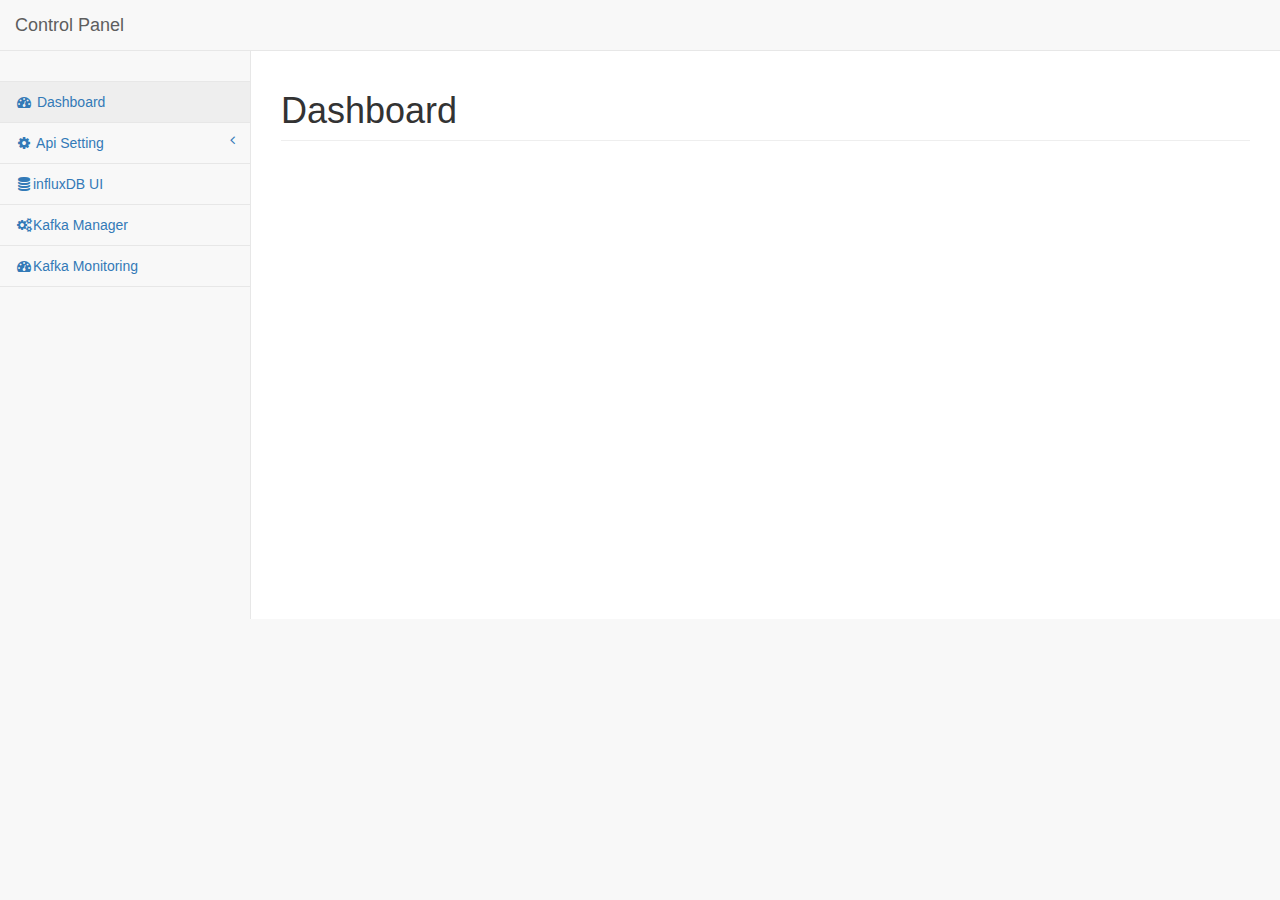
<file: WebContent/index.html>
<!DOCTYPE html>
<html>
<head>
<meta http-equiv="refresh" content="0;url=pages/index.html">
<title>SB Admin 2</title>
<script language="javascript">
    window.location.href = "pages/index.html"
</script>
</head>
<body>
Go to <a href="pages/index.html">/pages/index.html</a>
</body>
</html>
</file>
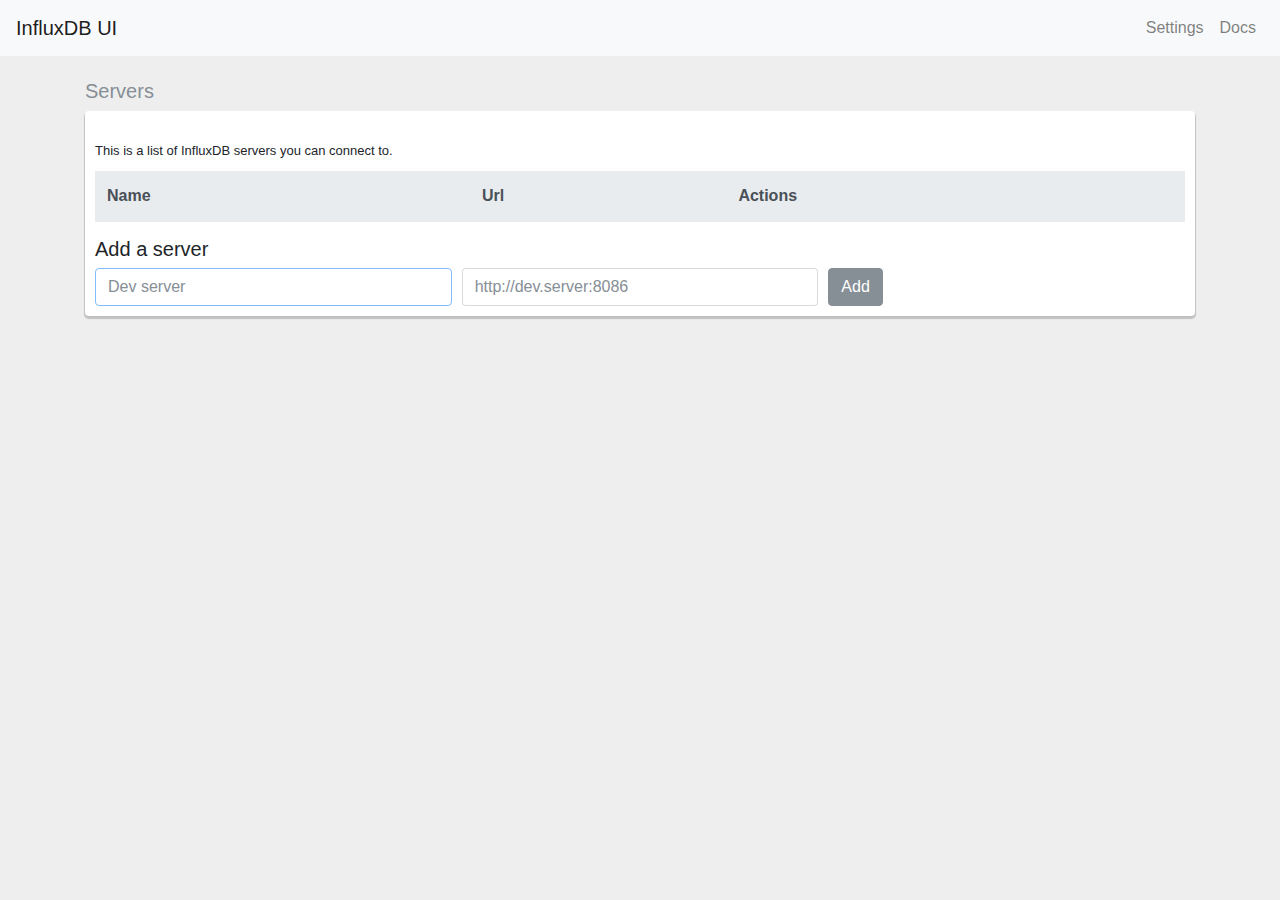
<file: WebContent/influxdbUi/index.html>
<!DOCTYPE html><html lang="en"><head><meta charset="utf-8"><meta name="viewport" content="width=device-width,initial-scale=1,shrink-to-fit=no"><meta name="theme-color" content="#000000"><link rel="manifest" href="./manifest.json"><link rel="shortcut icon" href="./favicon.ico"><title>InfluxDB UI</title><link href="./static/css/main.0aa6a088.css" rel="stylesheet"></head><body><noscript>You need to enable JavaScript to run this app.</noscript><div id="root"></div><script type="text/javascript" src="./static/js/main.c1daf628.js"></script></body></html>
</file>
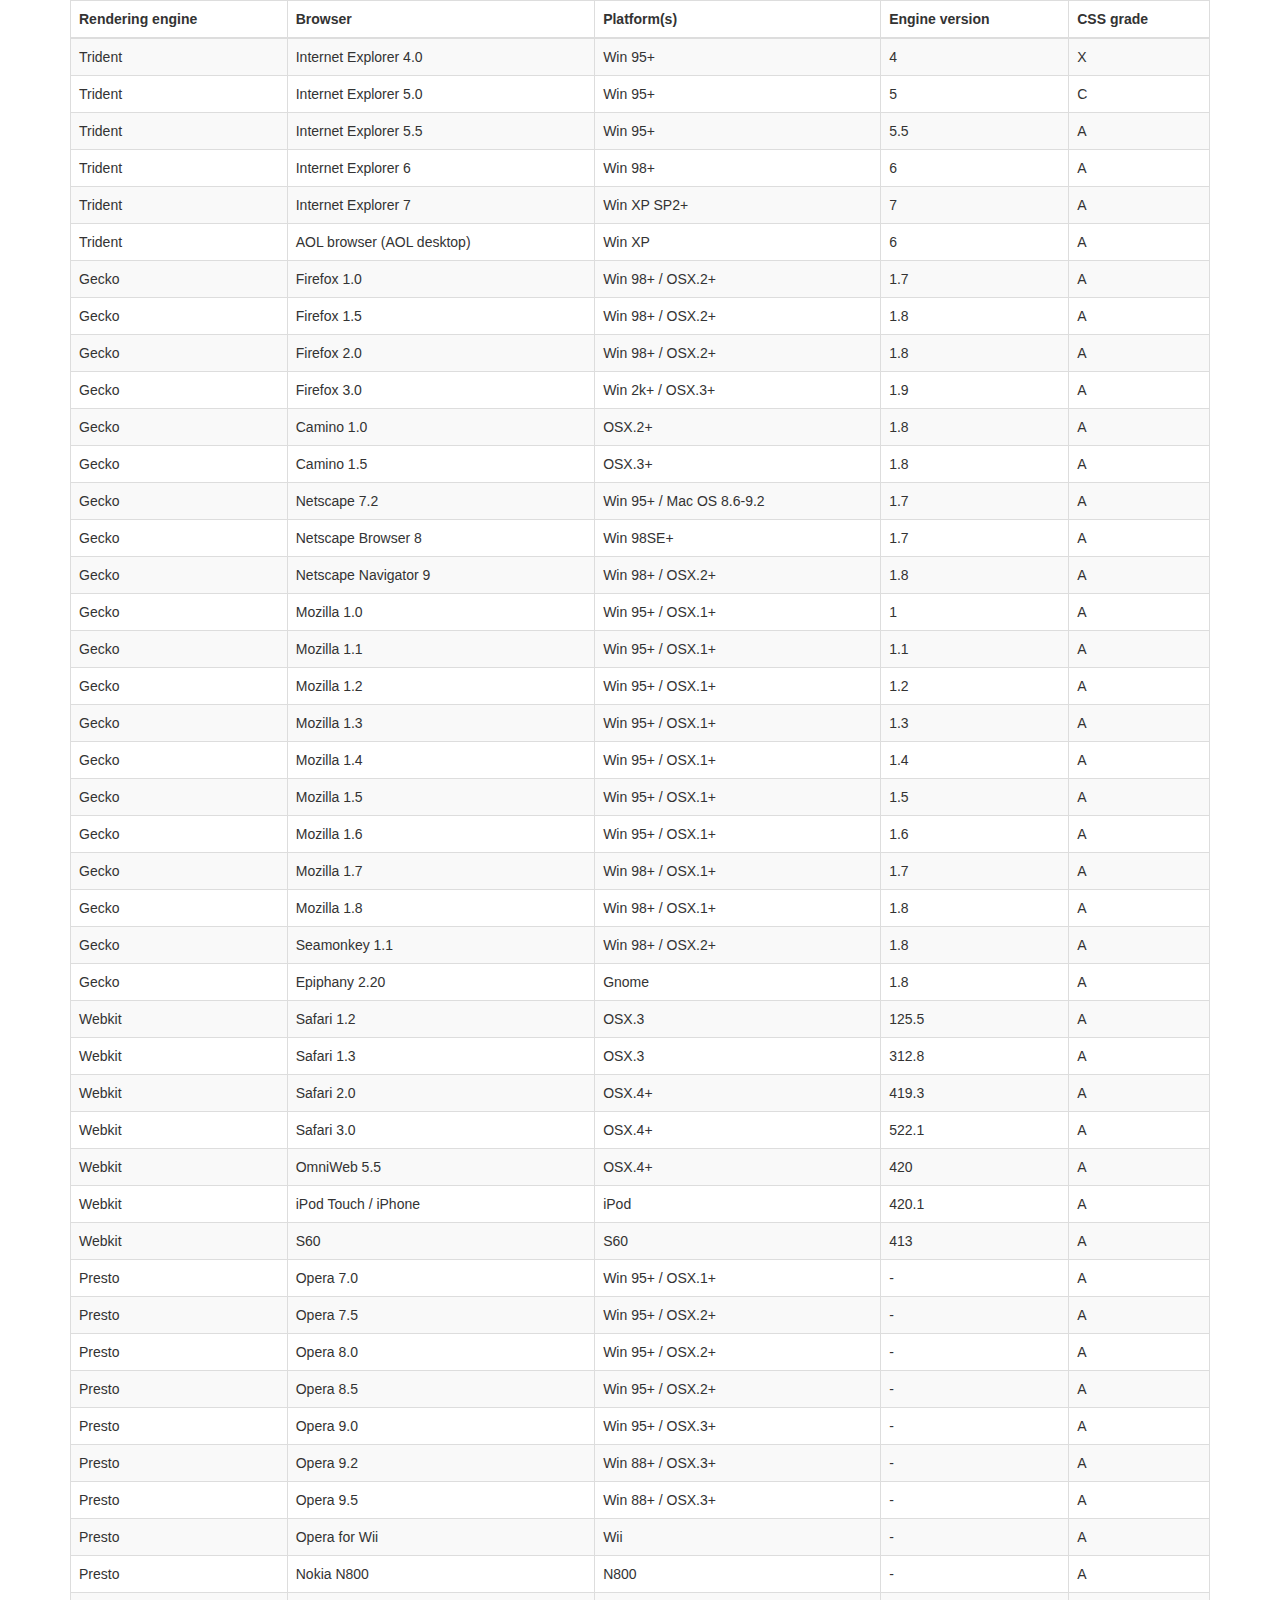
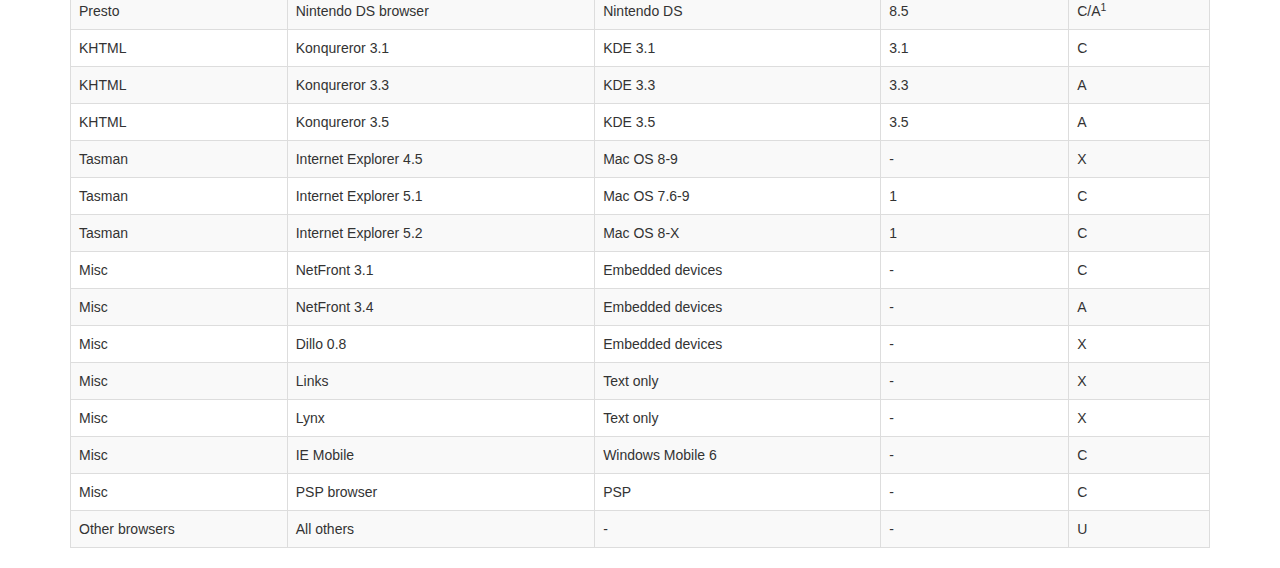
<file: WebContent/vendor/datatables-plugins/index.html>
<!DOCTYPE HTML PUBLIC "-//W3C//DTD HTML 4.01//EN" "http://www.w3.org/TR/html4/strict.dtd">
<html>
	<head>
		<meta http-equiv="content-type" content="text/html; charset=utf-8" />
		
		<title>DataTables Bootstrap 3 example</title>

		<link rel="stylesheet" type="text/css" href="//maxcdn.bootstrapcdn.com/bootstrap/3.3.0/css/bootstrap.min.css">
		<link rel="stylesheet" type="text/css" href="dataTables.bootstrap.css">

		<script type="text/javascript" language="javascript" src="//code.jquery.com/jquery-1.11.1.min.js"></script>
		<script type="text/javascript" language="javascript" src="//cdn.datatables.net/1.10.3/js/jquery.dataTables.min.js"></script>
		<script type="text/javascript" language="javascript" src="dataTables.bootstrap.js"></script>
		<script type="text/javascript" charset="utf-8">
			$(document).ready(function() {
				$('#example').dataTable();
			} );
		</script>
	</head>
	<body>
		<div class="container">
			
<table cellpadding="0" cellspacing="0" border="0" class="table table-striped table-bordered" id="example">
	<thead>
		<tr>
			<th>Rendering engine</th>
			<th>Browser</th>
			<th>Platform(s)</th>
			<th>Engine version</th>
			<th>CSS grade</th>
		</tr>
	</thead>
	<tbody>
		<tr class="odd gradeX">
			<td>Trident</td>
			<td>Internet
				 Explorer 4.0</td>
			<td>Win 95+</td>
			<td class="center"> 4</td>
			<td class="center">X</td>
		</tr>
		<tr class="even gradeC">
			<td>Trident</td>
			<td>Internet
				 Explorer 5.0</td>
			<td>Win 95+</td>
			<td class="center">5</td>
			<td class="center">C</td>
		</tr>
		<tr class="odd gradeA">
			<td>Trident</td>
			<td>Internet
				 Explorer 5.5</td>
			<td>Win 95+</td>
			<td class="center">5.5</td>
			<td class="center">A</td>
		</tr>
		<tr class="even gradeA">
			<td>Trident</td>
			<td>Internet
				 Explorer 6</td>
			<td>Win 98+</td>
			<td class="center">6</td>
			<td class="center">A</td>
		</tr>
		<tr class="odd gradeA">
			<td>Trident</td>
			<td>Internet Explorer 7</td>
			<td>Win XP SP2+</td>
			<td class="center">7</td>
			<td class="center">A</td>
		</tr>
		<tr class="even gradeA">
			<td>Trident</td>
			<td>AOL browser (AOL desktop)</td>
			<td>Win XP</td>
			<td class="center">6</td>
			<td class="center">A</td>
		</tr>
		<tr class="gradeA">
			<td>Gecko</td>
			<td>Firefox 1.0</td>
			<td>Win 98+ / OSX.2+</td>
			<td class="center">1.7</td>
			<td class="center">A</td>
		</tr>
		<tr class="gradeA">
			<td>Gecko</td>
			<td>Firefox 1.5</td>
			<td>Win 98+ / OSX.2+</td>
			<td class="center">1.8</td>
			<td class="center">A</td>
		</tr>
		<tr class="gradeA">
			<td>Gecko</td>
			<td>Firefox 2.0</td>
			<td>Win 98+ / OSX.2+</td>
			<td class="center">1.8</td>
			<td class="center">A</td>
		</tr>
		<tr class="gradeA">
			<td>Gecko</td>
			<td>Firefox 3.0</td>
			<td>Win 2k+ / OSX.3+</td>
			<td class="center">1.9</td>
			<td class="center">A</td>
		</tr>
		<tr class="gradeA">
			<td>Gecko</td>
			<td>Camino 1.0</td>
			<td>OSX.2+</td>
			<td class="center">1.8</td>
			<td class="center">A</td>
		</tr>
		<tr class="gradeA">
			<td>Gecko</td>
			<td>Camino 1.5</td>
			<td>OSX.3+</td>
			<td class="center">1.8</td>
			<td class="center">A</td>
		</tr>
		<tr class="gradeA">
			<td>Gecko</td>
			<td>Netscape 7.2</td>
			<td>Win 95+ / Mac OS 8.6-9.2</td>
			<td class="center">1.7</td>
			<td class="center">A</td>
		</tr>
		<tr class="gradeA">
			<td>Gecko</td>
			<td>Netscape Browser 8</td>
			<td>Win 98SE+</td>
			<td class="center">1.7</td>
			<td class="center">A</td>
		</tr>
		<tr class="gradeA">
			<td>Gecko</td>
			<td>Netscape Navigator 9</td>
			<td>Win 98+ / OSX.2+</td>
			<td class="center">1.8</td>
			<td class="center">A</td>
		</tr>
		<tr class="gradeA">
			<td>Gecko</td>
			<td>Mozilla 1.0</td>
			<td>Win 95+ / OSX.1+</td>
			<td class="center">1</td>
			<td class="center">A</td>
		</tr>
		<tr class="gradeA">
			<td>Gecko</td>
			<td>Mozilla 1.1</td>
			<td>Win 95+ / OSX.1+</td>
			<td class="center">1.1</td>
			<td class="center">A</td>
		</tr>
		<tr class="gradeA">
			<td>Gecko</td>
			<td>Mozilla 1.2</td>
			<td>Win 95+ / OSX.1+</td>
			<td class="center">1.2</td>
			<td class="center">A</td>
		</tr>
		<tr class="gradeA">
			<td>Gecko</td>
			<td>Mozilla 1.3</td>
			<td>Win 95+ / OSX.1+</td>
			<td class="center">1.3</td>
			<td class="center">A</td>
		</tr>
		<tr class="gradeA">
			<td>Gecko</td>
			<td>Mozilla 1.4</td>
			<td>Win 95+ / OSX.1+</td>
			<td class="center">1.4</td>
			<td class="center">A</td>
		</tr>
		<tr class="gradeA">
			<td>Gecko</td>
			<td>Mozilla 1.5</td>
			<td>Win 95+ / OSX.1+</td>
			<td class="center">1.5</td>
			<td class="center">A</td>
		</tr>
		<tr class="gradeA">
			<td>Gecko</td>
			<td>Mozilla 1.6</td>
			<td>Win 95+ / OSX.1+</td>
			<td class="center">1.6</td>
			<td class="center">A</td>
		</tr>
		<tr class="gradeA">
			<td>Gecko</td>
			<td>Mozilla 1.7</td>
			<td>Win 98+ / OSX.1+</td>
			<td class="center">1.7</td>
			<td class="center">A</td>
		</tr>
		<tr class="gradeA">
			<td>Gecko</td>
			<td>Mozilla 1.8</td>
			<td>Win 98+ / OSX.1+</td>
			<td class="center">1.8</td>
			<td class="center">A</td>
		</tr>
		<tr class="gradeA">
			<td>Gecko</td>
			<td>Seamonkey 1.1</td>
			<td>Win 98+ / OSX.2+</td>
			<td class="center">1.8</td>
			<td class="center">A</td>
		</tr>
		<tr class="gradeA">
			<td>Gecko</td>
			<td>Epiphany 2.20</td>
			<td>Gnome</td>
			<td class="center">1.8</td>
			<td class="center">A</td>
		</tr>
		<tr class="gradeA">
			<td>Webkit</td>
			<td>Safari 1.2</td>
			<td>OSX.3</td>
			<td class="center">125.5</td>
			<td class="center">A</td>
		</tr>
		<tr class="gradeA">
			<td>Webkit</td>
			<td>Safari 1.3</td>
			<td>OSX.3</td>
			<td class="center">312.8</td>
			<td class="center">A</td>
		</tr>
		<tr class="gradeA">
			<td>Webkit</td>
			<td>Safari 2.0</td>
			<td>OSX.4+</td>
			<td class="center">419.3</td>
			<td class="center">A</td>
		</tr>
		<tr class="gradeA">
			<td>Webkit</td>
			<td>Safari 3.0</td>
			<td>OSX.4+</td>
			<td class="center">522.1</td>
			<td class="center">A</td>
		</tr>
		<tr class="gradeA">
			<td>Webkit</td>
			<td>OmniWeb 5.5</td>
			<td>OSX.4+</td>
			<td class="center">420</td>
			<td class="center">A</td>
		</tr>
		<tr class="gradeA">
			<td>Webkit</td>
			<td>iPod Touch / iPhone</td>
			<td>iPod</td>
			<td class="center">420.1</td>
			<td class="center">A</td>
		</tr>
		<tr class="gradeA">
			<td>Webkit</td>
			<td>S60</td>
			<td>S60</td>
			<td class="center">413</td>
			<td class="center">A</td>
		</tr>
		<tr class="gradeA">
			<td>Presto</td>
			<td>Opera 7.0</td>
			<td>Win 95+ / OSX.1+</td>
			<td class="center">-</td>
			<td class="center">A</td>
		</tr>
		<tr class="gradeA">
			<td>Presto</td>
			<td>Opera 7.5</td>
			<td>Win 95+ / OSX.2+</td>
			<td class="center">-</td>
			<td class="center">A</td>
		</tr>
		<tr class="gradeA">
			<td>Presto</td>
			<td>Opera 8.0</td>
			<td>Win 95+ / OSX.2+</td>
			<td class="center">-</td>
			<td class="center">A</td>
		</tr>
		<tr class="gradeA">
			<td>Presto</td>
			<td>Opera 8.5</td>
			<td>Win 95+ / OSX.2+</td>
			<td class="center">-</td>
			<td class="center">A</td>
		</tr>
		<tr class="gradeA">
			<td>Presto</td>
			<td>Opera 9.0</td>
			<td>Win 95+ / OSX.3+</td>
			<td class="center">-</td>
			<td class="center">A</td>
		</tr>
		<tr class="gradeA">
			<td>Presto</td>
			<td>Opera 9.2</td>
			<td>Win 88+ / OSX.3+</td>
			<td class="center">-</td>
			<td class="center">A</td>
		</tr>
		<tr class="gradeA">
			<td>Presto</td>
			<td>Opera 9.5</td>
			<td>Win 88+ / OSX.3+</td>
			<td class="center">-</td>
			<td class="center">A</td>
		</tr>
		<tr class="gradeA">
			<td>Presto</td>
			<td>Opera for Wii</td>
			<td>Wii</td>
			<td class="center">-</td>
			<td class="center">A</td>
		</tr>
		<tr class="gradeA">
			<td>Presto</td>
			<td>Nokia N800</td>
			<td>N800</td>
			<td class="center">-</td>
			<td class="center">A</td>
		</tr>
		<tr class="gradeA">
			<td>Presto</td>
			<td>Nintendo DS browser</td>
			<td>Nintendo DS</td>
			<td class="center">8.5</td>
			<td class="center">C/A<sup>1</sup></td>
		</tr>
		<tr class="gradeC">
			<td>KHTML</td>
			<td>Konqureror 3.1</td>
			<td>KDE 3.1</td>
			<td class="center">3.1</td>
			<td class="center">C</td>
		</tr>
		<tr class="gradeA">
			<td>KHTML</td>
			<td>Konqureror 3.3</td>
			<td>KDE 3.3</td>
			<td class="center">3.3</td>
			<td class="center">A</td>
		</tr>
		<tr class="gradeA">
			<td>KHTML</td>
			<td>Konqureror 3.5</td>
			<td>KDE 3.5</td>
			<td class="center">3.5</td>
			<td class="center">A</td>
		</tr>
		<tr class="gradeX">
			<td>Tasman</td>
			<td>Internet Explorer 4.5</td>
			<td>Mac OS 8-9</td>
			<td class="center">-</td>
			<td class="center">X</td>
		</tr>
		<tr class="gradeC">
			<td>Tasman</td>
			<td>Internet Explorer 5.1</td>
			<td>Mac OS 7.6-9</td>
			<td class="center">1</td>
			<td class="center">C</td>
		</tr>
		<tr class="gradeC">
			<td>Tasman</td>
			<td>Internet Explorer 5.2</td>
			<td>Mac OS 8-X</td>
			<td class="center">1</td>
			<td class="center">C</td>
		</tr>
		<tr class="gradeA">
			<td>Misc</td>
			<td>NetFront 3.1</td>
			<td>Embedded devices</td>
			<td class="center">-</td>
			<td class="center">C</td>
		</tr>
		<tr class="gradeA">
			<td>Misc</td>
			<td>NetFront 3.4</td>
			<td>Embedded devices</td>
			<td class="center">-</td>
			<td class="center">A</td>
		</tr>
		<tr class="gradeX">
			<td>Misc</td>
			<td>Dillo 0.8</td>
			<td>Embedded devices</td>
			<td class="center">-</td>
			<td class="center">X</td>
		</tr>
		<tr class="gradeX">
			<td>Misc</td>
			<td>Links</td>
			<td>Text only</td>
			<td class="center">-</td>
			<td class="center">X</td>
		</tr>
		<tr class="gradeX">
			<td>Misc</td>
			<td>Lynx</td>
			<td>Text only</td>
			<td class="center">-</td>
			<td class="center">X</td>
		</tr>
		<tr class="gradeC">
			<td>Misc</td>
			<td>IE Mobile</td>
			<td>Windows Mobile 6</td>
			<td class="center">-</td>
			<td class="center">C</td>
		</tr>
		<tr class="gradeC">
			<td>Misc</td>
			<td>PSP browser</td>
			<td>PSP</td>
			<td class="center">-</td>
			<td class="center">C</td>
		</tr>
		<tr class="gradeU">
			<td>Other browsers</td>
			<td>All others</td>
			<td>-</td>
			<td class="center">-</td>
			<td class="center">U</td>
		</tr>
	</tbody>
</table>
			
		</div>
	</body>
</html>
</file>
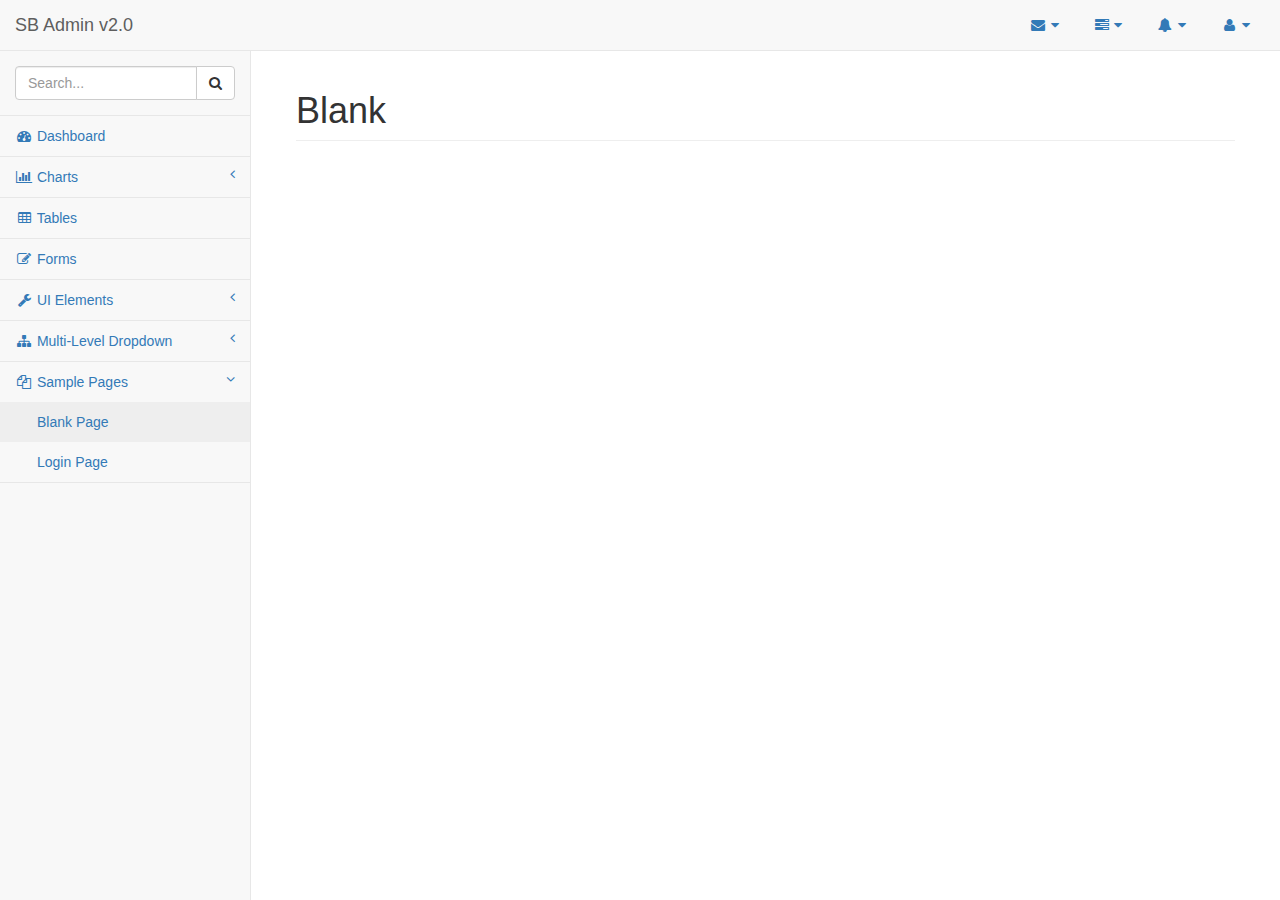
<file: WebContent/pages/blank.html>
<!DOCTYPE html>
<html lang="en">

<head>

    <meta charset="utf-8">
    <meta http-equiv="X-UA-Compatible" content="IE=edge">
    <meta name="viewport" content="width=device-width, initial-scale=1">
    <meta name="description" content="">
    <meta name="author" content="">

    <title>SB Admin 2 - Bootstrap Admin Theme</title>

    <!-- Bootstrap Core CSS -->
    <link href="../vendor/bootstrap/css/bootstrap.min.css" rel="stylesheet">

    <!-- MetisMenu CSS -->
    <link href="../vendor/metisMenu/metisMenu.min.css" rel="stylesheet">

    <!-- Custom CSS -->
    <link href="../dist/css/sb-admin-2.css" rel="stylesheet">

    <!-- Custom Fonts -->
    <link href="../vendor/font-awesome/css/font-awesome.min.css" rel="stylesheet" type="text/css">

    <!-- HTML5 Shim and Respond.js IE8 support of HTML5 elements and media queries -->
    <!-- WARNING: Respond.js doesn't work if you view the page via file:// -->
    <!--[if lt IE 9]>
        <script src="https://oss.maxcdn.com/libs/html5shiv/3.7.0/html5shiv.js"></script>
        <script src="https://oss.maxcdn.com/libs/respond.js/1.4.2/respond.min.js"></script>
    <![endif]-->

</head>

<body>

    <div id="wrapper">

        <!-- Navigation -->
        <nav class="navbar navbar-default navbar-static-top" role="navigation" style="margin-bottom: 0">
            <div class="navbar-header">
                <button type="button" class="navbar-toggle" data-toggle="collapse" data-target=".navbar-collapse">
                    <span class="sr-only">Toggle navigation</span>
                    <span class="icon-bar"></span>
                    <span class="icon-bar"></span>
                    <span class="icon-bar"></span>
                </button>
                <a class="navbar-brand" href="main.html">SB Admin v2.0</a>
            </div>
            <!-- /.navbar-header -->

            <ul class="nav navbar-top-links navbar-right">
                <li class="dropdown">
                    <a class="dropdown-toggle" data-toggle="dropdown" href="#">
                        <i class="fa fa-envelope fa-fw"></i> <i class="fa fa-caret-down"></i>
                    </a>
                    <ul class="dropdown-menu dropdown-messages">
                        <li>
                            <a href="#">
                                <div>
                                    <strong>John Smith</strong>
                                    <span class="pull-right text-muted">
                                        <em>Yesterday</em>
                                    </span>
                                </div>
                                <div>Lorem ipsum dolor sit amet, consectetur adipiscing elit. Pellentesque eleifend...</div>
                            </a>
                        </li>
                        <li class="divider"></li>
                        <li>
                            <a href="#">
                                <div>
                                    <strong>John Smith</strong>
                                    <span class="pull-right text-muted">
                                        <em>Yesterday</em>
                                    </span>
                                </div>
                                <div>Lorem ipsum dolor sit amet, consectetur adipiscing elit. Pellentesque eleifend...</div>
                            </a>
                        </li>
                        <li class="divider"></li>
                        <li>
                            <a href="#">
                                <div>
                                    <strong>John Smith</strong>
                                    <span class="pull-right text-muted">
                                        <em>Yesterday</em>
                                    </span>
                                </div>
                                <div>Lorem ipsum dolor sit amet, consectetur adipiscing elit. Pellentesque eleifend...</div>
                            </a>
                        </li>
                        <li class="divider"></li>
                        <li>
                            <a class="text-center" href="#">
                                <strong>Read All Messages</strong>
                                <i class="fa fa-angle-right"></i>
                            </a>
                        </li>
                    </ul>
                    <!-- /.dropdown-messages -->
                </li>
                <!-- /.dropdown -->
                <li class="dropdown">
                    <a class="dropdown-toggle" data-toggle="dropdown" href="#">
                        <i class="fa fa-tasks fa-fw"></i> <i class="fa fa-caret-down"></i>
                    </a>
                    <ul class="dropdown-menu dropdown-tasks">
                        <li>
                            <a href="#">
                                <div>
                                    <p>
                                        <strong>Task 1</strong>
                                        <span class="pull-right text-muted">40% Complete</span>
                                    </p>
                                    <div class="progress progress-striped active">
                                        <div class="progress-bar progress-bar-success" role="progressbar" aria-valuenow="40" aria-valuemin="0" aria-valuemax="100" style="width: 40%">
                                            <span class="sr-only">40% Complete (success)</span>
                                        </div>
                                    </div>
                                </div>
                            </a>
                        </li>
                        <li class="divider"></li>
                        <li>
                            <a href="#">
                                <div>
                                    <p>
                                        <strong>Task 2</strong>
                                        <span class="pull-right text-muted">20% Complete</span>
                                    </p>
                                    <div class="progress progress-striped active">
                                        <div class="progress-bar progress-bar-info" role="progressbar" aria-valuenow="20" aria-valuemin="0" aria-valuemax="100" style="width: 20%">
                                            <span class="sr-only">20% Complete</span>
                                        </div>
                                    </div>
                                </div>
                            </a>
                        </li>
                        <li class="divider"></li>
                        <li>
                            <a href="#">
                                <div>
                                    <p>
                                        <strong>Task 3</strong>
                                        <span class="pull-right text-muted">60% Complete</span>
                                    </p>
                                    <div class="progress progress-striped active">
                                        <div class="progress-bar progress-bar-warning" role="progressbar" aria-valuenow="60" aria-valuemin="0" aria-valuemax="100" style="width: 60%">
                                            <span class="sr-only">60% Complete (warning)</span>
                                        </div>
                                    </div>
                                </div>
                            </a>
                        </li>
                        <li class="divider"></li>
                        <li>
                            <a href="#">
                                <div>
                                    <p>
                                        <strong>Task 4</strong>
                                        <span class="pull-right text-muted">80% Complete</span>
                                    </p>
                                    <div class="progress progress-striped active">
                                        <div class="progress-bar progress-bar-danger" role="progressbar" aria-valuenow="80" aria-valuemin="0" aria-valuemax="100" style="width: 80%">
                                            <span class="sr-only">80% Complete (danger)</span>
                                        </div>
                                    </div>
                                </div>
                            </a>
                        </li>
                        <li class="divider"></li>
                        <li>
                            <a class="text-center" href="#">
                                <strong>See All Tasks</strong>
                                <i class="fa fa-angle-right"></i>
                            </a>
                        </li>
                    </ul>
                    <!-- /.dropdown-tasks -->
                </li>
                <!-- /.dropdown -->
                <li class="dropdown">
                    <a class="dropdown-toggle" data-toggle="dropdown" href="#">
                        <i class="fa fa-bell fa-fw"></i> <i class="fa fa-caret-down"></i>
                    </a>
                    <ul class="dropdown-menu dropdown-alerts">
                        <li>
                            <a href="#">
                                <div>
                                    <i class="fa fa-comment fa-fw"></i> New Comment
                                    <span class="pull-right text-muted small">4 minutes ago</span>
                                </div>
                            </a>
                        </li>
                        <li class="divider"></li>
                        <li>
                            <a href="#">
                                <div>
                                    <i class="fa fa-twitter fa-fw"></i> 3 New Followers
                                    <span class="pull-right text-muted small">12 minutes ago</span>
                                </div>
                            </a>
                        </li>
                        <li class="divider"></li>
                        <li>
                            <a href="#">
                                <div>
                                    <i class="fa fa-envelope fa-fw"></i> Message Sent
                                    <span class="pull-right text-muted small">4 minutes ago</span>
                                </div>
                            </a>
                        </li>
                        <li class="divider"></li>
                        <li>
                            <a href="#">
                                <div>
                                    <i class="fa fa-tasks fa-fw"></i> New Task
                                    <span class="pull-right text-muted small">4 minutes ago</span>
                                </div>
                            </a>
                        </li>
                        <li class="divider"></li>
                        <li>
                            <a href="#">
                                <div>
                                    <i class="fa fa-upload fa-fw"></i> Server Rebooted
                                    <span class="pull-right text-muted small">4 minutes ago</span>
                                </div>
                            </a>
                        </li>
                        <li class="divider"></li>
                        <li>
                            <a class="text-center" href="#">
                                <strong>See All Alerts</strong>
                                <i class="fa fa-angle-right"></i>
                            </a>
                        </li>
                    </ul>
                    <!-- /.dropdown-alerts -->
                </li>
                <!-- /.dropdown -->
                <li class="dropdown">
                    <a class="dropdown-toggle" data-toggle="dropdown" href="#">
                        <i class="fa fa-user fa-fw"></i> <i class="fa fa-caret-down"></i>
                    </a>
                    <ul class="dropdown-menu dropdown-user">
                        <li><a href="#"><i class="fa fa-user fa-fw"></i> User Profile</a>
                        </li>
                        <li><a href="#"><i class="fa fa-gear fa-fw"></i> Settings</a>
                        </li>
                        <li class="divider"></li>
                        <li><a href="login.html"><i class="fa fa-sign-out fa-fw"></i> Logout</a>
                        </li>
                    </ul>
                    <!-- /.dropdown-user -->
                </li>
                <!-- /.dropdown -->
            </ul>
            <!-- /.navbar-top-links -->

            <div class="navbar-default sidebar" role="navigation">
                <div class="sidebar-nav navbar-collapse">
                    <ul class="nav" id="side-menu">
                        <li class="sidebar-search">
                            <div class="input-group custom-search-form">
                                <input type="text" class="form-control" placeholder="Search...">
                                <span class="input-group-btn">
                                    <button class="btn btn-default" type="button">
                                        <i class="fa fa-search"></i>
                                    </button>
                                </span>
                            </div>
                            <!-- /input-group -->
                        </li>
                        <li>
                            <a href="index.html"><i class="fa fa-dashboard fa-fw"></i> Dashboard</a>
                        </li>
                        <li>
                            <a href="#"><i class="fa fa-bar-chart-o fa-fw"></i> Charts<span class="fa arrow"></span></a>
                            <ul class="nav nav-second-level">
                                <li>
                                    <a href="flot.html">Flot Charts</a>
                                </li>
                                <li>
                                    <a href="morris.html">Morris.js Charts</a>
                                </li>
                            </ul>
                            <!-- /.nav-second-level -->
                        </li>
                        <li>
                            <a href="tables.html"><i class="fa fa-table fa-fw"></i> Tables</a>
                        </li>
                        <li>
                            <a href="forms.html"><i class="fa fa-edit fa-fw"></i> Forms</a>
                        </li>
                        <li>
                            <a href="#"><i class="fa fa-wrench fa-fw"></i> UI Elements<span class="fa arrow"></span></a>
                            <ul class="nav nav-second-level">
                                <li>
                                    <a href="panels-wells.html">Panels and Wells</a>
                                </li>
                                <li>
                                    <a href="buttons.html">Buttons</a>
                                </li>
                                <li>
                                    <a href="notifications.html">Notifications</a>
                                </li>
                                <li>
                                    <a href="typography.html">Typography</a>
                                </li>
                                <li>
                                    <a href="icons.html"> Icons</a>
                                </li>
                                <li>
                                    <a href="grid.html">Grid</a>
                                </li>
                            </ul>
                            <!-- /.nav-second-level -->
                        </li>
                        <li>
                            <a href="#"><i class="fa fa-sitemap fa-fw"></i> Multi-Level Dropdown<span class="fa arrow"></span></a>
                            <ul class="nav nav-second-level">
                                <li>
                                    <a href="#">Second Level Item</a>
                                </li>
                                <li>
                                    <a href="#">Second Level Item</a>
                                </li>
                                <li>
                                    <a href="#">Third Level <span class="fa arrow"></span></a>
                                    <ul class="nav nav-third-level">
                                        <li>
                                            <a href="#">Third Level Item</a>
                                        </li>
                                        <li>
                                            <a href="#">Third Level Item</a>
                                        </li>
                                        <li>
                                            <a href="#">Third Level Item</a>
                                        </li>
                                        <li>
                                            <a href="#">Third Level Item</a>
                                        </li>
                                    </ul>
                                    <!-- /.nav-third-level -->
                                </li>
                            </ul>
                            <!-- /.nav-second-level -->
                        </li>
                        <li class="active">
                            <a href="#"><i class="fa fa-files-o fa-fw"></i> Sample Pages<span class="fa arrow"></span></a>
                            <ul class="nav nav-second-level">
                                <li>
                                    <a class="active" href="blank.html">Blank Page</a>
                                </li>
                                <li>
                                    <a href="login.html">Login Page</a>
                                </li>
                            </ul>
                            <!-- /.nav-second-level -->
                        </li>
                    </ul>
                </div>
                <!-- /.sidebar-collapse -->
            </div>
            <!-- /.navbar-static-side -->
        </nav>

        <!-- Page Content -->
        <div id="page-wrapper">
            <div class="container-fluid">
                <div class="row">
                    <div class="col-lg-12">
                        <h1 class="page-header">Blank</h1>
                    </div>
                    <!-- /.col-lg-12 -->
                </div>
                <!-- /.row -->
            </div>
            <!-- /.container-fluid -->
        </div>
        <!-- /#page-wrapper -->

    </div>
    <!-- /#wrapper -->

    <!-- jQuery -->
    <script src="../vendor/jquery/jquery.min.js"></script>

    <!-- Bootstrap Core JavaScript -->
    <script src="../vendor/bootstrap/js/bootstrap.min.js"></script>

    <!-- Metis Menu Plugin JavaScript -->
    <script src="../vendor/metisMenu/metisMenu.min.js"></script>

    <!-- Custom Theme JavaScript -->
    <script src="../dist/js/sb-admin-2.js"></script>

</body>

</html>
</file>
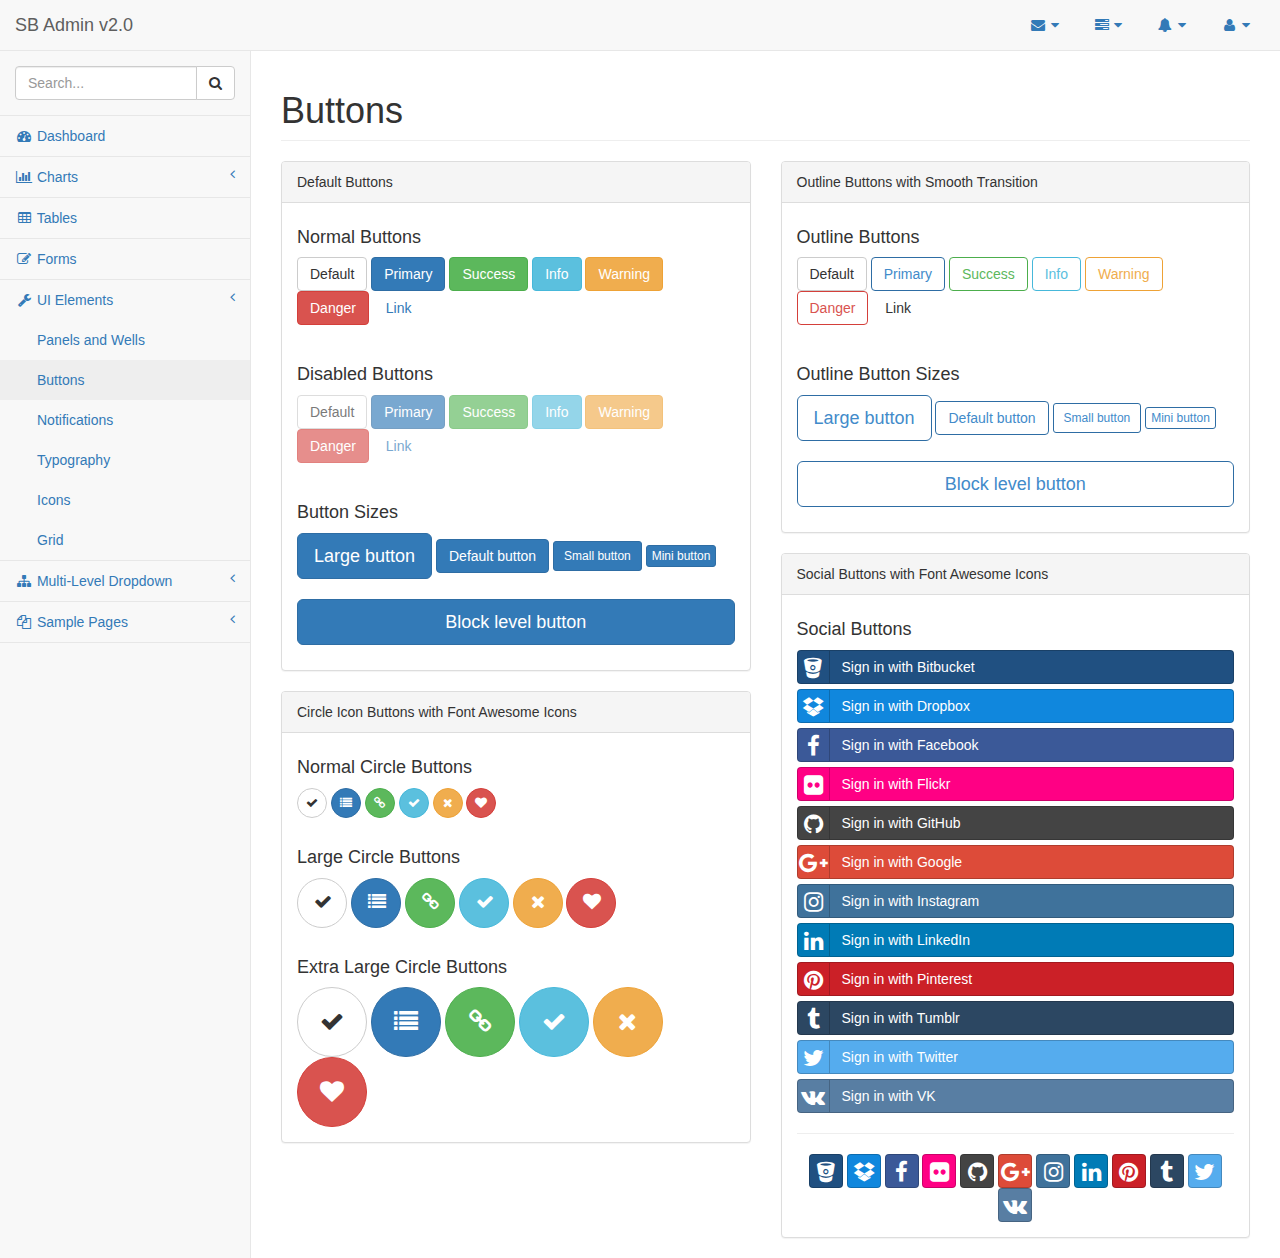
<file: WebContent/pages/buttons.html>
<!DOCTYPE html>
<html lang="en">

<head>

    <meta charset="utf-8">
    <meta http-equiv="X-UA-Compatible" content="IE=edge">
    <meta name="viewport" content="width=device-width, initial-scale=1">
    <meta name="description" content="">
    <meta name="author" content="">

    <title>SB Admin 2 - Bootstrap Admin Theme</title>

    <!-- Bootstrap Core CSS -->
    <link href="../vendor/bootstrap/css/bootstrap.min.css" rel="stylesheet">

    <!-- MetisMenu CSS -->
    <link href="../vendor/metisMenu/metisMenu.min.css" rel="stylesheet">

    <!-- Social Buttons CSS -->
    <link href="../vendor/bootstrap-social/bootstrap-social.css" rel="stylesheet">

    <!-- Custom CSS -->
    <link href="../dist/css/sb-admin-2.css" rel="stylesheet">

    <!-- Custom Fonts -->
    <link href="../vendor/font-awesome/css/font-awesome.min.css" rel="stylesheet" type="text/css">

    <!-- HTML5 Shim and Respond.js IE8 support of HTML5 elements and media queries -->
    <!-- WARNING: Respond.js doesn't work if you view the page via file:// -->
    <!--[if lt IE 9]>
        <script src="https://oss.maxcdn.com/libs/html5shiv/3.7.0/html5shiv.js"></script>
        <script src="https://oss.maxcdn.com/libs/respond.js/1.4.2/respond.min.js"></script>
    <![endif]-->

</head>

<body>

    <div id="wrapper">

        <!-- Navigation -->
        <nav class="navbar navbar-default navbar-static-top" role="navigation" style="margin-bottom: 0">
            <div class="navbar-header">
                <button type="button" class="navbar-toggle" data-toggle="collapse" data-target=".navbar-collapse">
                    <span class="sr-only">Toggle navigation</span>
                    <span class="icon-bar"></span>
                    <span class="icon-bar"></span>
                    <span class="icon-bar"></span>
                </button>
                <a class="navbar-brand" href="main.html">SB Admin v2.0</a>
            </div>
            <!-- /.navbar-header -->

            <ul class="nav navbar-top-links navbar-right">
                <li class="dropdown">
                    <a class="dropdown-toggle" data-toggle="dropdown" href="#">
                        <i class="fa fa-envelope fa-fw"></i> <i class="fa fa-caret-down"></i>
                    </a>
                    <ul class="dropdown-menu dropdown-messages">
                        <li>
                            <a href="#">
                                <div>
                                    <strong>John Smith</strong>
                                    <span class="pull-right text-muted">
                                        <em>Yesterday</em>
                                    </span>
                                </div>
                                <div>Lorem ipsum dolor sit amet, consectetur adipiscing elit. Pellentesque eleifend...</div>
                            </a>
                        </li>
                        <li class="divider"></li>
                        <li>
                            <a href="#">
                                <div>
                                    <strong>John Smith</strong>
                                    <span class="pull-right text-muted">
                                        <em>Yesterday</em>
                                    </span>
                                </div>
                                <div>Lorem ipsum dolor sit amet, consectetur adipiscing elit. Pellentesque eleifend...</div>
                            </a>
                        </li>
                        <li class="divider"></li>
                        <li>
                            <a href="#">
                                <div>
                                    <strong>John Smith</strong>
                                    <span class="pull-right text-muted">
                                        <em>Yesterday</em>
                                    </span>
                                </div>
                                <div>Lorem ipsum dolor sit amet, consectetur adipiscing elit. Pellentesque eleifend...</div>
                            </a>
                        </li>
                        <li class="divider"></li>
                        <li>
                            <a class="text-center" href="#">
                                <strong>Read All Messages</strong>
                                <i class="fa fa-angle-right"></i>
                            </a>
                        </li>
                    </ul>
                    <!-- /.dropdown-messages -->
                </li>
                <!-- /.dropdown -->
                <li class="dropdown">
                    <a class="dropdown-toggle" data-toggle="dropdown" href="#">
                        <i class="fa fa-tasks fa-fw"></i> <i class="fa fa-caret-down"></i>
                    </a>
                    <ul class="dropdown-menu dropdown-tasks">
                        <li>
                            <a href="#">
                                <div>
                                    <p>
                                        <strong>Task 1</strong>
                                        <span class="pull-right text-muted">40% Complete</span>
                                    </p>
                                    <div class="progress progress-striped active">
                                        <div class="progress-bar progress-bar-success" role="progressbar" aria-valuenow="40" aria-valuemin="0" aria-valuemax="100" style="width: 40%">
                                            <span class="sr-only">40% Complete (success)</span>
                                        </div>
                                    </div>
                                </div>
                            </a>
                        </li>
                        <li class="divider"></li>
                        <li>
                            <a href="#">
                                <div>
                                    <p>
                                        <strong>Task 2</strong>
                                        <span class="pull-right text-muted">20% Complete</span>
                                    </p>
                                    <div class="progress progress-striped active">
                                        <div class="progress-bar progress-bar-info" role="progressbar" aria-valuenow="20" aria-valuemin="0" aria-valuemax="100" style="width: 20%">
                                            <span class="sr-only">20% Complete</span>
                                        </div>
                                    </div>
                                </div>
                            </a>
                        </li>
                        <li class="divider"></li>
                        <li>
                            <a href="#">
                                <div>
                                    <p>
                                        <strong>Task 3</strong>
                                        <span class="pull-right text-muted">60% Complete</span>
                                    </p>
                                    <div class="progress progress-striped active">
                                        <div class="progress-bar progress-bar-warning" role="progressbar" aria-valuenow="60" aria-valuemin="0" aria-valuemax="100" style="width: 60%">
                                            <span class="sr-only">60% Complete (warning)</span>
                                        </div>
                                    </div>
                                </div>
                            </a>
                        </li>
                        <li class="divider"></li>
                        <li>
                            <a href="#">
                                <div>
                                    <p>
                                        <strong>Task 4</strong>
                                        <span class="pull-right text-muted">80% Complete</span>
                                    </p>
                                    <div class="progress progress-striped active">
                                        <div class="progress-bar progress-bar-danger" role="progressbar" aria-valuenow="80" aria-valuemin="0" aria-valuemax="100" style="width: 80%">
                                            <span class="sr-only">80% Complete (danger)</span>
                                        </div>
                                    </div>
                                </div>
                            </a>
                        </li>
                        <li class="divider"></li>
                        <li>
                            <a class="text-center" href="#">
                                <strong>See All Tasks</strong>
                                <i class="fa fa-angle-right"></i>
                            </a>
                        </li>
                    </ul>
                    <!-- /.dropdown-tasks -->
                </li>
                <!-- /.dropdown -->
                <li class="dropdown">
                    <a class="dropdown-toggle" data-toggle="dropdown" href="#">
                        <i class="fa fa-bell fa-fw"></i> <i class="fa fa-caret-down"></i>
                    </a>
                    <ul class="dropdown-menu dropdown-alerts">
                        <li>
                            <a href="#">
                                <div>
                                    <i class="fa fa-comment fa-fw"></i> New Comment
                                    <span class="pull-right text-muted small">4 minutes ago</span>
                                </div>
                            </a>
                        </li>
                        <li class="divider"></li>
                        <li>
                            <a href="#">
                                <div>
                                    <i class="fa fa-twitter fa-fw"></i> 3 New Followers
                                    <span class="pull-right text-muted small">12 minutes ago</span>
                                </div>
                            </a>
                        </li>
                        <li class="divider"></li>
                        <li>
                            <a href="#">
                                <div>
                                    <i class="fa fa-envelope fa-fw"></i> Message Sent
                                    <span class="pull-right text-muted small">4 minutes ago</span>
                                </div>
                            </a>
                        </li>
                        <li class="divider"></li>
                        <li>
                            <a href="#">
                                <div>
                                    <i class="fa fa-tasks fa-fw"></i> New Task
                                    <span class="pull-right text-muted small">4 minutes ago</span>
                                </div>
                            </a>
                        </li>
                        <li class="divider"></li>
                        <li>
                            <a href="#">
                                <div>
                                    <i class="fa fa-upload fa-fw"></i> Server Rebooted
                                    <span class="pull-right text-muted small">4 minutes ago</span>
                                </div>
                            </a>
                        </li>
                        <li class="divider"></li>
                        <li>
                            <a class="text-center" href="#">
                                <strong>See All Alerts</strong>
                                <i class="fa fa-angle-right"></i>
                            </a>
                        </li>
                    </ul>
                    <!-- /.dropdown-alerts -->
                </li>
                <!-- /.dropdown -->
                <li class="dropdown">
                    <a class="dropdown-toggle" data-toggle="dropdown" href="#">
                        <i class="fa fa-user fa-fw"></i> <i class="fa fa-caret-down"></i>
                    </a>
                    <ul class="dropdown-menu dropdown-user">
                        <li><a href="#"><i class="fa fa-user fa-fw"></i> User Profile</a>
                        </li>
                        <li><a href="#"><i class="fa fa-gear fa-fw"></i> Settings</a>
                        </li>
                        <li class="divider"></li>
                        <li><a href="login.html"><i class="fa fa-sign-out fa-fw"></i> Logout</a>
                        </li>
                    </ul>
                    <!-- /.dropdown-user -->
                </li>
                <!-- /.dropdown -->
            </ul>
            <!-- /.navbar-top-links -->

            <div class="navbar-default sidebar" role="navigation">
                <div class="sidebar-nav navbar-collapse">
                    <ul class="nav" id="side-menu">
                        <li class="sidebar-search">
                            <div class="input-group custom-search-form">
                                <input type="text" class="form-control" placeholder="Search...">
                                <span class="input-group-btn">
                                <button class="btn btn-default" type="button">
                                    <i class="fa fa-search"></i>
                                </button>
                            </span>
                            </div>
                            <!-- /input-group -->
                        </li>
                        <li>
                            <a href="index.html"><i class="fa fa-dashboard fa-fw"></i> Dashboard</a>
                        </li>
                        <li>
                            <a href="#"><i class="fa fa-bar-chart-o fa-fw"></i> Charts<span class="fa arrow"></span></a>
                            <ul class="nav nav-second-level">
                                <li>
                                    <a href="flot.html">Flot Charts</a>
                                </li>
                                <li>
                                    <a href="morris.html">Morris.js Charts</a>
                                </li>
                            </ul>
                            <!-- /.nav-second-level -->
                        </li>
                        <li>
                            <a href="tables.html"><i class="fa fa-table fa-fw"></i> Tables</a>
                        </li>
                        <li>
                            <a href="forms.html"><i class="fa fa-edit fa-fw"></i> Forms</a>
                        </li>
                        <li>
                            <a href="#"><i class="fa fa-wrench fa-fw"></i> UI Elements<span class="fa arrow"></span></a>
                            <ul class="nav nav-second-level">
                                <li>
                                    <a href="panels-wells.html">Panels and Wells</a>
                                </li>
                                <li>
                                    <a href="buttons.html">Buttons</a>
                                </li>
                                <li>
                                    <a href="notifications.html">Notifications</a>
                                </li>
                                <li>
                                    <a href="typography.html">Typography</a>
                                </li>
                                <li>
                                    <a href="icons.html"> Icons</a>
                                </li>
                                <li>
                                    <a href="grid.html">Grid</a>
                                </li>
                            </ul>
                            <!-- /.nav-second-level -->
                        </li>
                        <li>
                            <a href="#"><i class="fa fa-sitemap fa-fw"></i> Multi-Level Dropdown<span class="fa arrow"></span></a>
                            <ul class="nav nav-second-level">
                                <li>
                                    <a href="#">Second Level Item</a>
                                </li>
                                <li>
                                    <a href="#">Second Level Item</a>
                                </li>
                                <li>
                                    <a href="#">Third Level <span class="fa arrow"></span></a>
                                    <ul class="nav nav-third-level">
                                        <li>
                                            <a href="#">Third Level Item</a>
                                        </li>
                                        <li>
                                            <a href="#">Third Level Item</a>
                                        </li>
                                        <li>
                                            <a href="#">Third Level Item</a>
                                        </li>
                                        <li>
                                            <a href="#">Third Level Item</a>
                                        </li>
                                    </ul>
                                    <!-- /.nav-third-level -->
                                </li>
                            </ul>
                            <!-- /.nav-second-level -->
                        </li>
                        <li>
                            <a href="#"><i class="fa fa-files-o fa-fw"></i> Sample Pages<span class="fa arrow"></span></a>
                            <ul class="nav nav-second-level">
                                <li>
                                    <a href="blank.html">Blank Page</a>
                                </li>
                                <li>
                                    <a href="login.html">Login Page</a>
                                </li>
                            </ul>
                            <!-- /.nav-second-level -->
                        </li>
                    </ul>
                </div>
                <!-- /.sidebar-collapse -->
            </div>
            <!-- /.navbar-static-side -->
        </nav>

        <!-- Page Content -->
        <div id="page-wrapper">
            <div class="row">
                <div class="col-lg-12">
                    <h1 class="page-header">Buttons</h1>
                </div>
                <!-- /.col-lg-12 -->
            </div>
            <!-- /.row -->
            <div class="row">
                <div class="col-lg-6">
                    <div class="panel panel-default">
                        <div class="panel-heading">
                            Default Buttons
                        </div>
                        <!-- /.panel-heading -->
                        <div class="panel-body">
                            <h4>Normal Buttons</h4>
                            <p>
                                <button type="button" class="btn btn-default">Default</button>
                                <button type="button" class="btn btn-primary">Primary</button>
                                <button type="button" class="btn btn-success">Success</button>
                                <button type="button" class="btn btn-info">Info</button>
                                <button type="button" class="btn btn-warning">Warning</button>
                                <button type="button" class="btn btn-danger">Danger</button>
                                <button type="button" class="btn btn-link">Link</button>
                            </p>
                            <br>
                            <h4>Disabled Buttons</h4>
                            <p>
                                <button type="button" class="btn btn-default disabled">Default</button>
                                <button type="button" class="btn btn-primary disabled">Primary</button>
                                <button type="button" class="btn btn-success disabled">Success</button>
                                <button type="button" class="btn btn-info disabled">Info</button>
                                <button type="button" class="btn btn-warning disabled">Warning</button>
                                <button type="button" class="btn btn-danger disabled">Danger</button>
                                <button type="button" class="btn btn-link disabled">Link</button>
                            </p>
                            <br>
                            <h4>Button Sizes</h4>
                            <p>
                                <button type="button" class="btn btn-primary btn-lg">Large button</button>
                                <button type="button" class="btn btn-primary">Default button</button>
                                <button type="button" class="btn btn-primary btn-sm">Small button</button>
                                <button type="button" class="btn btn-primary btn-xs">Mini button</button>
                                <br>
                                <br>
                                <button type="button" class="btn btn-primary btn-lg btn-block">Block level button</button>
                            </p>
                        </div>
                        <!-- /.panel-body -->
                    </div>
                    <!-- /.panel -->
                    <div class="panel panel-default">
                        <div class="panel-heading">
                            Circle Icon Buttons with Font Awesome Icons
                        </div>
                        <!-- /.panel-heading -->
                        <div class="panel-body">
                            <h4>Normal Circle Buttons</h4>
                            <button type="button" class="btn btn-default btn-circle"><i class="fa fa-check"></i>
                            </button>
                            <button type="button" class="btn btn-primary btn-circle"><i class="fa fa-list"></i>
                            </button>
                            <button type="button" class="btn btn-success btn-circle"><i class="fa fa-link"></i>
                            </button>
                            <button type="button" class="btn btn-info btn-circle"><i class="fa fa-check"></i>
                            </button>
                            <button type="button" class="btn btn-warning btn-circle"><i class="fa fa-times"></i>
                            </button>
                            <button type="button" class="btn btn-danger btn-circle"><i class="fa fa-heart"></i>
                            </button>
                            <br>
                            <br>
                            <h4>Large Circle Buttons</h4>
                            <button type="button" class="btn btn-default btn-circle btn-lg"><i class="fa fa-check"></i>
                            </button>
                            <button type="button" class="btn btn-primary btn-circle btn-lg"><i class="fa fa-list"></i>
                            </button>
                            <button type="button" class="btn btn-success btn-circle btn-lg"><i class="fa fa-link"></i>
                            </button>
                            <button type="button" class="btn btn-info btn-circle btn-lg"><i class="fa fa-check"></i>
                            </button>
                            <button type="button" class="btn btn-warning btn-circle btn-lg"><i class="fa fa-times"></i>
                            </button>
                            <button type="button" class="btn btn-danger btn-circle btn-lg"><i class="fa fa-heart"></i>
                            </button>
                            <br>
                            <br>
                            <h4>Extra Large Circle Buttons</h4>
                            <button type="button" class="btn btn-default btn-circle btn-xl"><i class="fa fa-check"></i>
                            </button>
                            <button type="button" class="btn btn-primary btn-circle btn-xl"><i class="fa fa-list"></i>
                            </button>
                            <button type="button" class="btn btn-success btn-circle btn-xl"><i class="fa fa-link"></i>
                            </button>
                            <button type="button" class="btn btn-info btn-circle btn-xl"><i class="fa fa-check"></i>
                            </button>
                            <button type="button" class="btn btn-warning btn-circle btn-xl"><i class="fa fa-times"></i>
                            </button>
                            <button type="button" class="btn btn-danger btn-circle btn-xl"><i class="fa fa-heart"></i>
                            </button>
                        </div>
                        <!-- /.panel-body -->
                    </div>
                    <!-- /.panel -->
                </div>
                <!-- /.col-lg-6 -->
                <div class="col-lg-6">
                    <div class="panel panel-default">
                        <div class="panel-heading">
                            Outline Buttons with Smooth Transition
                        </div>
                        <!-- /.panel-heading -->
                        <div class="panel-body">
                            <h4>Outline Buttons</h4>
                            <p>
                                <button type="button" class="btn btn-outline btn-default">Default</button>
                                <button type="button" class="btn btn-outline btn-primary">Primary</button>
                                <button type="button" class="btn btn-outline btn-success">Success</button>
                                <button type="button" class="btn btn-outline btn-info">Info</button>
                                <button type="button" class="btn btn-outline btn-warning">Warning</button>
                                <button type="button" class="btn btn-outline btn-danger">Danger</button>
                                <button type="button" class="btn btn-outline btn-link">Link</button>
                            </p>
                            <br>
                            <h4>Outline Button Sizes</h4>
                            <p>
                                <button type="button" class="btn btn-outline btn-primary btn-lg">Large button</button>
                                <button type="button" class="btn btn-outline btn-primary">Default button</button>
                                <button type="button" class="btn btn-outline btn-primary btn-sm">Small button</button>
                                <button type="button" class="btn btn-outline btn-primary btn-xs">Mini button</button>
                                <br>
                                <br>
                                <button type="button" class="btn btn-outline btn-primary btn-lg btn-block">Block level button</button>
                            </p>
                        </div>
                        <!-- /.panel-body -->
                    </div>
                    <!-- /.panel -->
                    <div class="panel panel-default">
                        <div class="panel-heading">
                            Social Buttons with Font Awesome Icons
                        </div>
                        <!-- /.panel-heading -->
                        <div class="panel-body">
                            <h4>Social Buttons</h4>
                            <a class="btn btn-block btn-social btn-bitbucket">
                                <i class="fa fa-bitbucket"></i> Sign in with Bitbucket
                            </a>
                            <a class="btn btn-block btn-social btn-dropbox">
                                <i class="fa fa-dropbox"></i> Sign in with Dropbox
                            </a>
                            <a class="btn btn-block btn-social btn-facebook">
                                <i class="fa fa-facebook"></i> Sign in with Facebook
                            </a>
                            <a class="btn btn-block btn-social btn-flickr">
                                <i class="fa fa-flickr"></i> Sign in with Flickr
                            </a>
                            <a class="btn btn-block btn-social btn-github">
                                <i class="fa fa-github"></i> Sign in with GitHub
                            </a>
                            <a class="btn btn-block btn-social btn-google-plus">
                                <i class="fa fa-google-plus"></i> Sign in with Google
                            </a>
                            <a class="btn btn-block btn-social btn-instagram">
                                <i class="fa fa-instagram"></i> Sign in with Instagram
                            </a>
                            <a class="btn btn-block btn-social btn-linkedin">
                                <i class="fa fa-linkedin"></i> Sign in with LinkedIn
                            </a>
                            <a class="btn btn-block btn-social btn-pinterest">
                                <i class="fa fa-pinterest"></i> Sign in with Pinterest
                            </a>
                            <a class="btn btn-block btn-social btn-tumblr">
                                <i class="fa fa-tumblr"></i> Sign in with Tumblr
                            </a>
                            <a class="btn btn-block btn-social btn-twitter">
                                <i class="fa fa-twitter"></i> Sign in with Twitter
                            </a>
                            <a class="btn btn-block btn-social btn-vk">
                                <i class="fa fa-vk"></i> Sign in with VK
                            </a>

                            <hr>

                            <div class="text-center">
                                <a class="btn btn-social-icon btn-bitbucket"><i class="fa fa-bitbucket"></i></a>
                                <a class="btn btn-social-icon btn-dropbox"><i class="fa fa-dropbox"></i></a>
                                <a class="btn btn-social-icon btn-facebook"><i class="fa fa-facebook"></i></a>
                                <a class="btn btn-social-icon btn-flickr"><i class="fa fa-flickr"></i></a>
                                <a class="btn btn-social-icon btn-github"><i class="fa fa-github"></i></a>
                                <a class="btn btn-social-icon btn-google-plus"><i class="fa fa-google-plus"></i></a>
                                <a class="btn btn-social-icon btn-instagram"><i class="fa fa-instagram"></i></a>
                                <a class="btn btn-social-icon btn-linkedin"><i class="fa fa-linkedin"></i></a>
                                <a class="btn btn-social-icon btn-pinterest"><i class="fa fa-pinterest"></i></a>
                                <a class="btn btn-social-icon btn-tumblr"><i class="fa fa-tumblr"></i></a>
                                <a class="btn btn-social-icon btn-twitter"><i class="fa fa-twitter"></i></a>
                                <a class="btn btn-social-icon btn-vk"><i class="fa fa-vk"></i></a>
                            </div>
                        </div>
                        <!-- /.panel-body -->
                    </div>
                    <!-- /.panel -->
                </div>
                <!-- /.col-lg-6 -->
            </div>
            <!-- /.row -->
        </div>
        <!-- /#page-wrapper -->

    </div>
    <!-- /#wrapper -->

    <!-- jQuery -->
    <script src="../vendor/jquery/jquery.min.js"></script>

    <!-- Bootstrap Core JavaScript -->
    <script src="../vendor/bootstrap/js/bootstrap.min.js"></script>

    <!-- Metis Menu Plugin JavaScript -->
    <script src="../vendor/metisMenu/metisMenu.min.js"></script>

    <!-- Custom Theme JavaScript -->
    <script src="../dist/js/sb-admin-2.js"></script>

</body>

</html>
</file>
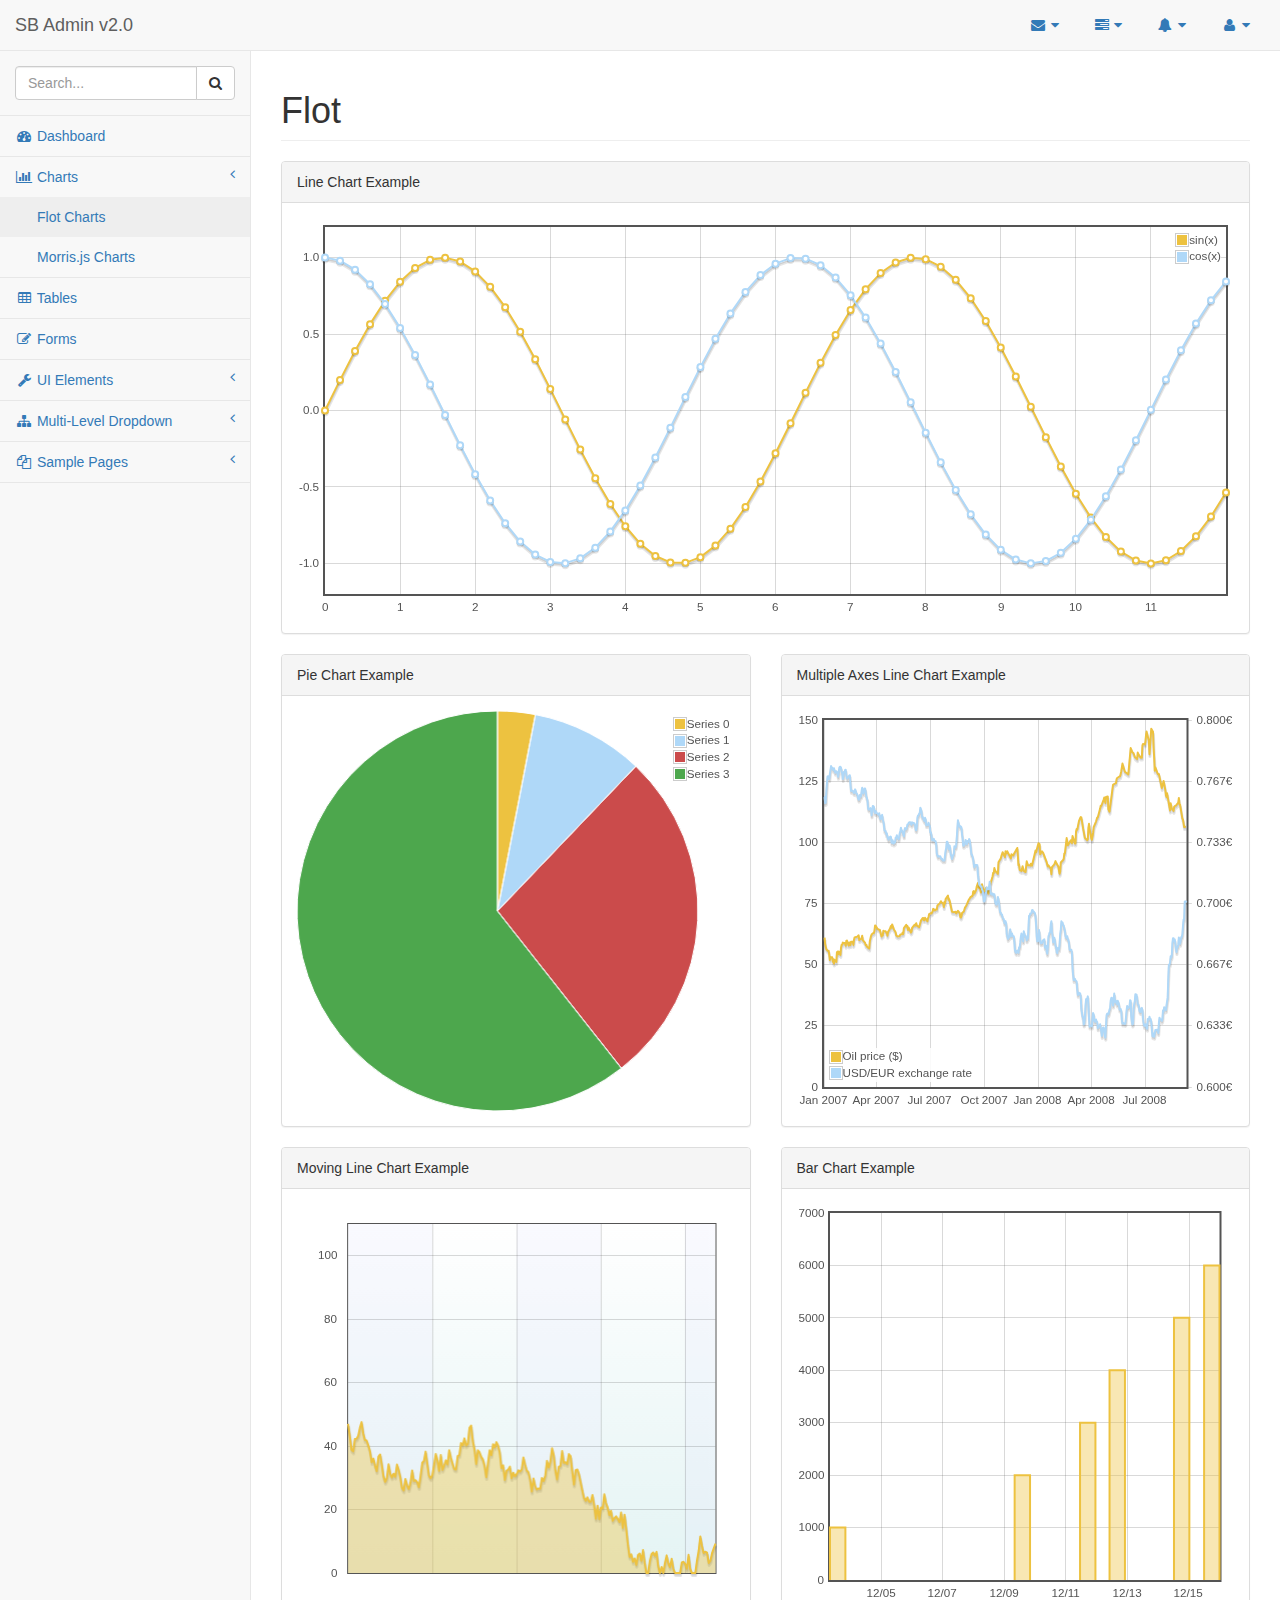
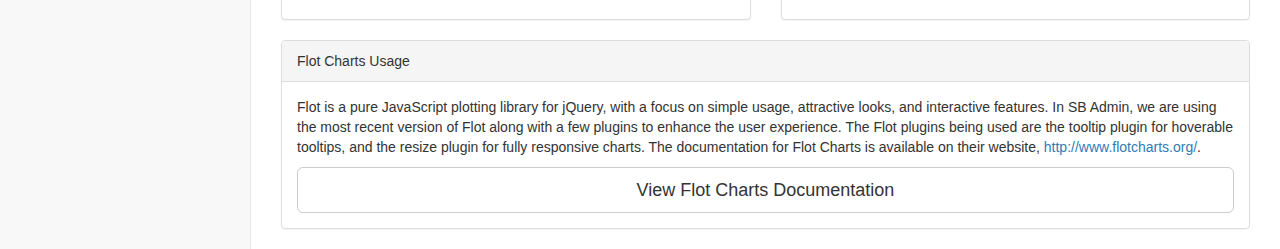
<file: WebContent/pages/flot.html>
<!DOCTYPE html>
<html lang="en">

<head>

    <meta charset="utf-8">
    <meta http-equiv="X-UA-Compatible" content="IE=edge">
    <meta name="viewport" content="width=device-width, initial-scale=1">
    <meta name="description" content="">
    <meta name="author" content="">

    <title>SB Admin 2 - Bootstrap Admin Theme</title>

    <!-- Bootstrap Core CSS -->
    <link href="../vendor/bootstrap/css/bootstrap.min.css" rel="stylesheet">

    <!-- MetisMenu CSS -->
    <link href="../vendor/metisMenu/metisMenu.min.css" rel="stylesheet">

    <!-- Custom CSS -->
    <link href="../dist/css/sb-admin-2.css" rel="stylesheet">

    <!-- Morris Charts CSS -->
    <link href="../vendor/morrisjs/morris.css" rel="stylesheet">

    <!-- Custom Fonts -->
    <link href="../vendor/font-awesome/css/font-awesome.min.css" rel="stylesheet" type="text/css">

    <!-- HTML5 Shim and Respond.js IE8 support of HTML5 elements and media queries -->
    <!-- WARNING: Respond.js doesn't work if you view the page via file:// -->
    <!--[if lt IE 9]>
        <script src="https://oss.maxcdn.com/libs/html5shiv/3.7.0/html5shiv.js"></script>
        <script src="https://oss.maxcdn.com/libs/respond.js/1.4.2/respond.min.js"></script>
    <![endif]-->

</head>

<body>

    <div id="wrapper">

        <!-- Navigation -->
        <nav class="navbar navbar-default navbar-static-top" role="navigation" style="margin-bottom: 0">
            <div class="navbar-header">
                <button type="button" class="navbar-toggle" data-toggle="collapse" data-target=".navbar-collapse">
                    <span class="sr-only">Toggle navigation</span>
                    <span class="icon-bar"></span>
                    <span class="icon-bar"></span>
                    <span class="icon-bar"></span>
                </button>
                <a class="navbar-brand" href="main.html">SB Admin v2.0</a>
            </div>
            <!-- /.navbar-header -->

            <ul class="nav navbar-top-links navbar-right">
                <li class="dropdown">
                    <a class="dropdown-toggle" data-toggle="dropdown" href="#">
                        <i class="fa fa-envelope fa-fw"></i> <i class="fa fa-caret-down"></i>
                    </a>
                    <ul class="dropdown-menu dropdown-messages">
                        <li>
                            <a href="#">
                                <div>
                                    <strong>John Smith</strong>
                                    <span class="pull-right text-muted">
                                        <em>Yesterday</em>
                                    </span>
                                </div>
                                <div>Lorem ipsum dolor sit amet, consectetur adipiscing elit. Pellentesque eleifend...</div>
                            </a>
                        </li>
                        <li class="divider"></li>
                        <li>
                            <a href="#">
                                <div>
                                    <strong>John Smith</strong>
                                    <span class="pull-right text-muted">
                                        <em>Yesterday</em>
                                    </span>
                                </div>
                                <div>Lorem ipsum dolor sit amet, consectetur adipiscing elit. Pellentesque eleifend...</div>
                            </a>
                        </li>
                        <li class="divider"></li>
                        <li>
                            <a href="#">
                                <div>
                                    <strong>John Smith</strong>
                                    <span class="pull-right text-muted">
                                        <em>Yesterday</em>
                                    </span>
                                </div>
                                <div>Lorem ipsum dolor sit amet, consectetur adipiscing elit. Pellentesque eleifend...</div>
                            </a>
                        </li>
                        <li class="divider"></li>
                        <li>
                            <a class="text-center" href="#">
                                <strong>Read All Messages</strong>
                                <i class="fa fa-angle-right"></i>
                            </a>
                        </li>
                    </ul>
                    <!-- /.dropdown-messages -->
                </li>
                <!-- /.dropdown -->
                <li class="dropdown">
                    <a class="dropdown-toggle" data-toggle="dropdown" href="#">
                        <i class="fa fa-tasks fa-fw"></i> <i class="fa fa-caret-down"></i>
                    </a>
                    <ul class="dropdown-menu dropdown-tasks">
                        <li>
                            <a href="#">
                                <div>
                                    <p>
                                        <strong>Task 1</strong>
                                        <span class="pull-right text-muted">40% Complete</span>
                                    </p>
                                    <div class="progress progress-striped active">
                                        <div class="progress-bar progress-bar-success" role="progressbar" aria-valuenow="40" aria-valuemin="0" aria-valuemax="100" style="width: 40%">
                                            <span class="sr-only">40% Complete (success)</span>
                                        </div>
                                    </div>
                                </div>
                            </a>
                        </li>
                        <li class="divider"></li>
                        <li>
                            <a href="#">
                                <div>
                                    <p>
                                        <strong>Task 2</strong>
                                        <span class="pull-right text-muted">20% Complete</span>
                                    </p>
                                    <div class="progress progress-striped active">
                                        <div class="progress-bar progress-bar-info" role="progressbar" aria-valuenow="20" aria-valuemin="0" aria-valuemax="100" style="width: 20%">
                                            <span class="sr-only">20% Complete</span>
                                        </div>
                                    </div>
                                </div>
                            </a>
                        </li>
                        <li class="divider"></li>
                        <li>
                            <a href="#">
                                <div>
                                    <p>
                                        <strong>Task 3</strong>
                                        <span class="pull-right text-muted">60% Complete</span>
                                    </p>
                                    <div class="progress progress-striped active">
                                        <div class="progress-bar progress-bar-warning" role="progressbar" aria-valuenow="60" aria-valuemin="0" aria-valuemax="100" style="width: 60%">
                                            <span class="sr-only">60% Complete (warning)</span>
                                        </div>
                                    </div>
                                </div>
                            </a>
                        </li>
                        <li class="divider"></li>
                        <li>
                            <a href="#">
                                <div>
                                    <p>
                                        <strong>Task 4</strong>
                                        <span class="pull-right text-muted">80% Complete</span>
                                    </p>
                                    <div class="progress progress-striped active">
                                        <div class="progress-bar progress-bar-danger" role="progressbar" aria-valuenow="80" aria-valuemin="0" aria-valuemax="100" style="width: 80%">
                                            <span class="sr-only">80% Complete (danger)</span>
                                        </div>
                                    </div>
                                </div>
                            </a>
                        </li>
                        <li class="divider"></li>
                        <li>
                            <a class="text-center" href="#">
                                <strong>See All Tasks</strong>
                                <i class="fa fa-angle-right"></i>
                            </a>
                        </li>
                    </ul>
                    <!-- /.dropdown-tasks -->
                </li>
                <!-- /.dropdown -->
                <li class="dropdown">
                    <a class="dropdown-toggle" data-toggle="dropdown" href="#">
                        <i class="fa fa-bell fa-fw"></i> <i class="fa fa-caret-down"></i>
                    </a>
                    <ul class="dropdown-menu dropdown-alerts">
                        <li>
                            <a href="#">
                                <div>
                                    <i class="fa fa-comment fa-fw"></i> New Comment
                                    <span class="pull-right text-muted small">4 minutes ago</span>
                                </div>
                            </a>
                        </li>
                        <li class="divider"></li>
                        <li>
                            <a href="#">
                                <div>
                                    <i class="fa fa-twitter fa-fw"></i> 3 New Followers
                                    <span class="pull-right text-muted small">12 minutes ago</span>
                                </div>
                            </a>
                        </li>
                        <li class="divider"></li>
                        <li>
                            <a href="#">
                                <div>
                                    <i class="fa fa-envelope fa-fw"></i> Message Sent
                                    <span class="pull-right text-muted small">4 minutes ago</span>
                                </div>
                            </a>
                        </li>
                        <li class="divider"></li>
                        <li>
                            <a href="#">
                                <div>
                                    <i class="fa fa-tasks fa-fw"></i> New Task
                                    <span class="pull-right text-muted small">4 minutes ago</span>
                                </div>
                            </a>
                        </li>
                        <li class="divider"></li>
                        <li>
                            <a href="#">
                                <div>
                                    <i class="fa fa-upload fa-fw"></i> Server Rebooted
                                    <span class="pull-right text-muted small">4 minutes ago</span>
                                </div>
                            </a>
                        </li>
                        <li class="divider"></li>
                        <li>
                            <a class="text-center" href="#">
                                <strong>See All Alerts</strong>
                                <i class="fa fa-angle-right"></i>
                            </a>
                        </li>
                    </ul>
                    <!-- /.dropdown-alerts -->
                </li>
                <!-- /.dropdown -->
                <li class="dropdown">
                    <a class="dropdown-toggle" data-toggle="dropdown" href="#">
                        <i class="fa fa-user fa-fw"></i> <i class="fa fa-caret-down"></i>
                    </a>
                    <ul class="dropdown-menu dropdown-user">
                        <li><a href="#"><i class="fa fa-user fa-fw"></i> User Profile</a>
                        </li>
                        <li><a href="#"><i class="fa fa-gear fa-fw"></i> Settings</a>
                        </li>
                        <li class="divider"></li>
                        <li><a href="login.html"><i class="fa fa-sign-out fa-fw"></i> Logout</a>
                        </li>
                    </ul>
                    <!-- /.dropdown-user -->
                </li>
                <!-- /.dropdown -->
            </ul>
            <!-- /.navbar-top-links -->

            <div class="navbar-default sidebar" role="navigation">
                <div class="sidebar-nav navbar-collapse">
                    <ul class="nav" id="side-menu">
                        <li class="sidebar-search">
                            <div class="input-group custom-search-form">
                                <input type="text" class="form-control" placeholder="Search...">
                                <span class="input-group-btn">
                                <button class="btn btn-default" type="button">
                                    <i class="fa fa-search"></i>
                                </button>
                            </span>
                            </div>
                            <!-- /input-group -->
                        </li>
                        <li>
                            <a href="index.html"><i class="fa fa-dashboard fa-fw"></i> Dashboard</a>
                        </li>
                        <li>
                            <a href="#"><i class="fa fa-bar-chart-o fa-fw"></i> Charts<span class="fa arrow"></span></a>
                            <ul class="nav nav-second-level">
                                <li>
                                    <a href="flot.html">Flot Charts</a>
                                </li>
                                <li>
                                    <a href="morris.html">Morris.js Charts</a>
                                </li>
                            </ul>
                            <!-- /.nav-second-level -->
                        </li>
                        <li>
                            <a href="tables.html"><i class="fa fa-table fa-fw"></i> Tables</a>
                        </li>
                        <li>
                            <a href="forms.html"><i class="fa fa-edit fa-fw"></i> Forms</a>
                        </li>
                        <li>
                            <a href="#"><i class="fa fa-wrench fa-fw"></i> UI Elements<span class="fa arrow"></span></a>
                            <ul class="nav nav-second-level">
                                <li>
                                    <a href="panels-wells.html">Panels and Wells</a>
                                </li>
                                <li>
                                    <a href="buttons.html">Buttons</a>
                                </li>
                                <li>
                                    <a href="notifications.html">Notifications</a>
                                </li>
                                <li>
                                    <a href="typography.html">Typography</a>
                                </li>
                                <li>
                                    <a href="icons.html"> Icons</a>
                                </li>
                                <li>
                                    <a href="grid.html">Grid</a>
                                </li>
                            </ul>
                            <!-- /.nav-second-level -->
                        </li>
                        <li>
                            <a href="#"><i class="fa fa-sitemap fa-fw"></i> Multi-Level Dropdown<span class="fa arrow"></span></a>
                            <ul class="nav nav-second-level">
                                <li>
                                    <a href="#">Second Level Item</a>
                                </li>
                                <li>
                                    <a href="#">Second Level Item</a>
                                </li>
                                <li>
                                    <a href="#">Third Level <span class="fa arrow"></span></a>
                                    <ul class="nav nav-third-level">
                                        <li>
                                            <a href="#">Third Level Item</a>
                                        </li>
                                        <li>
                                            <a href="#">Third Level Item</a>
                                        </li>
                                        <li>
                                            <a href="#">Third Level Item</a>
                                        </li>
                                        <li>
                                            <a href="#">Third Level Item</a>
                                        </li>
                                    </ul>
                                    <!-- /.nav-third-level -->
                                </li>
                            </ul>
                            <!-- /.nav-second-level -->
                        </li>
                        <li>
                            <a href="#"><i class="fa fa-files-o fa-fw"></i> Sample Pages<span class="fa arrow"></span></a>
                            <ul class="nav nav-second-level">
                                <li>
                                    <a href="blank.html">Blank Page</a>
                                </li>
                                <li>
                                    <a href="login.html">Login Page</a>
                                </li>
                            </ul>
                            <!-- /.nav-second-level -->
                        </li>
                    </ul>
                </div>
                <!-- /.sidebar-collapse -->
            </div>
            <!-- /.navbar-static-side -->
        </nav>

        <div id="page-wrapper">
            <div class="row">
                <div class="col-lg-12">
                    <h1 class="page-header">Flot</h1>
                </div>
                <!-- /.col-lg-12 -->
            </div>
            <!-- /.row -->
            <div class="row">
                <div class="col-lg-12">
                    <div class="panel panel-default">
                        <div class="panel-heading">
                            Line Chart Example
                        </div>
                        <!-- /.panel-heading -->
                        <div class="panel-body">
                            <div class="flot-chart">
                                <div class="flot-chart-content" id="flot-line-chart"></div>
                            </div>
                        </div>
                        <!-- /.panel-body -->
                    </div>
                    <!-- /.panel -->
                </div>
                <!-- /.col-lg-12 -->
                <div class="col-lg-6">
                    <div class="panel panel-default">
                        <div class="panel-heading">
                            Pie Chart Example
                        </div>
                        <!-- /.panel-heading -->
                        <div class="panel-body">
                            <div class="flot-chart">
                                <div class="flot-chart-content" id="flot-pie-chart"></div>
                            </div>
                        </div>
                        <!-- /.panel-body -->
                    </div>
                    <!-- /.panel -->
                </div>
                <!-- /.col-lg-6 -->
                <div class="col-lg-6">
                    <div class="panel panel-default">
                        <div class="panel-heading">
                            Multiple Axes Line Chart Example
                        </div>
                        <!-- /.panel-heading -->
                        <div class="panel-body">
                            <div class="flot-chart">
                                <div class="flot-chart-content" id="flot-line-chart-multi"></div>
                            </div>
                        </div>
                        <!-- /.panel-body -->
                    </div>
                    <!-- /.panel -->
                </div>
                <!-- /.col-lg-6 -->
                <div class="col-lg-6">
                    <div class="panel panel-default">
                        <div class="panel-heading">
                            Moving Line Chart Example
                        </div>
                        <!-- /.panel-heading -->
                        <div class="panel-body">
                            <div class="flot-chart">
                                <div class="flot-chart-content" id="flot-line-chart-moving"></div>
                            </div>
                        </div>
                        <!-- /.panel-body -->
                    </div>
                    <!-- /.panel -->
                </div>
                <!-- /.col-lg-6 -->
                <div class="col-lg-6">
                    <div class="panel panel-default">
                        <div class="panel-heading">
                            Bar Chart Example
                        </div>
                        <!-- /.panel-heading -->
                        <div class="panel-body">
                            <div class="flot-chart">
                                <div class="flot-chart-content" id="flot-bar-chart"></div>
                            </div>
                        </div>
                        <!-- /.panel-body -->
                    </div>
                    <!-- /.panel -->
                </div>
                <!-- /.col-lg-6 -->
                <div class="col-lg-12">
                    <div class="panel panel-default">
                        <div class="panel-heading">
                            Flot Charts Usage
                        </div>
                        <!-- /.panel-heading -->
                        <div class="panel-body">
                            <p>Flot is a pure JavaScript plotting library for jQuery, with a focus on simple usage, attractive looks, and interactive features. In SB Admin, we are using the most recent version of Flot along with a few plugins to enhance the user experience. The Flot plugins being used are the tooltip plugin for hoverable tooltips, and the resize plugin for fully responsive charts. The documentation for Flot Charts is available on their website, <a target="_blank" href="http://www.flotcharts.org/">http://www.flotcharts.org/</a>.</p>
                            <a target="_blank" class="btn btn-default btn-lg btn-block" href="http://www.flotcharts.org/">View Flot Charts Documentation</a>
                        </div>
                        <!-- /.panel-body -->
                    </div>
                    <!-- /.panel -->
                </div>
                <!-- /.col-lg-6 -->
            </div>
            <!-- /.row -->
        </div>
        <!-- /#page-wrapper -->

    </div>
    <!-- /#wrapper -->

    <!-- jQuery -->
    <script src="../vendor/jquery/jquery.min.js"></script>

    <!-- Bootstrap Core JavaScript -->
    <script src="../vendor/bootstrap/js/bootstrap.min.js"></script>

    <!-- Metis Menu Plugin JavaScript -->
    <script src="../vendor/metisMenu/metisMenu.min.js"></script>

    <!-- Flot Charts JavaScript -->
    <script src="../vendor/flot/excanvas.min.js"></script>
    <script src="../vendor/flot/jquery.flot.js"></script>
    <script src="../vendor/flot/jquery.flot.pie.js"></script>
    <script src="../vendor/flot/jquery.flot.resize.js"></script>
    <script src="../vendor/flot/jquery.flot.time.js"></script>
    <script src="../vendor/flot-tooltip/jquery.flot.tooltip.min.js"></script>
    <script src="../data/flot-data.js"></script>

    <!-- Custom Theme JavaScript -->
    <script src="../dist/js/sb-admin-2.js"></script>

</body>

</html>
</file>
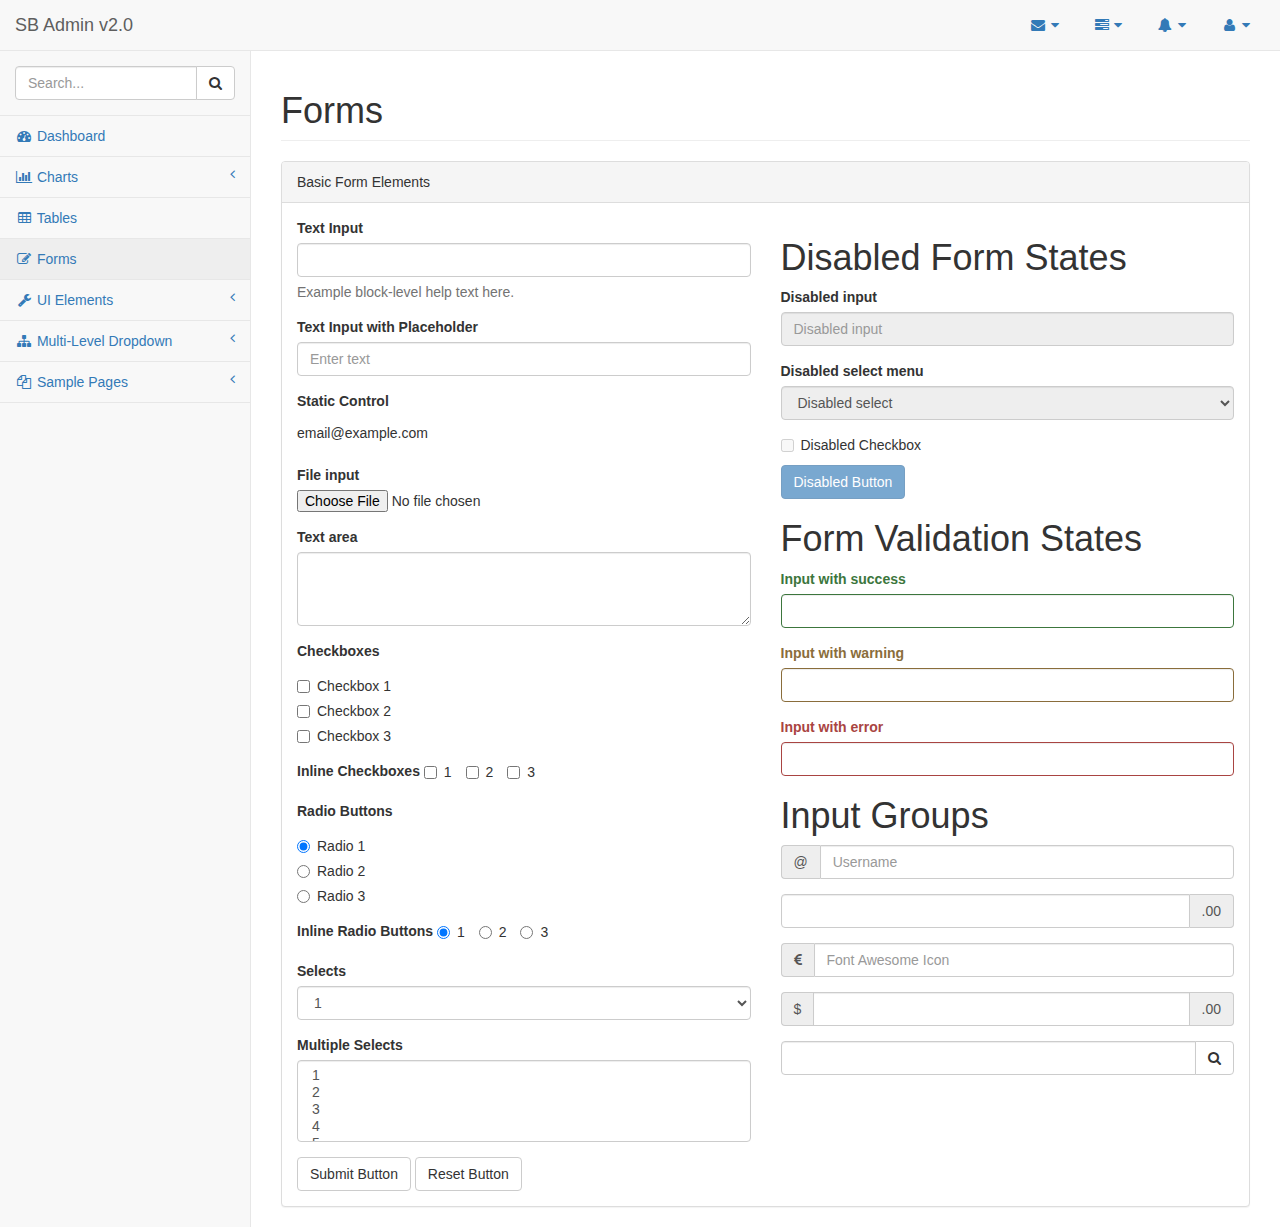
<file: WebContent/pages/forms.html>
<!DOCTYPE html>
<html lang="en">

<head>

    <meta charset="utf-8">
    <meta http-equiv="X-UA-Compatible" content="IE=edge">
    <meta name="viewport" content="width=device-width, initial-scale=1">
    <meta name="description" content="">
    <meta name="author" content="">

    <title>SB Admin 2 - Bootstrap Admin Theme</title>

    <!-- Bootstrap Core CSS -->
    <link href="../vendor/bootstrap/css/bootstrap.min.css" rel="stylesheet">

    <!-- MetisMenu CSS -->
    <link href="../vendor/metisMenu/metisMenu.min.css" rel="stylesheet">

    <!-- Custom CSS -->
    <link href="../dist/css/sb-admin-2.css" rel="stylesheet">

    <!-- Custom Fonts -->
    <link href="../vendor/font-awesome/css/font-awesome.min.css" rel="stylesheet" type="text/css">

    <!-- HTML5 Shim and Respond.js IE8 support of HTML5 elements and media queries -->
    <!-- WARNING: Respond.js doesn't work if you view the page via file:// -->
    <!--[if lt IE 9]>
        <script src="https://oss.maxcdn.com/libs/html5shiv/3.7.0/html5shiv.js"></script>
        <script src="https://oss.maxcdn.com/libs/respond.js/1.4.2/respond.min.js"></script>
    <![endif]-->

</head>

<body>

    <div id="wrapper">

        <!-- Navigation -->
        <nav class="navbar navbar-default navbar-static-top" role="navigation" style="margin-bottom: 0">
            <div class="navbar-header">
                <button type="button" class="navbar-toggle" data-toggle="collapse" data-target=".navbar-collapse">
                    <span class="sr-only">Toggle navigation</span>
                    <span class="icon-bar"></span>
                    <span class="icon-bar"></span>
                    <span class="icon-bar"></span>
                </button>
                <a class="navbar-brand" href="main.html">SB Admin v2.0</a>
            </div>
            <!-- /.navbar-header -->

            <ul class="nav navbar-top-links navbar-right">
                <li class="dropdown">
                    <a class="dropdown-toggle" data-toggle="dropdown" href="#">
                        <i class="fa fa-envelope fa-fw"></i> <i class="fa fa-caret-down"></i>
                    </a>
                    <ul class="dropdown-menu dropdown-messages">
                        <li>
                            <a href="#">
                                <div>
                                    <strong>John Smith</strong>
                                    <span class="pull-right text-muted">
                                        <em>Yesterday</em>
                                    </span>
                                </div>
                                <div>Lorem ipsum dolor sit amet, consectetur adipiscing elit. Pellentesque eleifend...</div>
                            </a>
                        </li>
                        <li class="divider"></li>
                        <li>
                            <a href="#">
                                <div>
                                    <strong>John Smith</strong>
                                    <span class="pull-right text-muted">
                                        <em>Yesterday</em>
                                    </span>
                                </div>
                                <div>Lorem ipsum dolor sit amet, consectetur adipiscing elit. Pellentesque eleifend...</div>
                            </a>
                        </li>
                        <li class="divider"></li>
                        <li>
                            <a href="#">
                                <div>
                                    <strong>John Smith</strong>
                                    <span class="pull-right text-muted">
                                        <em>Yesterday</em>
                                    </span>
                                </div>
                                <div>Lorem ipsum dolor sit amet, consectetur adipiscing elit. Pellentesque eleifend...</div>
                            </a>
                        </li>
                        <li class="divider"></li>
                        <li>
                            <a class="text-center" href="#">
                                <strong>Read All Messages</strong>
                                <i class="fa fa-angle-right"></i>
                            </a>
                        </li>
                    </ul>
                    <!-- /.dropdown-messages -->
                </li>
                <!-- /.dropdown -->
                <li class="dropdown">
                    <a class="dropdown-toggle" data-toggle="dropdown" href="#">
                        <i class="fa fa-tasks fa-fw"></i> <i class="fa fa-caret-down"></i>
                    </a>
                    <ul class="dropdown-menu dropdown-tasks">
                        <li>
                            <a href="#">
                                <div>
                                    <p>
                                        <strong>Task 1</strong>
                                        <span class="pull-right text-muted">40% Complete</span>
                                    </p>
                                    <div class="progress progress-striped active">
                                        <div class="progress-bar progress-bar-success" role="progressbar" aria-valuenow="40" aria-valuemin="0" aria-valuemax="100" style="width: 40%">
                                            <span class="sr-only">40% Complete (success)</span>
                                        </div>
                                    </div>
                                </div>
                            </a>
                        </li>
                        <li class="divider"></li>
                        <li>
                            <a href="#">
                                <div>
                                    <p>
                                        <strong>Task 2</strong>
                                        <span class="pull-right text-muted">20% Complete</span>
                                    </p>
                                    <div class="progress progress-striped active">
                                        <div class="progress-bar progress-bar-info" role="progressbar" aria-valuenow="20" aria-valuemin="0" aria-valuemax="100" style="width: 20%">
                                            <span class="sr-only">20% Complete</span>
                                        </div>
                                    </div>
                                </div>
                            </a>
                        </li>
                        <li class="divider"></li>
                        <li>
                            <a href="#">
                                <div>
                                    <p>
                                        <strong>Task 3</strong>
                                        <span class="pull-right text-muted">60% Complete</span>
                                    </p>
                                    <div class="progress progress-striped active">
                                        <div class="progress-bar progress-bar-warning" role="progressbar" aria-valuenow="60" aria-valuemin="0" aria-valuemax="100" style="width: 60%">
                                            <span class="sr-only">60% Complete (warning)</span>
                                        </div>
                                    </div>
                                </div>
                            </a>
                        </li>
                        <li class="divider"></li>
                        <li>
                            <a href="#">
                                <div>
                                    <p>
                                        <strong>Task 4</strong>
                                        <span class="pull-right text-muted">80% Complete</span>
                                    </p>
                                    <div class="progress progress-striped active">
                                        <div class="progress-bar progress-bar-danger" role="progressbar" aria-valuenow="80" aria-valuemin="0" aria-valuemax="100" style="width: 80%">
                                            <span class="sr-only">80% Complete (danger)</span>
                                        </div>
                                    </div>
                                </div>
                            </a>
                        </li>
                        <li class="divider"></li>
                        <li>
                            <a class="text-center" href="#">
                                <strong>See All Tasks</strong>
                                <i class="fa fa-angle-right"></i>
                            </a>
                        </li>
                    </ul>
                    <!-- /.dropdown-tasks -->
                </li>
                <!-- /.dropdown -->
                <li class="dropdown">
                    <a class="dropdown-toggle" data-toggle="dropdown" href="#">
                        <i class="fa fa-bell fa-fw"></i> <i class="fa fa-caret-down"></i>
                    </a>
                    <ul class="dropdown-menu dropdown-alerts">
                        <li>
                            <a href="#">
                                <div>
                                    <i class="fa fa-comment fa-fw"></i> New Comment
                                    <span class="pull-right text-muted small">4 minutes ago</span>
                                </div>
                            </a>
                        </li>
                        <li class="divider"></li>
                        <li>
                            <a href="#">
                                <div>
                                    <i class="fa fa-twitter fa-fw"></i> 3 New Followers
                                    <span class="pull-right text-muted small">12 minutes ago</span>
                                </div>
                            </a>
                        </li>
                        <li class="divider"></li>
                        <li>
                            <a href="#">
                                <div>
                                    <i class="fa fa-envelope fa-fw"></i> Message Sent
                                    <span class="pull-right text-muted small">4 minutes ago</span>
                                </div>
                            </a>
                        </li>
                        <li class="divider"></li>
                        <li>
                            <a href="#">
                                <div>
                                    <i class="fa fa-tasks fa-fw"></i> New Task
                                    <span class="pull-right text-muted small">4 minutes ago</span>
                                </div>
                            </a>
                        </li>
                        <li class="divider"></li>
                        <li>
                            <a href="#">
                                <div>
                                    <i class="fa fa-upload fa-fw"></i> Server Rebooted
                                    <span class="pull-right text-muted small">4 minutes ago</span>
                                </div>
                            </a>
                        </li>
                        <li class="divider"></li>
                        <li>
                            <a class="text-center" href="#">
                                <strong>See All Alerts</strong>
                                <i class="fa fa-angle-right"></i>
                            </a>
                        </li>
                    </ul>
                    <!-- /.dropdown-alerts -->
                </li>
                <!-- /.dropdown -->
                <li class="dropdown">
                    <a class="dropdown-toggle" data-toggle="dropdown" href="#">
                        <i class="fa fa-user fa-fw"></i> <i class="fa fa-caret-down"></i>
                    </a>
                    <ul class="dropdown-menu dropdown-user">
                        <li><a href="#"><i class="fa fa-user fa-fw"></i> User Profile</a>
                        </li>
                        <li><a href="#"><i class="fa fa-gear fa-fw"></i> Settings</a>
                        </li>
                        <li class="divider"></li>
                        <li><a href="login.html"><i class="fa fa-sign-out fa-fw"></i> Logout</a>
                        </li>
                    </ul>
                    <!-- /.dropdown-user -->
                </li>
                <!-- /.dropdown -->
            </ul>
            <!-- /.navbar-top-links -->

            <div class="navbar-default sidebar" role="navigation">
                <div class="sidebar-nav navbar-collapse">
                    <ul class="nav" id="side-menu">
                        <li class="sidebar-search">
                            <div class="input-group custom-search-form">
                                <input type="text" class="form-control" placeholder="Search...">
                                <span class="input-group-btn">
                                <button class="btn btn-default" type="button">
                                    <i class="fa fa-search"></i>
                                </button>
                            </span>
                            </div>
                            <!-- /input-group -->
                        </li>
                        <li>
                            <a href="index.html"><i class="fa fa-dashboard fa-fw"></i> Dashboard</a>
                        </li>
                        <li>
                            <a href="#"><i class="fa fa-bar-chart-o fa-fw"></i> Charts<span class="fa arrow"></span></a>
                            <ul class="nav nav-second-level">
                                <li>
                                    <a href="flot.html">Flot Charts</a>
                                </li>
                                <li>
                                    <a href="morris.html">Morris.js Charts</a>
                                </li>
                            </ul>
                            <!-- /.nav-second-level -->
                        </li>
                        <li>
                            <a href="tables.html"><i class="fa fa-table fa-fw"></i> Tables</a>
                        </li>
                        <li>
                            <a href="forms.html"><i class="fa fa-edit fa-fw"></i> Forms</a>
                        </li>
                        <li>
                            <a href="#"><i class="fa fa-wrench fa-fw"></i> UI Elements<span class="fa arrow"></span></a>
                            <ul class="nav nav-second-level">
                                <li>
                                    <a href="panels-wells.html">Panels and Wells</a>
                                </li>
                                <li>
                                    <a href="buttons.html">Buttons</a>
                                </li>
                                <li>
                                    <a href="notifications.html">Notifications</a>
                                </li>
                                <li>
                                    <a href="typography.html">Typography</a>
                                </li>
                                <li>
                                    <a href="icons.html"> Icons</a>
                                </li>
                                <li>
                                    <a href="grid.html">Grid</a>
                                </li>
                            </ul>
                            <!-- /.nav-second-level -->
                        </li>
                        <li>
                            <a href="#"><i class="fa fa-sitemap fa-fw"></i> Multi-Level Dropdown<span class="fa arrow"></span></a>
                            <ul class="nav nav-second-level">
                                <li>
                                    <a href="#">Second Level Item</a>
                                </li>
                                <li>
                                    <a href="#">Second Level Item</a>
                                </li>
                                <li>
                                    <a href="#">Third Level <span class="fa arrow"></span></a>
                                    <ul class="nav nav-third-level">
                                        <li>
                                            <a href="#">Third Level Item</a>
                                        </li>
                                        <li>
                                            <a href="#">Third Level Item</a>
                                        </li>
                                        <li>
                                            <a href="#">Third Level Item</a>
                                        </li>
                                        <li>
                                            <a href="#">Third Level Item</a>
                                        </li>
                                    </ul>
                                    <!-- /.nav-third-level -->
                                </li>
                            </ul>
                            <!-- /.nav-second-level -->
                        </li>
                        <li>
                            <a href="#"><i class="fa fa-files-o fa-fw"></i> Sample Pages<span class="fa arrow"></span></a>
                            <ul class="nav nav-second-level">
                                <li>
                                    <a href="blank.html">Blank Page</a>
                                </li>
                                <li>
                                    <a href="login.html">Login Page</a>
                                </li>
                            </ul>
                            <!-- /.nav-second-level -->
                        </li>
                    </ul>
                </div>
                <!-- /.sidebar-collapse -->
            </div>
            <!-- /.navbar-static-side -->
        </nav>

        <div id="page-wrapper">
            <div class="row">
                <div class="col-lg-12">
                    <h1 class="page-header">Forms</h1>
                </div>
                <!-- /.col-lg-12 -->
            </div>
            <!-- /.row -->
            <div class="row">
                <div class="col-lg-12">
                    <div class="panel panel-default">
                        <div class="panel-heading">
                            Basic Form Elements
                        </div>
                        <div class="panel-body">
                            <div class="row">
                                <div class="col-lg-6">
                                    <form role="form">
                                        <div class="form-group">
                                            <label>Text Input</label>
                                            <input class="form-control">
                                            <p class="help-block">Example block-level help text here.</p>
                                        </div>
                                        <div class="form-group">
                                            <label>Text Input with Placeholder</label>
                                            <input class="form-control" placeholder="Enter text">
                                        </div>
                                        <div class="form-group">
                                            <label>Static Control</label>
                                            <p class="form-control-static">email@example.com</p>
                                        </div>
                                        <div class="form-group">
                                            <label>File input</label>
                                            <input type="file">
                                        </div>
                                        <div class="form-group">
                                            <label>Text area</label>
                                            <textarea class="form-control" rows="3"></textarea>
                                        </div>
                                        <div class="form-group">
                                            <label>Checkboxes</label>
                                            <div class="checkbox">
                                                <label>
                                                    <input type="checkbox" value="">Checkbox 1
                                                </label>
                                            </div>
                                            <div class="checkbox">
                                                <label>
                                                    <input type="checkbox" value="">Checkbox 2
                                                </label>
                                            </div>
                                            <div class="checkbox">
                                                <label>
                                                    <input type="checkbox" value="">Checkbox 3
                                                </label>
                                            </div>
                                        </div>
                                        <div class="form-group">
                                            <label>Inline Checkboxes</label>
                                            <label class="checkbox-inline">
                                                <input type="checkbox">1
                                            </label>
                                            <label class="checkbox-inline">
                                                <input type="checkbox">2
                                            </label>
                                            <label class="checkbox-inline">
                                                <input type="checkbox">3
                                            </label>
                                        </div>
                                        <div class="form-group">
                                            <label>Radio Buttons</label>
                                            <div class="radio">
                                                <label>
                                                    <input type="radio" name="optionsRadios" id="optionsRadios1" value="option1" checked>Radio 1
                                                </label>
                                            </div>
                                            <div class="radio">
                                                <label>
                                                    <input type="radio" name="optionsRadios" id="optionsRadios2" value="option2">Radio 2
                                                </label>
                                            </div>
                                            <div class="radio">
                                                <label>
                                                    <input type="radio" name="optionsRadios" id="optionsRadios3" value="option3">Radio 3
                                                </label>
                                            </div>
                                        </div>
                                        <div class="form-group">
                                            <label>Inline Radio Buttons</label>
                                            <label class="radio-inline">
                                                <input type="radio" name="optionsRadiosInline" id="optionsRadiosInline1" value="option1" checked>1
                                            </label>
                                            <label class="radio-inline">
                                                <input type="radio" name="optionsRadiosInline" id="optionsRadiosInline2" value="option2">2
                                            </label>
                                            <label class="radio-inline">
                                                <input type="radio" name="optionsRadiosInline" id="optionsRadiosInline3" value="option3">3
                                            </label>
                                        </div>
                                        <div class="form-group">
                                            <label>Selects</label>
                                            <select class="form-control">
                                                <option>1</option>
                                                <option>2</option>
                                                <option>3</option>
                                                <option>4</option>
                                                <option>5</option>
                                            </select>
                                        </div>
                                        <div class="form-group">
                                            <label>Multiple Selects</label>
                                            <select multiple class="form-control">
                                                <option>1</option>
                                                <option>2</option>
                                                <option>3</option>
                                                <option>4</option>
                                                <option>5</option>
                                            </select>
                                        </div>
                                        <button type="submit" class="btn btn-default">Submit Button</button>
                                        <button type="reset" class="btn btn-default">Reset Button</button>
                                    </form>
                                </div>
                                <!-- /.col-lg-6 (nested) -->
                                <div class="col-lg-6">
                                    <h1>Disabled Form States</h1>
                                    <form role="form">
                                        <fieldset disabled>
                                            <div class="form-group">
                                                <label for="disabledSelect">Disabled input</label>
                                                <input class="form-control" id="disabledInput" type="text" placeholder="Disabled input" disabled>
                                            </div>
                                            <div class="form-group">
                                                <label for="disabledSelect">Disabled select menu</label>
                                                <select id="disabledSelect" class="form-control">
                                                    <option>Disabled select</option>
                                                </select>
                                            </div>
                                            <div class="checkbox">
                                                <label>
                                                    <input type="checkbox">Disabled Checkbox
                                                </label>
                                            </div>
                                            <button type="submit" class="btn btn-primary">Disabled Button</button>
                                        </fieldset>
                                    </form>
                                    <h1>Form Validation States</h1>
                                    <form role="form">
                                        <div class="form-group has-success">
                                            <label class="control-label" for="inputSuccess">Input with success</label>
                                            <input type="text" class="form-control" id="inputSuccess">
                                        </div>
                                        <div class="form-group has-warning">
                                            <label class="control-label" for="inputWarning">Input with warning</label>
                                            <input type="text" class="form-control" id="inputWarning">
                                        </div>
                                        <div class="form-group has-error">
                                            <label class="control-label" for="inputError">Input with error</label>
                                            <input type="text" class="form-control" id="inputError">
                                        </div>
                                    </form>
                                    <h1>Input Groups</h1>
                                    <form role="form">
                                        <div class="form-group input-group">
                                            <span class="input-group-addon">@</span>
                                            <input type="text" class="form-control" placeholder="Username">
                                        </div>
                                        <div class="form-group input-group">
                                            <input type="text" class="form-control">
                                            <span class="input-group-addon">.00</span>
                                        </div>
                                        <div class="form-group input-group">
                                            <span class="input-group-addon"><i class="fa fa-eur"></i>
                                            </span>
                                            <input type="text" class="form-control" placeholder="Font Awesome Icon">
                                        </div>
                                        <div class="form-group input-group">
                                            <span class="input-group-addon">$</span>
                                            <input type="text" class="form-control">
                                            <span class="input-group-addon">.00</span>
                                        </div>
                                        <div class="form-group input-group">
                                            <input type="text" class="form-control">
                                            <span class="input-group-btn">
                                                <button class="btn btn-default" type="button"><i class="fa fa-search"></i>
                                                </button>
                                            </span>
                                        </div>
                                    </form>
                                </div>
                                <!-- /.col-lg-6 (nested) -->
                            </div>
                            <!-- /.row (nested) -->
                        </div>
                        <!-- /.panel-body -->
                    </div>
                    <!-- /.panel -->
                </div>
                <!-- /.col-lg-12 -->
            </div>
            <!-- /.row -->
        </div>
        <!-- /#page-wrapper -->

    </div>
    <!-- /#wrapper -->

    <!-- jQuery -->
    <script src="../vendor/jquery/jquery.min.js"></script>

    <!-- Bootstrap Core JavaScript -->
    <script src="../vendor/bootstrap/js/bootstrap.min.js"></script>

    <!-- Metis Menu Plugin JavaScript -->
    <script src="../vendor/metisMenu/metisMenu.min.js"></script>

    <!-- Custom Theme JavaScript -->
    <script src="../dist/js/sb-admin-2.js"></script>

</body>

</html>
</file>
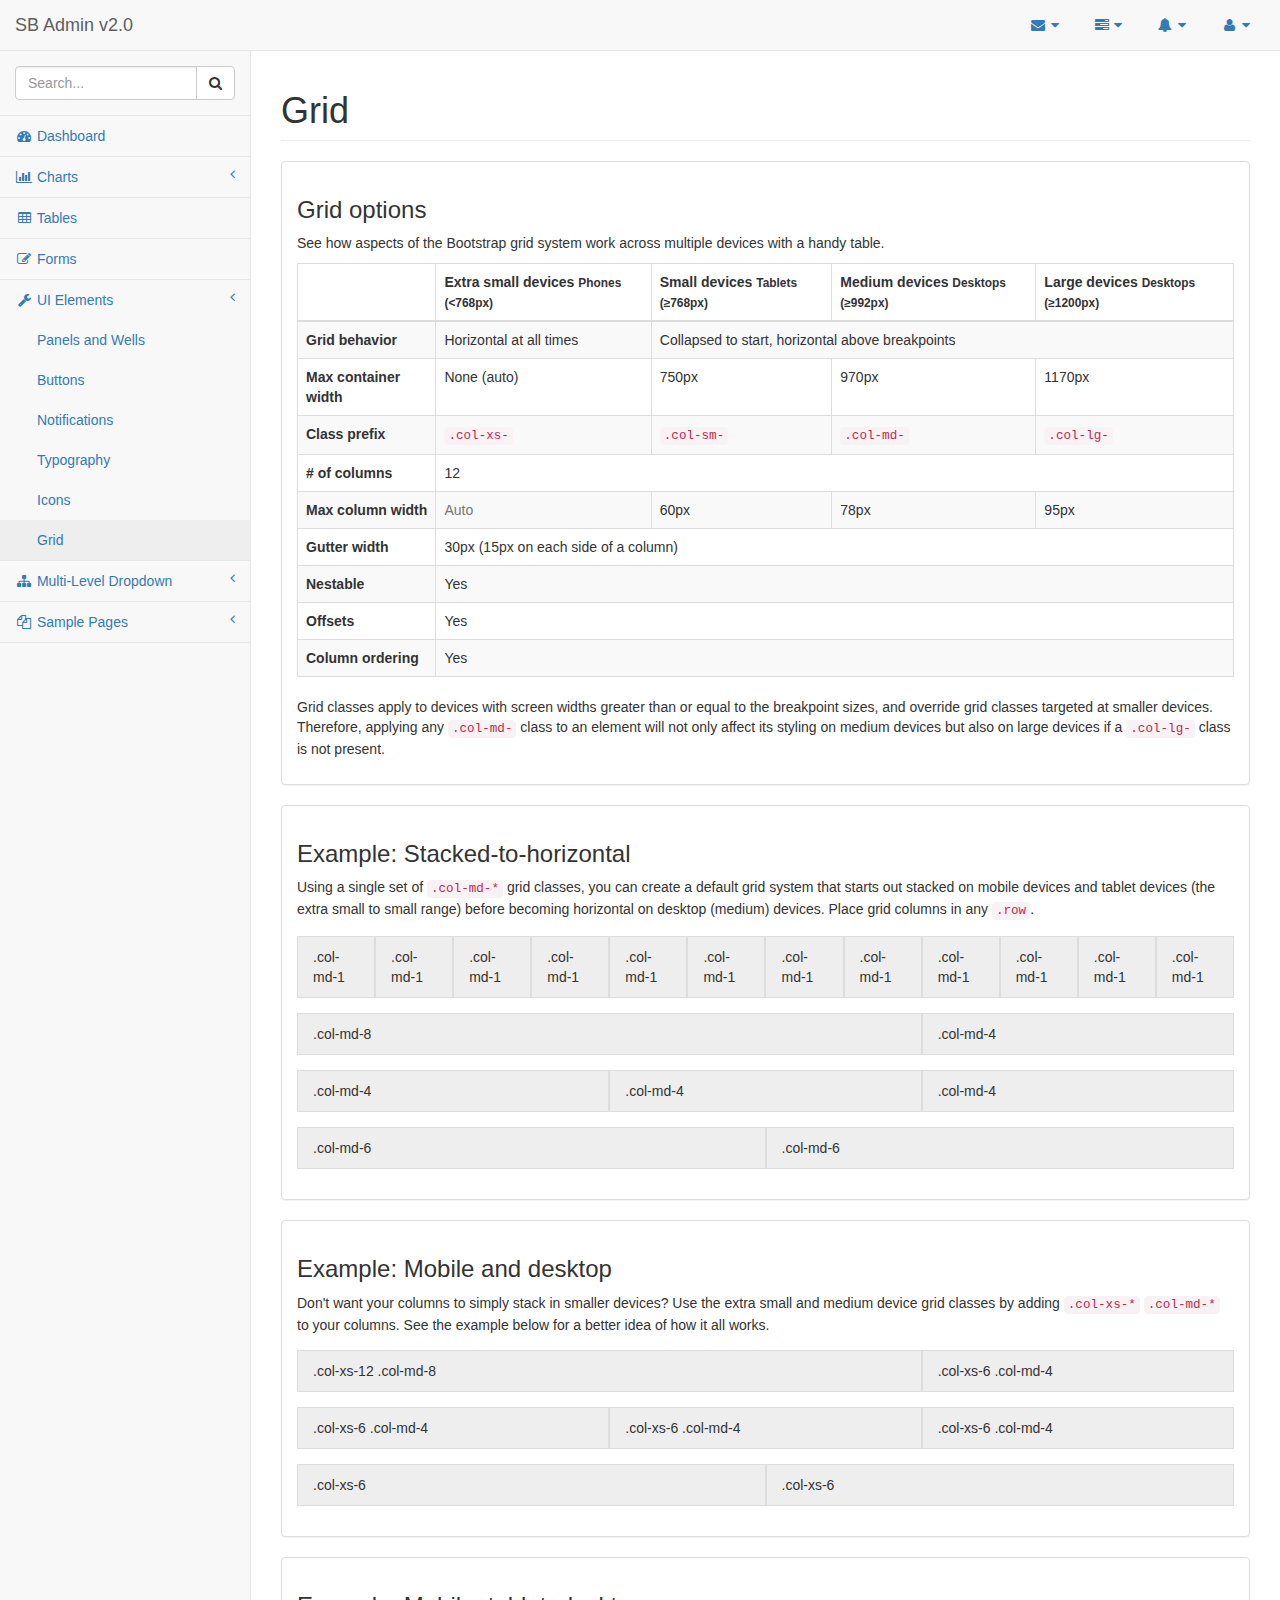
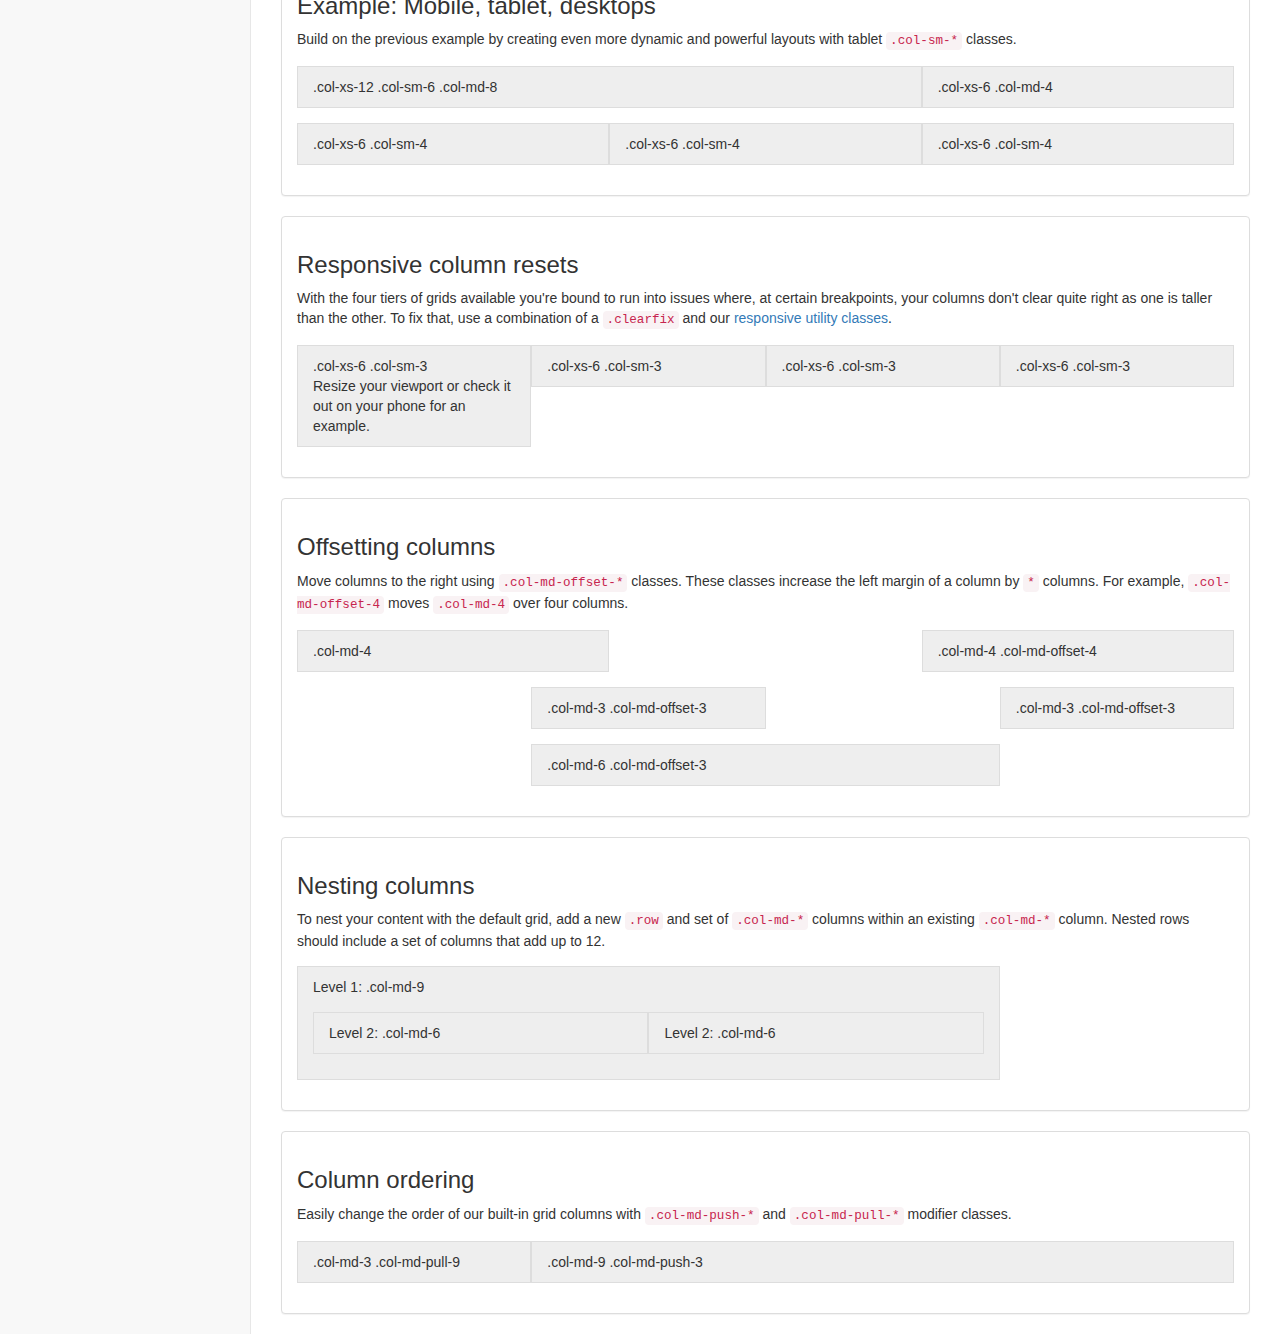
<file: WebContent/pages/grid.html>
<!DOCTYPE html>
<html lang="en">

<head>

    <meta charset="utf-8">
    <meta http-equiv="X-UA-Compatible" content="IE=edge">
    <meta name="viewport" content="width=device-width, initial-scale=1">
    <meta name="description" content="">
    <meta name="author" content="">

    <title>SB Admin 2 - Bootstrap Admin Theme</title>

    <!-- Bootstrap Core CSS -->
    <link href="../vendor/bootstrap/css/bootstrap.min.css" rel="stylesheet">

    <!-- MetisMenu CSS -->
    <link href="../vendor/metisMenu/metisMenu.min.css" rel="stylesheet">

    <!-- Custom CSS -->
    <link href="../dist/css/sb-admin-2.css" rel="stylesheet">

    <!-- Custom Fonts -->
    <link href="../vendor/font-awesome/css/font-awesome.min.css" rel="stylesheet" type="text/css">

    <!-- HTML5 Shim and Respond.js IE8 support of HTML5 elements and media queries -->
    <!-- WARNING: Respond.js doesn't work if you view the page via file:// -->
    <!--[if lt IE 9]>
        <script src="https://oss.maxcdn.com/libs/html5shiv/3.7.0/html5shiv.js"></script>
        <script src="https://oss.maxcdn.com/libs/respond.js/1.4.2/respond.min.js"></script>
    <![endif]-->

</head>

<body>

    <div id="wrapper">

        <!-- Navigation -->
        <nav class="navbar navbar-default navbar-static-top" role="navigation" style="margin-bottom: 0">
            <div class="navbar-header">
                <button type="button" class="navbar-toggle" data-toggle="collapse" data-target=".navbar-collapse">
                    <span class="sr-only">Toggle navigation</span>
                    <span class="icon-bar"></span>
                    <span class="icon-bar"></span>
                    <span class="icon-bar"></span>
                </button>
                <a class="navbar-brand" href="main.html">SB Admin v2.0</a>
            </div>
            <!-- /.navbar-header -->

            <ul class="nav navbar-top-links navbar-right">
                <li class="dropdown">
                    <a class="dropdown-toggle" data-toggle="dropdown" href="#">
                        <i class="fa fa-envelope fa-fw"></i> <i class="fa fa-caret-down"></i>
                    </a>
                    <ul class="dropdown-menu dropdown-messages">
                        <li>
                            <a href="#">
                                <div>
                                    <strong>John Smith</strong>
                                    <span class="pull-right text-muted">
                                        <em>Yesterday</em>
                                    </span>
                                </div>
                                <div>Lorem ipsum dolor sit amet, consectetur adipiscing elit. Pellentesque eleifend...</div>
                            </a>
                        </li>
                        <li class="divider"></li>
                        <li>
                            <a href="#">
                                <div>
                                    <strong>John Smith</strong>
                                    <span class="pull-right text-muted">
                                        <em>Yesterday</em>
                                    </span>
                                </div>
                                <div>Lorem ipsum dolor sit amet, consectetur adipiscing elit. Pellentesque eleifend...</div>
                            </a>
                        </li>
                        <li class="divider"></li>
                        <li>
                            <a href="#">
                                <div>
                                    <strong>John Smith</strong>
                                    <span class="pull-right text-muted">
                                        <em>Yesterday</em>
                                    </span>
                                </div>
                                <div>Lorem ipsum dolor sit amet, consectetur adipiscing elit. Pellentesque eleifend...</div>
                            </a>
                        </li>
                        <li class="divider"></li>
                        <li>
                            <a class="text-center" href="#">
                                <strong>Read All Messages</strong>
                                <i class="fa fa-angle-right"></i>
                            </a>
                        </li>
                    </ul>
                    <!-- /.dropdown-messages -->
                </li>
                <!-- /.dropdown -->
                <li class="dropdown">
                    <a class="dropdown-toggle" data-toggle="dropdown" href="#">
                        <i class="fa fa-tasks fa-fw"></i> <i class="fa fa-caret-down"></i>
                    </a>
                    <ul class="dropdown-menu dropdown-tasks">
                        <li>
                            <a href="#">
                                <div>
                                    <p>
                                        <strong>Task 1</strong>
                                        <span class="pull-right text-muted">40% Complete</span>
                                    </p>
                                    <div class="progress progress-striped active">
                                        <div class="progress-bar progress-bar-success" role="progressbar" aria-valuenow="40" aria-valuemin="0" aria-valuemax="100" style="width: 40%">
                                            <span class="sr-only">40% Complete (success)</span>
                                        </div>
                                    </div>
                                </div>
                            </a>
                        </li>
                        <li class="divider"></li>
                        <li>
                            <a href="#">
                                <div>
                                    <p>
                                        <strong>Task 2</strong>
                                        <span class="pull-right text-muted">20% Complete</span>
                                    </p>
                                    <div class="progress progress-striped active">
                                        <div class="progress-bar progress-bar-info" role="progressbar" aria-valuenow="20" aria-valuemin="0" aria-valuemax="100" style="width: 20%">
                                            <span class="sr-only">20% Complete</span>
                                        </div>
                                    </div>
                                </div>
                            </a>
                        </li>
                        <li class="divider"></li>
                        <li>
                            <a href="#">
                                <div>
                                    <p>
                                        <strong>Task 3</strong>
                                        <span class="pull-right text-muted">60% Complete</span>
                                    </p>
                                    <div class="progress progress-striped active">
                                        <div class="progress-bar progress-bar-warning" role="progressbar" aria-valuenow="60" aria-valuemin="0" aria-valuemax="100" style="width: 60%">
                                            <span class="sr-only">60% Complete (warning)</span>
                                        </div>
                                    </div>
                                </div>
                            </a>
                        </li>
                        <li class="divider"></li>
                        <li>
                            <a href="#">
                                <div>
                                    <p>
                                        <strong>Task 4</strong>
                                        <span class="pull-right text-muted">80% Complete</span>
                                    </p>
                                    <div class="progress progress-striped active">
                                        <div class="progress-bar progress-bar-danger" role="progressbar" aria-valuenow="80" aria-valuemin="0" aria-valuemax="100" style="width: 80%">
                                            <span class="sr-only">80% Complete (danger)</span>
                                        </div>
                                    </div>
                                </div>
                            </a>
                        </li>
                        <li class="divider"></li>
                        <li>
                            <a class="text-center" href="#">
                                <strong>See All Tasks</strong>
                                <i class="fa fa-angle-right"></i>
                            </a>
                        </li>
                    </ul>
                    <!-- /.dropdown-tasks -->
                </li>
                <!-- /.dropdown -->
                <li class="dropdown">
                    <a class="dropdown-toggle" data-toggle="dropdown" href="#">
                        <i class="fa fa-bell fa-fw"></i> <i class="fa fa-caret-down"></i>
                    </a>
                    <ul class="dropdown-menu dropdown-alerts">
                        <li>
                            <a href="#">
                                <div>
                                    <i class="fa fa-comment fa-fw"></i> New Comment
                                    <span class="pull-right text-muted small">4 minutes ago</span>
                                </div>
                            </a>
                        </li>
                        <li class="divider"></li>
                        <li>
                            <a href="#">
                                <div>
                                    <i class="fa fa-twitter fa-fw"></i> 3 New Followers
                                    <span class="pull-right text-muted small">12 minutes ago</span>
                                </div>
                            </a>
                        </li>
                        <li class="divider"></li>
                        <li>
                            <a href="#">
                                <div>
                                    <i class="fa fa-envelope fa-fw"></i> Message Sent
                                    <span class="pull-right text-muted small">4 minutes ago</span>
                                </div>
                            </a>
                        </li>
                        <li class="divider"></li>
                        <li>
                            <a href="#">
                                <div>
                                    <i class="fa fa-tasks fa-fw"></i> New Task
                                    <span class="pull-right text-muted small">4 minutes ago</span>
                                </div>
                            </a>
                        </li>
                        <li class="divider"></li>
                        <li>
                            <a href="#">
                                <div>
                                    <i class="fa fa-upload fa-fw"></i> Server Rebooted
                                    <span class="pull-right text-muted small">4 minutes ago</span>
                                </div>
                            </a>
                        </li>
                        <li class="divider"></li>
                        <li>
                            <a class="text-center" href="#">
                                <strong>See All Alerts</strong>
                                <i class="fa fa-angle-right"></i>
                            </a>
                        </li>
                    </ul>
                    <!-- /.dropdown-alerts -->
                </li>
                <!-- /.dropdown -->
                <li class="dropdown">
                    <a class="dropdown-toggle" data-toggle="dropdown" href="#">
                        <i class="fa fa-user fa-fw"></i> <i class="fa fa-caret-down"></i>
                    </a>
                    <ul class="dropdown-menu dropdown-user">
                        <li><a href="#"><i class="fa fa-user fa-fw"></i> User Profile</a>
                        </li>
                        <li><a href="#"><i class="fa fa-gear fa-fw"></i> Settings</a>
                        </li>
                        <li class="divider"></li>
                        <li><a href="login.html"><i class="fa fa-sign-out fa-fw"></i> Logout</a>
                        </li>
                    </ul>
                    <!-- /.dropdown-user -->
                </li>
                <!-- /.dropdown -->
            </ul>
            <!-- /.navbar-top-links -->

            <div class="navbar-default sidebar" role="navigation">
                <div class="sidebar-nav navbar-collapse">
                    <ul class="nav" id="side-menu">
                        <li class="sidebar-search">
                            <div class="input-group custom-search-form">
                                <input type="text" class="form-control" placeholder="Search...">
                                <span class="input-group-btn">
                                <button class="btn btn-default" type="button">
                                    <i class="fa fa-search"></i>
                                </button>
                            </span>
                            </div>
                            <!-- /input-group -->
                        </li>
                        <li>
                            <a href="index.html"><i class="fa fa-dashboard fa-fw"></i> Dashboard</a>
                        </li>
                        <li>
                            <a href="#"><i class="fa fa-bar-chart-o fa-fw"></i> Charts<span class="fa arrow"></span></a>
                            <ul class="nav nav-second-level">
                                <li>
                                    <a href="flot.html">Flot Charts</a>
                                </li>
                                <li>
                                    <a href="morris.html">Morris.js Charts</a>
                                </li>
                            </ul>
                            <!-- /.nav-second-level -->
                        </li>
                        <li>
                            <a href="tables.html"><i class="fa fa-table fa-fw"></i> Tables</a>
                        </li>
                        <li>
                            <a href="forms.html"><i class="fa fa-edit fa-fw"></i> Forms</a>
                        </li>
                        <li>
                            <a href="#"><i class="fa fa-wrench fa-fw"></i> UI Elements<span class="fa arrow"></span></a>
                            <ul class="nav nav-second-level">
                                <li>
                                    <a href="panels-wells.html">Panels and Wells</a>
                                </li>
                                <li>
                                    <a href="buttons.html">Buttons</a>
                                </li>
                                <li>
                                    <a href="notifications.html">Notifications</a>
                                </li>
                                <li>
                                    <a href="typography.html">Typography</a>
                                </li>
                                <li>
                                    <a href="icons.html"> Icons</a>
                                </li>
                                <li>
                                    <a href="grid.html">Grid</a>
                                </li>
                            </ul>
                            <!-- /.nav-second-level -->
                        </li>
                        <li>
                            <a href="#"><i class="fa fa-sitemap fa-fw"></i> Multi-Level Dropdown<span class="fa arrow"></span></a>
                            <ul class="nav nav-second-level">
                                <li>
                                    <a href="#">Second Level Item</a>
                                </li>
                                <li>
                                    <a href="#">Second Level Item</a>
                                </li>
                                <li>
                                    <a href="#">Third Level <span class="fa arrow"></span></a>
                                    <ul class="nav nav-third-level">
                                        <li>
                                            <a href="#">Third Level Item</a>
                                        </li>
                                        <li>
                                            <a href="#">Third Level Item</a>
                                        </li>
                                        <li>
                                            <a href="#">Third Level Item</a>
                                        </li>
                                        <li>
                                            <a href="#">Third Level Item</a>
                                        </li>
                                    </ul>
                                    <!-- /.nav-third-level -->
                                </li>
                            </ul>
                            <!-- /.nav-second-level -->
                        </li>
                        <li>
                            <a href="#"><i class="fa fa-files-o fa-fw"></i> Sample Pages<span class="fa arrow"></span></a>
                            <ul class="nav nav-second-level">
                                <li>
                                    <a href="blank.html">Blank Page</a>
                                </li>
                                <li>
                                    <a href="login.html">Login Page</a>
                                </li>
                            </ul>
                            <!-- /.nav-second-level -->
                        </li>
                    </ul>
                </div>
                <!-- /.sidebar-collapse -->
            </div>
            <!-- /.navbar-static-side -->
        </nav>

        <div id="page-wrapper">
            <div class="row">
                <div class="col-lg-12">
                    <h1 class="page-header">Grid</h1>
                </div>
                <!-- /.col-lg-12 -->
            </div>
            <!-- /.row -->
            <div class="row">
                <div class="col-lg-12">
                    <div class="panel panel-default">
                        <div class="panel-body">
                            <h3>Grid options</h3>
                            <p>See how aspects of the Bootstrap grid system work across multiple devices with a handy table.</p>
                            <div class="table-responsive">
                                <table class="table table-bordered table-striped">
                                    <thead>
                                        <tr>
                                            <th></th>
                                            <th>
                                                Extra small devices
                                                <small>Phones (&lt;768px)</small>
                                            </th>
                                            <th>
                                                Small devices
                                                <small>Tablets (&ge;768px)</small>
                                            </th>
                                            <th>
                                                Medium devices
                                                <small>Desktops (&ge;992px)</small>
                                            </th>
                                            <th>
                                                Large devices
                                                <small>Desktops (&ge;1200px)</small>
                                            </th>
                                        </tr>
                                    </thead>
                                    <tbody>
                                        <tr>
                                            <th>Grid behavior</th>
                                            <td>Horizontal at all times</td>
                                            <td colspan="3">Collapsed to start, horizontal above breakpoints</td>
                                        </tr>
                                        <tr>
                                            <th>Max container width</th>
                                            <td>None (auto)</td>
                                            <td>750px</td>
                                            <td>970px</td>
                                            <td>1170px</td>
                                        </tr>
                                        <tr>
                                            <th>Class prefix</th>
                                            <td>
                                                <code>.col-xs-</code>
                                            </td>
                                            <td>
                                                <code>.col-sm-</code>
                                            </td>
                                            <td>
                                                <code>.col-md-</code>
                                            </td>
                                            <td>
                                                <code>.col-lg-</code>
                                            </td>
                                        </tr>
                                        <tr>
                                            <th># of columns</th>
                                            <td colspan="4">12</td>
                                        </tr>
                                        <tr>
                                            <th>Max column width</th>
                                            <td class="text-muted">Auto</td>
                                            <td>60px</td>
                                            <td>78px</td>
                                            <td>95px</td>
                                        </tr>
                                        <tr>
                                            <th>Gutter width</th>
                                            <td colspan="4">30px (15px on each side of a column)</td>
                                        </tr>
                                        <tr>
                                            <th>Nestable</th>
                                            <td colspan="4">Yes</td>
                                        </tr>
                                        <tr>
                                            <th>Offsets</th>
                                            <td colspan="4">Yes</td>
                                        </tr>
                                        <tr>
                                            <th>Column ordering</th>
                                            <td colspan="4">Yes</td>
                                        </tr>
                                    </tbody>
                                </table>
                            </div>
                            <p>Grid classes apply to devices with screen widths greater than or equal to the breakpoint sizes, and override grid classes targeted at smaller devices. Therefore, applying any
                                <code>.col-md-</code> class to an element will not only affect its styling on medium devices but also on large devices if a
                                <code>.col-lg-</code> class is not present.</p>
                        </div>
                    </div>
                </div>
                <!-- /.col-lg-12 -->
            </div>
            <!-- /.row -->

            <div class="row">
                <div class="col-lg-12">
                    <div class="panel panel-default">
                        <div class="panel-body">
                            <h3>Example: Stacked-to-horizontal</h3>
                            <p>Using a single set of
                                <code>.col-md-*</code> grid classes, you can create a default grid system that starts out stacked on mobile devices and tablet devices (the extra small to small range) before becoming horizontal on desktop (medium) devices. Place grid columns in any
                                <code>.row</code>.</p>
                            <div class="row show-grid">
                                <div class="col-md-1">.col-md-1</div>
                                <div class="col-md-1">.col-md-1</div>
                                <div class="col-md-1">.col-md-1</div>
                                <div class="col-md-1">.col-md-1</div>
                                <div class="col-md-1">.col-md-1</div>
                                <div class="col-md-1">.col-md-1</div>
                                <div class="col-md-1">.col-md-1</div>
                                <div class="col-md-1">.col-md-1</div>
                                <div class="col-md-1">.col-md-1</div>
                                <div class="col-md-1">.col-md-1</div>
                                <div class="col-md-1">.col-md-1</div>
                                <div class="col-md-1">.col-md-1</div>
                            </div>
                            <div class="row show-grid">
                                <div class="col-md-8">.col-md-8</div>
                                <div class="col-md-4">.col-md-4</div>
                            </div>
                            <div class="row show-grid">
                                <div class="col-md-4">.col-md-4</div>
                                <div class="col-md-4">.col-md-4</div>
                                <div class="col-md-4">.col-md-4</div>
                            </div>
                            <div class="row show-grid">
                                <div class="col-md-6">.col-md-6</div>
                                <div class="col-md-6">.col-md-6</div>
                            </div>
                        </div>
                    </div>
                </div>
                <!-- /.col-lg-12 -->
            </div>
            <!-- /.row -->

            <div class="row">
                <div class="col-lg-12">
                    <div class="panel panel-default">
                        <div class="panel-body">
                            <h3>Example: Mobile and desktop</h3>
                            <p>Don't want your columns to simply stack in smaller devices? Use the extra small and medium device grid classes by adding
                                <code>.col-xs-*</code>
                                <code>.col-md-*</code> to your columns. See the example below for a better idea of how it all works.</p>
                            <div class="row show-grid">
                                <div class="col-xs-12 col-md-8">.col-xs-12 .col-md-8</div>
                                <div class="col-xs-6 col-md-4">.col-xs-6 .col-md-4</div>
                            </div>
                            <div class="row show-grid">
                                <div class="col-xs-6 col-md-4">.col-xs-6 .col-md-4</div>
                                <div class="col-xs-6 col-md-4">.col-xs-6 .col-md-4</div>
                                <div class="col-xs-6 col-md-4">.col-xs-6 .col-md-4</div>
                            </div>
                            <div class="row show-grid">
                                <div class="col-xs-6">.col-xs-6</div>
                                <div class="col-xs-6">.col-xs-6</div>
                            </div>
                        </div>
                    </div>
                </div>
                <!-- /.col-lg-12 -->
            </div>
            <!-- /.row -->

            <div class="row">
                <div class="col-lg-12">
                    <div class="panel panel-default">
                        <div class="panel-body">
                            <h3>Example: Mobile, tablet, desktops</h3>
                            <p>Build on the previous example by creating even more dynamic and powerful layouts with tablet
                                <code>.col-sm-*</code> classes.</p>
                            <div class="row show-grid">
                                <div class="col-xs-12 col-sm-6 col-md-8">.col-xs-12 .col-sm-6 .col-md-8</div>
                                <div class="col-xs-6 col-md-4">.col-xs-6 .col-md-4</div>
                            </div>
                            <div class="row show-grid">
                                <div class="col-xs-6 col-sm-4">.col-xs-6 .col-sm-4</div>
                                <div class="col-xs-6 col-sm-4">.col-xs-6 .col-sm-4</div>
                                <!-- Optional: clear the XS cols if their content doesn't match in height -->
                                <div class="clearfix visible-xs"></div>
                                <div class="col-xs-6 col-sm-4">.col-xs-6 .col-sm-4</div>
                            </div>
                        </div>
                    </div>
                </div>
                <!-- /.col-lg-12 -->
            </div>
            <!-- /.row -->

            <div class="row">
                <div class="col-lg-12">
                    <div class="panel panel-default">
                        <div class="panel-body">
                            <h3 id="grid-responsive-resets">Responsive column resets</h3>
                            <p>With the four tiers of grids available you're bound to run into issues where, at certain breakpoints, your columns don't clear quite right as one is taller than the other. To fix that, use a combination of a
                                <code>.clearfix</code> and our <a href="#responsive-utilities">responsive utility classes</a>.</p>
                            <div class="row show-grid">
                                <div class="col-xs-6 col-sm-3">
                                    .col-xs-6 .col-sm-3
                                    <br>Resize your viewport or check it out on your phone for an example.
                                </div>
                                <div class="col-xs-6 col-sm-3">.col-xs-6 .col-sm-3</div>

                                <!-- Add the extra clearfix for only the required viewport -->
                                <div class="clearfix visible-xs"></div>

                                <div class="col-xs-6 col-sm-3">.col-xs-6 .col-sm-3</div>
                                <div class="col-xs-6 col-sm-3">.col-xs-6 .col-sm-3</div>
                            </div>
                        </div>
                    </div>
                </div>
                <!-- /.col-lg-12 -->
            </div>
            <!-- /.row -->

            <div class="row">
                <div class="col-lg-12">
                    <div class="panel panel-default">
                        <div class="panel-body">
                            <h3 id="grid-offsetting">Offsetting columns</h3>
                            <p>Move columns to the right using
                                <code>.col-md-offset-*</code> classes. These classes increase the left margin of a column by
                                <code>*</code> columns. For example,
                                <code>.col-md-offset-4</code> moves
                                <code>.col-md-4</code> over four columns.</p>
                            <div class="row show-grid">
                                <div class="col-md-4">.col-md-4</div>
                                <div class="col-md-4 col-md-offset-4">.col-md-4 .col-md-offset-4</div>
                            </div>
                            <div class="row show-grid">
                                <div class="col-md-3 col-md-offset-3">.col-md-3 .col-md-offset-3</div>
                                <div class="col-md-3 col-md-offset-3">.col-md-3 .col-md-offset-3</div>
                            </div>
                            <div class="row show-grid">
                                <div class="col-md-6 col-md-offset-3">.col-md-6 .col-md-offset-3</div>
                            </div>
                        </div>
                    </div>
                </div>
                <!-- /.col-lg-12 -->
            </div>
            <!-- /.row -->

            <div class="row">
                <div class="col-lg-12">
                    <div class="panel panel-default">
                        <div class="panel-body">
                            <h3 id="grid-nesting">Nesting columns</h3>
                            <p>To nest your content with the default grid, add a new
                                <code>.row</code> and set of
                                <code>.col-md-*</code> columns within an existing
                                <code>.col-md-*</code> column. Nested rows should include a set of columns that add up to 12.</p>
                            <div class="row show-grid">
                                <div class="col-md-9">
                                    Level 1: .col-md-9
                                    <div class="row show-grid">
                                        <div class="col-md-6">
                                            Level 2: .col-md-6
                                        </div>
                                        <div class="col-md-6">
                                            Level 2: .col-md-6
                                        </div>
                                    </div>
                                </div>
                            </div>
                        </div>
                    </div>
                </div>
                <!-- /.col-lg-12 -->
            </div>
            <!-- /.row -->

            <div class="row">
                <div class="col-lg-12">
                    <div class="panel panel-default">
                        <div class="panel-body">
                            <h3 id="grid-column-ordering">Column ordering</h3>
                            <p>Easily change the order of our built-in grid columns with
                                <code>.col-md-push-*</code> and
                                <code>.col-md-pull-*</code> modifier classes.</p>
                            <div class="row show-grid">
                                <div class="col-md-9 col-md-push-3">.col-md-9 .col-md-push-3</div>
                                <div class="col-md-3 col-md-pull-9">.col-md-3 .col-md-pull-9</div>
                            </div>
                        </div>
                    </div>
                </div>
                <!-- /.col-lg-12 -->
            </div>
            <!-- /.row -->

        </div>
        <!-- /#page-wrapper -->

    </div>
    <!-- /#wrapper -->

    <!-- jQuery -->
    <script src="../vendor/jquery/jquery.min.js"></script>

    <!-- Bootstrap Core JavaScript -->
    <script src="../vendor/bootstrap/js/bootstrap.min.js"></script>

    <!-- Metis Menu Plugin JavaScript -->
    <script src="../vendor/metisMenu/metisMenu.min.js"></script>

    <!-- Custom Theme JavaScript -->
    <script src="../dist/js/sb-admin-2.js"></script>

</body>

</html>
</file>
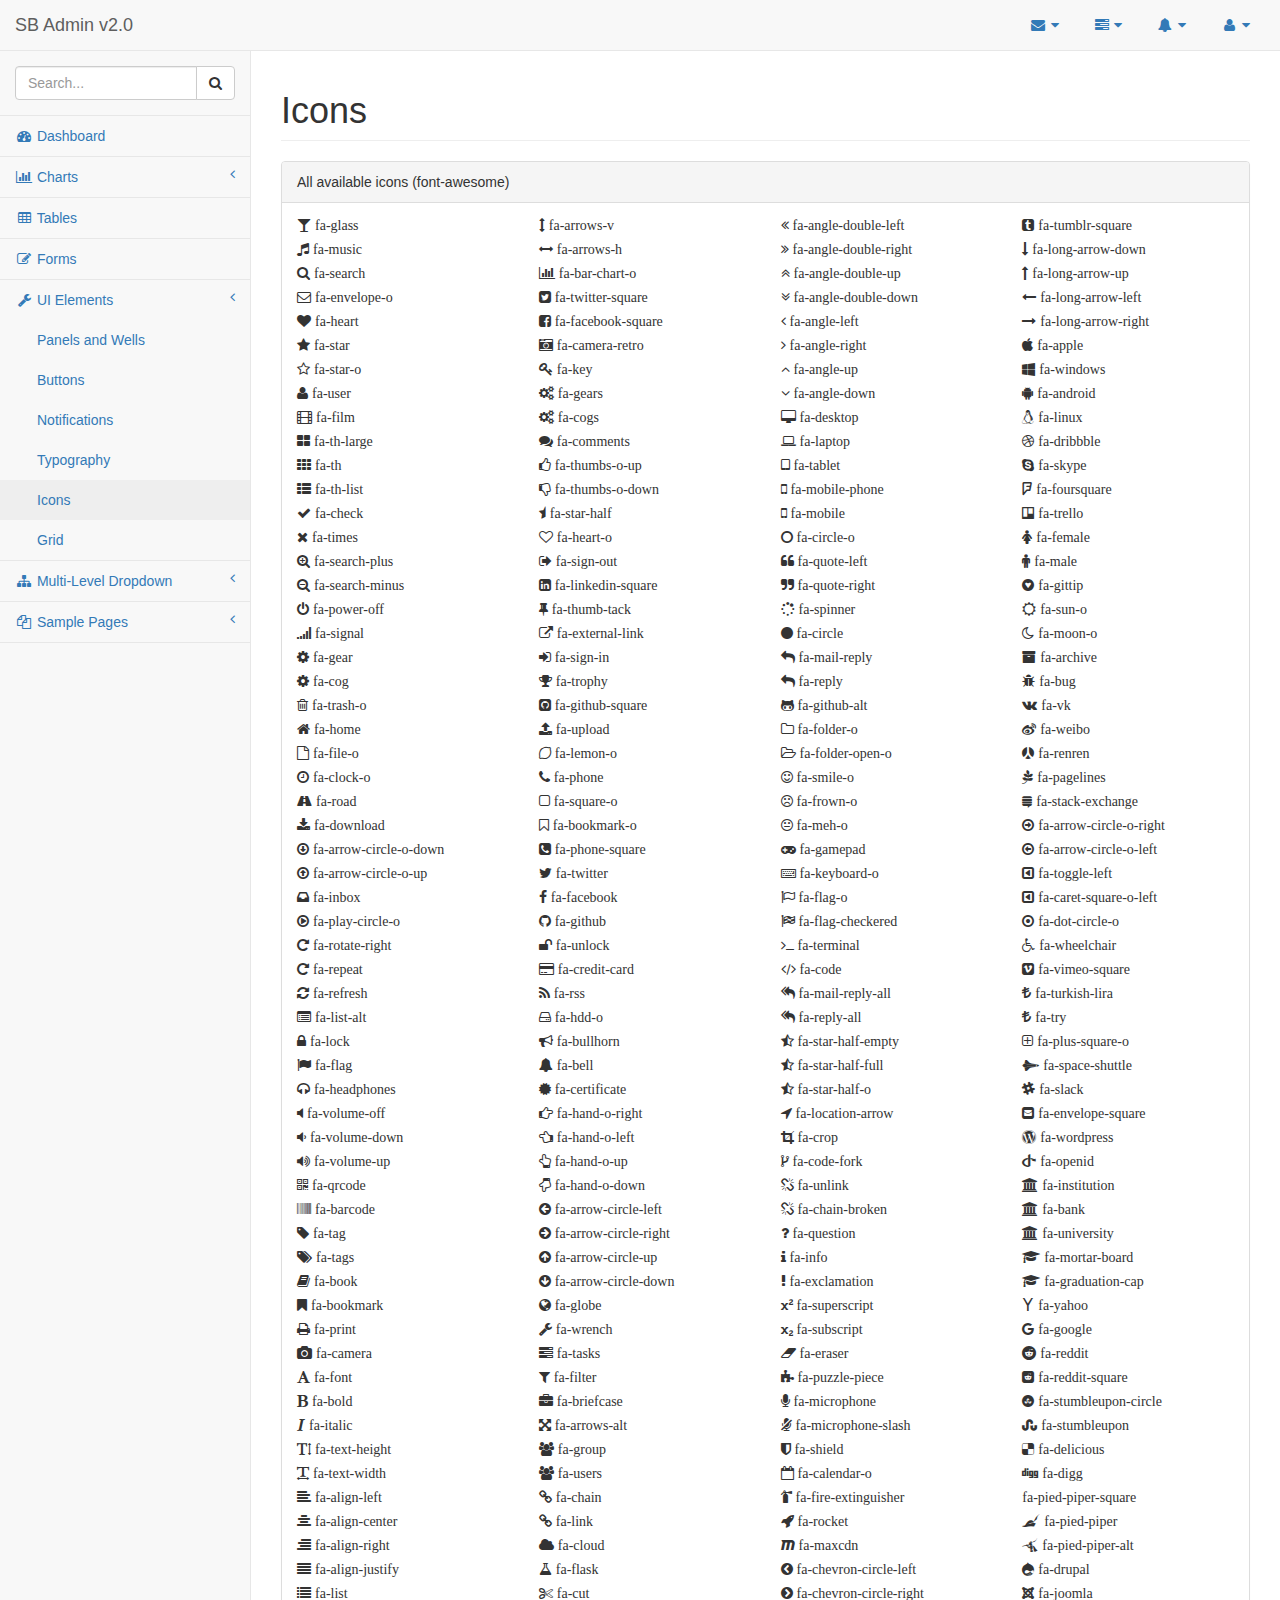
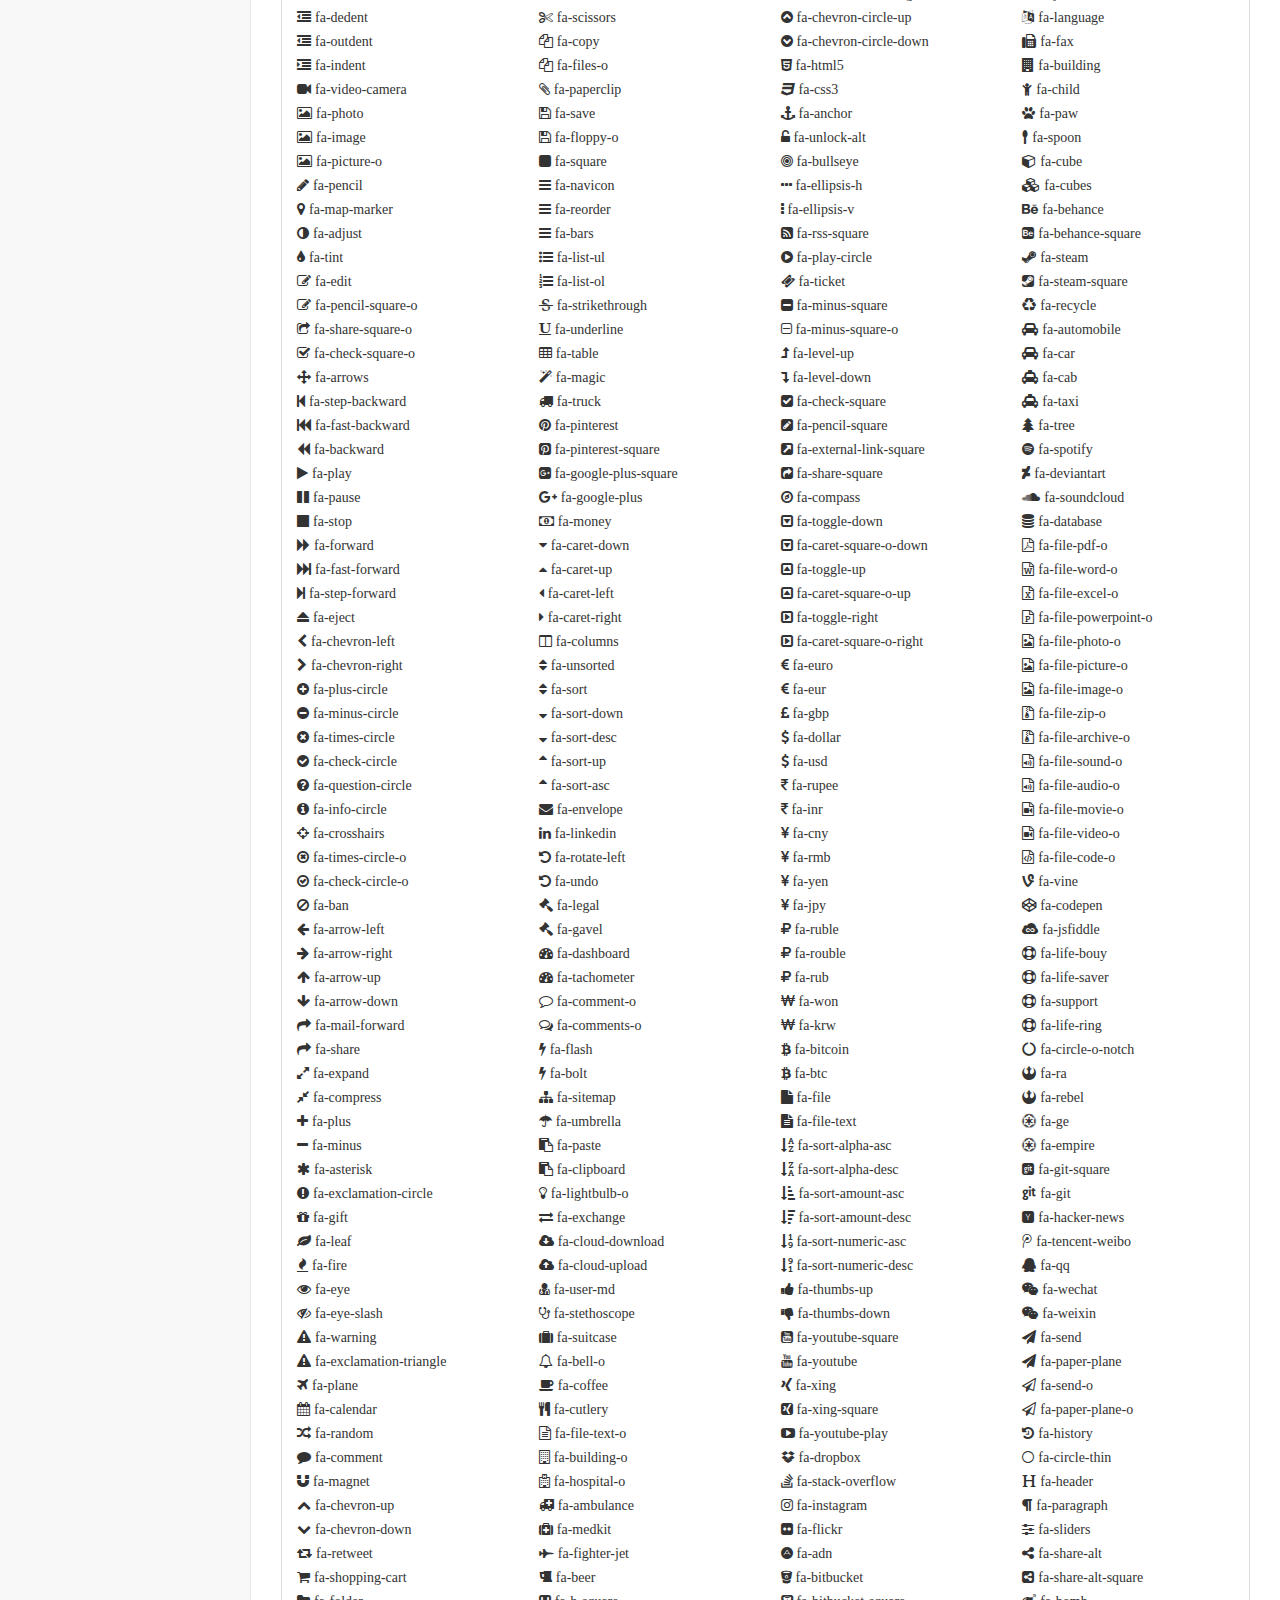
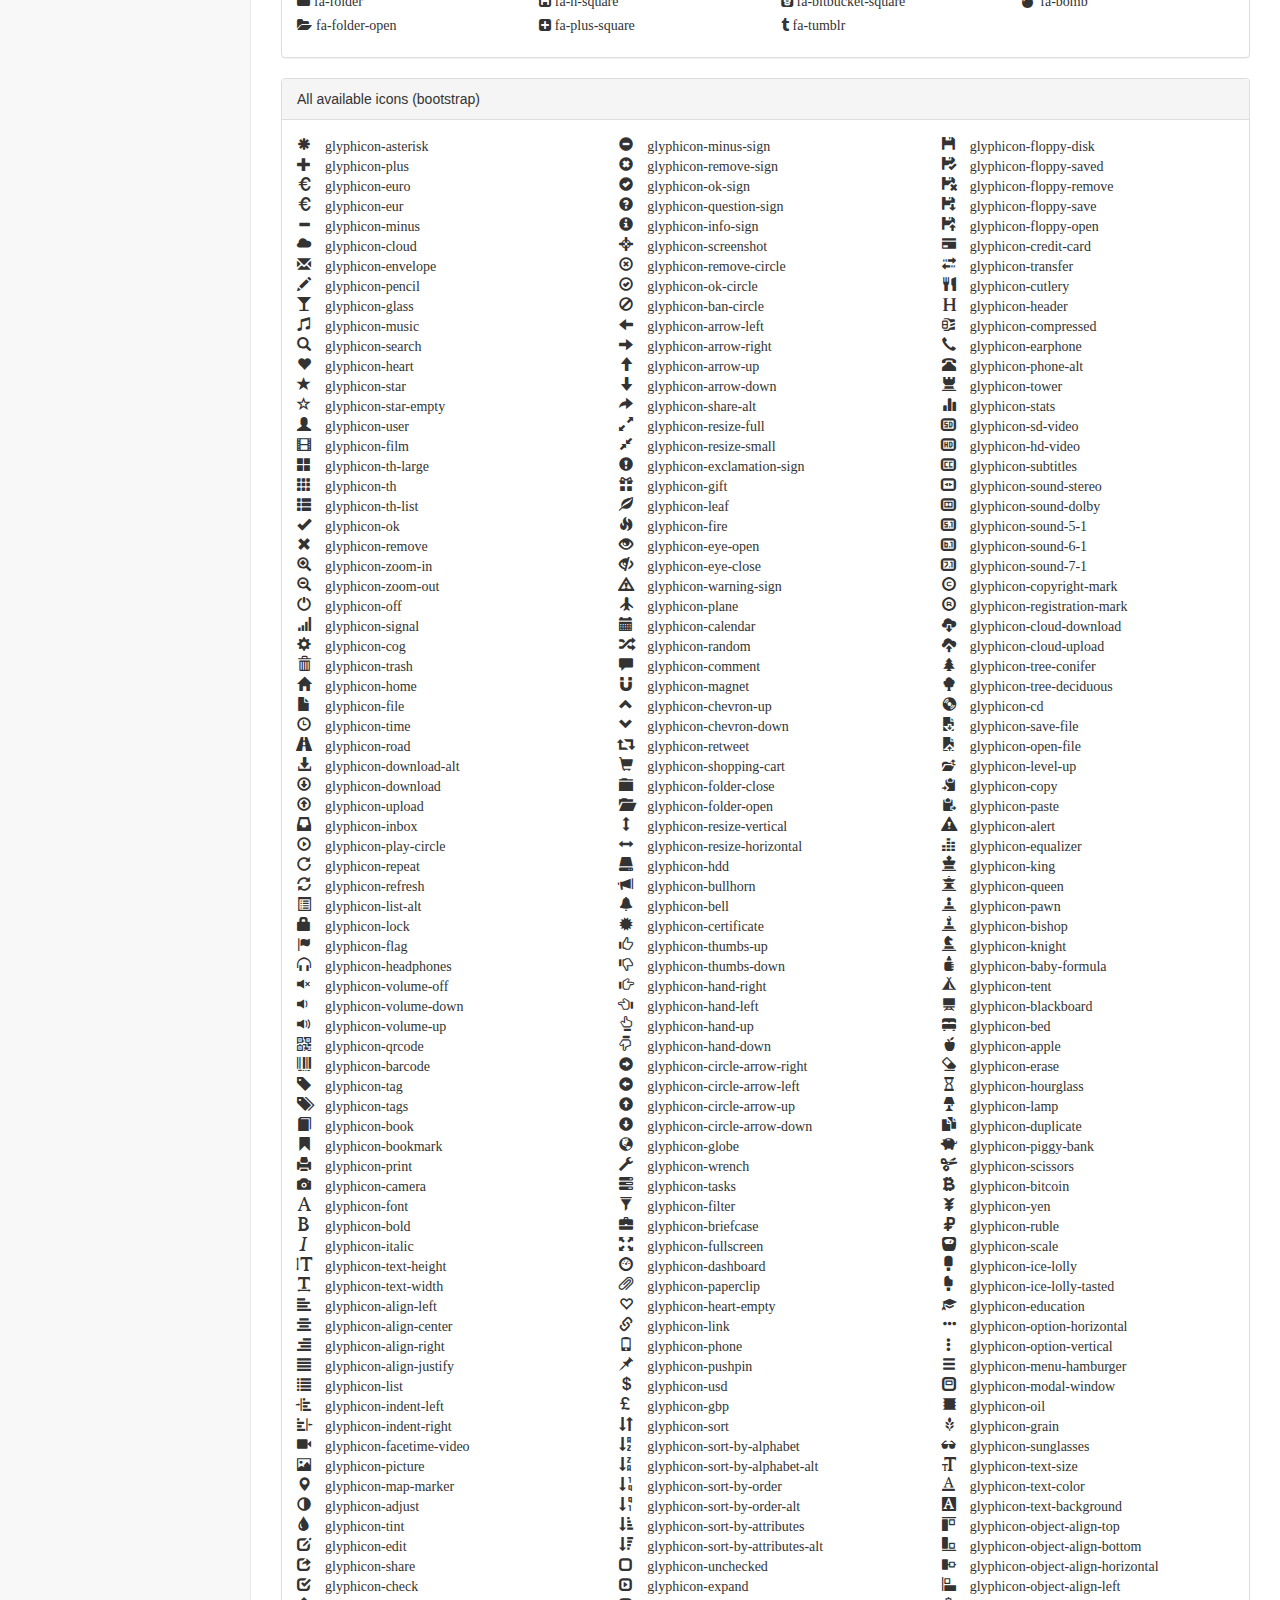
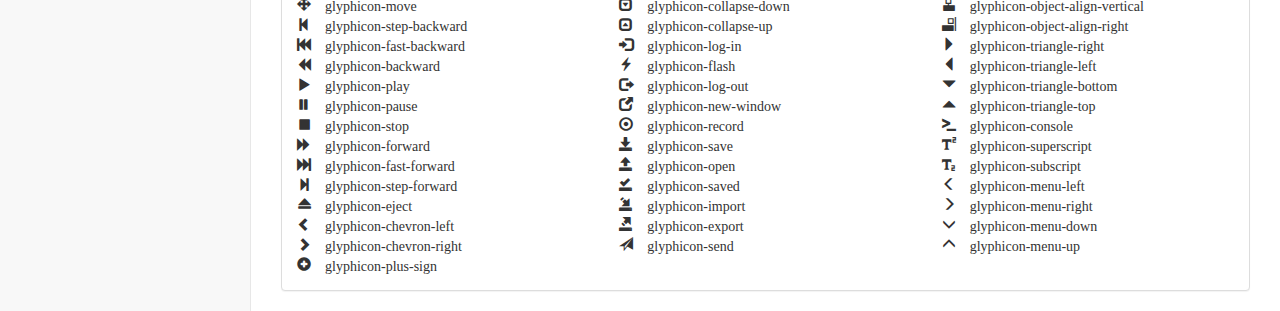
<file: WebContent/pages/icons.html>
<!DOCTYPE html>
<html lang="en">

<head>

    <meta charset="utf-8">
    <meta http-equiv="X-UA-Compatible" content="IE=edge">
    <meta name="viewport" content="width=device-width, initial-scale=1">
    <meta name="description" content="">
    <meta name="author" content="">

    <title>SB Admin 2 - Bootstrap Admin Theme</title>

    <!-- Bootstrap Core CSS -->
    <link href="../vendor/bootstrap/css/bootstrap.min.css" rel="stylesheet">

    <!-- MetisMenu CSS -->
    <link href="../vendor/metisMenu/metisMenu.min.css" rel="stylesheet">

    <!-- Custom CSS -->
    <link href="../dist/css/sb-admin-2.css" rel="stylesheet">

    <!-- Custom Fonts -->
    <link href="../vendor/font-awesome/css/font-awesome.min.css" rel="stylesheet" type="text/css">

    <!-- HTML5 Shim and Respond.js IE8 support of HTML5 elements and media queries -->
    <!-- WARNING: Respond.js doesn't work if you view the page via file:// -->
    <!--[if lt IE 9]>
        <script src="https://oss.maxcdn.com/libs/html5shiv/3.7.0/html5shiv.js"></script>
        <script src="https://oss.maxcdn.com/libs/respond.js/1.4.2/respond.min.js"></script>
    <![endif]-->

</head>

<body>

    <div id="wrapper">

        <!-- Navigation -->
        <nav class="navbar navbar-default navbar-static-top" role="navigation" style="margin-bottom: 0">
            <div class="navbar-header">
                <button type="button" class="navbar-toggle" data-toggle="collapse" data-target=".navbar-collapse">
                    <span class="sr-only">Toggle navigation</span>
                    <span class="icon-bar"></span>
                    <span class="icon-bar"></span>
                    <span class="icon-bar"></span>
                </button>
                <a class="navbar-brand" href="main.html">SB Admin v2.0</a>
            </div>
            <!-- /.navbar-header -->

            <ul class="nav navbar-top-links navbar-right">
                <li class="dropdown">
                    <a class="dropdown-toggle" data-toggle="dropdown" href="#">
                        <i class="fa fa-envelope fa-fw"></i> <i class="fa fa-caret-down"></i>
                    </a>
                    <ul class="dropdown-menu dropdown-messages">
                        <li>
                            <a href="#">
                                <div>
                                    <strong>John Smith</strong>
                                    <span class="pull-right text-muted">
                                            <em>Yesterday</em>
                                        </span>
                                </div>
                                <div>Lorem ipsum dolor sit amet, consectetur adipiscing elit. Pellentesque eleifend...</div>
                            </a>
                        </li>
                        <li class="divider"></li>
                        <li>
                            <a href="#">
                                <div>
                                    <strong>John Smith</strong>
                                    <span class="pull-right text-muted">
                                            <em>Yesterday</em>
                                        </span>
                                </div>
                                <div>Lorem ipsum dolor sit amet, consectetur adipiscing elit. Pellentesque eleifend...</div>
                            </a>
                        </li>
                        <li class="divider"></li>
                        <li>
                            <a href="#">
                                <div>
                                    <strong>John Smith</strong>
                                    <span class="pull-right text-muted">
                                            <em>Yesterday</em>
                                        </span>
                                </div>
                                <div>Lorem ipsum dolor sit amet, consectetur adipiscing elit. Pellentesque eleifend...</div>
                            </a>
                        </li>
                        <li class="divider"></li>
                        <li>
                            <a class="text-center" href="#">
                                <strong>Read All Messages</strong>
                                <i class="fa fa-angle-right"></i>
                            </a>
                        </li>
                    </ul>
                    <!-- /.dropdown-messages -->
                </li>
                <!-- /.dropdown -->
                <li class="dropdown">
                    <a class="dropdown-toggle" data-toggle="dropdown" href="#">
                        <i class="fa fa-tasks fa-fw"></i> <i class="fa fa-caret-down"></i>
                    </a>
                    <ul class="dropdown-menu dropdown-tasks">
                        <li>
                            <a href="#">
                                <div>
                                    <p>
                                        <strong>Task 1</strong>
                                        <span class="pull-right text-muted">40% Complete</span>
                                    </p>
                                    <div class="progress progress-striped active">
                                        <div class="progress-bar progress-bar-success" role="progressbar" aria-valuenow="40" aria-valuemin="0" aria-valuemax="100" style="width: 40%">
                                            <span class="sr-only">40% Complete (success)</span>
                                        </div>
                                    </div>
                                </div>
                            </a>
                        </li>
                        <li class="divider"></li>
                        <li>
                            <a href="#">
                                <div>
                                    <p>
                                        <strong>Task 2</strong>
                                        <span class="pull-right text-muted">20% Complete</span>
                                    </p>
                                    <div class="progress progress-striped active">
                                        <div class="progress-bar progress-bar-info" role="progressbar" aria-valuenow="20" aria-valuemin="0" aria-valuemax="100" style="width: 20%">
                                            <span class="sr-only">20% Complete</span>
                                        </div>
                                    </div>
                                </div>
                            </a>
                        </li>
                        <li class="divider"></li>
                        <li>
                            <a href="#">
                                <div>
                                    <p>
                                        <strong>Task 3</strong>
                                        <span class="pull-right text-muted">60% Complete</span>
                                    </p>
                                    <div class="progress progress-striped active">
                                        <div class="progress-bar progress-bar-warning" role="progressbar" aria-valuenow="60" aria-valuemin="0" aria-valuemax="100" style="width: 60%">
                                            <span class="sr-only">60% Complete (warning)</span>
                                        </div>
                                    </div>
                                </div>
                            </a>
                        </li>
                        <li class="divider"></li>
                        <li>
                            <a href="#">
                                <div>
                                    <p>
                                        <strong>Task 4</strong>
                                        <span class="pull-right text-muted">80% Complete</span>
                                    </p>
                                    <div class="progress progress-striped active">
                                        <div class="progress-bar progress-bar-danger" role="progressbar" aria-valuenow="80" aria-valuemin="0" aria-valuemax="100" style="width: 80%">
                                            <span class="sr-only">80% Complete (danger)</span>
                                        </div>
                                    </div>
                                </div>
                            </a>
                        </li>
                        <li class="divider"></li>
                        <li>
                            <a class="text-center" href="#">
                                <strong>See All Tasks</strong>
                                <i class="fa fa-angle-right"></i>
                            </a>
                        </li>
                    </ul>
                    <!-- /.dropdown-tasks -->
                </li>
                <!-- /.dropdown -->
                <li class="dropdown">
                    <a class="dropdown-toggle" data-toggle="dropdown" href="#">
                        <i class="fa fa-bell fa-fw"></i> <i class="fa fa-caret-down"></i>
                    </a>
                    <ul class="dropdown-menu dropdown-alerts">
                        <li>
                            <a href="#">
                                <div>
                                    <i class="fa fa-comment fa-fw"></i> New Comment
                                    <span class="pull-right text-muted small">4 minutes ago</span>
                                </div>
                            </a>
                        </li>
                        <li class="divider"></li>
                        <li>
                            <a href="#">
                                <div>
                                    <i class="fa fa-twitter fa-fw"></i> 3 New Followers
                                    <span class="pull-right text-muted small">12 minutes ago</span>
                                </div>
                            </a>
                        </li>
                        <li class="divider"></li>
                        <li>
                            <a href="#">
                                <div>
                                    <i class="fa fa-envelope fa-fw"></i> Message Sent
                                    <span class="pull-right text-muted small">4 minutes ago</span>
                                </div>
                            </a>
                        </li>
                        <li class="divider"></li>
                        <li>
                            <a href="#">
                                <div>
                                    <i class="fa fa-tasks fa-fw"></i> New Task
                                    <span class="pull-right text-muted small">4 minutes ago</span>
                                </div>
                            </a>
                        </li>
                        <li class="divider"></li>
                        <li>
                            <a href="#">
                                <div>
                                    <i class="fa fa-upload fa-fw"></i> Server Rebooted
                                    <span class="pull-right text-muted small">4 minutes ago</span>
                                </div>
                            </a>
                        </li>
                        <li class="divider"></li>
                        <li>
                            <a class="text-center" href="#">
                                <strong>See All Alerts</strong>
                                <i class="fa fa-angle-right"></i>
                            </a>
                        </li>
                    </ul>
                    <!-- /.dropdown-alerts -->
                </li>
                <!-- /.dropdown -->
                <li class="dropdown">
                    <a class="dropdown-toggle" data-toggle="dropdown" href="#">
                        <i class="fa fa-user fa-fw"></i> <i class="fa fa-caret-down"></i>
                    </a>
                    <ul class="dropdown-menu dropdown-user">
                        <li><a href="#"><i class="fa fa-user fa-fw"></i> User Profile</a>
                        </li>
                        <li><a href="#"><i class="fa fa-gear fa-fw"></i> Settings</a>
                        </li>
                        <li class="divider"></li>
                        <li><a href="login.html"><i class="fa fa-sign-out fa-fw"></i> Logout</a>
                        </li>
                    </ul>
                    <!-- /.dropdown-user -->
                </li>
                <!-- /.dropdown -->
            </ul>
            <!-- /.navbar-top-links -->

            <div class="navbar-default sidebar" role="navigation">
                <div class="sidebar-nav navbar-collapse">
                    <ul class="nav" id="side-menu">
                        <li class="sidebar-search">
                            <div class="input-group custom-search-form">
                                <input type="text" class="form-control" placeholder="Search...">
                                <span class="input-group-btn">
                                    <button class="btn btn-default" type="button">
                                        <i class="fa fa-search"></i>
                                    </button>
                                </span>
                            </div>
                            <!-- /input-group -->
                        </li>
                        <li>
                            <a href="index.html"><i class="fa fa-dashboard fa-fw"></i> Dashboard</a>
                        </li>
                        <li>
                            <a href="#"><i class="fa fa-bar-chart-o fa-fw"></i> Charts<span class="fa arrow"></span></a>
                            <ul class="nav nav-second-level">
                                <li>
                                    <a href="flot.html">Flot Charts</a>
                                </li>
                                <li>
                                    <a href="morris.html">Morris.js Charts</a>
                                </li>
                            </ul>
                            <!-- /.nav-second-level -->
                        </li>
                        <li>
                            <a href="tables.html"><i class="fa fa-table fa-fw"></i> Tables</a>
                        </li>
                        <li>
                            <a href="forms.html"><i class="fa fa-edit fa-fw"></i> Forms</a>
                        </li>
                        <li>
                            <a href="#"><i class="fa fa-wrench fa-fw"></i> UI Elements<span class="fa arrow"></span></a>
                            <ul class="nav nav-second-level">
                                <li>
                                    <a href="panels-wells.html">Panels and Wells</a>
                                </li>
                                <li>
                                    <a href="buttons.html">Buttons</a>
                                </li>
                                <li>
                                    <a href="notifications.html">Notifications</a>
                                </li>
                                <li>
                                    <a href="typography.html">Typography</a>
                                </li>
                                <li>
                                    <a href="icons.html"> Icons</a>
                                </li>
                                <li>
                                    <a href="grid.html">Grid</a>
                                </li>
                            </ul>
                            <!-- /.nav-second-level -->
                        </li>
                        <li>
                            <a href="#"><i class="fa fa-sitemap fa-fw"></i> Multi-Level Dropdown<span class="fa arrow"></span></a>
                            <ul class="nav nav-second-level">
                                <li>
                                    <a href="#">Second Level Item</a>
                                </li>
                                <li>
                                    <a href="#">Second Level Item</a>
                                </li>
                                <li>
                                    <a href="#">Third Level <span class="fa arrow"></span></a>
                                    <ul class="nav nav-third-level">
                                        <li>
                                            <a href="#">Third Level Item</a>
                                        </li>
                                        <li>
                                            <a href="#">Third Level Item</a>
                                        </li>
                                        <li>
                                            <a href="#">Third Level Item</a>
                                        </li>
                                        <li>
                                            <a href="#">Third Level Item</a>
                                        </li>
                                    </ul>
                                    <!-- /.nav-third-level -->
                                </li>
                            </ul>
                            <!-- /.nav-second-level -->
                        </li>
                        <li>
                            <a href="#"><i class="fa fa-files-o fa-fw"></i> Sample Pages<span class="fa arrow"></span></a>
                            <ul class="nav nav-second-level">
                                <li>
                                    <a href="blank.html">Blank Page</a>
                                </li>
                                <li>
                                    <a href="login.html">Login Page</a>
                                </li>
                            </ul>
                            <!-- /.nav-second-level -->
                        </li>
                    </ul>
                </div>
                <!-- /.sidebar-collapse -->
            </div>
            <!-- /.navbar-static-side -->
        </nav>

        <div id="page-wrapper">
            <div class="row">
                <div class="col-lg-12">
                    <h1 class="page-header">Icons</h1>
                </div>
                <!-- /.col-lg-12 -->
            </div>
            <!-- /.row -->
            <div class="row">
                <div class="col-lg-12">
                    <div class="panel panel-default">
                        <div class="panel-heading">
                            All available icons (font-awesome)
                        </div>
                        <div class="panel-body">
                            <div class="row">
                                <div class="fa col-lg-3">
                                    <p class="fa fa-glass"> fa-glass </p>
                                    <br/>
                                    <p class="fa fa-music"> fa-music </p>
                                    <br/>
                                    <p class="fa fa-search"> fa-search </p>
                                    <br/>
                                    <p class="fa fa-envelope-o"> fa-envelope-o </p>
                                    <br/>
                                    <p class="fa fa-heart"> fa-heart </p>
                                    <br/>
                                    <p class="fa fa-star"> fa-star </p>
                                    <br/>
                                    <p class="fa fa-star-o"> fa-star-o </p>
                                    <br/>
                                    <p class="fa fa-user"> fa-user </p>
                                    <br/>
                                    <p class="fa fa-film"> fa-film </p>
                                    <br/>
                                    <p class="fa fa-th-large"> fa-th-large </p>
                                    <br/>
                                    <p class="fa fa-th"> fa-th </p>
                                    <br/>
                                    <p class="fa fa-th-list"> fa-th-list </p>
                                    <br/>
                                    <p class="fa fa-check"> fa-check </p>
                                    <br/>
                                    <p class="fa fa-times"> fa-times </p>
                                    <br/>
                                    <p class="fa fa-search-plus"> fa-search-plus </p>
                                    <br/>
                                    <p class="fa fa-search-minus"> fa-search-minus </p>
                                    <br/>
                                    <p class="fa fa-power-off"> fa-power-off </p>
                                    <br/>
                                    <p class="fa fa-signal"> fa-signal </p>
                                    <br/>
                                    <p class="fa fa-gear"> fa-gear </p>
                                    <br/>
                                    <p class="fa fa-cog"> fa-cog </p>
                                    <br/>
                                    <p class="fa fa-trash-o"> fa-trash-o </p>
                                    <br/>
                                    <p class="fa fa-home"> fa-home </p>
                                    <br/>
                                    <p class="fa fa-file-o"> fa-file-o </p>
                                    <br/>
                                    <p class="fa fa-clock-o"> fa-clock-o </p>
                                    <br/>
                                    <p class="fa fa-road"> fa-road </p>
                                    <br/>
                                    <p class="fa fa-download"> fa-download </p>
                                    <br/>
                                    <p class="fa fa-arrow-circle-o-down"> fa-arrow-circle-o-down </p>
                                    <br/>
                                    <p class="fa fa-arrow-circle-o-up"> fa-arrow-circle-o-up </p>
                                    <br/>
                                    <p class="fa fa-inbox"> fa-inbox </p>
                                    <br/>
                                    <p class="fa fa-play-circle-o"> fa-play-circle-o </p>
                                    <br/>
                                    <p class="fa fa-rotate-right"> fa-rotate-right </p>
                                    <br/>
                                    <p class="fa fa-repeat"> fa-repeat </p>
                                    <br/>
                                    <p class="fa fa-refresh"> fa-refresh </p>
                                    <br/>
                                    <p class="fa fa-list-alt"> fa-list-alt </p>
                                    <br/>
                                    <p class="fa fa-lock"> fa-lock </p>
                                    <br/>
                                    <p class="fa fa-flag"> fa-flag </p>
                                    <br/>
                                    <p class="fa fa-headphones"> fa-headphones </p>
                                    <br/>
                                    <p class="fa fa-volume-off"> fa-volume-off </p>
                                    <br/>
                                    <p class="fa fa-volume-down"> fa-volume-down </p>
                                    <br/>
                                    <p class="fa fa-volume-up"> fa-volume-up </p>
                                    <br/>
                                    <p class="fa fa-qrcode"> fa-qrcode </p>
                                    <br/>
                                    <p class="fa fa-barcode"> fa-barcode </p>
                                    <br/>
                                    <p class="fa fa-tag"> fa-tag </p>
                                    <br/>
                                    <p class="fa fa-tags"> fa-tags </p>
                                    <br/>
                                    <p class="fa fa-book"> fa-book </p>
                                    <br/>
                                    <p class="fa fa-bookmark"> fa-bookmark </p>
                                    <br/>
                                    <p class="fa fa-print"> fa-print </p>
                                    <br/>
                                    <p class="fa fa-camera"> fa-camera </p>
                                    <br/>
                                    <p class="fa fa-font"> fa-font </p>
                                    <br/>
                                    <p class="fa fa-bold"> fa-bold </p>
                                    <br/>
                                    <p class="fa fa-italic"> fa-italic </p>
                                    <br/>
                                    <p class="fa fa-text-height"> fa-text-height </p>
                                    <br/>
                                    <p class="fa fa-text-width"> fa-text-width </p>
                                    <br/>
                                    <p class="fa fa-align-left"> fa-align-left </p>
                                    <br/>
                                    <p class="fa fa-align-center"> fa-align-center </p>
                                    <br/>
                                    <p class="fa fa-align-right"> fa-align-right </p>
                                    <br/>
                                    <p class="fa fa-align-justify"> fa-align-justify </p>
                                    <br/>
                                    <p class="fa fa-list"> fa-list </p>
                                    <br/>
                                    <p class="fa fa-dedent"> fa-dedent </p>
                                    <br/>
                                    <p class="fa fa-outdent"> fa-outdent </p>
                                    <br/>
                                    <p class="fa fa-indent"> fa-indent </p>
                                    <br/>
                                    <p class="fa fa-video-camera"> fa-video-camera </p>
                                    <br/>
                                    <p class="fa fa-photo"> fa-photo </p>
                                    <br/>
                                    <p class="fa fa-image"> fa-image </p>
                                    <br/>
                                    <p class="fa fa-picture-o"> fa-picture-o </p>
                                    <br/>
                                    <p class="fa fa-pencil"> fa-pencil </p>
                                    <br/>
                                    <p class="fa fa-map-marker"> fa-map-marker </p>
                                    <br/>
                                    <p class="fa fa-adjust"> fa-adjust </p>
                                    <br/>
                                    <p class="fa fa-tint"> fa-tint </p>
                                    <br/>
                                    <p class="fa fa-edit"> fa-edit </p>
                                    <br/>
                                    <p class="fa fa-pencil-square-o"> fa-pencil-square-o </p>
                                    <br/>
                                    <p class="fa fa-share-square-o"> fa-share-square-o </p>
                                    <br/>
                                    <p class="fa fa-check-square-o"> fa-check-square-o </p>
                                    <br/>
                                    <p class="fa fa-arrows"> fa-arrows </p>
                                    <br/>
                                    <p class="fa fa-step-backward"> fa-step-backward </p>
                                    <br/>
                                    <p class="fa fa-fast-backward"> fa-fast-backward </p>
                                    <br/>
                                    <p class="fa fa-backward"> fa-backward </p>
                                    <br/>
                                    <p class="fa fa-play"> fa-play </p>
                                    <br/>
                                    <p class="fa fa-pause"> fa-pause </p>
                                    <br/>
                                    <p class="fa fa-stop"> fa-stop </p>
                                    <br/>
                                    <p class="fa fa-forward"> fa-forward </p>
                                    <br/>
                                    <p class="fa fa-fast-forward"> fa-fast-forward </p>
                                    <br/>
                                    <p class="fa fa-step-forward"> fa-step-forward </p>
                                    <br/>
                                    <p class="fa fa-eject"> fa-eject </p>
                                    <br/>
                                    <p class="fa fa-chevron-left"> fa-chevron-left </p>
                                    <br/>
                                    <p class="fa fa-chevron-right"> fa-chevron-right </p>
                                    <br/>
                                    <p class="fa fa-plus-circle"> fa-plus-circle </p>
                                    <br/>
                                    <p class="fa fa-minus-circle"> fa-minus-circle </p>
                                    <br/>
                                    <p class="fa fa-times-circle"> fa-times-circle </p>
                                    <br/>
                                    <p class="fa fa-check-circle"> fa-check-circle </p>
                                    <br/>
                                    <p class="fa fa-question-circle"> fa-question-circle </p>
                                    <br/>
                                    <p class="fa fa-info-circle"> fa-info-circle </p>
                                    <br/>
                                    <p class="fa fa-crosshairs"> fa-crosshairs </p>
                                    <br/>
                                    <p class="fa fa-times-circle-o"> fa-times-circle-o </p>
                                    <br/>
                                    <p class="fa fa-check-circle-o"> fa-check-circle-o </p>
                                    <br/>
                                    <p class="fa fa-ban"> fa-ban </p>
                                    <br/>
                                    <p class="fa fa-arrow-left"> fa-arrow-left </p>
                                    <br/>
                                    <p class="fa fa-arrow-right"> fa-arrow-right </p>
                                    <br/>
                                    <p class="fa fa-arrow-up"> fa-arrow-up </p>
                                    <br/>
                                    <p class="fa fa-arrow-down"> fa-arrow-down </p>
                                    <br/>
                                    <p class="fa fa-mail-forward"> fa-mail-forward </p>
                                    <br/>
                                    <p class="fa fa-share"> fa-share </p>
                                    <br/>
                                    <p class="fa fa-expand"> fa-expand </p>
                                    <br/>
                                    <p class="fa fa-compress"> fa-compress </p>
                                    <br/>
                                    <p class="fa fa-plus"> fa-plus </p>
                                    <br/>
                                    <p class="fa fa-minus"> fa-minus </p>
                                    <br/>
                                    <p class="fa fa-asterisk"> fa-asterisk </p>
                                    <br/>
                                    <p class="fa fa-exclamation-circle"> fa-exclamation-circle </p>
                                    <br/>
                                    <p class="fa fa-gift"> fa-gift </p>
                                    <br/>
                                    <p class="fa fa-leaf"> fa-leaf </p>
                                    <br/>
                                    <p class="fa fa-fire"> fa-fire </p>
                                    <br/>
                                    <p class="fa fa-eye"> fa-eye </p>
                                    <br/>
                                    <p class="fa fa-eye-slash"> fa-eye-slash </p>
                                    <br/>
                                    <p class="fa fa-warning"> fa-warning </p>
                                    <br/>
                                    <p class="fa fa-exclamation-triangle"> fa-exclamation-triangle </p>
                                    <br/>
                                    <p class="fa fa-plane"> fa-plane </p>
                                    <br/>
                                    <p class="fa fa-calendar"> fa-calendar </p>
                                    <br/>
                                    <p class="fa fa-random"> fa-random </p>
                                    <br/>
                                    <p class="fa fa-comment"> fa-comment </p>
                                    <br/>
                                    <p class="fa fa-magnet"> fa-magnet </p>
                                    <br/>
                                    <p class="fa fa-chevron-up"> fa-chevron-up </p>
                                    <br/>
                                    <p class="fa fa-chevron-down"> fa-chevron-down </p>
                                    <br/>
                                    <p class="fa fa-retweet"> fa-retweet </p>
                                    <br/>
                                    <p class="fa fa-shopping-cart"> fa-shopping-cart </p>
                                    <br/>
                                    <p class="fa fa-folder"> fa-folder </p>
                                    <br/>
                                    <p class="fa fa-folder-open"> fa-folder-open </p>
                                    <br/>
                                </div>
                                <!-- /.col-lg-6 (nested) -->
                                <div class="fa col-lg-3">
                                    <p class="fa fa-arrows-v"> fa-arrows-v </p>
                                    <br/>
                                    <p class="fa fa-arrows-h"> fa-arrows-h </p>
                                    <br/>
                                    <p class="fa fa-bar-chart-o"> fa-bar-chart-o </p>
                                    <br/>
                                    <p class="fa fa-twitter-square"> fa-twitter-square </p>
                                    <br/>
                                    <p class="fa fa-facebook-square"> fa-facebook-square </p>
                                    <br/>
                                    <p class="fa fa-camera-retro"> fa-camera-retro </p>
                                    <br/>
                                    <p class="fa fa-key"> fa-key </p>
                                    <br/>
                                    <p class="fa fa-gears"> fa-gears </p>
                                    <br/>
                                    <p class="fa fa-cogs"> fa-cogs </p>
                                    <br/>
                                    <p class="fa fa-comments"> fa-comments </p>
                                    <br/>
                                    <p class="fa fa-thumbs-o-up"> fa-thumbs-o-up </p>
                                    <br/>
                                    <p class="fa fa-thumbs-o-down"> fa-thumbs-o-down </p>
                                    <br/>
                                    <p class="fa fa-star-half"> fa-star-half </p>
                                    <br/>
                                    <p class="fa fa-heart-o"> fa-heart-o </p>
                                    <br/>
                                    <p class="fa fa-sign-out"> fa-sign-out </p>
                                    <br/>
                                    <p class="fa fa-linkedin-square"> fa-linkedin-square </p>
                                    <br/>
                                    <p class="fa fa-thumb-tack"> fa-thumb-tack </p>
                                    <br/>
                                    <p class="fa fa-external-link"> fa-external-link </p>
                                    <br/>
                                    <p class="fa fa-sign-in"> fa-sign-in </p>
                                    <br/>
                                    <p class="fa fa-trophy"> fa-trophy </p>
                                    <br/>
                                    <p class="fa fa-github-square"> fa-github-square </p>
                                    <br/>
                                    <p class="fa fa-upload"> fa-upload </p>
                                    <br/>
                                    <p class="fa fa-lemon-o"> fa-lemon-o </p>
                                    <br/>
                                    <p class="fa fa-phone"> fa-phone </p>
                                    <br/>
                                    <p class="fa fa-square-o"> fa-square-o </p>
                                    <br/>
                                    <p class="fa fa-bookmark-o"> fa-bookmark-o </p>
                                    <br/>
                                    <p class="fa fa-phone-square"> fa-phone-square </p>
                                    <br/>
                                    <p class="fa fa-twitter"> fa-twitter </p>
                                    <br/>
                                    <p class="fa fa-facebook"> fa-facebook </p>
                                    <br/>
                                    <p class="fa fa-github"> fa-github </p>
                                    <br/>
                                    <p class="fa fa-unlock"> fa-unlock </p>
                                    <br/>
                                    <p class="fa fa-credit-card"> fa-credit-card </p>
                                    <br/>
                                    <p class="fa fa-rss"> fa-rss </p>
                                    <br/>
                                    <p class="fa fa-hdd-o"> fa-hdd-o </p>
                                    <br/>
                                    <p class="fa fa-bullhorn"> fa-bullhorn </p>
                                    <br/>
                                    <p class="fa fa-bell"> fa-bell </p>
                                    <br/>
                                    <p class="fa fa-certificate"> fa-certificate </p>
                                    <br/>
                                    <p class="fa fa-hand-o-right"> fa-hand-o-right </p>
                                    <br/>
                                    <p class="fa fa-hand-o-left"> fa-hand-o-left </p>
                                    <br/>
                                    <p class="fa fa-hand-o-up"> fa-hand-o-up </p>
                                    <br/>
                                    <p class="fa fa-hand-o-down"> fa-hand-o-down </p>
                                    <br/>
                                    <p class="fa fa-arrow-circle-left"> fa-arrow-circle-left </p>
                                    <br/>
                                    <p class="fa fa-arrow-circle-right"> fa-arrow-circle-right </p>
                                    <br/>
                                    <p class="fa fa-arrow-circle-up"> fa-arrow-circle-up </p>
                                    <br/>
                                    <p class="fa fa-arrow-circle-down"> fa-arrow-circle-down </p>
                                    <br/>
                                    <p class="fa fa-globe"> fa-globe </p>
                                    <br/>
                                    <p class="fa fa-wrench"> fa-wrench </p>
                                    <br/>
                                    <p class="fa fa-tasks"> fa-tasks </p>
                                    <br/>
                                    <p class="fa fa-filter"> fa-filter </p>
                                    <br/>
                                    <p class="fa fa-briefcase"> fa-briefcase </p>
                                    <br/>
                                    <p class="fa fa-arrows-alt"> fa-arrows-alt </p>
                                    <br/>
                                    <p class="fa fa-group"> fa-group </p>
                                    <br/>
                                    <p class="fa fa-users"> fa-users </p>
                                    <br/>
                                    <p class="fa fa-chain"> fa-chain </p>
                                    <br/>
                                    <p class="fa fa-link"> fa-link </p>
                                    <br/>
                                    <p class="fa fa-cloud"> fa-cloud </p>
                                    <br/>
                                    <p class="fa fa-flask"> fa-flask </p>
                                    <br/>
                                    <p class="fa fa-cut"> fa-cut </p>
                                    <br/>
                                    <p class="fa fa-scissors"> fa-scissors </p>
                                    <br/>
                                    <p class="fa fa-copy"> fa-copy </p>
                                    <br/>
                                    <p class="fa fa-files-o"> fa-files-o </p>
                                    <br/>
                                    <p class="fa fa-paperclip"> fa-paperclip </p>
                                    <br/>
                                    <p class="fa fa-save"> fa-save </p>
                                    <br/>
                                    <p class="fa fa-floppy-o"> fa-floppy-o </p>
                                    <br/>
                                    <p class="fa fa-square"> fa-square </p>
                                    <br/>
                                    <p class="fa fa-navicon"> fa-navicon </p>
                                    <br/>
                                    <p class="fa fa-reorder"> fa-reorder </p>
                                    <br/>
                                    <p class="fa fa-bars"> fa-bars </p>
                                    <br/>
                                    <p class="fa fa-list-ul"> fa-list-ul </p>
                                    <br/>
                                    <p class="fa fa-list-ol"> fa-list-ol </p>
                                    <br/>
                                    <p class="fa fa-strikethrough"> fa-strikethrough </p>
                                    <br/>
                                    <p class="fa fa-underline"> fa-underline </p>
                                    <br/>
                                    <p class="fa fa-table"> fa-table </p>
                                    <br/>
                                    <p class="fa fa-magic"> fa-magic </p>
                                    <br/>
                                    <p class="fa fa-truck"> fa-truck </p>
                                    <br/>
                                    <p class="fa fa-pinterest"> fa-pinterest </p>
                                    <br/>
                                    <p class="fa fa-pinterest-square"> fa-pinterest-square </p>
                                    <br/>
                                    <p class="fa fa-google-plus-square"> fa-google-plus-square </p>
                                    <br/>
                                    <p class="fa fa-google-plus"> fa-google-plus </p>
                                    <br/>
                                    <p class="fa fa-money"> fa-money </p>
                                    <br/>
                                    <p class="fa fa-caret-down"> fa-caret-down </p>
                                    <br/>
                                    <p class="fa fa-caret-up"> fa-caret-up </p>
                                    <br/>
                                    <p class="fa fa-caret-left"> fa-caret-left </p>
                                    <br/>
                                    <p class="fa fa-caret-right"> fa-caret-right </p>
                                    <br/>
                                    <p class="fa fa-columns"> fa-columns </p>
                                    <br/>
                                    <p class="fa fa-unsorted"> fa-unsorted </p>
                                    <br/>
                                    <p class="fa fa-sort"> fa-sort </p>
                                    <br/>
                                    <p class="fa fa-sort-down"> fa-sort-down </p>
                                    <br/>
                                    <p class="fa fa-sort-desc"> fa-sort-desc </p>
                                    <br/>
                                    <p class="fa fa-sort-up"> fa-sort-up </p>
                                    <br/>
                                    <p class="fa fa-sort-asc"> fa-sort-asc </p>
                                    <br/>
                                    <p class="fa fa-envelope"> fa-envelope </p>
                                    <br/>
                                    <p class="fa fa-linkedin"> fa-linkedin </p>
                                    <br/>
                                    <p class="fa fa-rotate-left"> fa-rotate-left </p>
                                    <br/>
                                    <p class="fa fa-undo"> fa-undo </p>
                                    <br/>
                                    <p class="fa fa-legal"> fa-legal </p>
                                    <br/>
                                    <p class="fa fa-gavel"> fa-gavel </p>
                                    <br/>
                                    <p class="fa fa-dashboard"> fa-dashboard </p>
                                    <br/>
                                    <p class="fa fa-tachometer"> fa-tachometer </p>
                                    <br/>
                                    <p class="fa fa-comment-o"> fa-comment-o </p>
                                    <br/>
                                    <p class="fa fa-comments-o"> fa-comments-o </p>
                                    <br/>
                                    <p class="fa fa-flash"> fa-flash </p>
                                    <br/>
                                    <p class="fa fa-bolt"> fa-bolt </p>
                                    <br/>
                                    <p class="fa fa-sitemap"> fa-sitemap </p>
                                    <br/>
                                    <p class="fa fa-umbrella"> fa-umbrella </p>
                                    <br/>
                                    <p class="fa fa-paste"> fa-paste </p>
                                    <br/>
                                    <p class="fa fa-clipboard"> fa-clipboard </p>
                                    <br/>
                                    <p class="fa fa-lightbulb-o"> fa-lightbulb-o </p>
                                    <br/>
                                    <p class="fa fa-exchange"> fa-exchange </p>
                                    <br/>
                                    <p class="fa fa-cloud-download"> fa-cloud-download </p>
                                    <br/>
                                    <p class="fa fa-cloud-upload"> fa-cloud-upload </p>
                                    <br/>
                                    <p class="fa fa-user-md"> fa-user-md </p>
                                    <br/>
                                    <p class="fa fa-stethoscope"> fa-stethoscope </p>
                                    <br/>
                                    <p class="fa fa-suitcase"> fa-suitcase </p>
                                    <br/>
                                    <p class="fa fa-bell-o"> fa-bell-o </p>
                                    <br/>
                                    <p class="fa fa-coffee"> fa-coffee </p>
                                    <br/>
                                    <p class="fa fa-cutlery"> fa-cutlery </p>
                                    <br/>
                                    <p class="fa fa-file-text-o"> fa-file-text-o </p>
                                    <br/>
                                    <p class="fa fa-building-o"> fa-building-o </p>
                                    <br/>
                                    <p class="fa fa-hospital-o"> fa-hospital-o </p>
                                    <br/>
                                    <p class="fa fa-ambulance"> fa-ambulance </p>
                                    <br/>
                                    <p class="fa fa-medkit"> fa-medkit </p>
                                    <br/>
                                    <p class="fa fa-fighter-jet"> fa-fighter-jet </p>
                                    <br/>
                                    <p class="fa fa-beer"> fa-beer </p>
                                    <br/>
                                    <p class="fa fa-h-square"> fa-h-square </p>
                                    <br/>
                                    <p class="fa fa-plus-square"> fa-plus-square </p>
                                    <br/>
                                </div>
                                <div class="fa col-lg-3">
                                    <p class="fa fa-angle-double-left"> fa-angle-double-left </p>
                                    <br/>
                                    <p class="fa fa-angle-double-right"> fa-angle-double-right </p>
                                    <br/>
                                    <p class="fa fa-angle-double-up"> fa-angle-double-up </p>
                                    <br/>
                                    <p class="fa fa-angle-double-down"> fa-angle-double-down </p>
                                    <br/>
                                    <p class="fa fa-angle-left"> fa-angle-left </p>
                                    <br/>
                                    <p class="fa fa-angle-right"> fa-angle-right </p>
                                    <br/>
                                    <p class="fa fa-angle-up"> fa-angle-up </p>
                                    <br/>
                                    <p class="fa fa-angle-down"> fa-angle-down </p>
                                    <br/>
                                    <p class="fa fa-desktop"> fa-desktop </p>
                                    <br/>
                                    <p class="fa fa-laptop"> fa-laptop </p>
                                    <br/>
                                    <p class="fa fa-tablet"> fa-tablet </p>
                                    <br/>
                                    <p class="fa fa-mobile-phone"> fa-mobile-phone </p>
                                    <br/>
                                    <p class="fa fa-mobile"> fa-mobile </p>
                                    <br/>
                                    <p class="fa fa-circle-o"> fa-circle-o </p>
                                    <br/>
                                    <p class="fa fa-quote-left"> fa-quote-left </p>
                                    <br/>
                                    <p class="fa fa-quote-right"> fa-quote-right </p>
                                    <br/>
                                    <p class="fa fa-spinner"> fa-spinner </p>
                                    <br/>
                                    <p class="fa fa-circle"> fa-circle </p>
                                    <br/>
                                    <p class="fa fa-mail-reply"> fa-mail-reply </p>
                                    <br/>
                                    <p class="fa fa-reply"> fa-reply </p>
                                    <br/>
                                    <p class="fa fa-github-alt"> fa-github-alt </p>
                                    <br/>
                                    <p class="fa fa-folder-o"> fa-folder-o </p>
                                    <br/>
                                    <p class="fa fa-folder-open-o"> fa-folder-open-o </p>
                                    <br/>
                                    <p class="fa fa-smile-o"> fa-smile-o </p>
                                    <br/>
                                    <p class="fa fa-frown-o"> fa-frown-o </p>
                                    <br/>
                                    <p class="fa fa-meh-o"> fa-meh-o </p>
                                    <br/>
                                    <p class="fa fa-gamepad"> fa-gamepad </p>
                                    <br/>
                                    <p class="fa fa-keyboard-o"> fa-keyboard-o </p>
                                    <br/>
                                    <p class="fa fa-flag-o"> fa-flag-o </p>
                                    <br/>
                                    <p class="fa fa-flag-checkered"> fa-flag-checkered </p>
                                    <br/>
                                    <p class="fa fa-terminal"> fa-terminal </p>
                                    <br/>
                                    <p class="fa fa-code"> fa-code </p>
                                    <br/>
                                    <p class="fa fa-mail-reply-all"> fa-mail-reply-all </p>
                                    <br/>
                                    <p class="fa fa-reply-all"> fa-reply-all </p>
                                    <br/>
                                    <p class="fa fa-star-half-empty"> fa-star-half-empty </p>
                                    <br/>
                                    <p class="fa fa-star-half-full"> fa-star-half-full </p>
                                    <br/>
                                    <p class="fa fa-star-half-o"> fa-star-half-o </p>
                                    <br/>
                                    <p class="fa fa-location-arrow"> fa-location-arrow </p>
                                    <br/>
                                    <p class="fa fa-crop"> fa-crop </p>
                                    <br/>
                                    <p class="fa fa-code-fork"> fa-code-fork </p>
                                    <br/>
                                    <p class="fa fa-unlink"> fa-unlink </p>
                                    <br/>
                                    <p class="fa fa-chain-broken"> fa-chain-broken </p>
                                    <br/>
                                    <p class="fa fa-question"> fa-question </p>
                                    <br/>
                                    <p class="fa fa-info"> fa-info </p>
                                    <br/>
                                    <p class="fa fa-exclamation"> fa-exclamation </p>
                                    <br/>
                                    <p class="fa fa-superscript"> fa-superscript </p>
                                    <br/>
                                    <p class="fa fa-subscript"> fa-subscript </p>
                                    <br/>
                                    <p class="fa fa-eraser"> fa-eraser </p>
                                    <br/>
                                    <p class="fa fa-puzzle-piece"> fa-puzzle-piece </p>
                                    <br/>
                                    <p class="fa fa-microphone"> fa-microphone </p>
                                    <br/>
                                    <p class="fa fa-microphone-slash"> fa-microphone-slash </p>
                                    <br/>
                                    <p class="fa fa-shield"> fa-shield </p>
                                    <br/>
                                    <p class="fa fa-calendar-o"> fa-calendar-o </p>
                                    <br/>
                                    <p class="fa fa-fire-extinguisher"> fa-fire-extinguisher </p>
                                    <br/>
                                    <p class="fa fa-rocket"> fa-rocket </p>
                                    <br/>
                                    <p class="fa fa-maxcdn"> fa-maxcdn </p>
                                    <br/>
                                    <p class="fa fa-chevron-circle-left"> fa-chevron-circle-left </p>
                                    <br/>
                                    <p class="fa fa-chevron-circle-right"> fa-chevron-circle-right </p>
                                    <br/>
                                    <p class="fa fa-chevron-circle-up"> fa-chevron-circle-up </p>
                                    <br/>
                                    <p class="fa fa-chevron-circle-down"> fa-chevron-circle-down </p>
                                    <br/>
                                    <p class="fa fa-html5"> fa-html5 </p>
                                    <br/>
                                    <p class="fa fa-css3"> fa-css3 </p>
                                    <br/>
                                    <p class="fa fa-anchor"> fa-anchor </p>
                                    <br/>
                                    <p class="fa fa-unlock-alt"> fa-unlock-alt </p>
                                    <br/>
                                    <p class="fa fa-bullseye"> fa-bullseye </p>
                                    <br/>
                                    <p class="fa fa-ellipsis-h"> fa-ellipsis-h </p>
                                    <br/>
                                    <p class="fa fa-ellipsis-v"> fa-ellipsis-v </p>
                                    <br/>
                                    <p class="fa fa-rss-square"> fa-rss-square </p>
                                    <br/>
                                    <p class="fa fa-play-circle"> fa-play-circle </p>
                                    <br/>
                                    <p class="fa fa-ticket"> fa-ticket </p>
                                    <br/>
                                    <p class="fa fa-minus-square"> fa-minus-square </p>
                                    <br/>
                                    <p class="fa fa-minus-square-o"> fa-minus-square-o </p>
                                    <br/>
                                    <p class="fa fa-level-up"> fa-level-up </p>
                                    <br/>
                                    <p class="fa fa-level-down"> fa-level-down </p>
                                    <br/>
                                    <p class="fa fa-check-square"> fa-check-square </p>
                                    <br/>
                                    <p class="fa fa-pencil-square"> fa-pencil-square </p>
                                    <br/>
                                    <p class="fa fa-external-link-square"> fa-external-link-square </p>
                                    <br/>
                                    <p class="fa fa-share-square"> fa-share-square </p>
                                    <br/>
                                    <p class="fa fa-compass"> fa-compass </p>
                                    <br/>
                                    <p class="fa fa-toggle-down"> fa-toggle-down </p>
                                    <br/>
                                    <p class="fa fa-caret-square-o-down"> fa-caret-square-o-down </p>
                                    <br/>
                                    <p class="fa fa-toggle-up"> fa-toggle-up </p>
                                    <br/>
                                    <p class="fa fa-caret-square-o-up"> fa-caret-square-o-up </p>
                                    <br/>
                                    <p class="fa fa-toggle-right"> fa-toggle-right </p>
                                    <br/>
                                    <p class="fa fa-caret-square-o-right"> fa-caret-square-o-right </p>
                                    <br/>
                                    <p class="fa fa-euro"> fa-euro </p>
                                    <br/>
                                    <p class="fa fa-eur"> fa-eur </p>
                                    <br/>
                                    <p class="fa fa-gbp"> fa-gbp </p>
                                    <br/>
                                    <p class="fa fa-dollar"> fa-dollar </p>
                                    <br/>
                                    <p class="fa fa-usd"> fa-usd </p>
                                    <br/>
                                    <p class="fa fa-rupee"> fa-rupee </p>
                                    <br/>
                                    <p class="fa fa-inr"> fa-inr </p>
                                    <br/>
                                    <p class="fa fa-cny"> fa-cny </p>
                                    <br/>
                                    <p class="fa fa-rmb"> fa-rmb </p>
                                    <br/>
                                    <p class="fa fa-yen"> fa-yen </p>
                                    <br/>
                                    <p class="fa fa-jpy"> fa-jpy </p>
                                    <br/>
                                    <p class="fa fa-ruble"> fa-ruble </p>
                                    <br/>
                                    <p class="fa fa-rouble"> fa-rouble </p>
                                    <br/>
                                    <p class="fa fa-rub"> fa-rub </p>
                                    <br/>
                                    <p class="fa fa-won"> fa-won </p>
                                    <br/>
                                    <p class="fa fa-krw"> fa-krw </p>
                                    <br/>
                                    <p class="fa fa-bitcoin"> fa-bitcoin </p>
                                    <br/>
                                    <p class="fa fa-btc"> fa-btc </p>
                                    <br/>
                                    <p class="fa fa-file"> fa-file </p>
                                    <br/>
                                    <p class="fa fa-file-text"> fa-file-text </p>
                                    <br/>
                                    <p class="fa fa-sort-alpha-asc"> fa-sort-alpha-asc </p>
                                    <br/>
                                    <p class="fa fa-sort-alpha-desc"> fa-sort-alpha-desc </p>
                                    <br/>
                                    <p class="fa fa-sort-amount-asc"> fa-sort-amount-asc </p>
                                    <br/>
                                    <p class="fa fa-sort-amount-desc"> fa-sort-amount-desc </p>
                                    <br/>
                                    <p class="fa fa-sort-numeric-asc"> fa-sort-numeric-asc </p>
                                    <br/>
                                    <p class="fa fa-sort-numeric-desc"> fa-sort-numeric-desc </p>
                                    <br/>
                                    <p class="fa fa-thumbs-up"> fa-thumbs-up </p>
                                    <br/>
                                    <p class="fa fa-thumbs-down"> fa-thumbs-down </p>
                                    <br/>
                                    <p class="fa fa-youtube-square"> fa-youtube-square </p>
                                    <br/>
                                    <p class="fa fa-youtube"> fa-youtube </p>
                                    <br/>
                                    <p class="fa fa-xing"> fa-xing </p>
                                    <br/>
                                    <p class="fa fa-xing-square"> fa-xing-square </p>
                                    <br/>
                                    <p class="fa fa-youtube-play"> fa-youtube-play </p>
                                    <br/>
                                    <p class="fa fa-dropbox"> fa-dropbox </p>
                                    <br/>
                                    <p class="fa fa-stack-overflow"> fa-stack-overflow </p>
                                    <br/>
                                    <p class="fa fa-instagram"> fa-instagram </p>
                                    <br/>
                                    <p class="fa fa-flickr"> fa-flickr </p>
                                    <br/>
                                    <p class="fa fa-adn"> fa-adn </p>
                                    <br/>
                                    <p class="fa fa-bitbucket"> fa-bitbucket </p>
                                    <br/>
                                    <p class="fa fa-bitbucket-square"> fa-bitbucket-square </p>
                                    <br/>
                                    <p class="fa fa-tumblr"> fa-tumblr </p>
                                    <br/>
                                </div>
                                <div class="fa col-lg-3">
                                    <p class="fa fa-tumblr-square"> fa-tumblr-square </p>
                                    <br/>
                                    <p class="fa fa-long-arrow-down"> fa-long-arrow-down </p>
                                    <br/>
                                    <p class="fa fa-long-arrow-up"> fa-long-arrow-up </p>
                                    <br/>
                                    <p class="fa fa-long-arrow-left"> fa-long-arrow-left </p>
                                    <br/>
                                    <p class="fa fa-long-arrow-right"> fa-long-arrow-right </p>
                                    <br/>
                                    <p class="fa fa-apple"> fa-apple </p>
                                    <br/>
                                    <p class="fa fa-windows"> fa-windows </p>
                                    <br/>
                                    <p class="fa fa-android"> fa-android </p>
                                    <br/>
                                    <p class="fa fa-linux"> fa-linux </p>
                                    <br/>
                                    <p class="fa fa-dribbble"> fa-dribbble </p>
                                    <br/>
                                    <p class="fa fa-skype"> fa-skype </p>
                                    <br/>
                                    <p class="fa fa-foursquare"> fa-foursquare </p>
                                    <br/>
                                    <p class="fa fa-trello"> fa-trello </p>
                                    <br/>
                                    <p class="fa fa-female"> fa-female </p>
                                    <br/>
                                    <p class="fa fa-male"> fa-male </p>
                                    <br/>
                                    <p class="fa fa-gittip"> fa-gittip </p>
                                    <br/>
                                    <p class="fa fa-sun-o"> fa-sun-o </p>
                                    <br/>
                                    <p class="fa fa-moon-o"> fa-moon-o </p>
                                    <br/>
                                    <p class="fa fa-archive"> fa-archive </p>
                                    <br/>
                                    <p class="fa fa-bug"> fa-bug </p>
                                    <br/>
                                    <p class="fa fa-vk"> fa-vk </p>
                                    <br/>
                                    <p class="fa fa-weibo"> fa-weibo </p>
                                    <br/>
                                    <p class="fa fa-renren"> fa-renren </p>
                                    <br/>
                                    <p class="fa fa-pagelines"> fa-pagelines </p>
                                    <br/>
                                    <p class="fa fa-stack-exchange"> fa-stack-exchange </p>
                                    <br/>
                                    <p class="fa fa-arrow-circle-o-right"> fa-arrow-circle-o-right </p>
                                    <br/>
                                    <p class="fa fa-arrow-circle-o-left"> fa-arrow-circle-o-left </p>
                                    <br/>
                                    <p class="fa fa-toggle-left"> fa-toggle-left </p>
                                    <br/>
                                    <p class="fa fa-caret-square-o-left"> fa-caret-square-o-left </p>
                                    <br/>
                                    <p class="fa fa-dot-circle-o"> fa-dot-circle-o </p>
                                    <br/>
                                    <p class="fa fa-wheelchair"> fa-wheelchair </p>
                                    <br/>
                                    <p class="fa fa-vimeo-square"> fa-vimeo-square </p>
                                    <br/>
                                    <p class="fa fa-turkish-lira"> fa-turkish-lira </p>
                                    <br/>
                                    <p class="fa fa-try"> fa-try </p>
                                    <br/>
                                    <p class="fa fa-plus-square-o"> fa-plus-square-o </p>
                                    <br/>
                                    <p class="fa fa-space-shuttle"> fa-space-shuttle </p>
                                    <br/>
                                    <p class="fa fa-slack"> fa-slack </p>
                                    <br/>
                                    <p class="fa fa-envelope-square"> fa-envelope-square </p>
                                    <br/>
                                    <p class="fa fa-wordpress"> fa-wordpress </p>
                                    <br/>
                                    <p class="fa fa-openid"> fa-openid </p>
                                    <br/>
                                    <p class="fa fa-institution"> fa-institution </p>
                                    <br/>
                                    <p class="fa fa-bank"> fa-bank </p>
                                    <br/>
                                    <p class="fa fa-university"> fa-university </p>
                                    <br/>
                                    <p class="fa fa-mortar-board"> fa-mortar-board </p>
                                    <br/>
                                    <p class="fa fa-graduation-cap"> fa-graduation-cap </p>
                                    <br/>
                                    <p class="fa fa-yahoo"> fa-yahoo </p>
                                    <br/>
                                    <p class="fa fa-google"> fa-google </p>
                                    <br/>
                                    <p class="fa fa-reddit"> fa-reddit </p>
                                    <br/>
                                    <p class="fa fa-reddit-square"> fa-reddit-square </p>
                                    <br/>
                                    <p class="fa fa-stumbleupon-circle"> fa-stumbleupon-circle </p>
                                    <br/>
                                    <p class="fa fa-stumbleupon"> fa-stumbleupon </p>
                                    <br/>
                                    <p class="fa fa-delicious"> fa-delicious </p>
                                    <br/>
                                    <p class="fa fa-digg"> fa-digg </p>
                                    <br/>
                                    <p class="fa fa-pied-piper-square"> fa-pied-piper-square </p>
                                    <br/>
                                    <p class="fa fa-pied-piper"> fa-pied-piper </p>
                                    <br/>
                                    <p class="fa fa-pied-piper-alt"> fa-pied-piper-alt </p>
                                    <br/>
                                    <p class="fa fa-drupal"> fa-drupal </p>
                                    <br/>
                                    <p class="fa fa-joomla"> fa-joomla </p>
                                    <br/>
                                    <p class="fa fa-language"> fa-language </p>
                                    <br/>
                                    <p class="fa fa-fax"> fa-fax </p>
                                    <br/>
                                    <p class="fa fa-building"> fa-building </p>
                                    <br/>
                                    <p class="fa fa-child"> fa-child </p>
                                    <br/>
                                    <p class="fa fa-paw"> fa-paw </p>
                                    <br/>
                                    <p class="fa fa-spoon"> fa-spoon </p>
                                    <br/>
                                    <p class="fa fa-cube"> fa-cube </p>
                                    <br/>
                                    <p class="fa fa-cubes"> fa-cubes </p>
                                    <br/>
                                    <p class="fa fa-behance"> fa-behance </p>
                                    <br/>
                                    <p class="fa fa-behance-square"> fa-behance-square </p>
                                    <br/>
                                    <p class="fa fa-steam"> fa-steam </p>
                                    <br/>
                                    <p class="fa fa-steam-square"> fa-steam-square </p>
                                    <br/>
                                    <p class="fa fa-recycle"> fa-recycle </p>
                                    <br/>
                                    <p class="fa fa-automobile"> fa-automobile </p>
                                    <br/>
                                    <p class="fa fa-car"> fa-car </p>
                                    <br/>
                                    <p class="fa fa-cab"> fa-cab </p>
                                    <br/>
                                    <p class="fa fa-taxi"> fa-taxi </p>
                                    <br/>
                                    <p class="fa fa-tree"> fa-tree </p>
                                    <br/>
                                    <p class="fa fa-spotify"> fa-spotify </p>
                                    <br/>
                                    <p class="fa fa-deviantart"> fa-deviantart </p>
                                    <br/>
                                    <p class="fa fa-soundcloud"> fa-soundcloud </p>
                                    <br/>
                                    <p class="fa fa-database"> fa-database </p>
                                    <br/>
                                    <p class="fa fa-file-pdf-o"> fa-file-pdf-o </p>
                                    <br/>
                                    <p class="fa fa-file-word-o"> fa-file-word-o </p>
                                    <br/>
                                    <p class="fa fa-file-excel-o"> fa-file-excel-o </p>
                                    <br/>
                                    <p class="fa fa-file-powerpoint-o"> fa-file-powerpoint-o </p>
                                    <br/>
                                    <p class="fa fa-file-photo-o"> fa-file-photo-o </p>
                                    <br/>
                                    <p class="fa fa-file-picture-o"> fa-file-picture-o </p>
                                    <br/>
                                    <p class="fa fa-file-image-o"> fa-file-image-o </p>
                                    <br/>
                                    <p class="fa fa-file-zip-o"> fa-file-zip-o </p>
                                    <br/>
                                    <p class="fa fa-file-archive-o"> fa-file-archive-o </p>
                                    <br/>
                                    <p class="fa fa-file-sound-o"> fa-file-sound-o </p>
                                    <br/>
                                    <p class="fa fa-file-audio-o"> fa-file-audio-o </p>
                                    <br/>
                                    <p class="fa fa-file-movie-o"> fa-file-movie-o </p>
                                    <br/>
                                    <p class="fa fa-file-video-o"> fa-file-video-o </p>
                                    <br/>
                                    <p class="fa fa-file-code-o"> fa-file-code-o </p>
                                    <br/>
                                    <p class="fa fa-vine"> fa-vine </p>
                                    <br/>
                                    <p class="fa fa-codepen"> fa-codepen </p>
                                    <br/>
                                    <p class="fa fa-jsfiddle"> fa-jsfiddle </p>
                                    <br/>
                                    <p class="fa fa-life-bouy"> fa-life-bouy </p>
                                    <br/>
                                    <p class="fa fa-life-saver"> fa-life-saver </p>
                                    <br/>
                                    <p class="fa fa-support"> fa-support </p>
                                    <br/>
                                    <p class="fa fa-life-ring"> fa-life-ring </p>
                                    <br/>
                                    <p class="fa fa-circle-o-notch"> fa-circle-o-notch </p>
                                    <br/>
                                    <p class="fa fa-ra"> fa-ra </p>
                                    <br/>
                                    <p class="fa fa-rebel"> fa-rebel </p>
                                    <br/>
                                    <p class="fa fa-ge"> fa-ge </p>
                                    <br/>
                                    <p class="fa fa-empire"> fa-empire </p>
                                    <br/>
                                    <p class="fa fa-git-square"> fa-git-square </p>
                                    <br/>
                                    <p class="fa fa-git"> fa-git </p>
                                    <br/>
                                    <p class="fa fa-hacker-news"> fa-hacker-news </p>
                                    <br/>
                                    <p class="fa fa-tencent-weibo"> fa-tencent-weibo </p>
                                    <br/>
                                    <p class="fa fa-qq"> fa-qq </p>
                                    <br/>
                                    <p class="fa fa-wechat"> fa-wechat </p>
                                    <br/>
                                    <p class="fa fa-weixin"> fa-weixin </p>
                                    <br/>
                                    <p class="fa fa-send"> fa-send </p>
                                    <br/>
                                    <p class="fa fa-paper-plane"> fa-paper-plane </p>
                                    <br/>
                                    <p class="fa fa-send-o"> fa-send-o </p>
                                    <br/>
                                    <p class="fa fa-paper-plane-o"> fa-paper-plane-o </p>
                                    <br/>
                                    <p class="fa fa-history"> fa-history </p>
                                    <br/>
                                    <p class="fa fa-circle-thin"> fa-circle-thin </p>
                                    <br/>
                                    <p class="fa fa-header"> fa-header </p>
                                    <br/>
                                    <p class="fa fa-paragraph"> fa-paragraph </p>
                                    <br/>
                                    <p class="fa fa-sliders"> fa-sliders </p>
                                    <br/>
                                    <p class="fa fa-share-alt"> fa-share-alt </p>
                                    <br/>
                                    <p class="fa fa-share-alt-square"> fa-share-alt-square </p>
                                    <br/>
                                    <p class="fa fa-bomb"> fa-bomb </p>
                                    <br/>
                                </div>
                                <!-- /.col-lg-6 (nested) -->
                            </div>
                            <!-- /.row (nested) -->
                        </div>
                        <!-- /.panel-body -->
                    </div>
                    <!-- /.panel -->
                </div>
                <!-- /.col-lg-12 -->
            </div>
            <!-- /.row -->
            <div class="row">
                <div class="col-lg-12">
                    <div class="panel panel-default">
                        <div class="panel-heading">
                            All available icons (bootstrap)
                        </div>
                        <div class="panel-body">
                            <div class="row">
                                <div class="bs-glyphicons col-lg-4">
                                    <span class="glyphicon glyphicon-asterisk"> glyphicon-asterisk </span>
                                    <br/>
                                    <span class="glyphicon glyphicon-plus"> glyphicon-plus </span>
                                    <br/>
                                    <span class="glyphicon glyphicon-euro"> glyphicon-euro </span>
                                    <br/>
                                    <span class="glyphicon glyphicon-eur"> glyphicon-eur </span>
                                    <br/>
                                    <span class="glyphicon glyphicon-minus"> glyphicon-minus </span>
                                    <br/>
                                    <span class="glyphicon glyphicon-cloud"> glyphicon-cloud </span>
                                    <br/>
                                    <span class="glyphicon glyphicon-envelope"> glyphicon-envelope </span>
                                    <br/>
                                    <span class="glyphicon glyphicon-pencil"> glyphicon-pencil </span>
                                    <br/>
                                    <span class="glyphicon glyphicon-glass"> glyphicon-glass </span>
                                    <br/>
                                    <span class="glyphicon glyphicon-music"> glyphicon-music </span>
                                    <br/>
                                    <span class="glyphicon glyphicon-search"> glyphicon-search </span>
                                    <br/>
                                    <span class="glyphicon glyphicon-heart"> glyphicon-heart </span>
                                    <br/>
                                    <span class="glyphicon glyphicon-star"> glyphicon-star </span>
                                    <br/>
                                    <span class="glyphicon glyphicon-star-empty"> glyphicon-star-empty </span>
                                    <br/>
                                    <span class="glyphicon glyphicon-user"> glyphicon-user </span>
                                    <br/>
                                    <span class="glyphicon glyphicon-film"> glyphicon-film </span>
                                    <br/>
                                    <span class="glyphicon glyphicon-th-large"> glyphicon-th-large </span>
                                    <br/>
                                    <span class="glyphicon glyphicon-th"> glyphicon-th </span>
                                    <br/>
                                    <span class="glyphicon glyphicon-th-list"> glyphicon-th-list </span>
                                    <br/>
                                    <span class="glyphicon glyphicon-ok"> glyphicon-ok </span>
                                    <br/>
                                    <span class="glyphicon glyphicon-remove"> glyphicon-remove </span>
                                    <br/>
                                    <span class="glyphicon glyphicon-zoom-in"> glyphicon-zoom-in </span>
                                    <br/>
                                    <span class="glyphicon glyphicon-zoom-out"> glyphicon-zoom-out </span>
                                    <br/>
                                    <span class="glyphicon glyphicon-off"> glyphicon-off </span>
                                    <br/>
                                    <span class="glyphicon glyphicon-signal"> glyphicon-signal </span>
                                    <br/>
                                    <span class="glyphicon glyphicon-cog"> glyphicon-cog </span>
                                    <br/>
                                    <span class="glyphicon glyphicon-trash"> glyphicon-trash </span>
                                    <br/>
                                    <span class="glyphicon glyphicon-home"> glyphicon-home </span>
                                    <br/>
                                    <span class="glyphicon glyphicon-file"> glyphicon-file </span>
                                    <br/>
                                    <span class="glyphicon glyphicon-time"> glyphicon-time </span>
                                    <br/>
                                    <span class="glyphicon glyphicon-road"> glyphicon-road </span>
                                    <br/>
                                    <span class="glyphicon glyphicon-download-alt"> glyphicon-download-alt </span>
                                    <br/>
                                    <span class="glyphicon glyphicon-download"> glyphicon-download </span>
                                    <br/>
                                    <span class="glyphicon glyphicon-upload"> glyphicon-upload </span>
                                    <br/>
                                    <span class="glyphicon glyphicon-inbox"> glyphicon-inbox </span>
                                    <br/>
                                    <span class="glyphicon glyphicon-play-circle"> glyphicon-play-circle </span>
                                    <br/>
                                    <span class="glyphicon glyphicon-repeat"> glyphicon-repeat </span>
                                    <br/>
                                    <span class="glyphicon glyphicon-refresh"> glyphicon-refresh </span>
                                    <br/>
                                    <span class="glyphicon glyphicon-list-alt"> glyphicon-list-alt </span>
                                    <br/>
                                    <span class="glyphicon glyphicon-lock"> glyphicon-lock </span>
                                    <br/>
                                    <span class="glyphicon glyphicon-flag"> glyphicon-flag </span>
                                    <br/>
                                    <span class="glyphicon glyphicon-headphones"> glyphicon-headphones </span>
                                    <br/>
                                    <span class="glyphicon glyphicon-volume-off"> glyphicon-volume-off </span>
                                    <br/>
                                    <span class="glyphicon glyphicon-volume-down"> glyphicon-volume-down </span>
                                    <br/>
                                    <span class="glyphicon glyphicon-volume-up"> glyphicon-volume-up </span>
                                    <br/>
                                    <span class="glyphicon glyphicon-qrcode"> glyphicon-qrcode </span>
                                    <br/>
                                    <span class="glyphicon glyphicon-barcode"> glyphicon-barcode </span>
                                    <br/>
                                    <span class="glyphicon glyphicon-tag"> glyphicon-tag </span>
                                    <br/>
                                    <span class="glyphicon glyphicon-tags"> glyphicon-tags </span>
                                    <br/>
                                    <span class="glyphicon glyphicon-book"> glyphicon-book </span>
                                    <br/>
                                    <span class="glyphicon glyphicon-bookmark"> glyphicon-bookmark </span>
                                    <br/>
                                    <span class="glyphicon glyphicon-print"> glyphicon-print </span>
                                    <br/>
                                    <span class="glyphicon glyphicon-camera"> glyphicon-camera </span>
                                    <br/>
                                    <span class="glyphicon glyphicon-font"> glyphicon-font </span>
                                    <br/>
                                    <span class="glyphicon glyphicon-bold"> glyphicon-bold </span>
                                    <br/>
                                    <span class="glyphicon glyphicon-italic"> glyphicon-italic </span>
                                    <br/>
                                    <span class="glyphicon glyphicon-text-height"> glyphicon-text-height </span>
                                    <br/>
                                    <span class="glyphicon glyphicon-text-width"> glyphicon-text-width </span>
                                    <br/>
                                    <span class="glyphicon glyphicon-align-left"> glyphicon-align-left </span>
                                    <br/>
                                    <span class="glyphicon glyphicon-align-center"> glyphicon-align-center </span>
                                    <br/>
                                    <span class="glyphicon glyphicon-align-right"> glyphicon-align-right </span>
                                    <br/>
                                    <span class="glyphicon glyphicon-align-justify"> glyphicon-align-justify </span>
                                    <br/>
                                    <span class="glyphicon glyphicon-list"> glyphicon-list </span>
                                    <br/>
                                    <span class="glyphicon glyphicon-indent-left"> glyphicon-indent-left </span>
                                    <br/>
                                    <span class="glyphicon glyphicon-indent-right"> glyphicon-indent-right </span>
                                    <br/>
                                    <span class="glyphicon glyphicon-facetime-video"> glyphicon-facetime-video </span>
                                    <br/>
                                    <span class="glyphicon glyphicon-picture"> glyphicon-picture </span>
                                    <br/>
                                    <span class="glyphicon glyphicon-map-marker"> glyphicon-map-marker </span>
                                    <br/>
                                    <span class="glyphicon glyphicon-adjust"> glyphicon-adjust </span>
                                    <br/>
                                    <span class="glyphicon glyphicon-tint"> glyphicon-tint </span>
                                    <br/>
                                    <span class="glyphicon glyphicon-edit"> glyphicon-edit </span>
                                    <br/>
                                    <span class="glyphicon glyphicon-share"> glyphicon-share </span>
                                    <br/>
                                    <span class="glyphicon glyphicon-check"> glyphicon-check </span>
                                    <br/>
                                    <span class="glyphicon glyphicon-move"> glyphicon-move </span>
                                    <br/>
                                    <span class="glyphicon glyphicon-step-backward"> glyphicon-step-backward </span>
                                    <br/>
                                    <span class="glyphicon glyphicon-fast-backward"> glyphicon-fast-backward </span>
                                    <br/>
                                    <span class="glyphicon glyphicon-backward"> glyphicon-backward </span>
                                    <br/>
                                    <span class="glyphicon glyphicon-play"> glyphicon-play </span>
                                    <br/>
                                    <span class="glyphicon glyphicon-pause"> glyphicon-pause </span>
                                    <br/>
                                    <span class="glyphicon glyphicon-stop"> glyphicon-stop </span>
                                    <br/>
                                    <span class="glyphicon glyphicon-forward"> glyphicon-forward </span>
                                    <br/>
                                    <span class="glyphicon glyphicon-fast-forward"> glyphicon-fast-forward </span>
                                    <br/>
                                    <span class="glyphicon glyphicon-step-forward"> glyphicon-step-forward </span>
                                    <br/>
                                    <span class="glyphicon glyphicon-eject"> glyphicon-eject </span>
                                    <br/>
                                    <span class="glyphicon glyphicon-chevron-left"> glyphicon-chevron-left </span>
                                    <br/>
                                    <span class="glyphicon glyphicon-chevron-right"> glyphicon-chevron-right </span>
                                    <br/>
                                    <span class="glyphicon glyphicon-plus-sign"> glyphicon-plus-sign </span>
                                    <br/>
                                </div>
                                <div class="bs-glyphicons col-lg-4">
                                    <span class="glyphicon glyphicon-minus-sign"> glyphicon-minus-sign </span>
                                    <br/>
                                    <span class="glyphicon glyphicon-remove-sign"> glyphicon-remove-sign </span>
                                    <br/>
                                    <span class="glyphicon glyphicon-ok-sign"> glyphicon-ok-sign </span>
                                    <br/>
                                    <span class="glyphicon glyphicon-question-sign"> glyphicon-question-sign </span>
                                    <br/>
                                    <span class="glyphicon glyphicon-info-sign"> glyphicon-info-sign </span>
                                    <br/>
                                    <span class="glyphicon glyphicon-screenshot"> glyphicon-screenshot </span>
                                    <br/>
                                    <span class="glyphicon glyphicon-remove-circle"> glyphicon-remove-circle </span>
                                    <br/>
                                    <span class="glyphicon glyphicon-ok-circle"> glyphicon-ok-circle </span>
                                    <br/>
                                    <span class="glyphicon glyphicon-ban-circle"> glyphicon-ban-circle </span>
                                    <br/>
                                    <span class="glyphicon glyphicon-arrow-left"> glyphicon-arrow-left </span>
                                    <br/>
                                    <span class="glyphicon glyphicon-arrow-right"> glyphicon-arrow-right </span>
                                    <br/>
                                    <span class="glyphicon glyphicon-arrow-up"> glyphicon-arrow-up </span>
                                    <br/>
                                    <span class="glyphicon glyphicon-arrow-down"> glyphicon-arrow-down </span>
                                    <br/>
                                    <span class="glyphicon glyphicon-share-alt"> glyphicon-share-alt </span>
                                    <br/>
                                    <span class="glyphicon glyphicon-resize-full"> glyphicon-resize-full </span>
                                    <br/>
                                    <span class="glyphicon glyphicon-resize-small"> glyphicon-resize-small </span>
                                    <br/>
                                    <span class="glyphicon glyphicon-exclamation-sign"> glyphicon-exclamation-sign </span>
                                    <br/>
                                    <span class="glyphicon glyphicon-gift"> glyphicon-gift </span>
                                    <br/>
                                    <span class="glyphicon glyphicon-leaf"> glyphicon-leaf </span>
                                    <br/>
                                    <span class="glyphicon glyphicon-fire"> glyphicon-fire </span>
                                    <br/>
                                    <span class="glyphicon glyphicon-eye-open"> glyphicon-eye-open </span>
                                    <br/>
                                    <span class="glyphicon glyphicon-eye-close"> glyphicon-eye-close </span>
                                    <br/>
                                    <span class="glyphicon glyphicon-warning-sign"> glyphicon-warning-sign </span>
                                    <br/>
                                    <span class="glyphicon glyphicon-plane"> glyphicon-plane </span>
                                    <br/>
                                    <span class="glyphicon glyphicon-calendar"> glyphicon-calendar </span>
                                    <br/>
                                    <span class="glyphicon glyphicon-random"> glyphicon-random </span>
                                    <br/>
                                    <span class="glyphicon glyphicon-comment"> glyphicon-comment </span>
                                    <br/>
                                    <span class="glyphicon glyphicon-magnet"> glyphicon-magnet </span>
                                    <br/>
                                    <span class="glyphicon glyphicon-chevron-up"> glyphicon-chevron-up </span>
                                    <br/>
                                    <span class="glyphicon glyphicon-chevron-down"> glyphicon-chevron-down </span>
                                    <br/>
                                    <span class="glyphicon glyphicon-retweet"> glyphicon-retweet </span>
                                    <br/>
                                    <span class="glyphicon glyphicon-shopping-cart"> glyphicon-shopping-cart </span>
                                    <br/>
                                    <span class="glyphicon glyphicon-folder-close"> glyphicon-folder-close </span>
                                    <br/>
                                    <span class="glyphicon glyphicon-folder-open"> glyphicon-folder-open </span>
                                    <br/>
                                    <span class="glyphicon glyphicon-resize-vertical"> glyphicon-resize-vertical </span>
                                    <br/>
                                    <span class="glyphicon glyphicon-resize-horizontal"> glyphicon-resize-horizontal </span>
                                    <br/>
                                    <span class="glyphicon glyphicon-hdd"> glyphicon-hdd </span>
                                    <br/>
                                    <span class="glyphicon glyphicon-bullhorn"> glyphicon-bullhorn </span>
                                    <br/>
                                    <span class="glyphicon glyphicon-bell"> glyphicon-bell </span>
                                    <br/>
                                    <span class="glyphicon glyphicon-certificate"> glyphicon-certificate </span>
                                    <br/>
                                    <span class="glyphicon glyphicon-thumbs-up"> glyphicon-thumbs-up </span>
                                    <br/>
                                    <span class="glyphicon glyphicon-thumbs-down"> glyphicon-thumbs-down </span>
                                    <br/>
                                    <span class="glyphicon glyphicon-hand-right"> glyphicon-hand-right </span>
                                    <br/>
                                    <span class="glyphicon glyphicon-hand-left"> glyphicon-hand-left </span>
                                    <br/>
                                    <span class="glyphicon glyphicon-hand-up"> glyphicon-hand-up </span>
                                    <br/>
                                    <span class="glyphicon glyphicon-hand-down"> glyphicon-hand-down </span>
                                    <br/>
                                    <span class="glyphicon glyphicon-circle-arrow-right"> glyphicon-circle-arrow-right </span>
                                    <br/>
                                    <span class="glyphicon glyphicon-circle-arrow-left"> glyphicon-circle-arrow-left </span>
                                    <br/>
                                    <span class="glyphicon glyphicon-circle-arrow-up"> glyphicon-circle-arrow-up </span>
                                    <br/>
                                    <span class="glyphicon glyphicon-circle-arrow-down"> glyphicon-circle-arrow-down </span>
                                    <br/>
                                    <span class="glyphicon glyphicon-globe"> glyphicon-globe </span>
                                    <br/>
                                    <span class="glyphicon glyphicon-wrench"> glyphicon-wrench </span>
                                    <br/>
                                    <span class="glyphicon glyphicon-tasks"> glyphicon-tasks </span>
                                    <br/>
                                    <span class="glyphicon glyphicon-filter"> glyphicon-filter </span>
                                    <br/>
                                    <span class="glyphicon glyphicon-briefcase"> glyphicon-briefcase </span>
                                    <br/>
                                    <span class="glyphicon glyphicon-fullscreen"> glyphicon-fullscreen </span>
                                    <br/>
                                    <span class="glyphicon glyphicon-dashboard"> glyphicon-dashboard </span>
                                    <br/>
                                    <span class="glyphicon glyphicon-paperclip"> glyphicon-paperclip </span>
                                    <br/>
                                    <span class="glyphicon glyphicon-heart-empty"> glyphicon-heart-empty </span>
                                    <br/>
                                    <span class="glyphicon glyphicon-link"> glyphicon-link </span>
                                    <br/>
                                    <span class="glyphicon glyphicon-phone"> glyphicon-phone </span>
                                    <br/>
                                    <span class="glyphicon glyphicon-pushpin"> glyphicon-pushpin </span>
                                    <br/>
                                    <span class="glyphicon glyphicon-usd"> glyphicon-usd </span>
                                    <br/>
                                    <span class="glyphicon glyphicon-gbp"> glyphicon-gbp </span>
                                    <br/>
                                    <span class="glyphicon glyphicon-sort"> glyphicon-sort </span>
                                    <br/>
                                    <span class="glyphicon glyphicon-sort-by-alphabet"> glyphicon-sort-by-alphabet </span>
                                    <br/>
                                    <span class="glyphicon glyphicon-sort-by-alphabet-alt"> glyphicon-sort-by-alphabet-alt </span>
                                    <br/>
                                    <span class="glyphicon glyphicon-sort-by-order"> glyphicon-sort-by-order </span>
                                    <br/>
                                    <span class="glyphicon glyphicon-sort-by-order-alt"> glyphicon-sort-by-order-alt </span>
                                    <br/>
                                    <span class="glyphicon glyphicon-sort-by-attributes"> glyphicon-sort-by-attributes </span>
                                    <br/>
                                    <span class="glyphicon glyphicon-sort-by-attributes-alt"> glyphicon-sort-by-attributes-alt </span>
                                    <br/>
                                    <span class="glyphicon glyphicon-unchecked"> glyphicon-unchecked </span>
                                    <br/>
                                    <span class="glyphicon glyphicon-expand"> glyphicon-expand </span>
                                    <br/>
                                    <span class="glyphicon glyphicon-collapse-down"> glyphicon-collapse-down </span>
                                    <br/>
                                    <span class="glyphicon glyphicon-collapse-up"> glyphicon-collapse-up </span>
                                    <br/>
                                    <span class="glyphicon glyphicon-log-in"> glyphicon-log-in </span>
                                    <br/>
                                    <span class="glyphicon glyphicon-flash"> glyphicon-flash </span>
                                    <br/>
                                    <span class="glyphicon glyphicon-log-out"> glyphicon-log-out </span>
                                    <br/>
                                    <span class="glyphicon glyphicon-new-window"> glyphicon-new-window </span>
                                    <br/>
                                    <span class="glyphicon glyphicon-record"> glyphicon-record </span>
                                    <br/>
                                    <span class="glyphicon glyphicon-save"> glyphicon-save </span>
                                    <br/>
                                    <span class="glyphicon glyphicon-open"> glyphicon-open </span>
                                    <br/>
                                    <span class="glyphicon glyphicon-saved"> glyphicon-saved </span>
                                    <br/>
                                    <span class="glyphicon glyphicon-import"> glyphicon-import </span>
                                    <br/>
                                    <span class="glyphicon glyphicon-export"> glyphicon-export </span>
                                    <br/>
                                    <span class="glyphicon glyphicon-send"> glyphicon-send </span>
                                    <br/>
                                </div>
                                <div class="bs-glyphicons col-lg-4">
                                    <span class="glyphicon glyphicon-floppy-disk"> glyphicon-floppy-disk </span>
                                    <br/>
                                    <span class="glyphicon glyphicon-floppy-saved"> glyphicon-floppy-saved </span>
                                    <br/>
                                    <span class="glyphicon glyphicon-floppy-remove"> glyphicon-floppy-remove </span>
                                    <br/>
                                    <span class="glyphicon glyphicon-floppy-save"> glyphicon-floppy-save </span>
                                    <br/>
                                    <span class="glyphicon glyphicon-floppy-open"> glyphicon-floppy-open </span>
                                    <br/>
                                    <span class="glyphicon glyphicon-credit-card"> glyphicon-credit-card </span>
                                    <br/>
                                    <span class="glyphicon glyphicon-transfer"> glyphicon-transfer </span>
                                    <br/>
                                    <span class="glyphicon glyphicon-cutlery"> glyphicon-cutlery </span>
                                    <br/>
                                    <span class="glyphicon glyphicon-header"> glyphicon-header </span>
                                    <br/>
                                    <span class="glyphicon glyphicon-compressed"> glyphicon-compressed </span>
                                    <br/>
                                    <span class="glyphicon glyphicon-earphone"> glyphicon-earphone </span>
                                    <br/>
                                    <span class="glyphicon glyphicon-phone-alt"> glyphicon-phone-alt </span>
                                    <br/>
                                    <span class="glyphicon glyphicon-tower"> glyphicon-tower </span>
                                    <br/>
                                    <span class="glyphicon glyphicon-stats"> glyphicon-stats </span>
                                    <br/>
                                    <span class="glyphicon glyphicon-sd-video"> glyphicon-sd-video </span>
                                    <br/>
                                    <span class="glyphicon glyphicon-hd-video"> glyphicon-hd-video </span>
                                    <br/>
                                    <span class="glyphicon glyphicon-subtitles"> glyphicon-subtitles </span>
                                    <br/>
                                    <span class="glyphicon glyphicon-sound-stereo"> glyphicon-sound-stereo </span>
                                    <br/>
                                    <span class="glyphicon glyphicon-sound-dolby"> glyphicon-sound-dolby </span>
                                    <br/>
                                    <span class="glyphicon glyphicon-sound-5-1"> glyphicon-sound-5-1 </span>
                                    <br/>
                                    <span class="glyphicon glyphicon-sound-6-1"> glyphicon-sound-6-1 </span>
                                    <br/>
                                    <span class="glyphicon glyphicon-sound-7-1"> glyphicon-sound-7-1 </span>
                                    <br/>
                                    <span class="glyphicon glyphicon-copyright-mark"> glyphicon-copyright-mark </span>
                                    <br/>
                                    <span class="glyphicon glyphicon-registration-mark"> glyphicon-registration-mark </span>
                                    <br/>
                                    <span class="glyphicon glyphicon-cloud-download"> glyphicon-cloud-download </span>
                                    <br/>
                                    <span class="glyphicon glyphicon-cloud-upload"> glyphicon-cloud-upload </span>
                                    <br/>
                                    <span class="glyphicon glyphicon-tree-conifer"> glyphicon-tree-conifer </span>
                                    <br/>
                                    <span class="glyphicon glyphicon-tree-deciduous"> glyphicon-tree-deciduous </span>
                                    <br/>
                                    <span class="glyphicon glyphicon-cd"> glyphicon-cd </span>
                                    <br/>
                                    <span class="glyphicon glyphicon-save-file"> glyphicon-save-file </span>
                                    <br/>
                                    <span class="glyphicon glyphicon-open-file"> glyphicon-open-file </span>
                                    <br/>
                                    <span class="glyphicon glyphicon-level-up"> glyphicon-level-up </span>
                                    <br/>
                                    <span class="glyphicon glyphicon-copy"> glyphicon-copy </span>
                                    <br/>
                                    <span class="glyphicon glyphicon-paste"> glyphicon-paste </span>
                                    <br/>
                                    <span class="glyphicon glyphicon-alert"> glyphicon-alert </span>
                                    <br/>
                                    <span class="glyphicon glyphicon-equalizer"> glyphicon-equalizer </span>
                                    <br/>
                                    <span class="glyphicon glyphicon-king"> glyphicon-king </span>
                                    <br/>
                                    <span class="glyphicon glyphicon-queen"> glyphicon-queen </span>
                                    <br/>
                                    <span class="glyphicon glyphicon-pawn"> glyphicon-pawn </span>
                                    <br/>
                                    <span class="glyphicon glyphicon-bishop"> glyphicon-bishop </span>
                                    <br/>
                                    <span class="glyphicon glyphicon-knight"> glyphicon-knight </span>
                                    <br/>
                                    <span class="glyphicon glyphicon-baby-formula"> glyphicon-baby-formula </span>
                                    <br/>
                                    <span class="glyphicon glyphicon-tent"> glyphicon-tent </span>
                                    <br/>
                                    <span class="glyphicon glyphicon-blackboard"> glyphicon-blackboard </span>
                                    <br/>
                                    <span class="glyphicon glyphicon-bed"> glyphicon-bed </span>
                                    <br/>
                                    <span class="glyphicon glyphicon-apple"> glyphicon-apple </span>
                                    <br/>
                                    <span class="glyphicon glyphicon-erase"> glyphicon-erase </span>
                                    <br/>
                                    <span class="glyphicon glyphicon-hourglass"> glyphicon-hourglass </span>
                                    <br/>
                                    <span class="glyphicon glyphicon-lamp"> glyphicon-lamp </span>
                                    <br/>
                                    <span class="glyphicon glyphicon-duplicate"> glyphicon-duplicate </span>
                                    <br/>
                                    <span class="glyphicon glyphicon-piggy-bank"> glyphicon-piggy-bank </span>
                                    <br/>
                                    <span class="glyphicon glyphicon-scissors"> glyphicon-scissors </span>
                                    <br/>
                                    <span class="glyphicon glyphicon-bitcoin"> glyphicon-bitcoin </span>
                                    <br/>
                                    <span class="glyphicon glyphicon-yen"> glyphicon-yen </span>
                                    <br/>
                                    <span class="glyphicon glyphicon-ruble"> glyphicon-ruble </span>
                                    <br/>
                                    <span class="glyphicon glyphicon-scale"> glyphicon-scale </span>
                                    <br/>
                                    <span class="glyphicon glyphicon-ice-lolly"> glyphicon-ice-lolly </span>
                                    <br/>
                                    <span class="glyphicon glyphicon-ice-lolly-tasted"> glyphicon-ice-lolly-tasted </span>
                                    <br/>
                                    <span class="glyphicon glyphicon-education"> glyphicon-education </span>
                                    <br/>
                                    <span class="glyphicon glyphicon-option-horizontal"> glyphicon-option-horizontal </span>
                                    <br/>
                                    <span class="glyphicon glyphicon-option-vertical"> glyphicon-option-vertical </span>
                                    <br/>
                                    <span class="glyphicon glyphicon-menu-hamburger"> glyphicon-menu-hamburger </span>
                                    <br/>
                                    <span class="glyphicon glyphicon-modal-window"> glyphicon-modal-window </span>
                                    <br/>
                                    <span class="glyphicon glyphicon-oil"> glyphicon-oil </span>
                                    <br/>
                                    <span class="glyphicon glyphicon-grain"> glyphicon-grain </span>
                                    <br/>
                                    <span class="glyphicon glyphicon-sunglasses"> glyphicon-sunglasses </span>
                                    <br/>
                                    <span class="glyphicon glyphicon-text-size"> glyphicon-text-size </span>
                                    <br/>
                                    <span class="glyphicon glyphicon-text-color"> glyphicon-text-color </span>
                                    <br/>
                                    <span class="glyphicon glyphicon-text-background"> glyphicon-text-background </span>
                                    <br/>
                                    <span class="glyphicon glyphicon-object-align-top"> glyphicon-object-align-top </span>
                                    <br/>
                                    <span class="glyphicon glyphicon-object-align-bottom"> glyphicon-object-align-bottom </span>
                                    <br/>
                                    <span class="glyphicon glyphicon-object-align-horizontal"> glyphicon-object-align-horizontal </span>
                                    <br/>
                                    <span class="glyphicon glyphicon-object-align-left"> glyphicon-object-align-left </span>
                                    <br/>
                                    <span class="glyphicon glyphicon-object-align-vertical"> glyphicon-object-align-vertical </span>
                                    <br/>
                                    <span class="glyphicon glyphicon-object-align-right"> glyphicon-object-align-right </span>
                                    <br/>
                                    <span class="glyphicon glyphicon-triangle-right"> glyphicon-triangle-right </span>
                                    <br/>
                                    <span class="glyphicon glyphicon-triangle-left"> glyphicon-triangle-left </span>
                                    <br/>
                                    <span class="glyphicon glyphicon-triangle-bottom"> glyphicon-triangle-bottom </span>
                                    <br/>
                                    <span class="glyphicon glyphicon-triangle-top"> glyphicon-triangle-top </span>
                                    <br/>
                                    <span class="glyphicon glyphicon-console"> glyphicon-console </span>
                                    <br/>
                                    <span class="glyphicon glyphicon-superscript"> glyphicon-superscript </span>
                                    <br/>
                                    <span class="glyphicon glyphicon-subscript"> glyphicon-subscript </span>
                                    <br/>
                                    <span class="glyphicon glyphicon-menu-left"> glyphicon-menu-left </span>
                                    <br/>
                                    <span class="glyphicon glyphicon-menu-right"> glyphicon-menu-right </span>
                                    <br/>
                                    <span class="glyphicon glyphicon-menu-down"> glyphicon-menu-down </span>
                                    <br/>
                                    <span class="glyphicon glyphicon-menu-up"> glyphicon-menu-up </span>
                                    <br/>
                                </div>

                                <!-- /.col-lg-6 (nested) -->
                            </div>
                            <!-- /.row (nested) -->
                        </div>
                        <!-- /.panel-body -->
                    </div>
                    <!-- /.panel -->
                </div>
                <!-- /.col-lg-12 -->
            </div>
            <!-- /.row -->
        </div>
        <!-- /#page-wrapper -->

    </div>
    <!-- /#wrapper -->

    <!-- jQuery -->
    <script src="../vendor/jquery/jquery.min.js"></script>

    <!-- Bootstrap Core JavaScript -->
    <script src="../vendor/bootstrap/js/bootstrap.min.js"></script>

    <!-- Metis Menu Plugin JavaScript -->
    <script src="../vendor/metisMenu/metisMenu.min.js"></script>

    <!-- Custom Theme JavaScript -->
    <script src="../dist/js/sb-admin-2.js"></script>

</body>

</html>
</file>
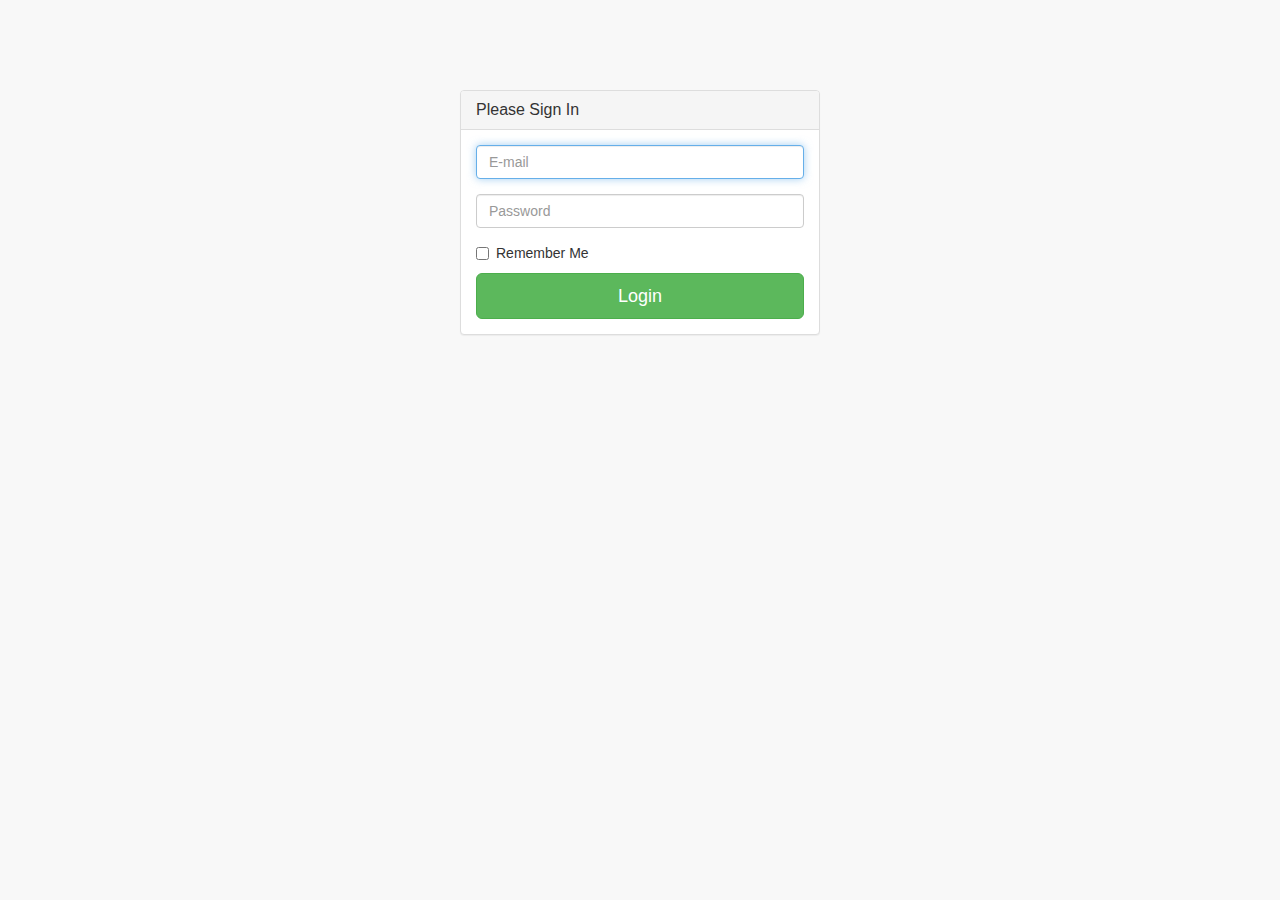
<file: WebContent/pages/login.html>
<!DOCTYPE html>
<html lang="en">

<head>

    <meta charset="utf-8">
    <meta http-equiv="X-UA-Compatible" content="IE=edge">
    <meta name="viewport" content="width=device-width, initial-scale=1">
    <meta name="description" content="">
    <meta name="author" content="">

    <title>SB Admin 2 - Bootstrap Admin Theme</title>

    <!-- Bootstrap Core CSS -->
    <link href="../vendor/bootstrap/css/bootstrap.min.css" rel="stylesheet">

    <!-- MetisMenu CSS -->
    <link href="../vendor/metisMenu/metisMenu.min.css" rel="stylesheet">

    <!-- Custom CSS -->
    <link href="../dist/css/sb-admin-2.css" rel="stylesheet">

    <!-- Custom Fonts -->
    <link href="../vendor/font-awesome/css/font-awesome.min.css" rel="stylesheet" type="text/css">

    <!-- HTML5 Shim and Respond.js IE8 support of HTML5 elements and media queries -->
    <!-- WARNING: Respond.js doesn't work if you view the page via file:// -->
    <!--[if lt IE 9]>
        <script src="https://oss.maxcdn.com/libs/html5shiv/3.7.0/html5shiv.js"></script>
        <script src="https://oss.maxcdn.com/libs/respond.js/1.4.2/respond.min.js"></script>
    <![endif]-->

</head>

<body>

    <div class="container">
        <div class="row">
            <div class="col-md-4 col-md-offset-4">
                <div class="login-panel panel panel-default">
                    <div class="panel-heading">
                        <h3 class="panel-title">Please Sign In</h3>
                    </div>
                    <div class="panel-body">
                        <form role="form">
                            <fieldset>
                                <div class="form-group">
                                    <input class="form-control" placeholder="E-mail" name="email" type="email" autofocus>
                                </div>
                                <div class="form-group">
                                    <input class="form-control" placeholder="Password" name="password" type="password" value="">
                                </div>
                                <div class="checkbox">
                                    <label>
                                        <input name="remember" type="checkbox" value="Remember Me">Remember Me
                                    </label>
                                </div>
                                <!-- Change this to a button or input when using this as a form -->
                                <a href="index.html" class="btn btn-lg btn-success btn-block">Login</a>
                            </fieldset>
                        </form>
                    </div>
                </div>
            </div>
        </div>
    </div>

    <!-- jQuery -->
    <script src="../vendor/jquery/jquery.min.js"></script>

    <!-- Bootstrap Core JavaScript -->
    <script src="../vendor/bootstrap/js/bootstrap.min.js"></script>

    <!-- Metis Menu Plugin JavaScript -->
    <script src="../vendor/metisMenu/metisMenu.min.js"></script>

    <!-- Custom Theme JavaScript -->
    <script src="../dist/js/sb-admin-2.js"></script>

</body>

</html>
</file>
<file: WebContent/influxdbUi/static/css/main.0aa6a088.css>
body{background-color:#eee!important}#influxQuery{margin:25px 0 5px}#queryResults{margin:20px 0}.settings-group{background:#fff;-webkit-box-shadow:0 2px 1px 1px #c1c1c1;box-shadow:0 2px 1px 1px #c1c1c1;padding:10px;margin-bottom:45px}.settings-header{margin:20px 0 5px}.settings-actions{margin-bottom:20px}.settings-explanation{font-size:small;margin:20px 0 10px}.server-listing{max-width:700px}/*!
 * Bootstrap v4.0.0-beta (https://getbootstrap.com)
 * Copyright 2011-2017 The Bootstrap Authors
 * Copyright 2011-2017 Twitter, Inc.
 * Licensed under MIT (https://github.com/twbs/bootstrap/blob/master/LICENSE)
 */@media print{*,:after,:before{text-shadow:none!important;-webkit-box-shadow:none!important;box-shadow:none!important}a,a:visited{text-decoration:underline}abbr[title]:after{content:" (" attr(title) ")"}pre{white-space:pre-wrap!important}blockquote,pre{border:1px solid #999;page-break-inside:avoid}thead{display:table-header-group}img,tr{page-break-inside:avoid}h2,h3,p{orphans:3;widows:3}h2,h3{page-break-after:avoid}.navbar{display:none}.badge{border:1px solid #000}.table{border-collapse:collapse!important}.table td,.table th{background-color:#fff!important}.table-bordered td,.table-bordered th{border:1px solid #ddd!important}}html{-webkit-box-sizing:border-box;box-sizing:border-box;font-family:sans-serif;line-height:1.15;-webkit-text-size-adjust:100%;-ms-text-size-adjust:100%;-ms-overflow-style:scrollbar;-webkit-tap-highlight-color:transparent}*,:after,:before{-webkit-box-sizing:inherit;box-sizing:inherit}@-ms-viewport{width:device-width}article,aside,dialog,figcaption,figure,footer,header,hgroup,main,nav,section{display:block}body{margin:0;font-family:-apple-system,BlinkMacSystemFont,Segoe UI,Roboto,Helvetica Neue,Arial,sans-serif;font-size:1rem;font-weight:400;line-height:1.5;color:#212529;background-color:#fff}[tabindex="-1"]:focus{outline:none!important}hr{-webkit-box-sizing:content-box;box-sizing:content-box;height:0;overflow:visible}h1,h2,h3,h4,h5,h6{margin-top:0;margin-bottom:.5rem}p{margin-top:0;margin-bottom:1rem}abbr[data-original-title],abbr[title]{text-decoration:underline;-webkit-text-decoration:underline dotted;text-decoration:underline dotted;cursor:help;border-bottom:0}address{font-style:normal;line-height:inherit}address,dl,ol,ul{margin-bottom:1rem}dl,ol,ul{margin-top:0}ol ol,ol ul,ul ol,ul ul{margin-bottom:0}dt{font-weight:700}dd{margin-bottom:.5rem;margin-left:0}blockquote{margin:0 0 1rem}dfn{font-style:italic}b,strong{font-weight:bolder}small{font-size:80%}sub,sup{position:relative;font-size:75%;line-height:0;vertical-align:baseline}sub{bottom:-.25em}sup{top:-.5em}a{color:#007bff;text-decoration:none;background-color:transparent;-webkit-text-decoration-skip:objects}a:hover{color:#0056b3;text-decoration:underline}a:not([href]):not([tabindex]),a:not([href]):not([tabindex]):focus,a:not([href]):not([tabindex]):hover{color:inherit;text-decoration:none}a:not([href]):not([tabindex]):focus{outline:0}code,kbd,pre,samp{font-family:monospace,monospace;font-size:1em}pre{overflow:auto}figure{margin:0 0 1rem}img{vertical-align:middle;border-style:none}svg:not(:root){overflow:hidden}[role=button],a,area,button,input,label,select,summary,textarea{-ms-touch-action:manipulation;touch-action:manipulation}table{border-collapse:collapse}caption{padding-top:.75rem;padding-bottom:.75rem;color:#868e96;caption-side:bottom}caption,th{text-align:left}label{display:inline-block;margin-bottom:.5rem}button:focus{outline:1px dotted;outline:5px auto -webkit-focus-ring-color}button,input,optgroup,select,textarea{margin:0;font-family:inherit;font-size:inherit;line-height:inherit}button,input{overflow:visible}button,select{text-transform:none}[type=reset],[type=submit],button,html [type=button]{-webkit-appearance:button}[type=button]::-moz-focus-inner,[type=reset]::-moz-focus-inner,[type=submit]::-moz-focus-inner,button::-moz-focus-inner{padding:0;border-style:none}input[type=checkbox],input[type=radio]{-webkit-box-sizing:border-box;box-sizing:border-box;padding:0}input[type=date],input[type=datetime-local],input[type=month],input[type=time]{-webkit-appearance:listbox}textarea{overflow:auto;resize:vertical}fieldset{min-width:0;padding:0;margin:0;border:0}legend{display:block;width:100%;max-width:100%;padding:0;margin-bottom:.5rem;font-size:1.5rem;line-height:inherit;color:inherit;white-space:normal}progress{vertical-align:baseline}[type=number]::-webkit-inner-spin-button,[type=number]::-webkit-outer-spin-button{height:auto}[type=search]{outline-offset:-2px;-webkit-appearance:none}[type=search]::-webkit-search-cancel-button,[type=search]::-webkit-search-decoration{-webkit-appearance:none}::-webkit-file-upload-button{font:inherit;-webkit-appearance:button}output{display:inline-block}summary{display:list-item}template{display:none}[hidden]{display:none!important}.h1,.h2,.h3,.h4,.h5,.h6,h1,h2,h3,h4,h5,h6{margin-bottom:.5rem;font-family:inherit;font-weight:500;line-height:1.1;color:inherit}.h1,h1{font-size:2.5rem}.h2,h2{font-size:2rem}.h3,h3{font-size:1.75rem}.h4,h4{font-size:1.5rem}.h5,h5{font-size:1.25rem}.h6,h6{font-size:1rem}.lead{font-size:1.25rem;font-weight:300}.display-1{font-size:6rem}.display-1,.display-2{font-weight:300;line-height:1.1}.display-2{font-size:5.5rem}.display-3{font-size:4.5rem}.display-3,.display-4{font-weight:300;line-height:1.1}.display-4{font-size:3.5rem}hr{margin-top:1rem;margin-bottom:1rem;border:0;border-top:1px solid rgba(0,0,0,.1)}.small,small{font-size:80%;font-weight:400}.mark,mark{padding:.2em;background-color:#fcf8e3}.list-inline,.list-unstyled{padding-left:0;list-style:none}.list-inline-item{display:inline-block}.list-inline-item:not(:last-child){margin-right:5px}.initialism{font-size:90%;text-transform:uppercase}.blockquote{margin-bottom:1rem;font-size:1.25rem}.blockquote-footer{display:block;font-size:80%;color:#868e96}.blockquote-footer:before{content:"\2014   \A0"}.img-fluid,.img-thumbnail{max-width:100%;height:auto}.img-thumbnail{padding:.25rem;background-color:#fff;border:1px solid #ddd;border-radius:.25rem;-webkit-transition:all .2s ease-in-out;-o-transition:all .2s ease-in-out;transition:all .2s ease-in-out}.figure{display:inline-block}.figure-img{margin-bottom:.5rem;line-height:1}.figure-caption{font-size:90%;color:#868e96}code,kbd,pre,samp{font-family:Menlo,Monaco,Consolas,Liberation Mono,Courier New,monospace}code{padding:.2rem .4rem;font-size:90%;color:#bd4147;background-color:#f8f9fa;border-radius:.25rem}a>code{padding:0;color:inherit;background-color:inherit}kbd{padding:.2rem .4rem;font-size:90%;color:#fff;background-color:#212529;border-radius:.2rem}kbd kbd{padding:0;font-size:100%;font-weight:700}pre{display:block;margin-top:0;margin-bottom:1rem;font-size:90%;color:#212529}pre code{padding:0;font-size:inherit;color:inherit;background-color:transparent;border-radius:0}.pre-scrollable{max-height:340px;overflow-y:scroll}.container{margin-right:auto;margin-left:auto;padding-right:15px;padding-left:15px;width:100%}@media (min-width:576px){.container{max-width:540px}}@media (min-width:768px){.container{max-width:720px}}@media (min-width:992px){.container{max-width:960px}}@media (min-width:1200px){.container{max-width:1140px}}.container-fluid{margin-right:auto;margin-left:auto;padding-right:15px;padding-left:15px;width:100%}.row{display:-ms-flexbox;display:flex;-ms-flex-wrap:wrap;flex-wrap:wrap;margin-right:-15px;margin-left:-15px}.no-gutters{margin-right:0;margin-left:0}.no-gutters>.col,.no-gutters>[class*=col-]{padding-right:0;padding-left:0}.col,.col-1,.col-2,.col-3,.col-4,.col-5,.col-6,.col-7,.col-8,.col-9,.col-10,.col-11,.col-12,.col-auto,.col-lg,.col-lg-1,.col-lg-2,.col-lg-3,.col-lg-4,.col-lg-5,.col-lg-6,.col-lg-7,.col-lg-8,.col-lg-9,.col-lg-10,.col-lg-11,.col-lg-12,.col-lg-auto,.col-md,.col-md-1,.col-md-2,.col-md-3,.col-md-4,.col-md-5,.col-md-6,.col-md-7,.col-md-8,.col-md-9,.col-md-10,.col-md-11,.col-md-12,.col-md-auto,.col-sm,.col-sm-1,.col-sm-2,.col-sm-3,.col-sm-4,.col-sm-5,.col-sm-6,.col-sm-7,.col-sm-8,.col-sm-9,.col-sm-10,.col-sm-11,.col-sm-12,.col-sm-auto,.col-xl,.col-xl-1,.col-xl-2,.col-xl-3,.col-xl-4,.col-xl-5,.col-xl-6,.col-xl-7,.col-xl-8,.col-xl-9,.col-xl-10,.col-xl-11,.col-xl-12,.col-xl-auto{position:relative;width:100%;min-height:1px;padding-right:15px;padding-left:15px}.col{-ms-flex-preferred-size:0;flex-basis:0;-ms-flex-positive:1;flex-grow:1;max-width:100%}.col-auto{-ms-flex:0 0 auto;flex:0 0 auto;width:auto;max-width:none}.col-1{-ms-flex:0 0 8.333333%;flex:0 0 8.333333%;max-width:8.333333%}.col-2{-ms-flex:0 0 16.666667%;flex:0 0 16.666667%;max-width:16.666667%}.col-3{-ms-flex:0 0 25%;flex:0 0 25%;max-width:25%}.col-4{-ms-flex:0 0 33.333333%;flex:0 0 33.333333%;max-width:33.333333%}.col-5{-ms-flex:0 0 41.666667%;flex:0 0 41.666667%;max-width:41.666667%}.col-6{-ms-flex:0 0 50%;flex:0 0 50%;max-width:50%}.col-7{-ms-flex:0 0 58.333333%;flex:0 0 58.333333%;max-width:58.333333%}.col-8{-ms-flex:0 0 66.666667%;flex:0 0 66.666667%;max-width:66.666667%}.col-9{-ms-flex:0 0 75%;flex:0 0 75%;max-width:75%}.col-10{-ms-flex:0 0 83.333333%;flex:0 0 83.333333%;max-width:83.333333%}.col-11{-ms-flex:0 0 91.666667%;flex:0 0 91.666667%;max-width:91.666667%}.col-12{-ms-flex:0 0 100%;flex:0 0 100%;max-width:100%}.order-1{-ms-flex-order:1;order:1}.order-2{-ms-flex-order:2;order:2}.order-3{-ms-flex-order:3;order:3}.order-4{-ms-flex-order:4;order:4}.order-5{-ms-flex-order:5;order:5}.order-6{-ms-flex-order:6;order:6}.order-7{-ms-flex-order:7;order:7}.order-8{-ms-flex-order:8;order:8}.order-9{-ms-flex-order:9;order:9}.order-10{-ms-flex-order:10;order:10}.order-11{-ms-flex-order:11;order:11}.order-12{-ms-flex-order:12;order:12}@media (min-width:576px){.col-sm{-ms-flex-preferred-size:0;flex-basis:0;-ms-flex-positive:1;flex-grow:1;max-width:100%}.col-sm-auto{-ms-flex:0 0 auto;flex:0 0 auto;width:auto;max-width:none}.col-sm-1{-ms-flex:0 0 8.333333%;flex:0 0 8.333333%;max-width:8.333333%}.col-sm-2{-ms-flex:0 0 16.666667%;flex:0 0 16.666667%;max-width:16.666667%}.col-sm-3{-ms-flex:0 0 25%;flex:0 0 25%;max-width:25%}.col-sm-4{-ms-flex:0 0 33.333333%;flex:0 0 33.333333%;max-width:33.333333%}.col-sm-5{-ms-flex:0 0 41.666667%;flex:0 0 41.666667%;max-width:41.666667%}.col-sm-6{-ms-flex:0 0 50%;flex:0 0 50%;max-width:50%}.col-sm-7{-ms-flex:0 0 58.333333%;flex:0 0 58.333333%;max-width:58.333333%}.col-sm-8{-ms-flex:0 0 66.666667%;flex:0 0 66.666667%;max-width:66.666667%}.col-sm-9{-ms-flex:0 0 75%;flex:0 0 75%;max-width:75%}.col-sm-10{-ms-flex:0 0 83.333333%;flex:0 0 83.333333%;max-width:83.333333%}.col-sm-11{-ms-flex:0 0 91.666667%;flex:0 0 91.666667%;max-width:91.666667%}.col-sm-12{-ms-flex:0 0 100%;flex:0 0 100%;max-width:100%}.order-sm-1{-ms-flex-order:1;order:1}.order-sm-2{-ms-flex-order:2;order:2}.order-sm-3{-ms-flex-order:3;order:3}.order-sm-4{-ms-flex-order:4;order:4}.order-sm-5{-ms-flex-order:5;order:5}.order-sm-6{-ms-flex-order:6;order:6}.order-sm-7{-ms-flex-order:7;order:7}.order-sm-8{-ms-flex-order:8;order:8}.order-sm-9{-ms-flex-order:9;order:9}.order-sm-10{-ms-flex-order:10;order:10}.order-sm-11{-ms-flex-order:11;order:11}.order-sm-12{-ms-flex-order:12;order:12}}@media (min-width:768px){.col-md{-ms-flex-preferred-size:0;flex-basis:0;-ms-flex-positive:1;flex-grow:1;max-width:100%}.col-md-auto{-ms-flex:0 0 auto;flex:0 0 auto;width:auto;max-width:none}.col-md-1{-ms-flex:0 0 8.333333%;flex:0 0 8.333333%;max-width:8.333333%}.col-md-2{-ms-flex:0 0 16.666667%;flex:0 0 16.666667%;max-width:16.666667%}.col-md-3{-ms-flex:0 0 25%;flex:0 0 25%;max-width:25%}.col-md-4{-ms-flex:0 0 33.333333%;flex:0 0 33.333333%;max-width:33.333333%}.col-md-5{-ms-flex:0 0 41.666667%;flex:0 0 41.666667%;max-width:41.666667%}.col-md-6{-ms-flex:0 0 50%;flex:0 0 50%;max-width:50%}.col-md-7{-ms-flex:0 0 58.333333%;flex:0 0 58.333333%;max-width:58.333333%}.col-md-8{-ms-flex:0 0 66.666667%;flex:0 0 66.666667%;max-width:66.666667%}.col-md-9{-ms-flex:0 0 75%;flex:0 0 75%;max-width:75%}.col-md-10{-ms-flex:0 0 83.333333%;flex:0 0 83.333333%;max-width:83.333333%}.col-md-11{-ms-flex:0 0 91.666667%;flex:0 0 91.666667%;max-width:91.666667%}.col-md-12{-ms-flex:0 0 100%;flex:0 0 100%;max-width:100%}.order-md-1{-ms-flex-order:1;order:1}.order-md-2{-ms-flex-order:2;order:2}.order-md-3{-ms-flex-order:3;order:3}.order-md-4{-ms-flex-order:4;order:4}.order-md-5{-ms-flex-order:5;order:5}.order-md-6{-ms-flex-order:6;order:6}.order-md-7{-ms-flex-order:7;order:7}.order-md-8{-ms-flex-order:8;order:8}.order-md-9{-ms-flex-order:9;order:9}.order-md-10{-ms-flex-order:10;order:10}.order-md-11{-ms-flex-order:11;order:11}.order-md-12{-ms-flex-order:12;order:12}}@media (min-width:992px){.col-lg{-ms-flex-preferred-size:0;flex-basis:0;-ms-flex-positive:1;flex-grow:1;max-width:100%}.col-lg-auto{-ms-flex:0 0 auto;flex:0 0 auto;width:auto;max-width:none}.col-lg-1{-ms-flex:0 0 8.333333%;flex:0 0 8.333333%;max-width:8.333333%}.col-lg-2{-ms-flex:0 0 16.666667%;flex:0 0 16.666667%;max-width:16.666667%}.col-lg-3{-ms-flex:0 0 25%;flex:0 0 25%;max-width:25%}.col-lg-4{-ms-flex:0 0 33.333333%;flex:0 0 33.333333%;max-width:33.333333%}.col-lg-5{-ms-flex:0 0 41.666667%;flex:0 0 41.666667%;max-width:41.666667%}.col-lg-6{-ms-flex:0 0 50%;flex:0 0 50%;max-width:50%}.col-lg-7{-ms-flex:0 0 58.333333%;flex:0 0 58.333333%;max-width:58.333333%}.col-lg-8{-ms-flex:0 0 66.666667%;flex:0 0 66.666667%;max-width:66.666667%}.col-lg-9{-ms-flex:0 0 75%;flex:0 0 75%;max-width:75%}.col-lg-10{-ms-flex:0 0 83.333333%;flex:0 0 83.333333%;max-width:83.333333%}.col-lg-11{-ms-flex:0 0 91.666667%;flex:0 0 91.666667%;max-width:91.666667%}.col-lg-12{-ms-flex:0 0 100%;flex:0 0 100%;max-width:100%}.order-lg-1{-ms-flex-order:1;order:1}.order-lg-2{-ms-flex-order:2;order:2}.order-lg-3{-ms-flex-order:3;order:3}.order-lg-4{-ms-flex-order:4;order:4}.order-lg-5{-ms-flex-order:5;order:5}.order-lg-6{-ms-flex-order:6;order:6}.order-lg-7{-ms-flex-order:7;order:7}.order-lg-8{-ms-flex-order:8;order:8}.order-lg-9{-ms-flex-order:9;order:9}.order-lg-10{-ms-flex-order:10;order:10}.order-lg-11{-ms-flex-order:11;order:11}.order-lg-12{-ms-flex-order:12;order:12}}@media (min-width:1200px){.col-xl{-ms-flex-preferred-size:0;flex-basis:0;-ms-flex-positive:1;flex-grow:1;max-width:100%}.col-xl-auto{-ms-flex:0 0 auto;flex:0 0 auto;width:auto;max-width:none}.col-xl-1{-ms-flex:0 0 8.333333%;flex:0 0 8.333333%;max-width:8.333333%}.col-xl-2{-ms-flex:0 0 16.666667%;flex:0 0 16.666667%;max-width:16.666667%}.col-xl-3{-ms-flex:0 0 25%;flex:0 0 25%;max-width:25%}.col-xl-4{-ms-flex:0 0 33.333333%;flex:0 0 33.333333%;max-width:33.333333%}.col-xl-5{-ms-flex:0 0 41.666667%;flex:0 0 41.666667%;max-width:41.666667%}.col-xl-6{-ms-flex:0 0 50%;flex:0 0 50%;max-width:50%}.col-xl-7{-ms-flex:0 0 58.333333%;flex:0 0 58.333333%;max-width:58.333333%}.col-xl-8{-ms-flex:0 0 66.666667%;flex:0 0 66.666667%;max-width:66.666667%}.col-xl-9{-ms-flex:0 0 75%;flex:0 0 75%;max-width:75%}.col-xl-10{-ms-flex:0 0 83.333333%;flex:0 0 83.333333%;max-width:83.333333%}.col-xl-11{-ms-flex:0 0 91.666667%;flex:0 0 91.666667%;max-width:91.666667%}.col-xl-12{-ms-flex:0 0 100%;flex:0 0 100%;max-width:100%}.order-xl-1{-ms-flex-order:1;order:1}.order-xl-2{-ms-flex-order:2;order:2}.order-xl-3{-ms-flex-order:3;order:3}.order-xl-4{-ms-flex-order:4;order:4}.order-xl-5{-ms-flex-order:5;order:5}.order-xl-6{-ms-flex-order:6;order:6}.order-xl-7{-ms-flex-order:7;order:7}.order-xl-8{-ms-flex-order:8;order:8}.order-xl-9{-ms-flex-order:9;order:9}.order-xl-10{-ms-flex-order:10;order:10}.order-xl-11{-ms-flex-order:11;order:11}.order-xl-12{-ms-flex-order:12;order:12}}.table{width:100%;max-width:100%;margin-bottom:1rem;background-color:transparent}.table td,.table th{padding:.75rem;vertical-align:top;border-top:1px solid #e9ecef}.table thead th{vertical-align:bottom;border-bottom:2px solid #e9ecef}.table tbody+tbody{border-top:2px solid #e9ecef}.table .table{background-color:#fff}.table-sm td,.table-sm th{padding:.3rem}.table-bordered,.table-bordered td,.table-bordered th{border:1px solid #e9ecef}.table-bordered thead td,.table-bordered thead th{border-bottom-width:2px}.table-striped tbody tr:nth-of-type(odd){background-color:rgba(0,0,0,.05)}.table-hover tbody tr:hover{background-color:rgba(0,0,0,.075)}.table-primary,.table-primary>td,.table-primary>th{background-color:#b8daff}.table-hover .table-primary:hover,.table-hover .table-primary:hover>td,.table-hover .table-primary:hover>th{background-color:#9fcdff}.table-secondary,.table-secondary>td,.table-secondary>th{background-color:#dddfe2}.table-hover .table-secondary:hover,.table-hover .table-secondary:hover>td,.table-hover .table-secondary:hover>th{background-color:#cfd2d6}.table-success,.table-success>td,.table-success>th{background-color:#c3e6cb}.table-hover .table-success:hover,.table-hover .table-success:hover>td,.table-hover .table-success:hover>th{background-color:#b1dfbb}.table-info,.table-info>td,.table-info>th{background-color:#bee5eb}.table-hover .table-info:hover,.table-hover .table-info:hover>td,.table-hover .table-info:hover>th{background-color:#abdde5}.table-warning,.table-warning>td,.table-warning>th{background-color:#ffeeba}.table-hover .table-warning:hover,.table-hover .table-warning:hover>td,.table-hover .table-warning:hover>th{background-color:#ffe8a1}.table-danger,.table-danger>td,.table-danger>th{background-color:#f5c6cb}.table-hover .table-danger:hover,.table-hover .table-danger:hover>td,.table-hover .table-danger:hover>th{background-color:#f1b0b7}.table-light,.table-light>td,.table-light>th{background-color:#fdfdfe}.table-hover .table-light:hover,.table-hover .table-light:hover>td,.table-hover .table-light:hover>th{background-color:#ececf6}.table-dark,.table-dark>td,.table-dark>th{background-color:#c6c8ca}.table-hover .table-dark:hover,.table-hover .table-dark:hover>td,.table-hover .table-dark:hover>th{background-color:#b9bbbe}.table-active,.table-active>td,.table-active>th,.table-hover .table-active:hover,.table-hover .table-active:hover>td,.table-hover .table-active:hover>th{background-color:rgba(0,0,0,.075)}.thead-inverse th{color:#fff;background-color:#212529}.thead-default th{color:#495057;background-color:#e9ecef}.table-inverse{color:#fff;background-color:#212529}.table-inverse td,.table-inverse th,.table-inverse thead th{border-color:#32383e}.table-inverse.table-bordered{border:0}.table-inverse.table-striped tbody tr:nth-of-type(odd){background-color:hsla(0,0%,100%,.05)}.table-inverse.table-hover tbody tr:hover{background-color:hsla(0,0%,100%,.075)}@media (max-width:991px){.table-responsive{display:block;width:100%;overflow-x:auto;-ms-overflow-style:-ms-autohiding-scrollbar}.table-responsive.table-bordered{border:0}}.form-control{display:block;width:100%;padding:.5rem .75rem;font-size:1rem;line-height:1.25;color:#495057;background-color:#fff;background-image:none;background-clip:padding-box;border:1px solid rgba(0,0,0,.15);border-radius:.25rem;-webkit-transition:border-color .15s ease-in-out,-webkit-box-shadow .15s ease-in-out;transition:border-color .15s ease-in-out,-webkit-box-shadow .15s ease-in-out;-o-transition:border-color ease-in-out .15s,box-shadow ease-in-out .15s;transition:border-color .15s ease-in-out,box-shadow .15s ease-in-out;transition:border-color .15s ease-in-out,box-shadow .15s ease-in-out,-webkit-box-shadow .15s ease-in-out}.form-control::-ms-expand{background-color:transparent;border:0}.form-control:focus{color:#495057;background-color:#fff;border-color:#80bdff;outline:none}.form-control::-webkit-input-placeholder{color:#868e96;opacity:1}.form-control:-ms-input-placeholder{color:#868e96;opacity:1}.form-control::placeholder{color:#868e96;opacity:1}.form-control:disabled,.form-control[readonly]{background-color:#e9ecef;opacity:1}select.form-control:not([size]):not([multiple]){height:calc(2.25rem + 2px)}select.form-control:focus::-ms-value{color:#495057;background-color:#fff}.form-control-file,.form-control-range{display:block}.col-form-label{margin-bottom:0}.col-form-label,.col-form-label-lg{padding-top:calc(.5rem - 1px * 2);padding-bottom:calc(.5rem - 1px * 2)}.col-form-label-lg{font-size:1.25rem}.col-form-label-sm{padding-top:calc(.25rem - 1px * 2);padding-bottom:calc(.25rem - 1px * 2);font-size:.875rem}.col-form-legend{font-size:1rem}.col-form-legend,.form-control-plaintext{padding-top:.5rem;padding-bottom:.5rem;margin-bottom:0}.form-control-plaintext{line-height:1.25;border:solid transparent;border-width:1px 0}.form-control-plaintext.form-control-lg,.form-control-plaintext.form-control-sm,.input-group-lg>.form-control-plaintext.form-control,.input-group-lg>.form-control-plaintext.input-group-addon,.input-group-lg>.input-group-btn>.form-control-plaintext.btn,.input-group-sm>.form-control-plaintext.form-control,.input-group-sm>.form-control-plaintext.input-group-addon,.input-group-sm>.input-group-btn>.form-control-plaintext.btn{padding-right:0;padding-left:0}.form-control-sm,.input-group-sm>.form-control,.input-group-sm>.input-group-addon,.input-group-sm>.input-group-btn>.btn{padding:.25rem .5rem;font-size:.875rem;line-height:1.5;border-radius:.2rem}.input-group-sm>.input-group-btn>select.btn:not([size]):not([multiple]),.input-group-sm>select.form-control:not([size]):not([multiple]),.input-group-sm>select.input-group-addon:not([size]):not([multiple]),select.form-control-sm:not([size]):not([multiple]){height:calc(1.8125rem + 2px)}.form-control-lg,.input-group-lg>.form-control,.input-group-lg>.input-group-addon,.input-group-lg>.input-group-btn>.btn{padding:.5rem 1rem;font-size:1.25rem;line-height:1.5;border-radius:.3rem}.input-group-lg>.input-group-btn>select.btn:not([size]):not([multiple]),.input-group-lg>select.form-control:not([size]):not([multiple]),.input-group-lg>select.input-group-addon:not([size]):not([multiple]),select.form-control-lg:not([size]):not([multiple]){height:calc(2.3125rem + 2px)}.form-group{margin-bottom:1rem}.form-text{display:block;margin-top:.25rem}.form-row{display:-ms-flexbox;display:flex;-ms-flex-wrap:wrap;flex-wrap:wrap;margin-right:-5px;margin-left:-5px}.form-row>.col,.form-row>[class*=col-]{padding-right:5px;padding-left:5px}.form-check{position:relative;display:block;margin-bottom:.5rem}.form-check.disabled .form-check-label{color:#868e96}.form-check-label{padding-left:1.25rem;margin-bottom:0}.form-check-input{position:absolute;margin-top:.25rem;margin-left:-1.25rem}.form-check-input:only-child{position:static}.form-check-inline{display:inline-block}.form-check-inline .form-check-label{vertical-align:middle}.form-check-inline+.form-check-inline{margin-left:.75rem}.invalid-feedback{display:none;margin-top:.25rem;font-size:.875rem;color:#dc3545}.invalid-tooltip{position:absolute;top:100%;z-index:5;display:none;width:250px;padding:.5rem;margin-top:.1rem;font-size:.875rem;line-height:1;color:#fff;background-color:rgba(220,53,69,.8);border-radius:.2rem}.custom-select.is-valid,.form-control.is-valid,.was-validated .custom-select:valid,.was-validated .form-control:valid{border-color:#28a745}.custom-select.is-valid:focus,.form-control.is-valid:focus,.was-validated .custom-select:valid:focus,.was-validated .form-control:valid:focus{-webkit-box-shadow:0 0 0 .2rem rgba(40,167,69,.25);box-shadow:0 0 0 .2rem rgba(40,167,69,.25)}.custom-select.is-valid~.invalid-feedback,.custom-select.is-valid~.invalid-tooltip,.form-control.is-valid~.invalid-feedback,.form-control.is-valid~.invalid-tooltip,.was-validated .custom-select:valid~.invalid-feedback,.was-validated .custom-select:valid~.invalid-tooltip,.was-validated .form-control:valid~.invalid-feedback,.was-validated .form-control:valid~.invalid-tooltip{display:block}.form-check-input.is-valid+.form-check-label,.was-validated .form-check-input:valid+.form-check-label{color:#28a745}.custom-control-input.is-valid~.custom-control-indicator,.was-validated .custom-control-input:valid~.custom-control-indicator{background-color:rgba(40,167,69,.25)}.custom-control-input.is-valid~.custom-control-description,.was-validated .custom-control-input:valid~.custom-control-description{color:#28a745}.custom-file-input.is-valid~.custom-file-control,.was-validated .custom-file-input:valid~.custom-file-control{border-color:#28a745}.custom-file-input.is-valid~.custom-file-control:before,.was-validated .custom-file-input:valid~.custom-file-control:before{border-color:inherit}.custom-file-input.is-valid:focus,.was-validated .custom-file-input:valid:focus{-webkit-box-shadow:0 0 0 .2rem rgba(40,167,69,.25);box-shadow:0 0 0 .2rem rgba(40,167,69,.25)}.custom-select.is-invalid,.form-control.is-invalid,.was-validated .custom-select:invalid,.was-validated .form-control:invalid{border-color:#dc3545}.custom-select.is-invalid:focus,.form-control.is-invalid:focus,.was-validated .custom-select:invalid:focus,.was-validated .form-control:invalid:focus{-webkit-box-shadow:0 0 0 .2rem rgba(220,53,69,.25);box-shadow:0 0 0 .2rem rgba(220,53,69,.25)}.custom-select.is-invalid~.invalid-feedback,.custom-select.is-invalid~.invalid-tooltip,.form-control.is-invalid~.invalid-feedback,.form-control.is-invalid~.invalid-tooltip,.was-validated .custom-select:invalid~.invalid-feedback,.was-validated .custom-select:invalid~.invalid-tooltip,.was-validated .form-control:invalid~.invalid-feedback,.was-validated .form-control:invalid~.invalid-tooltip{display:block}.form-check-input.is-invalid+.form-check-label,.was-validated .form-check-input:invalid+.form-check-label{color:#dc3545}.custom-control-input.is-invalid~.custom-control-indicator,.was-validated .custom-control-input:invalid~.custom-control-indicator{background-color:rgba(220,53,69,.25)}.custom-control-input.is-invalid~.custom-control-description,.was-validated .custom-control-input:invalid~.custom-control-description{color:#dc3545}.custom-file-input.is-invalid~.custom-file-control,.was-validated .custom-file-input:invalid~.custom-file-control{border-color:#dc3545}.custom-file-input.is-invalid~.custom-file-control:before,.was-validated .custom-file-input:invalid~.custom-file-control:before{border-color:inherit}.custom-file-input.is-invalid:focus,.was-validated .custom-file-input:invalid:focus{-webkit-box-shadow:0 0 0 .2rem rgba(220,53,69,.25);box-shadow:0 0 0 .2rem rgba(220,53,69,.25)}.form-inline{display:-ms-flexbox;display:flex;-ms-flex-flow:row wrap;flex-flow:row wrap;-ms-flex-align:center;align-items:center}.form-inline .form-check{width:100%}@media (min-width:576px){.form-inline label{-ms-flex-align:center;-ms-flex-pack:center;justify-content:center}.form-inline .form-group,.form-inline label{display:-ms-flexbox;display:flex;align-items:center;margin-bottom:0}.form-inline .form-group{-ms-flex:0 0 auto;flex:0 0 auto;-ms-flex-flow:row wrap;flex-flow:row wrap;-ms-flex-align:center}.form-inline .form-control{display:inline-block;width:auto;vertical-align:middle}.form-inline .form-control-plaintext{display:inline-block}.form-inline .input-group{width:auto}.form-inline .form-control-label{margin-bottom:0;vertical-align:middle}.form-inline .form-check{display:-ms-flexbox;display:flex;-ms-flex-align:center;align-items:center;-ms-flex-pack:center;justify-content:center;width:auto;margin-top:0;margin-bottom:0}.form-inline .form-check-label{padding-left:0}.form-inline .form-check-input{position:relative;margin-top:0;margin-right:.25rem;margin-left:0}.form-inline .custom-control{display:-ms-flexbox;display:flex;-ms-flex-align:center;align-items:center;-ms-flex-pack:center;justify-content:center;padding-left:0}.form-inline .custom-control-indicator{position:static;display:inline-block;margin-right:.25rem;vertical-align:text-bottom}.form-inline .has-feedback .form-control-feedback{top:0}}.btn{display:inline-block;font-weight:400;text-align:center;white-space:nowrap;vertical-align:middle;-webkit-user-select:none;-moz-user-select:none;-ms-user-select:none;user-select:none;border:1px solid transparent;padding:.5rem .75rem;font-size:1rem;line-height:1.25;border-radius:.25rem;-webkit-transition:all .15s ease-in-out;-o-transition:all .15s ease-in-out;transition:all .15s ease-in-out}.btn:focus,.btn:hover{text-decoration:none}.btn.focus,.btn:focus{outline:0;-webkit-box-shadow:0 0 0 3px rgba(0,123,255,.25);box-shadow:0 0 0 3px rgba(0,123,255,.25)}.btn.disabled,.btn:disabled{opacity:.65}.btn.active,.btn:active{background-image:none}a.btn.disabled,fieldset[disabled] a.btn{pointer-events:none}.btn-primary{color:#fff;background-color:#007bff;border-color:#007bff}.btn-primary:hover{color:#fff;background-color:#0069d9;border-color:#0062cc}.btn-primary.focus,.btn-primary:focus{-webkit-box-shadow:0 0 0 3px rgba(0,123,255,.5);box-shadow:0 0 0 3px rgba(0,123,255,.5)}.btn-primary.disabled,.btn-primary:disabled{background-color:#007bff;border-color:#007bff}.btn-primary.active,.btn-primary:active,.show>.btn-primary.dropdown-toggle{background-color:#0069d9;background-image:none;border-color:#0062cc}.btn-secondary{color:#fff;background-color:#868e96;border-color:#868e96}.btn-secondary:hover{color:#fff;background-color:#727b84;border-color:#6c757d}.btn-secondary.focus,.btn-secondary:focus{-webkit-box-shadow:0 0 0 3px hsla(210,7%,56%,.5);box-shadow:0 0 0 3px hsla(210,7%,56%,.5)}.btn-secondary.disabled,.btn-secondary:disabled{background-color:#868e96;border-color:#868e96}.btn-secondary.active,.btn-secondary:active,.show>.btn-secondary.dropdown-toggle{background-color:#727b84;background-image:none;border-color:#6c757d}.btn-success{color:#fff;background-color:#28a745;border-color:#28a745}.btn-success:hover{color:#fff;background-color:#218838;border-color:#1e7e34}.btn-success.focus,.btn-success:focus{-webkit-box-shadow:0 0 0 3px rgba(40,167,69,.5);box-shadow:0 0 0 3px rgba(40,167,69,.5)}.btn-success.disabled,.btn-success:disabled{background-color:#28a745;border-color:#28a745}.btn-success.active,.btn-success:active,.show>.btn-success.dropdown-toggle{background-color:#218838;background-image:none;border-color:#1e7e34}.btn-info{color:#fff;background-color:#17a2b8;border-color:#17a2b8}.btn-info:hover{color:#fff;background-color:#138496;border-color:#117a8b}.btn-info.focus,.btn-info:focus{-webkit-box-shadow:0 0 0 3px rgba(23,162,184,.5);box-shadow:0 0 0 3px rgba(23,162,184,.5)}.btn-info.disabled,.btn-info:disabled{background-color:#17a2b8;border-color:#17a2b8}.btn-info.active,.btn-info:active,.show>.btn-info.dropdown-toggle{background-color:#138496;background-image:none;border-color:#117a8b}.btn-warning{color:#111;background-color:#ffc107;border-color:#ffc107}.btn-warning:hover{color:#111;background-color:#e0a800;border-color:#d39e00}.btn-warning.focus,.btn-warning:focus{-webkit-box-shadow:0 0 0 3px rgba(255,193,7,.5);box-shadow:0 0 0 3px rgba(255,193,7,.5)}.btn-warning.disabled,.btn-warning:disabled{background-color:#ffc107;border-color:#ffc107}.btn-warning.active,.btn-warning:active,.show>.btn-warning.dropdown-toggle{background-color:#e0a800;background-image:none;border-color:#d39e00}.btn-danger{color:#fff;background-color:#dc3545;border-color:#dc3545}.btn-danger:hover{color:#fff;background-color:#c82333;border-color:#bd2130}.btn-danger.focus,.btn-danger:focus{-webkit-box-shadow:0 0 0 3px rgba(220,53,69,.5);box-shadow:0 0 0 3px rgba(220,53,69,.5)}.btn-danger.disabled,.btn-danger:disabled{background-color:#dc3545;border-color:#dc3545}.btn-danger.active,.btn-danger:active,.show>.btn-danger.dropdown-toggle{background-color:#c82333;background-image:none;border-color:#bd2130}.btn-light{color:#111;background-color:#f8f9fa;border-color:#f8f9fa}.btn-light:hover{color:#111;background-color:#e2e6ea;border-color:#dae0e5}.btn-light.focus,.btn-light:focus{-webkit-box-shadow:0 0 0 3px rgba(248,249,250,.5);box-shadow:0 0 0 3px rgba(248,249,250,.5)}.btn-light.disabled,.btn-light:disabled{background-color:#f8f9fa;border-color:#f8f9fa}.btn-light.active,.btn-light:active,.show>.btn-light.dropdown-toggle{background-color:#e2e6ea;background-image:none;border-color:#dae0e5}.btn-dark{color:#fff;background-color:#343a40;border-color:#343a40}.btn-dark:hover{color:#fff;background-color:#23272b;border-color:#1d2124}.btn-dark.focus,.btn-dark:focus{-webkit-box-shadow:0 0 0 3px rgba(52,58,64,.5);box-shadow:0 0 0 3px rgba(52,58,64,.5)}.btn-dark.disabled,.btn-dark:disabled{background-color:#343a40;border-color:#343a40}.btn-dark.active,.btn-dark:active,.show>.btn-dark.dropdown-toggle{background-color:#23272b;background-image:none;border-color:#1d2124}.btn-outline-primary{color:#007bff;background-color:transparent;background-image:none;border-color:#007bff}.btn-outline-primary:hover{color:#fff;background-color:#007bff;border-color:#007bff}.btn-outline-primary.focus,.btn-outline-primary:focus{-webkit-box-shadow:0 0 0 3px rgba(0,123,255,.5);box-shadow:0 0 0 3px rgba(0,123,255,.5)}.btn-outline-primary.disabled,.btn-outline-primary:disabled{color:#007bff;background-color:transparent}.btn-outline-primary.active,.btn-outline-primary:active,.show>.btn-outline-primary.dropdown-toggle{color:#fff;background-color:#007bff;border-color:#007bff}.btn-outline-secondary{color:#868e96;background-color:transparent;background-image:none;border-color:#868e96}.btn-outline-secondary:hover{color:#fff;background-color:#868e96;border-color:#868e96}.btn-outline-secondary.focus,.btn-outline-secondary:focus{-webkit-box-shadow:0 0 0 3px hsla(210,7%,56%,.5);box-shadow:0 0 0 3px hsla(210,7%,56%,.5)}.btn-outline-secondary.disabled,.btn-outline-secondary:disabled{color:#868e96;background-color:transparent}.btn-outline-secondary.active,.btn-outline-secondary:active,.show>.btn-outline-secondary.dropdown-toggle{color:#fff;background-color:#868e96;border-color:#868e96}.btn-outline-success{color:#28a745;background-color:transparent;background-image:none;border-color:#28a745}.btn-outline-success:hover{color:#fff;background-color:#28a745;border-color:#28a745}.btn-outline-success.focus,.btn-outline-success:focus{-webkit-box-shadow:0 0 0 3px rgba(40,167,69,.5);box-shadow:0 0 0 3px rgba(40,167,69,.5)}.btn-outline-success.disabled,.btn-outline-success:disabled{color:#28a745;background-color:transparent}.btn-outline-success.active,.btn-outline-success:active,.show>.btn-outline-success.dropdown-toggle{color:#fff;background-color:#28a745;border-color:#28a745}.btn-outline-info{color:#17a2b8;background-color:transparent;background-image:none;border-color:#17a2b8}.btn-outline-info:hover{color:#fff;background-color:#17a2b8;border-color:#17a2b8}.btn-outline-info.focus,.btn-outline-info:focus{-webkit-box-shadow:0 0 0 3px rgba(23,162,184,.5);box-shadow:0 0 0 3px rgba(23,162,184,.5)}.btn-outline-info.disabled,.btn-outline-info:disabled{color:#17a2b8;background-color:transparent}.btn-outline-info.active,.btn-outline-info:active,.show>.btn-outline-info.dropdown-toggle{color:#fff;background-color:#17a2b8;border-color:#17a2b8}.btn-outline-warning{color:#ffc107;background-color:transparent;background-image:none;border-color:#ffc107}.btn-outline-warning:hover{color:#fff;background-color:#ffc107;border-color:#ffc107}.btn-outline-warning.focus,.btn-outline-warning:focus{-webkit-box-shadow:0 0 0 3px rgba(255,193,7,.5);box-shadow:0 0 0 3px rgba(255,193,7,.5)}.btn-outline-warning.disabled,.btn-outline-warning:disabled{color:#ffc107;background-color:transparent}.btn-outline-warning.active,.btn-outline-warning:active,.show>.btn-outline-warning.dropdown-toggle{color:#fff;background-color:#ffc107;border-color:#ffc107}.btn-outline-danger{color:#dc3545;background-color:transparent;background-image:none;border-color:#dc3545}.btn-outline-danger:hover{color:#fff;background-color:#dc3545;border-color:#dc3545}.btn-outline-danger.focus,.btn-outline-danger:focus{-webkit-box-shadow:0 0 0 3px rgba(220,53,69,.5);box-shadow:0 0 0 3px rgba(220,53,69,.5)}.btn-outline-danger.disabled,.btn-outline-danger:disabled{color:#dc3545;background-color:transparent}.btn-outline-danger.active,.btn-outline-danger:active,.show>.btn-outline-danger.dropdown-toggle{color:#fff;background-color:#dc3545;border-color:#dc3545}.btn-outline-light{color:#f8f9fa;background-color:transparent;background-image:none;border-color:#f8f9fa}.btn-outline-light:hover{color:#fff;background-color:#f8f9fa;border-color:#f8f9fa}.btn-outline-light.focus,.btn-outline-light:focus{-webkit-box-shadow:0 0 0 3px rgba(248,249,250,.5);box-shadow:0 0 0 3px rgba(248,249,250,.5)}.btn-outline-light.disabled,.btn-outline-light:disabled{color:#f8f9fa;background-color:transparent}.btn-outline-light.active,.btn-outline-light:active,.show>.btn-outline-light.dropdown-toggle{color:#fff;background-color:#f8f9fa;border-color:#f8f9fa}.btn-outline-dark{color:#343a40;background-color:transparent;background-image:none;border-color:#343a40}.btn-outline-dark:hover{color:#fff;background-color:#343a40;border-color:#343a40}.btn-outline-dark.focus,.btn-outline-dark:focus{-webkit-box-shadow:0 0 0 3px rgba(52,58,64,.5);box-shadow:0 0 0 3px rgba(52,58,64,.5)}.btn-outline-dark.disabled,.btn-outline-dark:disabled{color:#343a40;background-color:transparent}.btn-outline-dark.active,.btn-outline-dark:active,.show>.btn-outline-dark.dropdown-toggle{color:#fff;background-color:#343a40;border-color:#343a40}.btn-link{font-weight:400;color:#007bff;border-radius:0}.btn-link,.btn-link.active,.btn-link:active,.btn-link:disabled{background-color:transparent}.btn-link,.btn-link:active,.btn-link:focus{border-color:transparent;-webkit-box-shadow:none;box-shadow:none}.btn-link:hover{border-color:transparent}.btn-link:focus,.btn-link:hover{color:#0056b3;text-decoration:underline;background-color:transparent}.btn-link:disabled{color:#868e96}.btn-link:disabled:focus,.btn-link:disabled:hover{text-decoration:none}.btn-group-lg>.btn,.btn-lg{padding:.5rem 1rem;font-size:1.25rem;line-height:1.5;border-radius:.3rem}.btn-group-sm>.btn,.btn-sm{padding:.25rem .5rem;font-size:.875rem;line-height:1.5;border-radius:.2rem}.btn-block{display:block;width:100%}.btn-block+.btn-block{margin-top:.5rem}input[type=button].btn-block,input[type=reset].btn-block,input[type=submit].btn-block{width:100%}.fade{opacity:0;-webkit-transition:opacity .15s linear;-o-transition:opacity .15s linear;transition:opacity .15s linear}.fade.show{opacity:1}.collapse{display:none}.collapse.show{display:block}tr.collapse.show{display:table-row}tbody.collapse.show{display:table-row-group}.collapsing{height:0;overflow:hidden;-webkit-transition:height .35s ease;-o-transition:height .35s ease;transition:height .35s ease}.collapsing,.dropdown,.dropup{position:relative}.dropdown-toggle:after{display:inline-block;width:0;height:0;margin-left:.255em;vertical-align:.255em;content:"";border-top:.3em solid;border-right:.3em solid transparent;border-left:.3em solid transparent}.dropdown-toggle:empty:after{margin-left:0}.dropup .dropdown-menu{margin-top:0;margin-bottom:.125rem}.dropup .dropdown-toggle:after{border-top:0;border-bottom:.3em solid}.dropdown-menu{position:absolute;top:100%;left:0;z-index:1000;display:none;float:left;min-width:10rem;padding:.5rem 0;margin:.125rem 0 0;font-size:1rem;color:#212529;text-align:left;list-style:none;background-color:#fff;background-clip:padding-box;border:1px solid rgba(0,0,0,.15);border-radius:.25rem}.dropdown-divider{height:0;margin:.5rem 0;overflow:hidden;border-top:1px solid #e9ecef}.dropdown-item{display:block;width:100%;padding:.25rem 1.5rem;clear:both;font-weight:400;color:#212529;text-align:inherit;white-space:nowrap;background:none;border:0}.dropdown-item:focus,.dropdown-item:hover{color:#16181b;text-decoration:none;background-color:#f8f9fa}.dropdown-item.active,.dropdown-item:active{color:#fff;text-decoration:none;background-color:#007bff}.dropdown-item.disabled,.dropdown-item:disabled{color:#868e96;background-color:transparent}.show>a{outline:0}.dropdown-menu.show{display:block}.dropdown-header{display:block;padding:.5rem 1.5rem;margin-bottom:0;font-size:.875rem;color:#868e96;white-space:nowrap}.btn-group,.btn-group-vertical{position:relative;display:-ms-inline-flexbox;display:inline-flex;vertical-align:middle}.btn-group-vertical>.btn,.btn-group>.btn{position:relative;-ms-flex:0 1 auto;flex:0 1 auto;margin-bottom:0}.btn-group-vertical>.btn.active,.btn-group-vertical>.btn:active,.btn-group-vertical>.btn:focus,.btn-group-vertical>.btn:hover,.btn-group>.btn.active,.btn-group>.btn:active,.btn-group>.btn:focus,.btn-group>.btn:hover{z-index:2}.btn-group-vertical .btn+.btn,.btn-group-vertical .btn+.btn-group,.btn-group-vertical .btn-group+.btn,.btn-group-vertical .btn-group+.btn-group,.btn-group .btn+.btn,.btn-group .btn+.btn-group,.btn-group .btn-group+.btn,.btn-group .btn-group+.btn-group{margin-left:-1px}.btn-toolbar{display:-ms-flexbox;display:flex;-ms-flex-wrap:wrap;flex-wrap:wrap;-ms-flex-pack:start;justify-content:flex-start}.btn-toolbar .input-group{width:auto}.btn-group>.btn:not(:first-child):not(:last-child):not(.dropdown-toggle){border-radius:0}.btn-group>.btn:first-child{margin-left:0}.btn-group>.btn:first-child:not(:last-child):not(.dropdown-toggle){border-top-right-radius:0;border-bottom-right-radius:0}.btn-group>.btn:last-child:not(:first-child),.btn-group>.dropdown-toggle:not(:first-child){border-top-left-radius:0;border-bottom-left-radius:0}.btn-group>.btn-group{float:left}.btn-group>.btn-group:not(:first-child):not(:last-child)>.btn{border-radius:0}.btn-group>.btn-group:first-child:not(:last-child)>.btn:last-child,.btn-group>.btn-group:first-child:not(:last-child)>.dropdown-toggle{border-top-right-radius:0;border-bottom-right-radius:0}.btn-group>.btn-group:last-child:not(:first-child)>.btn:first-child{border-top-left-radius:0;border-bottom-left-radius:0}.btn+.dropdown-toggle-split{padding-right:.5625rem;padding-left:.5625rem}.btn+.dropdown-toggle-split:after{margin-left:0}.btn-group-sm>.btn+.dropdown-toggle-split,.btn-sm+.dropdown-toggle-split{padding-right:.375rem;padding-left:.375rem}.btn-group-lg>.btn+.dropdown-toggle-split,.btn-lg+.dropdown-toggle-split{padding-right:.75rem;padding-left:.75rem}.btn-group-vertical{display:-ms-inline-flexbox;display:inline-flex;-ms-flex-direction:column;flex-direction:column;-ms-flex-align:start;align-items:flex-start;-ms-flex-pack:center;justify-content:center}.btn-group-vertical .btn,.btn-group-vertical .btn-group{width:100%}.btn-group-vertical>.btn+.btn,.btn-group-vertical>.btn+.btn-group,.btn-group-vertical>.btn-group+.btn,.btn-group-vertical>.btn-group+.btn-group{margin-top:-1px;margin-left:0}.btn-group-vertical>.btn:not(:first-child):not(:last-child){border-radius:0}.btn-group-vertical>.btn:first-child:not(:last-child){border-bottom-right-radius:0;border-bottom-left-radius:0}.btn-group-vertical>.btn:last-child:not(:first-child){border-top-left-radius:0;border-top-right-radius:0}.btn-group-vertical>.btn-group:not(:first-child):not(:last-child)>.btn{border-radius:0}.btn-group-vertical>.btn-group:first-child:not(:last-child)>.btn:last-child,.btn-group-vertical>.btn-group:first-child:not(:last-child)>.dropdown-toggle{border-bottom-right-radius:0;border-bottom-left-radius:0}.btn-group-vertical>.btn-group:last-child:not(:first-child)>.btn:first-child{border-top-left-radius:0;border-top-right-radius:0}[data-toggle=buttons]>.btn-group>.btn input[type=checkbox],[data-toggle=buttons]>.btn-group>.btn input[type=radio],[data-toggle=buttons]>.btn input[type=checkbox],[data-toggle=buttons]>.btn input[type=radio]{position:absolute;clip:rect(0,0,0,0);pointer-events:none}.input-group{position:relative;display:-ms-flexbox;display:flex;width:100%}.input-group .form-control{position:relative;z-index:2;-ms-flex:1 1 auto;flex:1 1 auto;width:1%;margin-bottom:0}.input-group .form-control:active,.input-group .form-control:focus,.input-group .form-control:hover{z-index:3}.input-group-addon,.input-group-btn,.input-group .form-control{display:-ms-flexbox;display:flex;-ms-flex-align:center;align-items:center}.input-group-addon:not(:first-child):not(:last-child),.input-group-btn:not(:first-child):not(:last-child),.input-group .form-control:not(:first-child):not(:last-child){border-radius:0}.input-group-addon,.input-group-btn{white-space:nowrap;vertical-align:middle}.input-group-addon{padding:.5rem .75rem;margin-bottom:0;font-size:1rem;font-weight:400;line-height:1.25;color:#495057;text-align:center;background-color:#e9ecef;border:1px solid rgba(0,0,0,.15);border-radius:.25rem}.input-group-addon.form-control-sm,.input-group-sm>.input-group-addon,.input-group-sm>.input-group-btn>.input-group-addon.btn{padding:.25rem .5rem;font-size:.875rem;border-radius:.2rem}.input-group-addon.form-control-lg,.input-group-lg>.input-group-addon,.input-group-lg>.input-group-btn>.input-group-addon.btn{padding:.5rem 1rem;font-size:1.25rem;border-radius:.3rem}.input-group-addon input[type=checkbox],.input-group-addon input[type=radio]{margin-top:0}.input-group-addon:not(:last-child),.input-group-btn:not(:first-child)>.btn-group:not(:last-child)>.btn,.input-group-btn:not(:first-child)>.btn:not(:last-child):not(.dropdown-toggle),.input-group-btn:not(:last-child)>.btn,.input-group-btn:not(:last-child)>.btn-group>.btn,.input-group-btn:not(:last-child)>.dropdown-toggle,.input-group .form-control:not(:last-child){border-top-right-radius:0;border-bottom-right-radius:0}.input-group-addon:not(:last-child){border-right:0}.input-group-addon:not(:first-child),.input-group-btn:not(:first-child)>.btn,.input-group-btn:not(:first-child)>.btn-group>.btn,.input-group-btn:not(:first-child)>.dropdown-toggle,.input-group-btn:not(:last-child)>.btn-group:not(:first-child)>.btn,.input-group-btn:not(:last-child)>.btn:not(:first-child),.input-group .form-control:not(:first-child){border-top-left-radius:0;border-bottom-left-radius:0}.form-control+.input-group-addon:not(:first-child){border-left:0}.input-group-btn{font-size:0;white-space:nowrap}.input-group-btn,.input-group-btn>.btn{position:relative}.input-group-btn>.btn+.btn{margin-left:-1px}.input-group-btn>.btn:active,.input-group-btn>.btn:focus,.input-group-btn>.btn:hover{z-index:3}.input-group-btn:not(:last-child)>.btn,.input-group-btn:not(:last-child)>.btn-group{margin-right:-1px}.input-group-btn:not(:first-child)>.btn,.input-group-btn:not(:first-child)>.btn-group{z-index:2;margin-left:-1px}.input-group-btn:not(:first-child)>.btn-group:active,.input-group-btn:not(:first-child)>.btn-group:focus,.input-group-btn:not(:first-child)>.btn-group:hover,.input-group-btn:not(:first-child)>.btn:active,.input-group-btn:not(:first-child)>.btn:focus,.input-group-btn:not(:first-child)>.btn:hover{z-index:3}.custom-control{position:relative;display:-ms-inline-flexbox;display:inline-flex;min-height:1.5rem;padding-left:1.5rem;margin-right:1rem}.custom-control-input{position:absolute;z-index:-1;opacity:0}.custom-control-input:checked~.custom-control-indicator{color:#fff;background-color:#007bff}.custom-control-input:focus~.custom-control-indicator{-webkit-box-shadow:0 0 0 1px #fff,0 0 0 3px #007bff;box-shadow:0 0 0 1px #fff,0 0 0 3px #007bff}.custom-control-input:active~.custom-control-indicator{color:#fff;background-color:#b3d7ff}.custom-control-input:disabled~.custom-control-indicator{background-color:#e9ecef}.custom-control-input:disabled~.custom-control-description{color:#868e96}.custom-control-indicator{position:absolute;top:.25rem;left:0;display:block;width:1rem;height:1rem;pointer-events:none;-webkit-user-select:none;-moz-user-select:none;-ms-user-select:none;user-select:none;background-color:#ddd;background-repeat:no-repeat;background-position:50%;background-size:50% 50%}.custom-checkbox .custom-control-indicator{border-radius:.25rem}.custom-checkbox .custom-control-input:checked~.custom-control-indicator{background-image:url("data:image/svg+xml;charset=utf8,%3Csvg xmlns='http://www.w3.org/2000/svg' viewBox='0 0 8 8'%3E%3Cpath fill='%23fff' d='M6.564.75l-3.59 3.612-1.538-1.55L0 4.26 2.974 7.25 8 2.193z'/%3E%3C/svg%3E")}.custom-checkbox .custom-control-input:indeterminate~.custom-control-indicator{background-color:#007bff;background-image:url("data:image/svg+xml;charset=utf8,%3Csvg xmlns='http://www.w3.org/2000/svg' viewBox='0 0 4 4'%3E%3Cpath stroke='%23fff' d='M0 2h4'/%3E%3C/svg%3E")}.custom-radio .custom-control-indicator{border-radius:50%}.custom-radio .custom-control-input:checked~.custom-control-indicator{background-image:url("data:image/svg+xml;charset=utf8,%3Csvg xmlns='http://www.w3.org/2000/svg' viewBox='-4 -4 8 8'%3E%3Ccircle r='3' fill='%23fff'/%3E%3C/svg%3E")}.custom-controls-stacked{display:-ms-flexbox;display:flex;-ms-flex-direction:column;flex-direction:column}.custom-controls-stacked .custom-control{margin-bottom:.25rem}.custom-controls-stacked .custom-control+.custom-control{margin-left:0}.custom-select{display:inline-block;max-width:100%;height:calc(2.25rem + 2px);padding:.375rem 1.75rem .375rem .75rem;line-height:1.25;color:#495057;vertical-align:middle;background:#fff url("data:image/svg+xml;charset=utf8,%3Csvg xmlns='http://www.w3.org/2000/svg' viewBox='0 0 4 5'%3E%3Cpath fill='%23333' d='M2 0L0 2h4zm0 5L0 3h4z'/%3E%3C/svg%3E") no-repeat right .75rem center;background-size:8px 10px;border:1px solid rgba(0,0,0,.15);border-radius:.25rem;-webkit-appearance:none;-moz-appearance:none;appearance:none}.custom-select:focus{border-color:#80bdff;outline:none}.custom-select:focus::-ms-value{color:#495057;background-color:#fff}.custom-select:disabled{color:#868e96;background-color:#e9ecef}.custom-select::-ms-expand{opacity:0}.custom-select-sm{height:calc(1.8125rem + 2px);padding-top:.375rem;padding-bottom:.375rem;font-size:75%}.custom-file{position:relative;display:inline-block;max-width:100%;height:2.5rem;margin-bottom:0}.custom-file-input{min-width:14rem;max-width:100%;height:2.5rem;margin:0;opacity:0}.custom-file-control{position:absolute;top:0;right:0;left:0;z-index:5;height:2.5rem;padding:.5rem 1rem;line-height:1.5;color:#495057;pointer-events:none;-webkit-user-select:none;-moz-user-select:none;-ms-user-select:none;user-select:none;background-color:#fff;border:1px solid rgba(0,0,0,.15);border-radius:.25rem}.custom-file-control:lang(en):empty:after{content:"Choose file..."}.custom-file-control:before{position:absolute;top:-1px;right:-1px;bottom:-1px;z-index:6;display:block;height:2.5rem;padding:.5rem 1rem;line-height:1.5;color:#495057;background-color:#e9ecef;border:1px solid rgba(0,0,0,.15);border-radius:0 .25rem .25rem 0}.custom-file-control:lang(en):before{content:"Browse"}.nav{display:-ms-flexbox;display:flex;-ms-flex-wrap:wrap;flex-wrap:wrap;padding-left:0;margin-bottom:0;list-style:none}.nav-link{display:block;padding:.5rem 1rem}.nav-link:focus,.nav-link:hover{text-decoration:none}.nav-link.disabled{color:#868e96}.nav-tabs{border-bottom:1px solid #ddd}.nav-tabs .nav-item{margin-bottom:-1px}.nav-tabs .nav-link{border:1px solid transparent;border-top-left-radius:.25rem;border-top-right-radius:.25rem}.nav-tabs .nav-link:focus,.nav-tabs .nav-link:hover{border-color:#e9ecef #e9ecef #ddd}.nav-tabs .nav-link.disabled{color:#868e96;background-color:transparent;border-color:transparent}.nav-tabs .nav-item.show .nav-link,.nav-tabs .nav-link.active{color:#495057;background-color:#fff;border-color:#ddd #ddd #fff}.nav-tabs .dropdown-menu{margin-top:-1px;border-top-left-radius:0;border-top-right-radius:0}.nav-pills .nav-link{border-radius:.25rem}.nav-pills .nav-link.active,.show>.nav-pills .nav-link{color:#fff;background-color:#007bff}.nav-fill .nav-item{-ms-flex:1 1 auto;flex:1 1 auto;text-align:center}.nav-justified .nav-item{-ms-flex-preferred-size:0;flex-basis:0;-ms-flex-positive:1;flex-grow:1;text-align:center}.tab-content>.tab-pane{display:none}.tab-content>.active{display:block}.navbar{position:relative;padding:.5rem 1rem}.navbar,.navbar>.container,.navbar>.container-fluid{display:-ms-flexbox;display:flex;-ms-flex-wrap:wrap;flex-wrap:wrap;-ms-flex-align:center;align-items:center;-ms-flex-pack:justify;justify-content:space-between}.navbar-brand{display:inline-block;padding-top:.3125rem;padding-bottom:.3125rem;margin-right:1rem;font-size:1.25rem;line-height:inherit;white-space:nowrap}.navbar-brand:focus,.navbar-brand:hover{text-decoration:none}.navbar-nav{display:-ms-flexbox;display:flex;-ms-flex-direction:column;flex-direction:column;padding-left:0;margin-bottom:0;list-style:none}.navbar-nav .nav-link{padding-right:0;padding-left:0}.navbar-nav .dropdown-menu{position:static;float:none}.navbar-text{display:inline-block;padding-top:.5rem;padding-bottom:.5rem}.navbar-collapse{-ms-flex-preferred-size:100%;flex-basis:100%;-ms-flex-align:center;align-items:center}.navbar-toggler{padding:.25rem .75rem;font-size:1.25rem;line-height:1;background:transparent;border:1px solid transparent;border-radius:.25rem}.navbar-toggler:focus,.navbar-toggler:hover{text-decoration:none}.navbar-toggler-icon{display:inline-block;width:1.5em;height:1.5em;vertical-align:middle;content:"";background:no-repeat 50%;background-size:100% 100%}@media (max-width:575px){.navbar-expand-sm>.container,.navbar-expand-sm>.container-fluid{padding-right:0;padding-left:0}}@media (min-width:576px){.navbar-expand-sm{-ms-flex-wrap:nowrap;flex-wrap:nowrap;-ms-flex-pack:start;justify-content:flex-start}.navbar-expand-sm,.navbar-expand-sm .navbar-nav{-ms-flex-direction:row;flex-direction:row}.navbar-expand-sm .navbar-nav .dropdown-menu{position:absolute}.navbar-expand-sm .navbar-nav .dropdown-menu-right{right:0;left:auto}.navbar-expand-sm .navbar-nav .nav-link{padding-right:.5rem;padding-left:.5rem}.navbar-expand-sm>.container,.navbar-expand-sm>.container-fluid{-ms-flex-wrap:nowrap;flex-wrap:nowrap}.navbar-expand-sm .navbar-collapse{display:-ms-flexbox!important;display:flex!important}.navbar-expand-sm .navbar-toggler{display:none}}@media (max-width:767px){.navbar-expand-md>.container,.navbar-expand-md>.container-fluid{padding-right:0;padding-left:0}}@media (min-width:768px){.navbar-expand-md{-ms-flex-wrap:nowrap;flex-wrap:nowrap;-ms-flex-pack:start;justify-content:flex-start}.navbar-expand-md,.navbar-expand-md .navbar-nav{-ms-flex-direction:row;flex-direction:row}.navbar-expand-md .navbar-nav .dropdown-menu{position:absolute}.navbar-expand-md .navbar-nav .dropdown-menu-right{right:0;left:auto}.navbar-expand-md .navbar-nav .nav-link{padding-right:.5rem;padding-left:.5rem}.navbar-expand-md>.container,.navbar-expand-md>.container-fluid{-ms-flex-wrap:nowrap;flex-wrap:nowrap}.navbar-expand-md .navbar-collapse{display:-ms-flexbox!important;display:flex!important}.navbar-expand-md .navbar-toggler{display:none}}@media (max-width:991px){.navbar-expand-lg>.container,.navbar-expand-lg>.container-fluid{padding-right:0;padding-left:0}}@media (min-width:992px){.navbar-expand-lg{-ms-flex-wrap:nowrap;flex-wrap:nowrap;-ms-flex-pack:start;justify-content:flex-start}.navbar-expand-lg,.navbar-expand-lg .navbar-nav{-ms-flex-direction:row;flex-direction:row}.navbar-expand-lg .navbar-nav .dropdown-menu{position:absolute}.navbar-expand-lg .navbar-nav .dropdown-menu-right{right:0;left:auto}.navbar-expand-lg .navbar-nav .nav-link{padding-right:.5rem;padding-left:.5rem}.navbar-expand-lg>.container,.navbar-expand-lg>.container-fluid{-ms-flex-wrap:nowrap;flex-wrap:nowrap}.navbar-expand-lg .navbar-collapse{display:-ms-flexbox!important;display:flex!important}.navbar-expand-lg .navbar-toggler{display:none}}@media (max-width:1199px){.navbar-expand-xl>.container,.navbar-expand-xl>.container-fluid{padding-right:0;padding-left:0}}@media (min-width:1200px){.navbar-expand-xl{-ms-flex-wrap:nowrap;flex-wrap:nowrap;-ms-flex-pack:start;justify-content:flex-start}.navbar-expand-xl,.navbar-expand-xl .navbar-nav{-ms-flex-direction:row;flex-direction:row}.navbar-expand-xl .navbar-nav .dropdown-menu{position:absolute}.navbar-expand-xl .navbar-nav .dropdown-menu-right{right:0;left:auto}.navbar-expand-xl .navbar-nav .nav-link{padding-right:.5rem;padding-left:.5rem}.navbar-expand-xl>.container,.navbar-expand-xl>.container-fluid{-ms-flex-wrap:nowrap;flex-wrap:nowrap}.navbar-expand-xl .navbar-collapse{display:-ms-flexbox!important;display:flex!important}.navbar-expand-xl .navbar-toggler{display:none}}.navbar-expand{-ms-flex-direction:row;flex-direction:row;-ms-flex-wrap:nowrap;flex-wrap:nowrap;-ms-flex-pack:start;justify-content:flex-start}.navbar-expand>.container,.navbar-expand>.container-fluid{padding-right:0;padding-left:0}.navbar-expand .navbar-nav{-ms-flex-direction:row;flex-direction:row}.navbar-expand .navbar-nav .dropdown-menu{position:absolute}.navbar-expand .navbar-nav .dropdown-menu-right{right:0;left:auto}.navbar-expand .navbar-nav .nav-link{padding-right:.5rem;padding-left:.5rem}.navbar-expand>.container,.navbar-expand>.container-fluid{-ms-flex-wrap:nowrap;flex-wrap:nowrap}.navbar-expand .navbar-collapse{display:-ms-flexbox!important;display:flex!important}.navbar-expand .navbar-toggler{display:none}.navbar-light .navbar-brand,.navbar-light .navbar-brand:focus,.navbar-light .navbar-brand:hover{color:rgba(0,0,0,.9)}.navbar-light .navbar-nav .nav-link{color:rgba(0,0,0,.5)}.navbar-light .navbar-nav .nav-link:focus,.navbar-light .navbar-nav .nav-link:hover{color:rgba(0,0,0,.7)}.navbar-light .navbar-nav .nav-link.disabled{color:rgba(0,0,0,.3)}.navbar-light .navbar-nav .active>.nav-link,.navbar-light .navbar-nav .nav-link.active,.navbar-light .navbar-nav .nav-link.show,.navbar-light .navbar-nav .show>.nav-link{color:rgba(0,0,0,.9)}.navbar-light .navbar-toggler{color:rgba(0,0,0,.5);border-color:rgba(0,0,0,.1)}.navbar-light .navbar-toggler-icon{background-image:url("data:image/svg+xml;charset=utf8,%3Csvg viewBox='0 0 30 30' xmlns='http://www.w3.org/2000/svg'%3E%3Cpath stroke='rgba(0, 0, 0, 0.5)' stroke-width='2' stroke-linecap='round' stroke-miterlimit='10' d='M4 7h22M4 15h22M4 23h22'/%3E%3C/svg%3E")}.navbar-light .navbar-text{color:rgba(0,0,0,.5)}.navbar-dark .navbar-brand,.navbar-dark .navbar-brand:focus,.navbar-dark .navbar-brand:hover{color:#fff}.navbar-dark .navbar-nav .nav-link{color:hsla(0,0%,100%,.5)}.navbar-dark .navbar-nav .nav-link:focus,.navbar-dark .navbar-nav .nav-link:hover{color:hsla(0,0%,100%,.75)}.navbar-dark .navbar-nav .nav-link.disabled{color:hsla(0,0%,100%,.25)}.navbar-dark .navbar-nav .active>.nav-link,.navbar-dark .navbar-nav .nav-link.active,.navbar-dark .navbar-nav .nav-link.show,.navbar-dark .navbar-nav .show>.nav-link{color:#fff}.navbar-dark .navbar-toggler{color:hsla(0,0%,100%,.5);border-color:hsla(0,0%,100%,.1)}.navbar-dark .navbar-toggler-icon{background-image:url("data:image/svg+xml;charset=utf8,%3Csvg viewBox='0 0 30 30' xmlns='http://www.w3.org/2000/svg'%3E%3Cpath stroke='rgba(255, 255, 255, 0.5)' stroke-width='2' stroke-linecap='round' stroke-miterlimit='10' d='M4 7h22M4 15h22M4 23h22'/%3E%3C/svg%3E")}.navbar-dark .navbar-text{color:hsla(0,0%,100%,.5)}.card{position:relative;display:-ms-flexbox;display:flex;-ms-flex-direction:column;flex-direction:column;min-width:0;word-wrap:break-word;background-color:#fff;background-clip:border-box;border:1px solid rgba(0,0,0,.125);border-radius:.25rem}.card-body{-ms-flex:1 1 auto;flex:1 1 auto;padding:1.25rem}.card-title{margin-bottom:.75rem}.card-subtitle{margin-top:-.375rem}.card-subtitle,.card-text:last-child{margin-bottom:0}.card-link:hover{text-decoration:none}.card-link+.card-link{margin-left:1.25rem}.card>.list-group:first-child .list-group-item:first-child{border-top-left-radius:.25rem;border-top-right-radius:.25rem}.card>.list-group:last-child .list-group-item:last-child{border-bottom-right-radius:.25rem;border-bottom-left-radius:.25rem}.card-header{padding:.75rem 1.25rem;margin-bottom:0;background-color:rgba(0,0,0,.03);border-bottom:1px solid rgba(0,0,0,.125)}.card-header:first-child{border-radius:calc(.25rem - 1px) calc(.25rem - 1px) 0 0}.card-footer{padding:.75rem 1.25rem;background-color:rgba(0,0,0,.03);border-top:1px solid rgba(0,0,0,.125)}.card-footer:last-child{border-radius:0 0 calc(.25rem - 1px) calc(.25rem - 1px)}.card-header-tabs{margin-bottom:-.75rem;border-bottom:0}.card-header-pills,.card-header-tabs{margin-right:-.625rem;margin-left:-.625rem}.card-img-overlay{position:absolute;top:0;right:0;bottom:0;left:0;padding:1.25rem}.card-img{width:100%;border-radius:calc(.25rem - 1px)}.card-img-top{width:100%;border-top-left-radius:calc(.25rem - 1px);border-top-right-radius:calc(.25rem - 1px)}.card-img-bottom{width:100%;border-bottom-right-radius:calc(.25rem - 1px);border-bottom-left-radius:calc(.25rem - 1px)}@media (min-width:576px){.card-deck{-ms-flex-flow:row wrap;flex-flow:row wrap;margin-right:-15px;margin-left:-15px}.card-deck,.card-deck .card{display:-ms-flexbox;display:flex}.card-deck .card{-ms-flex:1 0 0%;flex:1 0;-ms-flex-direction:column;flex-direction:column;margin-right:15px;margin-left:15px}}@media (min-width:576px){.card-group{display:-ms-flexbox;display:flex;-ms-flex-flow:row wrap;flex-flow:row wrap}.card-group .card{-ms-flex:1 0 0%;flex:1 0}.card-group .card+.card{margin-left:0;border-left:0}.card-group .card:first-child{border-top-right-radius:0;border-bottom-right-radius:0}.card-group .card:first-child .card-img-top{border-top-right-radius:0}.card-group .card:first-child .card-img-bottom{border-bottom-right-radius:0}.card-group .card:last-child{border-top-left-radius:0;border-bottom-left-radius:0}.card-group .card:last-child .card-img-top{border-top-left-radius:0}.card-group .card:last-child .card-img-bottom{border-bottom-left-radius:0}.card-group .card:not(:first-child):not(:last-child),.card-group .card:not(:first-child):not(:last-child) .card-img-bottom,.card-group .card:not(:first-child):not(:last-child) .card-img-top{border-radius:0}}.card-columns .card{margin-bottom:.75rem}@media (min-width:576px){.card-columns{-webkit-column-count:3;column-count:3;-webkit-column-gap:1.25rem;column-gap:1.25rem}.card-columns .card{display:inline-block;width:100%}}.breadcrumb{padding:.75rem 1rem;margin-bottom:1rem;list-style:none;background-color:#e9ecef;border-radius:.25rem}.breadcrumb:after{display:block;clear:both;content:""}.breadcrumb-item{float:left}.breadcrumb-item+.breadcrumb-item:before{display:inline-block;padding-right:.5rem;padding-left:.5rem;color:#868e96;content:"/"}.breadcrumb-item+.breadcrumb-item:hover:before{text-decoration:underline;text-decoration:none}.breadcrumb-item.active{color:#868e96}.pagination{display:-ms-flexbox;display:flex;padding-left:0;list-style:none;border-radius:.25rem}.page-item:first-child .page-link{margin-left:0;border-top-left-radius:.25rem;border-bottom-left-radius:.25rem}.page-item:last-child .page-link{border-top-right-radius:.25rem;border-bottom-right-radius:.25rem}.page-item.active .page-link{z-index:2;color:#fff;background-color:#007bff;border-color:#007bff}.page-item.disabled .page-link{color:#868e96;pointer-events:none;background-color:#fff;border-color:#ddd}.page-link{position:relative;display:block;padding:.5rem .75rem;margin-left:-1px;line-height:1.25;color:#007bff;background-color:#fff;border:1px solid #ddd}.page-link:focus,.page-link:hover{color:#0056b3;text-decoration:none;background-color:#e9ecef;border-color:#ddd}.pagination-lg .page-link{padding:.75rem 1.5rem;font-size:1.25rem;line-height:1.5}.pagination-lg .page-item:first-child .page-link{border-top-left-radius:.3rem;border-bottom-left-radius:.3rem}.pagination-lg .page-item:last-child .page-link{border-top-right-radius:.3rem;border-bottom-right-radius:.3rem}.pagination-sm .page-link{padding:.25rem .5rem;font-size:.875rem;line-height:1.5}.pagination-sm .page-item:first-child .page-link{border-top-left-radius:.2rem;border-bottom-left-radius:.2rem}.pagination-sm .page-item:last-child .page-link{border-top-right-radius:.2rem;border-bottom-right-radius:.2rem}.badge{display:inline-block;padding:.25em .4em;font-size:75%;font-weight:700;line-height:1;color:#fff;text-align:center;white-space:nowrap;vertical-align:baseline;border-radius:.25rem}.badge:empty{display:none}.btn .badge{position:relative;top:-1px}.badge-pill{padding-right:.6em;padding-left:.6em;border-radius:10rem}.badge-primary{color:#fff;background-color:#007bff}.badge-primary[href]:focus,.badge-primary[href]:hover{color:#fff;text-decoration:none;background-color:#0062cc}.badge-secondary{color:#fff;background-color:#868e96}.badge-secondary[href]:focus,.badge-secondary[href]:hover{color:#fff;text-decoration:none;background-color:#6c757d}.badge-success{color:#fff;background-color:#28a745}.badge-success[href]:focus,.badge-success[href]:hover{color:#fff;text-decoration:none;background-color:#1e7e34}.badge-info{color:#fff;background-color:#17a2b8}.badge-info[href]:focus,.badge-info[href]:hover{color:#fff;text-decoration:none;background-color:#117a8b}.badge-warning{color:#111;background-color:#ffc107}.badge-warning[href]:focus,.badge-warning[href]:hover{color:#111;text-decoration:none;background-color:#d39e00}.badge-danger{color:#fff;background-color:#dc3545}.badge-danger[href]:focus,.badge-danger[href]:hover{color:#fff;text-decoration:none;background-color:#bd2130}.badge-light{color:#111;background-color:#f8f9fa}.badge-light[href]:focus,.badge-light[href]:hover{color:#111;text-decoration:none;background-color:#dae0e5}.badge-dark{color:#fff;background-color:#343a40}.badge-dark[href]:focus,.badge-dark[href]:hover{color:#fff;text-decoration:none;background-color:#1d2124}.jumbotron{padding:2rem 1rem;margin-bottom:2rem;background-color:#e9ecef;border-radius:.3rem}@media (min-width:576px){.jumbotron{padding:4rem 2rem}}.jumbotron-fluid{padding-right:0;padding-left:0;border-radius:0}.alert{padding:.75rem 1.25rem;margin-bottom:1rem;border:1px solid transparent;border-radius:.25rem}.alert-heading{color:inherit}.alert-link{font-weight:700}.alert-dismissible .close{position:relative;top:-.75rem;right:-1.25rem;padding:.75rem 1.25rem;color:inherit}.alert-primary{color:#004085;background-color:#cce5ff;border-color:#b8daff}.alert-primary hr{border-top-color:#9fcdff}.alert-primary .alert-link{color:#002752}.alert-secondary{color:#464a4e;background-color:#e7e8ea;border-color:#dddfe2}.alert-secondary hr{border-top-color:#cfd2d6}.alert-secondary .alert-link{color:#2e3133}.alert-success{color:#155724;background-color:#d4edda;border-color:#c3e6cb}.alert-success hr{border-top-color:#b1dfbb}.alert-success .alert-link{color:#0b2e13}.alert-info{color:#0c5460;background-color:#d1ecf1;border-color:#bee5eb}.alert-info hr{border-top-color:#abdde5}.alert-info .alert-link{color:#062c33}.alert-warning{color:#856404;background-color:#fff3cd;border-color:#ffeeba}.alert-warning hr{border-top-color:#ffe8a1}.alert-warning .alert-link{color:#533f03}.alert-danger{color:#721c24;background-color:#f8d7da;border-color:#f5c6cb}.alert-danger hr{border-top-color:#f1b0b7}.alert-danger .alert-link{color:#491217}.alert-light{color:#818182;background-color:#fefefe;border-color:#fdfdfe}.alert-light hr{border-top-color:#ececf6}.alert-light .alert-link{color:#686868}.alert-dark{color:#1b1e21;background-color:#d6d8d9;border-color:#c6c8ca}.alert-dark hr{border-top-color:#b9bbbe}.alert-dark .alert-link{color:#040505}@-webkit-keyframes progress-bar-stripes{0%{background-position:1rem 0}to{background-position:0 0}}@keyframes progress-bar-stripes{0%{background-position:1rem 0}to{background-position:0 0}}.progress{display:-ms-flexbox;display:flex;overflow:hidden;font-size:.75rem;line-height:1rem;text-align:center;background-color:#e9ecef;border-radius:.25rem}.progress-bar{height:1rem;line-height:1rem;color:#fff;background-color:#007bff;-webkit-transition:width .6s ease;-o-transition:width .6s ease;transition:width .6s ease}.progress-bar-striped{background-image:-webkit-linear-gradient(45deg,hsla(0,0%,100%,.15) 25%,transparent 0,transparent 50%,hsla(0,0%,100%,.15) 0,hsla(0,0%,100%,.15) 75%,transparent 0,transparent);background-image:-o-linear-gradient(45deg,hsla(0,0%,100%,.15) 25%,transparent 25%,transparent 50%,hsla(0,0%,100%,.15) 50%,hsla(0,0%,100%,.15) 75%,transparent 75%,transparent);background-image:linear-gradient(45deg,hsla(0,0%,100%,.15) 25%,transparent 0,transparent 50%,hsla(0,0%,100%,.15) 0,hsla(0,0%,100%,.15) 75%,transparent 0,transparent);background-size:1rem 1rem}.progress-bar-animated{-webkit-animation:progress-bar-stripes 1s linear infinite;animation:progress-bar-stripes 1s linear infinite}.media{display:-ms-flexbox;display:flex;-ms-flex-align:start;align-items:flex-start}.media-body{-ms-flex:1;flex:1 1}.list-group{display:-ms-flexbox;display:flex;-ms-flex-direction:column;flex-direction:column;padding-left:0;margin-bottom:0}.list-group-item-action{width:100%;color:#495057;text-align:inherit}.list-group-item-action:focus,.list-group-item-action:hover{color:#495057;text-decoration:none;background-color:#f8f9fa}.list-group-item-action:active{color:#212529;background-color:#e9ecef}.list-group-item{position:relative;display:block;padding:.75rem 1.25rem;margin-bottom:-1px;background-color:#fff;border:1px solid rgba(0,0,0,.125)}.list-group-item:first-child{border-top-left-radius:.25rem;border-top-right-radius:.25rem}.list-group-item:last-child{margin-bottom:0;border-bottom-right-radius:.25rem;border-bottom-left-radius:.25rem}.list-group-item:focus,.list-group-item:hover{text-decoration:none}.list-group-item.disabled,.list-group-item:disabled{color:#868e96;background-color:#fff}.list-group-item.active{z-index:2;color:#fff;background-color:#007bff;border-color:#007bff}.list-group-flush .list-group-item{border-right:0;border-left:0;border-radius:0}.list-group-flush:first-child .list-group-item:first-child{border-top:0}.list-group-flush:last-child .list-group-item:last-child{border-bottom:0}.list-group-item-primary{color:#004085;background-color:#b8daff}a.list-group-item-primary,button.list-group-item-primary{color:#004085}a.list-group-item-primary:focus,a.list-group-item-primary:hover,button.list-group-item-primary:focus,button.list-group-item-primary:hover{color:#004085;background-color:#9fcdff}a.list-group-item-primary.active,button.list-group-item-primary.active{color:#fff;background-color:#004085;border-color:#004085}.list-group-item-secondary{color:#464a4e;background-color:#dddfe2}a.list-group-item-secondary,button.list-group-item-secondary{color:#464a4e}a.list-group-item-secondary:focus,a.list-group-item-secondary:hover,button.list-group-item-secondary:focus,button.list-group-item-secondary:hover{color:#464a4e;background-color:#cfd2d6}a.list-group-item-secondary.active,button.list-group-item-secondary.active{color:#fff;background-color:#464a4e;border-color:#464a4e}.list-group-item-success{color:#155724;background-color:#c3e6cb}a.list-group-item-success,button.list-group-item-success{color:#155724}a.list-group-item-success:focus,a.list-group-item-success:hover,button.list-group-item-success:focus,button.list-group-item-success:hover{color:#155724;background-color:#b1dfbb}a.list-group-item-success.active,button.list-group-item-success.active{color:#fff;background-color:#155724;border-color:#155724}.list-group-item-info{color:#0c5460;background-color:#bee5eb}a.list-group-item-info,button.list-group-item-info{color:#0c5460}a.list-group-item-info:focus,a.list-group-item-info:hover,button.list-group-item-info:focus,button.list-group-item-info:hover{color:#0c5460;background-color:#abdde5}a.list-group-item-info.active,button.list-group-item-info.active{color:#fff;background-color:#0c5460;border-color:#0c5460}.list-group-item-warning{color:#856404;background-color:#ffeeba}a.list-group-item-warning,button.list-group-item-warning{color:#856404}a.list-group-item-warning:focus,a.list-group-item-warning:hover,button.list-group-item-warning:focus,button.list-group-item-warning:hover{color:#856404;background-color:#ffe8a1}a.list-group-item-warning.active,button.list-group-item-warning.active{color:#fff;background-color:#856404;border-color:#856404}.list-group-item-danger{color:#721c24;background-color:#f5c6cb}a.list-group-item-danger,button.list-group-item-danger{color:#721c24}a.list-group-item-danger:focus,a.list-group-item-danger:hover,button.list-group-item-danger:focus,button.list-group-item-danger:hover{color:#721c24;background-color:#f1b0b7}a.list-group-item-danger.active,button.list-group-item-danger.active{color:#fff;background-color:#721c24;border-color:#721c24}.list-group-item-light{color:#818182;background-color:#fdfdfe}a.list-group-item-light,button.list-group-item-light{color:#818182}a.list-group-item-light:focus,a.list-group-item-light:hover,button.list-group-item-light:focus,button.list-group-item-light:hover{color:#818182;background-color:#ececf6}a.list-group-item-light.active,button.list-group-item-light.active{color:#fff;background-color:#818182;border-color:#818182}.list-group-item-dark{color:#1b1e21;background-color:#c6c8ca}a.list-group-item-dark,button.list-group-item-dark{color:#1b1e21}a.list-group-item-dark:focus,a.list-group-item-dark:hover,button.list-group-item-dark:focus,button.list-group-item-dark:hover{color:#1b1e21;background-color:#b9bbbe}a.list-group-item-dark.active,button.list-group-item-dark.active{color:#fff;background-color:#1b1e21;border-color:#1b1e21}.close{float:right;font-size:1.5rem;font-weight:700;line-height:1;color:#000;text-shadow:0 1px 0 #fff;opacity:.5}.close:focus,.close:hover{color:#000;text-decoration:none;opacity:.75}button.close{padding:0;background:transparent;border:0;-webkit-appearance:none}.modal,.modal-open{overflow:hidden}.modal{position:fixed;top:0;right:0;bottom:0;left:0;z-index:1050;display:none;outline:0}.modal.fade .modal-dialog{transition:-webkit-transform .3s ease-out;-webkit-transition:-webkit-transform .3s ease-out;-o-transition:transform .3s ease-out;transition:transform .3s ease-out;transition:transform .3s ease-out,-webkit-transform .3s ease-out;-webkit-transform:translateY(-25%);-ms-transform:translateY(-25%);transform:translateY(-25%)}.modal.show .modal-dialog{-webkit-transform:translate(0);-ms-transform:translate(0);transform:translate(0)}.modal-open .modal{overflow-x:hidden;overflow-y:auto}.modal-dialog{position:relative;width:auto;margin:10px}.modal-content{position:relative;display:-ms-flexbox;display:flex;-ms-flex-direction:column;flex-direction:column;background-color:#fff;background-clip:padding-box;border:1px solid rgba(0,0,0,.2);border-radius:.3rem;outline:0}.modal-backdrop{position:fixed;top:0;right:0;bottom:0;left:0;z-index:1040;background-color:#000}.modal-backdrop.fade{opacity:0}.modal-backdrop.show{opacity:.5}.modal-header{display:-ms-flexbox;display:flex;-ms-flex-align:center;align-items:center;-ms-flex-pack:justify;justify-content:space-between;padding:15px;border-bottom:1px solid #e9ecef}.modal-title{margin-bottom:0;line-height:1.5}.modal-body{position:relative;-ms-flex:1 1 auto;flex:1 1 auto;padding:15px}.modal-footer{display:-ms-flexbox;display:flex;-ms-flex-align:center;align-items:center;-ms-flex-pack:end;justify-content:flex-end;padding:15px;border-top:1px solid #e9ecef}.modal-footer>:not(:first-child){margin-left:.25rem}.modal-footer>:not(:last-child){margin-right:.25rem}.modal-scrollbar-measure{position:absolute;top:-9999px;width:50px;height:50px;overflow:scroll}@media (min-width:576px){.modal-dialog{max-width:500px;margin:30px auto}.modal-sm{max-width:300px}}@media (min-width:992px){.modal-lg{max-width:800px}}.tooltip{position:absolute;z-index:1070;display:block;margin:0;font-family:-apple-system,BlinkMacSystemFont,Segoe UI,Roboto,Helvetica Neue,Arial,sans-serif;font-style:normal;font-weight:400;line-height:1.5;text-align:left;text-align:start;text-decoration:none;text-shadow:none;text-transform:none;letter-spacing:normal;word-break:normal;word-spacing:normal;white-space:normal;line-break:auto;font-size:.875rem;word-wrap:break-word;opacity:0}.tooltip.show{opacity:.9}.tooltip .arrow{position:absolute;display:block;width:5px;height:5px}.tooltip.bs-tooltip-auto[x-placement^=top],.tooltip.bs-tooltip-top{padding:5px 0}.tooltip.bs-tooltip-auto[x-placement^=top] .arrow,.tooltip.bs-tooltip-top .arrow{bottom:0}.tooltip.bs-tooltip-auto[x-placement^=top] .arrow:before,.tooltip.bs-tooltip-top .arrow:before{margin-left:-3px;content:"";border-width:5px 5px 0;border-top-color:#000}.tooltip.bs-tooltip-auto[x-placement^=right],.tooltip.bs-tooltip-right{padding:0 5px}.tooltip.bs-tooltip-auto[x-placement^=right] .arrow,.tooltip.bs-tooltip-right .arrow{left:0}.tooltip.bs-tooltip-auto[x-placement^=right] .arrow:before,.tooltip.bs-tooltip-right .arrow:before{margin-top:-3px;content:"";border-width:5px 5px 5px 0;border-right-color:#000}.tooltip.bs-tooltip-auto[x-placement^=bottom],.tooltip.bs-tooltip-bottom{padding:5px 0}.tooltip.bs-tooltip-auto[x-placement^=bottom] .arrow,.tooltip.bs-tooltip-bottom .arrow{top:0}.tooltip.bs-tooltip-auto[x-placement^=bottom] .arrow:before,.tooltip.bs-tooltip-bottom .arrow:before{margin-left:-3px;content:"";border-width:0 5px 5px;border-bottom-color:#000}.tooltip.bs-tooltip-auto[x-placement^=left],.tooltip.bs-tooltip-left{padding:0 5px}.tooltip.bs-tooltip-auto[x-placement^=left] .arrow,.tooltip.bs-tooltip-left .arrow{right:0}.tooltip.bs-tooltip-auto[x-placement^=left] .arrow:before,.tooltip.bs-tooltip-left .arrow:before{right:0;margin-top:-3px;content:"";border-width:5px 0 5px 5px;border-left-color:#000}.tooltip .arrow:before{position:absolute;border-color:transparent;border-style:solid}.tooltip-inner{max-width:200px;padding:3px 8px;color:#fff;text-align:center;background-color:#000;border-radius:.25rem}.popover{top:0;left:0;z-index:1060;max-width:276px;padding:1px;font-family:-apple-system,BlinkMacSystemFont,Segoe UI,Roboto,Helvetica Neue,Arial,sans-serif;font-style:normal;font-weight:400;line-height:1.5;text-align:left;text-align:start;text-decoration:none;text-shadow:none;text-transform:none;letter-spacing:normal;word-break:normal;word-spacing:normal;white-space:normal;line-break:auto;font-size:.875rem;word-wrap:break-word;background-color:#fff;background-clip:padding-box;border:1px solid rgba(0,0,0,.2);border-radius:.3rem}.popover,.popover .arrow{position:absolute;display:block}.popover .arrow{width:10px;height:5px}.popover .arrow:after,.popover .arrow:before{position:absolute;display:block;border-color:transparent;border-style:solid}.popover .arrow:after,.popover .arrow:before{content:"";border-width:11px}.popover.bs-popover-auto[x-placement^=top],.popover.bs-popover-top{margin-bottom:10px}.popover.bs-popover-auto[x-placement^=top] .arrow,.popover.bs-popover-top .arrow{bottom:0}.popover.bs-popover-auto[x-placement^=top] .arrow:after,.popover.bs-popover-auto[x-placement^=top] .arrow:before,.popover.bs-popover-top .arrow:after,.popover.bs-popover-top .arrow:before{border-bottom-width:0}.popover.bs-popover-auto[x-placement^=top] .arrow:before,.popover.bs-popover-top .arrow:before{bottom:-11px;margin-left:-6px;border-top-color:rgba(0,0,0,.25)}.popover.bs-popover-auto[x-placement^=top] .arrow:after,.popover.bs-popover-top .arrow:after{bottom:-10px;margin-left:-6px;border-top-color:#fff}.popover.bs-popover-auto[x-placement^=right],.popover.bs-popover-right{margin-left:10px}.popover.bs-popover-auto[x-placement^=right] .arrow,.popover.bs-popover-right .arrow{left:0}.popover.bs-popover-auto[x-placement^=right] .arrow:after,.popover.bs-popover-auto[x-placement^=right] .arrow:before,.popover.bs-popover-right .arrow:after,.popover.bs-popover-right .arrow:before{margin-top:-8px;border-left-width:0}.popover.bs-popover-auto[x-placement^=right] .arrow:before,.popover.bs-popover-right .arrow:before{left:-11px;border-right-color:rgba(0,0,0,.25)}.popover.bs-popover-auto[x-placement^=right] .arrow:after,.popover.bs-popover-right .arrow:after{left:-10px;border-right-color:#fff}.popover.bs-popover-auto[x-placement^=bottom],.popover.bs-popover-bottom{margin-top:10px}.popover.bs-popover-auto[x-placement^=bottom] .arrow,.popover.bs-popover-bottom .arrow{top:0}.popover.bs-popover-auto[x-placement^=bottom] .arrow:after,.popover.bs-popover-auto[x-placement^=bottom] .arrow:before,.popover.bs-popover-bottom .arrow:after,.popover.bs-popover-bottom .arrow:before{margin-left:-7px;border-top-width:0}.popover.bs-popover-auto[x-placement^=bottom] .arrow:before,.popover.bs-popover-bottom .arrow:before{top:-11px;border-bottom-color:rgba(0,0,0,.25)}.popover.bs-popover-auto[x-placement^=bottom] .arrow:after,.popover.bs-popover-bottom .arrow:after{top:-10px;border-bottom-color:#fff}.popover.bs-popover-auto[x-placement^=bottom] .popover-header:before,.popover.bs-popover-bottom .popover-header:before{position:absolute;top:0;left:50%;display:block;width:20px;margin-left:-10px;content:"";border-bottom:1px solid #f7f7f7}.popover.bs-popover-auto[x-placement^=left],.popover.bs-popover-left{margin-right:10px}.popover.bs-popover-auto[x-placement^=left] .arrow,.popover.bs-popover-left .arrow{right:0}.popover.bs-popover-auto[x-placement^=left] .arrow:after,.popover.bs-popover-auto[x-placement^=left] .arrow:before,.popover.bs-popover-left .arrow:after,.popover.bs-popover-left .arrow:before{margin-top:-8px;border-right-width:0}.popover.bs-popover-auto[x-placement^=left] .arrow:before,.popover.bs-popover-left .arrow:before{right:-11px;border-left-color:rgba(0,0,0,.25)}.popover.bs-popover-auto[x-placement^=left] .arrow:after,.popover.bs-popover-left .arrow:after{right:-10px;border-left-color:#fff}.popover-header{padding:8px 14px;margin-bottom:0;font-size:1rem;color:inherit;background-color:#f7f7f7;border-bottom:1px solid #ebebeb;border-top-left-radius:calc(.3rem - 1px);border-top-right-radius:calc(.3rem - 1px)}.popover-header:empty{display:none}.popover-body{padding:9px 14px;color:#212529}.carousel{position:relative}.carousel-inner{position:relative;width:100%;overflow:hidden}.carousel-item{position:relative;display:none;-ms-flex-align:center;align-items:center;width:100%;transition:-webkit-transform .6s ease;-webkit-transition:-webkit-transform .6s ease;-o-transition:transform .6s ease;transition:transform .6s ease;transition:transform .6s ease,-webkit-transform .6s ease;-webkit-backface-visibility:hidden;backface-visibility:hidden;-webkit-perspective:1000px;perspective:1000px}.carousel-item-next,.carousel-item-prev,.carousel-item.active{display:block}.carousel-item-next,.carousel-item-prev{position:absolute;top:0}.carousel-item-next.carousel-item-left,.carousel-item-prev.carousel-item-right{-webkit-transform:translateX(0);-ms-transform:translateX(0);transform:translateX(0)}@supports ((-webkit-transform-style:preserve-3d) or (transform-style:preserve-3d)){.carousel-item-next.carousel-item-left,.carousel-item-prev.carousel-item-right{-webkit-transform:translateZ(0);transform:translateZ(0)}}.active.carousel-item-right,.carousel-item-next{-webkit-transform:translateX(100%);-ms-transform:translateX(100%);transform:translateX(100%)}@supports ((-webkit-transform-style:preserve-3d) or (transform-style:preserve-3d)){.active.carousel-item-right,.carousel-item-next{-webkit-transform:translate3d(100%,0,0);transform:translate3d(100%,0,0)}}.active.carousel-item-left,.carousel-item-prev{-webkit-transform:translateX(-100%);-ms-transform:translateX(-100%);transform:translateX(-100%)}@supports ((-webkit-transform-style:preserve-3d) or (transform-style:preserve-3d)){.active.carousel-item-left,.carousel-item-prev{-webkit-transform:translate3d(-100%,0,0);transform:translate3d(-100%,0,0)}}.carousel-control-next,.carousel-control-prev{position:absolute;top:0;bottom:0;display:-ms-flexbox;display:flex;-ms-flex-align:center;align-items:center;-ms-flex-pack:center;justify-content:center;width:15%;color:#fff;text-align:center;opacity:.5}.carousel-control-next:focus,.carousel-control-next:hover,.carousel-control-prev:focus,.carousel-control-prev:hover{color:#fff;text-decoration:none;outline:0;opacity:.9}.carousel-control-prev{left:0}.carousel-control-next{right:0}.carousel-control-next-icon,.carousel-control-prev-icon{display:inline-block;width:20px;height:20px;background:transparent no-repeat 50%;background-size:100% 100%}.carousel-control-prev-icon{background-image:url("data:image/svg+xml;charset=utf8,%3Csvg xmlns='http://www.w3.org/2000/svg' fill='%23fff' viewBox='0 0 8 8'%3E%3Cpath d='M4 0l-4 4 4 4 1.5-1.5-2.5-2.5 2.5-2.5-1.5-1.5z'/%3E%3C/svg%3E")}.carousel-control-next-icon{background-image:url("data:image/svg+xml;charset=utf8,%3Csvg xmlns='http://www.w3.org/2000/svg' fill='%23fff' viewBox='0 0 8 8'%3E%3Cpath d='M1.5 0l-1.5 1.5 2.5 2.5-2.5 2.5 1.5 1.5 4-4-4-4z'/%3E%3C/svg%3E")}.carousel-indicators{position:absolute;right:0;bottom:10px;left:0;z-index:15;display:-ms-flexbox;display:flex;-ms-flex-pack:center;justify-content:center;padding-left:0;margin-right:15%;margin-left:15%;list-style:none}.carousel-indicators li{position:relative;-ms-flex:0 1 auto;flex:0 1 auto;width:30px;height:3px;margin-right:3px;margin-left:3px;text-indent:-999px;background-color:hsla(0,0%,100%,.5)}.carousel-indicators li:before{top:-10px}.carousel-indicators li:after,.carousel-indicators li:before{position:absolute;left:0;display:inline-block;width:100%;height:10px;content:""}.carousel-indicators li:after{bottom:-10px}.carousel-indicators .active{background-color:#fff}.carousel-caption{position:absolute;right:15%;bottom:20px;left:15%;z-index:10;padding-top:20px;padding-bottom:20px;color:#fff;text-align:center}.align-baseline{vertical-align:baseline!important}.align-top{vertical-align:top!important}.align-middle{vertical-align:middle!important}.align-bottom{vertical-align:bottom!important}.align-text-bottom{vertical-align:text-bottom!important}.align-text-top{vertical-align:text-top!important}.bg-primary{background-color:#007bff!important}a.bg-primary:focus,a.bg-primary:hover{background-color:#0062cc!important}.bg-secondary{background-color:#868e96!important}a.bg-secondary:focus,a.bg-secondary:hover{background-color:#6c757d!important}.bg-success{background-color:#28a745!important}a.bg-success:focus,a.bg-success:hover{background-color:#1e7e34!important}.bg-info{background-color:#17a2b8!important}a.bg-info:focus,a.bg-info:hover{background-color:#117a8b!important}.bg-warning{background-color:#ffc107!important}a.bg-warning:focus,a.bg-warning:hover{background-color:#d39e00!important}.bg-danger{background-color:#dc3545!important}a.bg-danger:focus,a.bg-danger:hover{background-color:#bd2130!important}.bg-light{background-color:#f8f9fa!important}a.bg-light:focus,a.bg-light:hover{background-color:#dae0e5!important}.bg-dark{background-color:#343a40!important}a.bg-dark:focus,a.bg-dark:hover{background-color:#1d2124!important}.bg-white{background-color:#fff!important}.bg-transparent{background-color:transparent!important}.border{border:1px solid #e9ecef!important}.border-0{border:0!important}.border-top-0{border-top:0!important}.border-right-0{border-right:0!important}.border-bottom-0{border-bottom:0!important}.border-left-0{border-left:0!important}.border-primary{border-color:#007bff!important}.border-secondary{border-color:#868e96!important}.border-success{border-color:#28a745!important}.border-info{border-color:#17a2b8!important}.border-warning{border-color:#ffc107!important}.border-danger{border-color:#dc3545!important}.border-light{border-color:#f8f9fa!important}.border-dark{border-color:#343a40!important}.border-white{border-color:#fff!important}.rounded{border-radius:.25rem!important}.rounded-top{border-top-left-radius:.25rem!important}.rounded-right,.rounded-top{border-top-right-radius:.25rem!important}.rounded-bottom,.rounded-right{border-bottom-right-radius:.25rem!important}.rounded-bottom,.rounded-left{border-bottom-left-radius:.25rem!important}.rounded-left{border-top-left-radius:.25rem!important}.rounded-circle{border-radius:50%}.rounded-0{border-radius:0}.clearfix:after{display:block;clear:both;content:""}.d-none{display:none!important}.d-inline{display:inline!important}.d-inline-block{display:inline-block!important}.d-block{display:block!important}.d-table{display:table!important}.d-table-cell{display:table-cell!important}.d-flex{display:-ms-flexbox!important;display:flex!important}.d-inline-flex{display:-ms-inline-flexbox!important;display:inline-flex!important}@media (min-width:576px){.d-sm-none{display:none!important}.d-sm-inline{display:inline!important}.d-sm-inline-block{display:inline-block!important}.d-sm-block{display:block!important}.d-sm-table{display:table!important}.d-sm-table-cell{display:table-cell!important}.d-sm-flex{display:-ms-flexbox!important;display:flex!important}.d-sm-inline-flex{display:-ms-inline-flexbox!important;display:inline-flex!important}}@media (min-width:768px){.d-md-none{display:none!important}.d-md-inline{display:inline!important}.d-md-inline-block{display:inline-block!important}.d-md-block{display:block!important}.d-md-table{display:table!important}.d-md-table-cell{display:table-cell!important}.d-md-flex{display:-ms-flexbox!important;display:flex!important}.d-md-inline-flex{display:-ms-inline-flexbox!important;display:inline-flex!important}}@media (min-width:992px){.d-lg-none{display:none!important}.d-lg-inline{display:inline!important}.d-lg-inline-block{display:inline-block!important}.d-lg-block{display:block!important}.d-lg-table{display:table!important}.d-lg-table-cell{display:table-cell!important}.d-lg-flex{display:-ms-flexbox!important;display:flex!important}.d-lg-inline-flex{display:-ms-inline-flexbox!important;display:inline-flex!important}}@media (min-width:1200px){.d-xl-none{display:none!important}.d-xl-inline{display:inline!important}.d-xl-inline-block{display:inline-block!important}.d-xl-block{display:block!important}.d-xl-table{display:table!important}.d-xl-table-cell{display:table-cell!important}.d-xl-flex{display:-ms-flexbox!important;display:flex!important}.d-xl-inline-flex{display:-ms-inline-flexbox!important;display:inline-flex!important}}.d-print-block{display:none!important}@media print{.d-print-block{display:block!important}}.d-print-inline{display:none!important}@media print{.d-print-inline{display:inline!important}}.d-print-inline-block{display:none!important}@media print{.d-print-inline-block{display:inline-block!important}}@media print{.d-print-none{display:none!important}}.embed-responsive{position:relative;display:block;width:100%;padding:0;overflow:hidden}.embed-responsive:before{display:block;content:""}.embed-responsive .embed-responsive-item,.embed-responsive embed,.embed-responsive iframe,.embed-responsive object,.embed-responsive video{position:absolute;top:0;bottom:0;left:0;width:100%;height:100%;border:0}.embed-responsive-21by9:before{padding-top:42.857143%}.embed-responsive-16by9:before{padding-top:56.25%}.embed-responsive-4by3:before{padding-top:75%}.embed-responsive-1by1:before{padding-top:100%}.flex-row{-ms-flex-direction:row!important;flex-direction:row!important}.flex-column{-ms-flex-direction:column!important;flex-direction:column!important}.flex-row-reverse{-ms-flex-direction:row-reverse!important;flex-direction:row-reverse!important}.flex-column-reverse{-ms-flex-direction:column-reverse!important;flex-direction:column-reverse!important}.flex-wrap{-ms-flex-wrap:wrap!important;flex-wrap:wrap!important}.flex-nowrap{-ms-flex-wrap:nowrap!important;flex-wrap:nowrap!important}.flex-wrap-reverse{-ms-flex-wrap:wrap-reverse!important;flex-wrap:wrap-reverse!important}.justify-content-start{-ms-flex-pack:start!important;justify-content:flex-start!important}.justify-content-end{-ms-flex-pack:end!important;justify-content:flex-end!important}.justify-content-center{-ms-flex-pack:center!important;justify-content:center!important}.justify-content-between{-ms-flex-pack:justify!important;justify-content:space-between!important}.justify-content-around{-ms-flex-pack:distribute!important;justify-content:space-around!important}.align-items-start{-ms-flex-align:start!important;align-items:flex-start!important}.align-items-end{-ms-flex-align:end!important;align-items:flex-end!important}.align-items-center{-ms-flex-align:center!important;align-items:center!important}.align-items-baseline{-ms-flex-align:baseline!important;align-items:baseline!important}.align-items-stretch{-ms-flex-align:stretch!important;align-items:stretch!important}.align-content-start{-ms-flex-line-pack:start!important;align-content:flex-start!important}.align-content-end{-ms-flex-line-pack:end!important;align-content:flex-end!important}.align-content-center{-ms-flex-line-pack:center!important;align-content:center!important}.align-content-between{-ms-flex-line-pack:justify!important;align-content:space-between!important}.align-content-around{-ms-flex-line-pack:distribute!important;align-content:space-around!important}.align-content-stretch{-ms-flex-line-pack:stretch!important;align-content:stretch!important}.align-self-auto{-ms-flex-item-align:auto!important;align-self:auto!important}.align-self-start{-ms-flex-item-align:start!important;align-self:flex-start!important}.align-self-end{-ms-flex-item-align:end!important;align-self:flex-end!important}.align-self-center{-ms-flex-item-align:center!important;align-self:center!important}.align-self-baseline{-ms-flex-item-align:baseline!important;align-self:baseline!important}.align-self-stretch{-ms-flex-item-align:stretch!important;align-self:stretch!important}@media (min-width:576px){.flex-sm-row{-ms-flex-direction:row!important;flex-direction:row!important}.flex-sm-column{-ms-flex-direction:column!important;flex-direction:column!important}.flex-sm-row-reverse{-ms-flex-direction:row-reverse!important;flex-direction:row-reverse!important}.flex-sm-column-reverse{-ms-flex-direction:column-reverse!important;flex-direction:column-reverse!important}.flex-sm-wrap{-ms-flex-wrap:wrap!important;flex-wrap:wrap!important}.flex-sm-nowrap{-ms-flex-wrap:nowrap!important;flex-wrap:nowrap!important}.flex-sm-wrap-reverse{-ms-flex-wrap:wrap-reverse!important;flex-wrap:wrap-reverse!important}.justify-content-sm-start{-ms-flex-pack:start!important;justify-content:flex-start!important}.justify-content-sm-end{-ms-flex-pack:end!important;justify-content:flex-end!important}.justify-content-sm-center{-ms-flex-pack:center!important;justify-content:center!important}.justify-content-sm-between{-ms-flex-pack:justify!important;justify-content:space-between!important}.justify-content-sm-around{-ms-flex-pack:distribute!important;justify-content:space-around!important}.align-items-sm-start{-ms-flex-align:start!important;align-items:flex-start!important}.align-items-sm-end{-ms-flex-align:end!important;align-items:flex-end!important}.align-items-sm-center{-ms-flex-align:center!important;align-items:center!important}.align-items-sm-baseline{-ms-flex-align:baseline!important;align-items:baseline!important}.align-items-sm-stretch{-ms-flex-align:stretch!important;align-items:stretch!important}.align-content-sm-start{-ms-flex-line-pack:start!important;align-content:flex-start!important}.align-content-sm-end{-ms-flex-line-pack:end!important;align-content:flex-end!important}.align-content-sm-center{-ms-flex-line-pack:center!important;align-content:center!important}.align-content-sm-between{-ms-flex-line-pack:justify!important;align-content:space-between!important}.align-content-sm-around{-ms-flex-line-pack:distribute!important;align-content:space-around!important}.align-content-sm-stretch{-ms-flex-line-pack:stretch!important;align-content:stretch!important}.align-self-sm-auto{-ms-flex-item-align:auto!important;align-self:auto!important}.align-self-sm-start{-ms-flex-item-align:start!important;align-self:flex-start!important}.align-self-sm-end{-ms-flex-item-align:end!important;align-self:flex-end!important}.align-self-sm-center{-ms-flex-item-align:center!important;align-self:center!important}.align-self-sm-baseline{-ms-flex-item-align:baseline!important;align-self:baseline!important}.align-self-sm-stretch{-ms-flex-item-align:stretch!important;align-self:stretch!important}}@media (min-width:768px){.flex-md-row{-ms-flex-direction:row!important;flex-direction:row!important}.flex-md-column{-ms-flex-direction:column!important;flex-direction:column!important}.flex-md-row-reverse{-ms-flex-direction:row-reverse!important;flex-direction:row-reverse!important}.flex-md-column-reverse{-ms-flex-direction:column-reverse!important;flex-direction:column-reverse!important}.flex-md-wrap{-ms-flex-wrap:wrap!important;flex-wrap:wrap!important}.flex-md-nowrap{-ms-flex-wrap:nowrap!important;flex-wrap:nowrap!important}.flex-md-wrap-reverse{-ms-flex-wrap:wrap-reverse!important;flex-wrap:wrap-reverse!important}.justify-content-md-start{-ms-flex-pack:start!important;justify-content:flex-start!important}.justify-content-md-end{-ms-flex-pack:end!important;justify-content:flex-end!important}.justify-content-md-center{-ms-flex-pack:center!important;justify-content:center!important}.justify-content-md-between{-ms-flex-pack:justify!important;justify-content:space-between!important}.justify-content-md-around{-ms-flex-pack:distribute!important;justify-content:space-around!important}.align-items-md-start{-ms-flex-align:start!important;align-items:flex-start!important}.align-items-md-end{-ms-flex-align:end!important;align-items:flex-end!important}.align-items-md-center{-ms-flex-align:center!important;align-items:center!important}.align-items-md-baseline{-ms-flex-align:baseline!important;align-items:baseline!important}.align-items-md-stretch{-ms-flex-align:stretch!important;align-items:stretch!important}.align-content-md-start{-ms-flex-line-pack:start!important;align-content:flex-start!important}.align-content-md-end{-ms-flex-line-pack:end!important;align-content:flex-end!important}.align-content-md-center{-ms-flex-line-pack:center!important;align-content:center!important}.align-content-md-between{-ms-flex-line-pack:justify!important;align-content:space-between!important}.align-content-md-around{-ms-flex-line-pack:distribute!important;align-content:space-around!important}.align-content-md-stretch{-ms-flex-line-pack:stretch!important;align-content:stretch!important}.align-self-md-auto{-ms-flex-item-align:auto!important;align-self:auto!important}.align-self-md-start{-ms-flex-item-align:start!important;align-self:flex-start!important}.align-self-md-end{-ms-flex-item-align:end!important;align-self:flex-end!important}.align-self-md-center{-ms-flex-item-align:center!important;align-self:center!important}.align-self-md-baseline{-ms-flex-item-align:baseline!important;align-self:baseline!important}.align-self-md-stretch{-ms-flex-item-align:stretch!important;align-self:stretch!important}}@media (min-width:992px){.flex-lg-row{-ms-flex-direction:row!important;flex-direction:row!important}.flex-lg-column{-ms-flex-direction:column!important;flex-direction:column!important}.flex-lg-row-reverse{-ms-flex-direction:row-reverse!important;flex-direction:row-reverse!important}.flex-lg-column-reverse{-ms-flex-direction:column-reverse!important;flex-direction:column-reverse!important}.flex-lg-wrap{-ms-flex-wrap:wrap!important;flex-wrap:wrap!important}.flex-lg-nowrap{-ms-flex-wrap:nowrap!important;flex-wrap:nowrap!important}.flex-lg-wrap-reverse{-ms-flex-wrap:wrap-reverse!important;flex-wrap:wrap-reverse!important}.justify-content-lg-start{-ms-flex-pack:start!important;justify-content:flex-start!important}.justify-content-lg-end{-ms-flex-pack:end!important;justify-content:flex-end!important}.justify-content-lg-center{-ms-flex-pack:center!important;justify-content:center!important}.justify-content-lg-between{-ms-flex-pack:justify!important;justify-content:space-between!important}.justify-content-lg-around{-ms-flex-pack:distribute!important;justify-content:space-around!important}.align-items-lg-start{-ms-flex-align:start!important;align-items:flex-start!important}.align-items-lg-end{-ms-flex-align:end!important;align-items:flex-end!important}.align-items-lg-center{-ms-flex-align:center!important;align-items:center!important}.align-items-lg-baseline{-ms-flex-align:baseline!important;align-items:baseline!important}.align-items-lg-stretch{-ms-flex-align:stretch!important;align-items:stretch!important}.align-content-lg-start{-ms-flex-line-pack:start!important;align-content:flex-start!important}.align-content-lg-end{-ms-flex-line-pack:end!important;align-content:flex-end!important}.align-content-lg-center{-ms-flex-line-pack:center!important;align-content:center!important}.align-content-lg-between{-ms-flex-line-pack:justify!important;align-content:space-between!important}.align-content-lg-around{-ms-flex-line-pack:distribute!important;align-content:space-around!important}.align-content-lg-stretch{-ms-flex-line-pack:stretch!important;align-content:stretch!important}.align-self-lg-auto{-ms-flex-item-align:auto!important;align-self:auto!important}.align-self-lg-start{-ms-flex-item-align:start!important;align-self:flex-start!important}.align-self-lg-end{-ms-flex-item-align:end!important;align-self:flex-end!important}.align-self-lg-center{-ms-flex-item-align:center!important;align-self:center!important}.align-self-lg-baseline{-ms-flex-item-align:baseline!important;align-self:baseline!important}.align-self-lg-stretch{-ms-flex-item-align:stretch!important;align-self:stretch!important}}@media (min-width:1200px){.flex-xl-row{-ms-flex-direction:row!important;flex-direction:row!important}.flex-xl-column{-ms-flex-direction:column!important;flex-direction:column!important}.flex-xl-row-reverse{-ms-flex-direction:row-reverse!important;flex-direction:row-reverse!important}.flex-xl-column-reverse{-ms-flex-direction:column-reverse!important;flex-direction:column-reverse!important}.flex-xl-wrap{-ms-flex-wrap:wrap!important;flex-wrap:wrap!important}.flex-xl-nowrap{-ms-flex-wrap:nowrap!important;flex-wrap:nowrap!important}.flex-xl-wrap-reverse{-ms-flex-wrap:wrap-reverse!important;flex-wrap:wrap-reverse!important}.justify-content-xl-start{-ms-flex-pack:start!important;justify-content:flex-start!important}.justify-content-xl-end{-ms-flex-pack:end!important;justify-content:flex-end!important}.justify-content-xl-center{-ms-flex-pack:center!important;justify-content:center!important}.justify-content-xl-between{-ms-flex-pack:justify!important;justify-content:space-between!important}.justify-content-xl-around{-ms-flex-pack:distribute!important;justify-content:space-around!important}.align-items-xl-start{-ms-flex-align:start!important;align-items:flex-start!important}.align-items-xl-end{-ms-flex-align:end!important;align-items:flex-end!important}.align-items-xl-center{-ms-flex-align:center!important;align-items:center!important}.align-items-xl-baseline{-ms-flex-align:baseline!important;align-items:baseline!important}.align-items-xl-stretch{-ms-flex-align:stretch!important;align-items:stretch!important}.align-content-xl-start{-ms-flex-line-pack:start!important;align-content:flex-start!important}.align-content-xl-end{-ms-flex-line-pack:end!important;align-content:flex-end!important}.align-content-xl-center{-ms-flex-line-pack:center!important;align-content:center!important}.align-content-xl-between{-ms-flex-line-pack:justify!important;align-content:space-between!important}.align-content-xl-around{-ms-flex-line-pack:distribute!important;align-content:space-around!important}.align-content-xl-stretch{-ms-flex-line-pack:stretch!important;align-content:stretch!important}.align-self-xl-auto{-ms-flex-item-align:auto!important;align-self:auto!important}.align-self-xl-start{-ms-flex-item-align:start!important;align-self:flex-start!important}.align-self-xl-end{-ms-flex-item-align:end!important;align-self:flex-end!important}.align-self-xl-center{-ms-flex-item-align:center!important;align-self:center!important}.align-self-xl-baseline{-ms-flex-item-align:baseline!important;align-self:baseline!important}.align-self-xl-stretch{-ms-flex-item-align:stretch!important;align-self:stretch!important}}.float-left{float:left!important}.float-right{float:right!important}.float-none{float:none!important}@media (min-width:576px){.float-sm-left{float:left!important}.float-sm-right{float:right!important}.float-sm-none{float:none!important}}@media (min-width:768px){.float-md-left{float:left!important}.float-md-right{float:right!important}.float-md-none{float:none!important}}@media (min-width:992px){.float-lg-left{float:left!important}.float-lg-right{float:right!important}.float-lg-none{float:none!important}}@media (min-width:1200px){.float-xl-left{float:left!important}.float-xl-right{float:right!important}.float-xl-none{float:none!important}}.fixed-top{top:0}.fixed-bottom,.fixed-top{position:fixed;right:0;left:0;z-index:1030}.fixed-bottom{bottom:0}@supports ((position:-webkit-sticky) or (position:sticky)){.sticky-top{position:-webkit-sticky;position:sticky;top:0;z-index:1020}}.sr-only{position:absolute;width:1px;height:1px;padding:0;overflow:hidden;clip:rect(0,0,0,0);white-space:nowrap;-webkit-clip-path:inset(50%);clip-path:inset(50%);border:0}.sr-only-focusable:active,.sr-only-focusable:focus{position:static;width:auto;height:auto;overflow:visible;clip:auto;white-space:normal;-webkit-clip-path:none;clip-path:none}.w-25{width:25%!important}.w-50{width:50%!important}.w-75{width:75%!important}.w-100{width:100%!important}.h-25{height:25%!important}.h-50{height:50%!important}.h-75{height:75%!important}.h-100{height:100%!important}.mw-100{max-width:100%!important}.mh-100{max-height:100%!important}.m-0{margin:0!important}.mt-0{margin-top:0!important}.mr-0{margin-right:0!important}.mb-0{margin-bottom:0!important}.ml-0,.mx-0{margin-left:0!important}.mx-0{margin-right:0!important}.my-0{margin-top:0!important;margin-bottom:0!important}.m-1{margin:.25rem!important}.mt-1{margin-top:.25rem!important}.mr-1{margin-right:.25rem!important}.mb-1{margin-bottom:.25rem!important}.ml-1,.mx-1{margin-left:.25rem!important}.mx-1{margin-right:.25rem!important}.my-1{margin-top:.25rem!important;margin-bottom:.25rem!important}.m-2{margin:.5rem!important}.mt-2{margin-top:.5rem!important}.mr-2{margin-right:.5rem!important}.mb-2{margin-bottom:.5rem!important}.ml-2,.mx-2{margin-left:.5rem!important}.mx-2{margin-right:.5rem!important}.my-2{margin-top:.5rem!important;margin-bottom:.5rem!important}.m-3{margin:1rem!important}.mt-3{margin-top:1rem!important}.mr-3{margin-right:1rem!important}.mb-3{margin-bottom:1rem!important}.ml-3,.mx-3{margin-left:1rem!important}.mx-3{margin-right:1rem!important}.my-3{margin-top:1rem!important;margin-bottom:1rem!important}.m-4{margin:1.5rem!important}.mt-4{margin-top:1.5rem!important}.mr-4{margin-right:1.5rem!important}.mb-4{margin-bottom:1.5rem!important}.ml-4,.mx-4{margin-left:1.5rem!important}.mx-4{margin-right:1.5rem!important}.my-4{margin-top:1.5rem!important;margin-bottom:1.5rem!important}.m-5{margin:3rem!important}.mt-5{margin-top:3rem!important}.mr-5{margin-right:3rem!important}.mb-5{margin-bottom:3rem!important}.ml-5,.mx-5{margin-left:3rem!important}.mx-5{margin-right:3rem!important}.my-5{margin-top:3rem!important;margin-bottom:3rem!important}.p-0{padding:0!important}.pt-0{padding-top:0!important}.pr-0{padding-right:0!important}.pb-0{padding-bottom:0!important}.pl-0,.px-0{padding-left:0!important}.px-0{padding-right:0!important}.py-0{padding-top:0!important;padding-bottom:0!important}.p-1{padding:.25rem!important}.pt-1{padding-top:.25rem!important}.pr-1{padding-right:.25rem!important}.pb-1{padding-bottom:.25rem!important}.pl-1,.px-1{padding-left:.25rem!important}.px-1{padding-right:.25rem!important}.py-1{padding-top:.25rem!important;padding-bottom:.25rem!important}.p-2{padding:.5rem!important}.pt-2{padding-top:.5rem!important}.pr-2{padding-right:.5rem!important}.pb-2{padding-bottom:.5rem!important}.pl-2,.px-2{padding-left:.5rem!important}.px-2{padding-right:.5rem!important}.py-2{padding-top:.5rem!important;padding-bottom:.5rem!important}.p-3{padding:1rem!important}.pt-3{padding-top:1rem!important}.pr-3{padding-right:1rem!important}.pb-3{padding-bottom:1rem!important}.pl-3,.px-3{padding-left:1rem!important}.px-3{padding-right:1rem!important}.py-3{padding-top:1rem!important;padding-bottom:1rem!important}.p-4{padding:1.5rem!important}.pt-4{padding-top:1.5rem!important}.pr-4{padding-right:1.5rem!important}.pb-4{padding-bottom:1.5rem!important}.pl-4,.px-4{padding-left:1.5rem!important}.px-4{padding-right:1.5rem!important}.py-4{padding-top:1.5rem!important;padding-bottom:1.5rem!important}.p-5{padding:3rem!important}.pt-5{padding-top:3rem!important}.pr-5{padding-right:3rem!important}.pb-5{padding-bottom:3rem!important}.pl-5,.px-5{padding-left:3rem!important}.px-5{padding-right:3rem!important}.py-5{padding-top:3rem!important;padding-bottom:3rem!important}.m-auto{margin:auto!important}.mt-auto{margin-top:auto!important}.mr-auto{margin-right:auto!important}.mb-auto{margin-bottom:auto!important}.ml-auto,.mx-auto{margin-left:auto!important}.mx-auto{margin-right:auto!important}.my-auto{margin-top:auto!important;margin-bottom:auto!important}@media (min-width:576px){.m-sm-0{margin:0!important}.mt-sm-0{margin-top:0!important}.mr-sm-0{margin-right:0!important}.mb-sm-0{margin-bottom:0!important}.ml-sm-0,.mx-sm-0{margin-left:0!important}.mx-sm-0{margin-right:0!important}.my-sm-0{margin-top:0!important;margin-bottom:0!important}.m-sm-1{margin:.25rem!important}.mt-sm-1{margin-top:.25rem!important}.mr-sm-1{margin-right:.25rem!important}.mb-sm-1{margin-bottom:.25rem!important}.ml-sm-1,.mx-sm-1{margin-left:.25rem!important}.mx-sm-1{margin-right:.25rem!important}.my-sm-1{margin-top:.25rem!important;margin-bottom:.25rem!important}.m-sm-2{margin:.5rem!important}.mt-sm-2{margin-top:.5rem!important}.mr-sm-2{margin-right:.5rem!important}.mb-sm-2{margin-bottom:.5rem!important}.ml-sm-2,.mx-sm-2{margin-left:.5rem!important}.mx-sm-2{margin-right:.5rem!important}.my-sm-2{margin-top:.5rem!important;margin-bottom:.5rem!important}.m-sm-3{margin:1rem!important}.mt-sm-3{margin-top:1rem!important}.mr-sm-3{margin-right:1rem!important}.mb-sm-3{margin-bottom:1rem!important}.ml-sm-3,.mx-sm-3{margin-left:1rem!important}.mx-sm-3{margin-right:1rem!important}.my-sm-3{margin-top:1rem!important;margin-bottom:1rem!important}.m-sm-4{margin:1.5rem!important}.mt-sm-4{margin-top:1.5rem!important}.mr-sm-4{margin-right:1.5rem!important}.mb-sm-4{margin-bottom:1.5rem!important}.ml-sm-4,.mx-sm-4{margin-left:1.5rem!important}.mx-sm-4{margin-right:1.5rem!important}.my-sm-4{margin-top:1.5rem!important;margin-bottom:1.5rem!important}.m-sm-5{margin:3rem!important}.mt-sm-5{margin-top:3rem!important}.mr-sm-5{margin-right:3rem!important}.mb-sm-5{margin-bottom:3rem!important}.ml-sm-5,.mx-sm-5{margin-left:3rem!important}.mx-sm-5{margin-right:3rem!important}.my-sm-5{margin-top:3rem!important;margin-bottom:3rem!important}.p-sm-0{padding:0!important}.pt-sm-0{padding-top:0!important}.pr-sm-0{padding-right:0!important}.pb-sm-0{padding-bottom:0!important}.pl-sm-0,.px-sm-0{padding-left:0!important}.px-sm-0{padding-right:0!important}.py-sm-0{padding-top:0!important;padding-bottom:0!important}.p-sm-1{padding:.25rem!important}.pt-sm-1{padding-top:.25rem!important}.pr-sm-1{padding-right:.25rem!important}.pb-sm-1{padding-bottom:.25rem!important}.pl-sm-1,.px-sm-1{padding-left:.25rem!important}.px-sm-1{padding-right:.25rem!important}.py-sm-1{padding-top:.25rem!important;padding-bottom:.25rem!important}.p-sm-2{padding:.5rem!important}.pt-sm-2{padding-top:.5rem!important}.pr-sm-2{padding-right:.5rem!important}.pb-sm-2{padding-bottom:.5rem!important}.pl-sm-2,.px-sm-2{padding-left:.5rem!important}.px-sm-2{padding-right:.5rem!important}.py-sm-2{padding-top:.5rem!important;padding-bottom:.5rem!important}.p-sm-3{padding:1rem!important}.pt-sm-3{padding-top:1rem!important}.pr-sm-3{padding-right:1rem!important}.pb-sm-3{padding-bottom:1rem!important}.pl-sm-3,.px-sm-3{padding-left:1rem!important}.px-sm-3{padding-right:1rem!important}.py-sm-3{padding-top:1rem!important;padding-bottom:1rem!important}.p-sm-4{padding:1.5rem!important}.pt-sm-4{padding-top:1.5rem!important}.pr-sm-4{padding-right:1.5rem!important}.pb-sm-4{padding-bottom:1.5rem!important}.pl-sm-4,.px-sm-4{padding-left:1.5rem!important}.px-sm-4{padding-right:1.5rem!important}.py-sm-4{padding-top:1.5rem!important;padding-bottom:1.5rem!important}.p-sm-5{padding:3rem!important}.pt-sm-5{padding-top:3rem!important}.pr-sm-5{padding-right:3rem!important}.pb-sm-5{padding-bottom:3rem!important}.pl-sm-5,.px-sm-5{padding-left:3rem!important}.px-sm-5{padding-right:3rem!important}.py-sm-5{padding-top:3rem!important;padding-bottom:3rem!important}.m-sm-auto{margin:auto!important}.mt-sm-auto{margin-top:auto!important}.mr-sm-auto{margin-right:auto!important}.mb-sm-auto{margin-bottom:auto!important}.ml-sm-auto,.mx-sm-auto{margin-left:auto!important}.mx-sm-auto{margin-right:auto!important}.my-sm-auto{margin-top:auto!important;margin-bottom:auto!important}}@media (min-width:768px){.m-md-0{margin:0!important}.mt-md-0{margin-top:0!important}.mr-md-0{margin-right:0!important}.mb-md-0{margin-bottom:0!important}.ml-md-0,.mx-md-0{margin-left:0!important}.mx-md-0{margin-right:0!important}.my-md-0{margin-top:0!important;margin-bottom:0!important}.m-md-1{margin:.25rem!important}.mt-md-1{margin-top:.25rem!important}.mr-md-1{margin-right:.25rem!important}.mb-md-1{margin-bottom:.25rem!important}.ml-md-1,.mx-md-1{margin-left:.25rem!important}.mx-md-1{margin-right:.25rem!important}.my-md-1{margin-top:.25rem!important;margin-bottom:.25rem!important}.m-md-2{margin:.5rem!important}.mt-md-2{margin-top:.5rem!important}.mr-md-2{margin-right:.5rem!important}.mb-md-2{margin-bottom:.5rem!important}.ml-md-2,.mx-md-2{margin-left:.5rem!important}.mx-md-2{margin-right:.5rem!important}.my-md-2{margin-top:.5rem!important;margin-bottom:.5rem!important}.m-md-3{margin:1rem!important}.mt-md-3{margin-top:1rem!important}.mr-md-3{margin-right:1rem!important}.mb-md-3{margin-bottom:1rem!important}.ml-md-3,.mx-md-3{margin-left:1rem!important}.mx-md-3{margin-right:1rem!important}.my-md-3{margin-top:1rem!important;margin-bottom:1rem!important}.m-md-4{margin:1.5rem!important}.mt-md-4{margin-top:1.5rem!important}.mr-md-4{margin-right:1.5rem!important}.mb-md-4{margin-bottom:1.5rem!important}.ml-md-4,.mx-md-4{margin-left:1.5rem!important}.mx-md-4{margin-right:1.5rem!important}.my-md-4{margin-top:1.5rem!important;margin-bottom:1.5rem!important}.m-md-5{margin:3rem!important}.mt-md-5{margin-top:3rem!important}.mr-md-5{margin-right:3rem!important}.mb-md-5{margin-bottom:3rem!important}.ml-md-5,.mx-md-5{margin-left:3rem!important}.mx-md-5{margin-right:3rem!important}.my-md-5{margin-top:3rem!important;margin-bottom:3rem!important}.p-md-0{padding:0!important}.pt-md-0{padding-top:0!important}.pr-md-0{padding-right:0!important}.pb-md-0{padding-bottom:0!important}.pl-md-0,.px-md-0{padding-left:0!important}.px-md-0{padding-right:0!important}.py-md-0{padding-top:0!important;padding-bottom:0!important}.p-md-1{padding:.25rem!important}.pt-md-1{padding-top:.25rem!important}.pr-md-1{padding-right:.25rem!important}.pb-md-1{padding-bottom:.25rem!important}.pl-md-1,.px-md-1{padding-left:.25rem!important}.px-md-1{padding-right:.25rem!important}.py-md-1{padding-top:.25rem!important;padding-bottom:.25rem!important}.p-md-2{padding:.5rem!important}.pt-md-2{padding-top:.5rem!important}.pr-md-2{padding-right:.5rem!important}.pb-md-2{padding-bottom:.5rem!important}.pl-md-2,.px-md-2{padding-left:.5rem!important}.px-md-2{padding-right:.5rem!important}.py-md-2{padding-top:.5rem!important;padding-bottom:.5rem!important}.p-md-3{padding:1rem!important}.pt-md-3{padding-top:1rem!important}.pr-md-3{padding-right:1rem!important}.pb-md-3{padding-bottom:1rem!important}.pl-md-3,.px-md-3{padding-left:1rem!important}.px-md-3{padding-right:1rem!important}.py-md-3{padding-top:1rem!important;padding-bottom:1rem!important}.p-md-4{padding:1.5rem!important}.pt-md-4{padding-top:1.5rem!important}.pr-md-4{padding-right:1.5rem!important}.pb-md-4{padding-bottom:1.5rem!important}.pl-md-4,.px-md-4{padding-left:1.5rem!important}.px-md-4{padding-right:1.5rem!important}.py-md-4{padding-top:1.5rem!important;padding-bottom:1.5rem!important}.p-md-5{padding:3rem!important}.pt-md-5{padding-top:3rem!important}.pr-md-5{padding-right:3rem!important}.pb-md-5{padding-bottom:3rem!important}.pl-md-5,.px-md-5{padding-left:3rem!important}.px-md-5{padding-right:3rem!important}.py-md-5{padding-top:3rem!important;padding-bottom:3rem!important}.m-md-auto{margin:auto!important}.mt-md-auto{margin-top:auto!important}.mr-md-auto{margin-right:auto!important}.mb-md-auto{margin-bottom:auto!important}.ml-md-auto,.mx-md-auto{margin-left:auto!important}.mx-md-auto{margin-right:auto!important}.my-md-auto{margin-top:auto!important;margin-bottom:auto!important}}@media (min-width:992px){.m-lg-0{margin:0!important}.mt-lg-0{margin-top:0!important}.mr-lg-0{margin-right:0!important}.mb-lg-0{margin-bottom:0!important}.ml-lg-0,.mx-lg-0{margin-left:0!important}.mx-lg-0{margin-right:0!important}.my-lg-0{margin-top:0!important;margin-bottom:0!important}.m-lg-1{margin:.25rem!important}.mt-lg-1{margin-top:.25rem!important}.mr-lg-1{margin-right:.25rem!important}.mb-lg-1{margin-bottom:.25rem!important}.ml-lg-1,.mx-lg-1{margin-left:.25rem!important}.mx-lg-1{margin-right:.25rem!important}.my-lg-1{margin-top:.25rem!important;margin-bottom:.25rem!important}.m-lg-2{margin:.5rem!important}.mt-lg-2{margin-top:.5rem!important}.mr-lg-2{margin-right:.5rem!important}.mb-lg-2{margin-bottom:.5rem!important}.ml-lg-2,.mx-lg-2{margin-left:.5rem!important}.mx-lg-2{margin-right:.5rem!important}.my-lg-2{margin-top:.5rem!important;margin-bottom:.5rem!important}.m-lg-3{margin:1rem!important}.mt-lg-3{margin-top:1rem!important}.mr-lg-3{margin-right:1rem!important}.mb-lg-3{margin-bottom:1rem!important}.ml-lg-3,.mx-lg-3{margin-left:1rem!important}.mx-lg-3{margin-right:1rem!important}.my-lg-3{margin-top:1rem!important;margin-bottom:1rem!important}.m-lg-4{margin:1.5rem!important}.mt-lg-4{margin-top:1.5rem!important}.mr-lg-4{margin-right:1.5rem!important}.mb-lg-4{margin-bottom:1.5rem!important}.ml-lg-4,.mx-lg-4{margin-left:1.5rem!important}.mx-lg-4{margin-right:1.5rem!important}.my-lg-4{margin-top:1.5rem!important;margin-bottom:1.5rem!important}.m-lg-5{margin:3rem!important}.mt-lg-5{margin-top:3rem!important}.mr-lg-5{margin-right:3rem!important}.mb-lg-5{margin-bottom:3rem!important}.ml-lg-5,.mx-lg-5{margin-left:3rem!important}.mx-lg-5{margin-right:3rem!important}.my-lg-5{margin-top:3rem!important;margin-bottom:3rem!important}.p-lg-0{padding:0!important}.pt-lg-0{padding-top:0!important}.pr-lg-0{padding-right:0!important}.pb-lg-0{padding-bottom:0!important}.pl-lg-0,.px-lg-0{padding-left:0!important}.px-lg-0{padding-right:0!important}.py-lg-0{padding-top:0!important;padding-bottom:0!important}.p-lg-1{padding:.25rem!important}.pt-lg-1{padding-top:.25rem!important}.pr-lg-1{padding-right:.25rem!important}.pb-lg-1{padding-bottom:.25rem!important}.pl-lg-1,.px-lg-1{padding-left:.25rem!important}.px-lg-1{padding-right:.25rem!important}.py-lg-1{padding-top:.25rem!important;padding-bottom:.25rem!important}.p-lg-2{padding:.5rem!important}.pt-lg-2{padding-top:.5rem!important}.pr-lg-2{padding-right:.5rem!important}.pb-lg-2{padding-bottom:.5rem!important}.pl-lg-2,.px-lg-2{padding-left:.5rem!important}.px-lg-2{padding-right:.5rem!important}.py-lg-2{padding-top:.5rem!important;padding-bottom:.5rem!important}.p-lg-3{padding:1rem!important}.pt-lg-3{padding-top:1rem!important}.pr-lg-3{padding-right:1rem!important}.pb-lg-3{padding-bottom:1rem!important}.pl-lg-3,.px-lg-3{padding-left:1rem!important}.px-lg-3{padding-right:1rem!important}.py-lg-3{padding-top:1rem!important;padding-bottom:1rem!important}.p-lg-4{padding:1.5rem!important}.pt-lg-4{padding-top:1.5rem!important}.pr-lg-4{padding-right:1.5rem!important}.pb-lg-4{padding-bottom:1.5rem!important}.pl-lg-4,.px-lg-4{padding-left:1.5rem!important}.px-lg-4{padding-right:1.5rem!important}.py-lg-4{padding-top:1.5rem!important;padding-bottom:1.5rem!important}.p-lg-5{padding:3rem!important}.pt-lg-5{padding-top:3rem!important}.pr-lg-5{padding-right:3rem!important}.pb-lg-5{padding-bottom:3rem!important}.pl-lg-5,.px-lg-5{padding-left:3rem!important}.px-lg-5{padding-right:3rem!important}.py-lg-5{padding-top:3rem!important;padding-bottom:3rem!important}.m-lg-auto{margin:auto!important}.mt-lg-auto{margin-top:auto!important}.mr-lg-auto{margin-right:auto!important}.mb-lg-auto{margin-bottom:auto!important}.ml-lg-auto,.mx-lg-auto{margin-left:auto!important}.mx-lg-auto{margin-right:auto!important}.my-lg-auto{margin-top:auto!important;margin-bottom:auto!important}}@media (min-width:1200px){.m-xl-0{margin:0!important}.mt-xl-0{margin-top:0!important}.mr-xl-0{margin-right:0!important}.mb-xl-0{margin-bottom:0!important}.ml-xl-0,.mx-xl-0{margin-left:0!important}.mx-xl-0{margin-right:0!important}.my-xl-0{margin-top:0!important;margin-bottom:0!important}.m-xl-1{margin:.25rem!important}.mt-xl-1{margin-top:.25rem!important}.mr-xl-1{margin-right:.25rem!important}.mb-xl-1{margin-bottom:.25rem!important}.ml-xl-1,.mx-xl-1{margin-left:.25rem!important}.mx-xl-1{margin-right:.25rem!important}.my-xl-1{margin-top:.25rem!important;margin-bottom:.25rem!important}.m-xl-2{margin:.5rem!important}.mt-xl-2{margin-top:.5rem!important}.mr-xl-2{margin-right:.5rem!important}.mb-xl-2{margin-bottom:.5rem!important}.ml-xl-2,.mx-xl-2{margin-left:.5rem!important}.mx-xl-2{margin-right:.5rem!important}.my-xl-2{margin-top:.5rem!important;margin-bottom:.5rem!important}.m-xl-3{margin:1rem!important}.mt-xl-3{margin-top:1rem!important}.mr-xl-3{margin-right:1rem!important}.mb-xl-3{margin-bottom:1rem!important}.ml-xl-3,.mx-xl-3{margin-left:1rem!important}.mx-xl-3{margin-right:1rem!important}.my-xl-3{margin-top:1rem!important;margin-bottom:1rem!important}.m-xl-4{margin:1.5rem!important}.mt-xl-4{margin-top:1.5rem!important}.mr-xl-4{margin-right:1.5rem!important}.mb-xl-4{margin-bottom:1.5rem!important}.ml-xl-4,.mx-xl-4{margin-left:1.5rem!important}.mx-xl-4{margin-right:1.5rem!important}.my-xl-4{margin-top:1.5rem!important;margin-bottom:1.5rem!important}.m-xl-5{margin:3rem!important}.mt-xl-5{margin-top:3rem!important}.mr-xl-5{margin-right:3rem!important}.mb-xl-5{margin-bottom:3rem!important}.ml-xl-5,.mx-xl-5{margin-left:3rem!important}.mx-xl-5{margin-right:3rem!important}.my-xl-5{margin-top:3rem!important;margin-bottom:3rem!important}.p-xl-0{padding:0!important}.pt-xl-0{padding-top:0!important}.pr-xl-0{padding-right:0!important}.pb-xl-0{padding-bottom:0!important}.pl-xl-0,.px-xl-0{padding-left:0!important}.px-xl-0{padding-right:0!important}.py-xl-0{padding-top:0!important;padding-bottom:0!important}.p-xl-1{padding:.25rem!important}.pt-xl-1{padding-top:.25rem!important}.pr-xl-1{padding-right:.25rem!important}.pb-xl-1{padding-bottom:.25rem!important}.pl-xl-1,.px-xl-1{padding-left:.25rem!important}.px-xl-1{padding-right:.25rem!important}.py-xl-1{padding-top:.25rem!important;padding-bottom:.25rem!important}.p-xl-2{padding:.5rem!important}.pt-xl-2{padding-top:.5rem!important}.pr-xl-2{padding-right:.5rem!important}.pb-xl-2{padding-bottom:.5rem!important}.pl-xl-2,.px-xl-2{padding-left:.5rem!important}.px-xl-2{padding-right:.5rem!important}.py-xl-2{padding-top:.5rem!important;padding-bottom:.5rem!important}.p-xl-3{padding:1rem!important}.pt-xl-3{padding-top:1rem!important}.pr-xl-3{padding-right:1rem!important}.pb-xl-3{padding-bottom:1rem!important}.pl-xl-3,.px-xl-3{padding-left:1rem!important}.px-xl-3{padding-right:1rem!important}.py-xl-3{padding-top:1rem!important;padding-bottom:1rem!important}.p-xl-4{padding:1.5rem!important}.pt-xl-4{padding-top:1.5rem!important}.pr-xl-4{padding-right:1.5rem!important}.pb-xl-4{padding-bottom:1.5rem!important}.pl-xl-4,.px-xl-4{padding-left:1.5rem!important}.px-xl-4{padding-right:1.5rem!important}.py-xl-4{padding-top:1.5rem!important;padding-bottom:1.5rem!important}.p-xl-5{padding:3rem!important}.pt-xl-5{padding-top:3rem!important}.pr-xl-5{padding-right:3rem!important}.pb-xl-5{padding-bottom:3rem!important}.pl-xl-5,.px-xl-5{padding-left:3rem!important}.px-xl-5{padding-right:3rem!important}.py-xl-5{padding-top:3rem!important;padding-bottom:3rem!important}.m-xl-auto{margin:auto!important}.mt-xl-auto{margin-top:auto!important}.mr-xl-auto{margin-right:auto!important}.mb-xl-auto{margin-bottom:auto!important}.ml-xl-auto,.mx-xl-auto{margin-left:auto!important}.mx-xl-auto{margin-right:auto!important}.my-xl-auto{margin-top:auto!important;margin-bottom:auto!important}}.text-justify{text-align:justify!important}.text-nowrap{white-space:nowrap!important}.text-truncate{overflow:hidden;-o-text-overflow:ellipsis;text-overflow:ellipsis;white-space:nowrap}.text-left{text-align:left!important}.text-right{text-align:right!important}.text-center{text-align:center!important}@media (min-width:576px){.text-sm-left{text-align:left!important}.text-sm-right{text-align:right!important}.text-sm-center{text-align:center!important}}@media (min-width:768px){.text-md-left{text-align:left!important}.text-md-right{text-align:right!important}.text-md-center{text-align:center!important}}@media (min-width:992px){.text-lg-left{text-align:left!important}.text-lg-right{text-align:right!important}.text-lg-center{text-align:center!important}}@media (min-width:1200px){.text-xl-left{text-align:left!important}.text-xl-right{text-align:right!important}.text-xl-center{text-align:center!important}}.text-lowercase{text-transform:lowercase!important}.text-uppercase{text-transform:uppercase!important}.text-capitalize{text-transform:capitalize!important}.font-weight-normal{font-weight:400}.font-weight-bold{font-weight:700}.font-italic{font-style:italic}.text-white{color:#fff!important}.text-primary{color:#007bff!important}a.text-primary:focus,a.text-primary:hover{color:#0062cc!important}.text-secondary{color:#868e96!important}a.text-secondary:focus,a.text-secondary:hover{color:#6c757d!important}.text-success{color:#28a745!important}a.text-success:focus,a.text-success:hover{color:#1e7e34!important}.text-info{color:#17a2b8!important}a.text-info:focus,a.text-info:hover{color:#117a8b!important}.text-warning{color:#ffc107!important}a.text-warning:focus,a.text-warning:hover{color:#d39e00!important}.text-danger{color:#dc3545!important}a.text-danger:focus,a.text-danger:hover{color:#bd2130!important}.text-light{color:#f8f9fa!important}a.text-light:focus,a.text-light:hover{color:#dae0e5!important}.text-dark{color:#343a40!important}a.text-dark:focus,a.text-dark:hover{color:#1d2124!important}.text-muted{color:#868e96!important}.text-hide{font:0/0 a;color:transparent;text-shadow:none;background-color:transparent;border:0}.visible{visibility:visible!important}.invisible{visibility:hidden!important}
/*# sourceMappingURL=main.0aa6a088.css.map*/
</file>
<file: WebContent/vendor/morrisjs/morris.css>
.morris-hover{position:absolute;z-index:1000}.morris-hover.morris-default-style{border-radius:10px;padding:6px;color:#666;background:rgba(255,255,255,0.8);border:solid 2px rgba(230,230,230,0.8);font-family:sans-serif;font-size:12px;text-align:center}.morris-hover.morris-default-style .morris-hover-row-label{font-weight:bold;margin:0.25em 0}
.morris-hover.morris-default-style .morris-hover-point{white-space:nowrap;margin:0.1em 0}
</file>
<file: WebContent/vendor/metisMenu/metisMenu.min.css>
/*
 * metismenu - v1.1.3
 * Easy menu jQuery plugin for Twitter Bootstrap 3
 * https://github.com/onokumus/metisMenu
 *
 * Made by Osman Nuri Okumus
 * Under MIT License
 */

.arrow{float:right;line-height:1.42857}.glyphicon.arrow:before{content:"\e079"}.active>a>.glyphicon.arrow:before{content:"\e114"}.fa.arrow:before{content:"\f104"}.active>a>.fa.arrow:before{content:"\f107"}.plus-times{float:right}.fa.plus-times:before{content:"\f067"}.active>a>.fa.plus-times{filter:progid:DXImageTransform.Microsoft.BasicImage(rotation=1);-webkit-transform:rotate(45deg);-moz-transform:rotate(45deg);-ms-transform:rotate(45deg);-o-transform:rotate(45deg);transform:rotate(45deg)}.plus-minus{float:right}.fa.plus-minus:before{content:"\f067"}.active>a>.fa.plus-minus:before{content:"\f068"}
</file>
<file: WebContent/dist/css/sb-admin-2.css>
/*!
 * Start Bootstrap - SB Admin 2 v3.3.7+1 (http://startbootstrap.com/template-overviews/sb-admin-2)
 * Copyright 2013-2016 Start Bootstrap
 * Licensed under MIT (https://github.com/BlackrockDigital/startbootstrap/blob/gh-pages/LICENSE)
 */
body {
  background-color: #f8f8f8;
}
#wrapper {
  width: 100%;
}
#page-wrapper {
  padding: 0 15px;
  min-height: 568px;
  background-color: white;
}
@media (min-width: 768px) {
  #page-wrapper {
    position: inherit;
    margin: 0 0 0 250px;
    padding: 0 30px;
    border-left: 1px solid #e7e7e7;
  }
}
.navbar-top-links {
  margin-right: 0;
}
.navbar-top-links li {
  display: inline-block;
}
.navbar-top-links li:last-child {
  margin-right: 15px;
}
.navbar-top-links li a {
  padding: 15px;
  min-height: 50px;
}
.navbar-top-links .dropdown-menu li {
  display: block;
}
.navbar-top-links .dropdown-menu li:last-child {
  margin-right: 0;
}
.navbar-top-links .dropdown-menu li a {
  padding: 3px 20px;
  min-height: 0;
}
.navbar-top-links .dropdown-menu li a div {
  white-space: normal;
}
.navbar-top-links .dropdown-messages,
.navbar-top-links .dropdown-tasks,
.navbar-top-links .dropdown-alerts {
  width: 310px;
  min-width: 0;
}
.navbar-top-links .dropdown-messages {
  margin-left: 5px;
}
.navbar-top-links .dropdown-tasks {
  margin-left: -59px;
}
.navbar-top-links .dropdown-alerts {
  margin-left: -123px;
}
.navbar-top-links .dropdown-user {
  right: 0;
  left: auto;
}
.sidebar .sidebar-nav.navbar-collapse {
  padding-left: 0;
  padding-right: 0;
}
.sidebar .sidebar-search {
  padding: 15px;
}
.sidebar ul li {
  border-bottom: 1px solid #e7e7e7;
}
.sidebar ul li a.active {
  background-color: #eeeeee;
}
.sidebar .arrow {
  float: right;
}
.sidebar .fa.arrow:before {
  content: "\f104";
}
.sidebar .active > a > .fa.arrow:before {
  content: "\f107";
}
.sidebar .nav-second-level li,
.sidebar .nav-third-level li {
  border-bottom: none !important;
}
.sidebar .nav-second-level li a {
  padding-left: 37px;
}
.sidebar .nav-third-level li a {
  padding-left: 52px;
}
@media (min-width: 768px) {
  .sidebar {
    z-index: 1;
    position: absolute;
    width: 250px;
    margin-top: 51px;
  }
  .navbar-top-links .dropdown-messages,
  .navbar-top-links .dropdown-tasks,
  .navbar-top-links .dropdown-alerts {
    margin-left: auto;
  }
}
.btn-outline {
  color: inherit;
  background-color: transparent;
  transition: all .5s;
}
.btn-primary.btn-outline {
  color: #428bca;
}
.btn-success.btn-outline {
  color: #5cb85c;
}
.btn-info.btn-outline {
  color: #5bc0de;
}
.btn-warning.btn-outline {
  color: #f0ad4e;
}
.btn-danger.btn-outline {
  color: #d9534f;
}
.btn-primary.btn-outline:hover,
.btn-success.btn-outline:hover,
.btn-info.btn-outline:hover,
.btn-warning.btn-outline:hover,
.btn-danger.btn-outline:hover {
  color: white;
}
.chat {
  margin: 0;
  padding: 0;
  list-style: none;
}
.chat li {
  margin-bottom: 10px;
  padding-bottom: 5px;
  border-bottom: 1px dotted #999999;
}
.chat li.left .chat-body {
  margin-left: 60px;
}
.chat li.right .chat-body {
  margin-right: 60px;
}
.chat li .chat-body p {
  margin: 0;
}
.panel .slidedown .glyphicon,
.chat .glyphicon {
  margin-right: 5px;
}
.chat-panel .panel-body {
  height: 350px;
  overflow-y: scroll;
}
.login-panel {
  margin-top: 25%;
}
.flot-chart {
  display: block;
  height: 400px;
}
.flot-chart-content {
  width: 100%;
  height: 100%;
}
table.dataTable thead .sorting,
table.dataTable thead .sorting_asc,
table.dataTable thead .sorting_desc,
table.dataTable thead .sorting_asc_disabled,
table.dataTable thead .sorting_desc_disabled {
  background: transparent;
}
table.dataTable thead .sorting_asc:after {
  content: "\f0de";
  float: right;
  font-family: fontawesome;
}
table.dataTable thead .sorting_desc:after {
  content: "\f0dd";
  float: right;
  font-family: fontawesome;
}
table.dataTable thead .sorting:after {
  content: "\f0dc";
  float: right;
  font-family: fontawesome;
  color: rgba(50, 50, 50, 0.5);
}
.btn-circle {
  width: 30px;
  height: 30px;
  padding: 6px 0;
  border-radius: 15px;
  text-align: center;
  font-size: 12px;
  line-height: 1.428571429;
}
.btn-circle.btn-lg {
  width: 50px;
  height: 50px;
  padding: 10px 16px;
  border-radius: 25px;
  font-size: 18px;
  line-height: 1.33;
}
.btn-circle.btn-xl {
  width: 70px;
  height: 70px;
  padding: 10px 16px;
  border-radius: 35px;
  font-size: 24px;
  line-height: 1.33;
}
.show-grid [class^="col-"] {
  padding-top: 10px;
  padding-bottom: 10px;
  border: 1px solid #ddd;
  background-color: #eee !important;
}
.show-grid {
  margin: 15px 0;
}
.huge {
  font-size: 40px;
}
.panel-green {
  border-color: #5cb85c;
}
.panel-green > .panel-heading {
  border-color: #5cb85c;
  color: white;
  background-color: #5cb85c;
}
.panel-green > a {
  color: #5cb85c;
}
.panel-green > a:hover {
  color: #3d8b3d;
}
.panel-red {
  border-color: #d9534f;
}
.panel-red > .panel-heading {
  border-color: #d9534f;
  color: white;
  background-color: #d9534f;
}
.panel-red > a {
  color: #d9534f;
}
.panel-red > a:hover {
  color: #b52b27;
}
.panel-yellow {
  border-color: #f0ad4e;
}
.panel-yellow > .panel-heading {
  border-color: #f0ad4e;
  color: white;
  background-color: #f0ad4e;
}
.panel-yellow > a {
  color: #f0ad4e;
}
.panel-yellow > a:hover {
  color: #df8a13;
}
.timeline {
  position: relative;
  padding: 20px 0 20px;
  list-style: none;
}
.timeline:before {
  content: " ";
  position: absolute;
  top: 0;
  bottom: 0;
  left: 50%;
  width: 3px;
  margin-left: -1.5px;
  background-color: #eeeeee;
}
.timeline > li {
  position: relative;
  margin-bottom: 20px;
}
.timeline > li:before,
.timeline > li:after {
  content: " ";
  display: table;
}
.timeline > li:after {
  clear: both;
}
.timeline > li:before,
.timeline > li:after {
  content: " ";
  display: table;
}
.timeline > li:after {
  clear: both;
}
.timeline > li > .timeline-panel {
  float: left;
  position: relative;
  width: 46%;
  padding: 20px;
  border: 1px solid #d4d4d4;
  border-radius: 2px;
  -webkit-box-shadow: 0 1px 6px rgba(0, 0, 0, 0.175);
  box-shadow: 0 1px 6px rgba(0, 0, 0, 0.175);
}
.timeline > li > .timeline-panel:before {
  content: " ";
  display: inline-block;
  position: absolute;
  top: 26px;
  right: -15px;
  border-top: 15px solid transparent;
  border-right: 0 solid #ccc;
  border-bottom: 15px solid transparent;
  border-left: 15px solid #ccc;
}
.timeline > li > .timeline-panel:after {
  content: " ";
  display: inline-block;
  position: absolute;
  top: 27px;
  right: -14px;
  border-top: 14px solid transparent;
  border-right: 0 solid #fff;
  border-bottom: 14px solid transparent;
  border-left: 14px solid #fff;
}
.timeline > li > .timeline-badge {
  z-index: 100;
  position: absolute;
  top: 16px;
  left: 50%;
  width: 50px;
  height: 50px;
  margin-left: -25px;
  border-radius: 50% 50% 50% 50%;
  text-align: center;
  font-size: 1.4em;
  line-height: 50px;
  color: #fff;
  background-color: #999999;
}
.timeline > li.timeline-inverted > .timeline-panel {
  float: right;
}
.timeline > li.timeline-inverted > .timeline-panel:before {
  right: auto;
  left: -15px;
  border-right-width: 15px;
  border-left-width: 0;
}
.timeline > li.timeline-inverted > .timeline-panel:after {
  right: auto;
  left: -14px;
  border-right-width: 14px;
  border-left-width: 0;
}
.timeline-badge.primary {
  background-color: #2e6da4 !important;
}
.timeline-badge.success {
  background-color: #3f903f !important;
}
.timeline-badge.warning {
  background-color: #f0ad4e !important;
}
.timeline-badge.danger {
  background-color: #d9534f !important;
}
.timeline-badge.info {
  background-color: #5bc0de !important;
}
.timeline-title {
  margin-top: 0;
  color: inherit;
}
.timeline-body > p,
.timeline-body > ul {
  margin-bottom: 0;
}
.timeline-body > p + p {
  margin-top: 5px;
}
@media (max-width: 767px) {
  ul.timeline:before {
    left: 40px;
  }
  ul.timeline > li > .timeline-panel {
    width: calc(10%);
    width: -moz-calc(10%);
    width: -webkit-calc(10%);
  }
  ul.timeline > li > .timeline-badge {
    top: 16px;
    left: 15px;
    margin-left: 0;
  }
  ul.timeline > li > .timeline-panel {
    float: right;
  }
  ul.timeline > li > .timeline-panel:before {
    right: auto;
    left: -15px;
    border-right-width: 15px;
    border-left-width: 0;
  }
  ul.timeline > li > .timeline-panel:after {
    right: auto;
    left: -14px;
    border-right-width: 14px;
    border-left-width: 0;
  }
}
</file>
